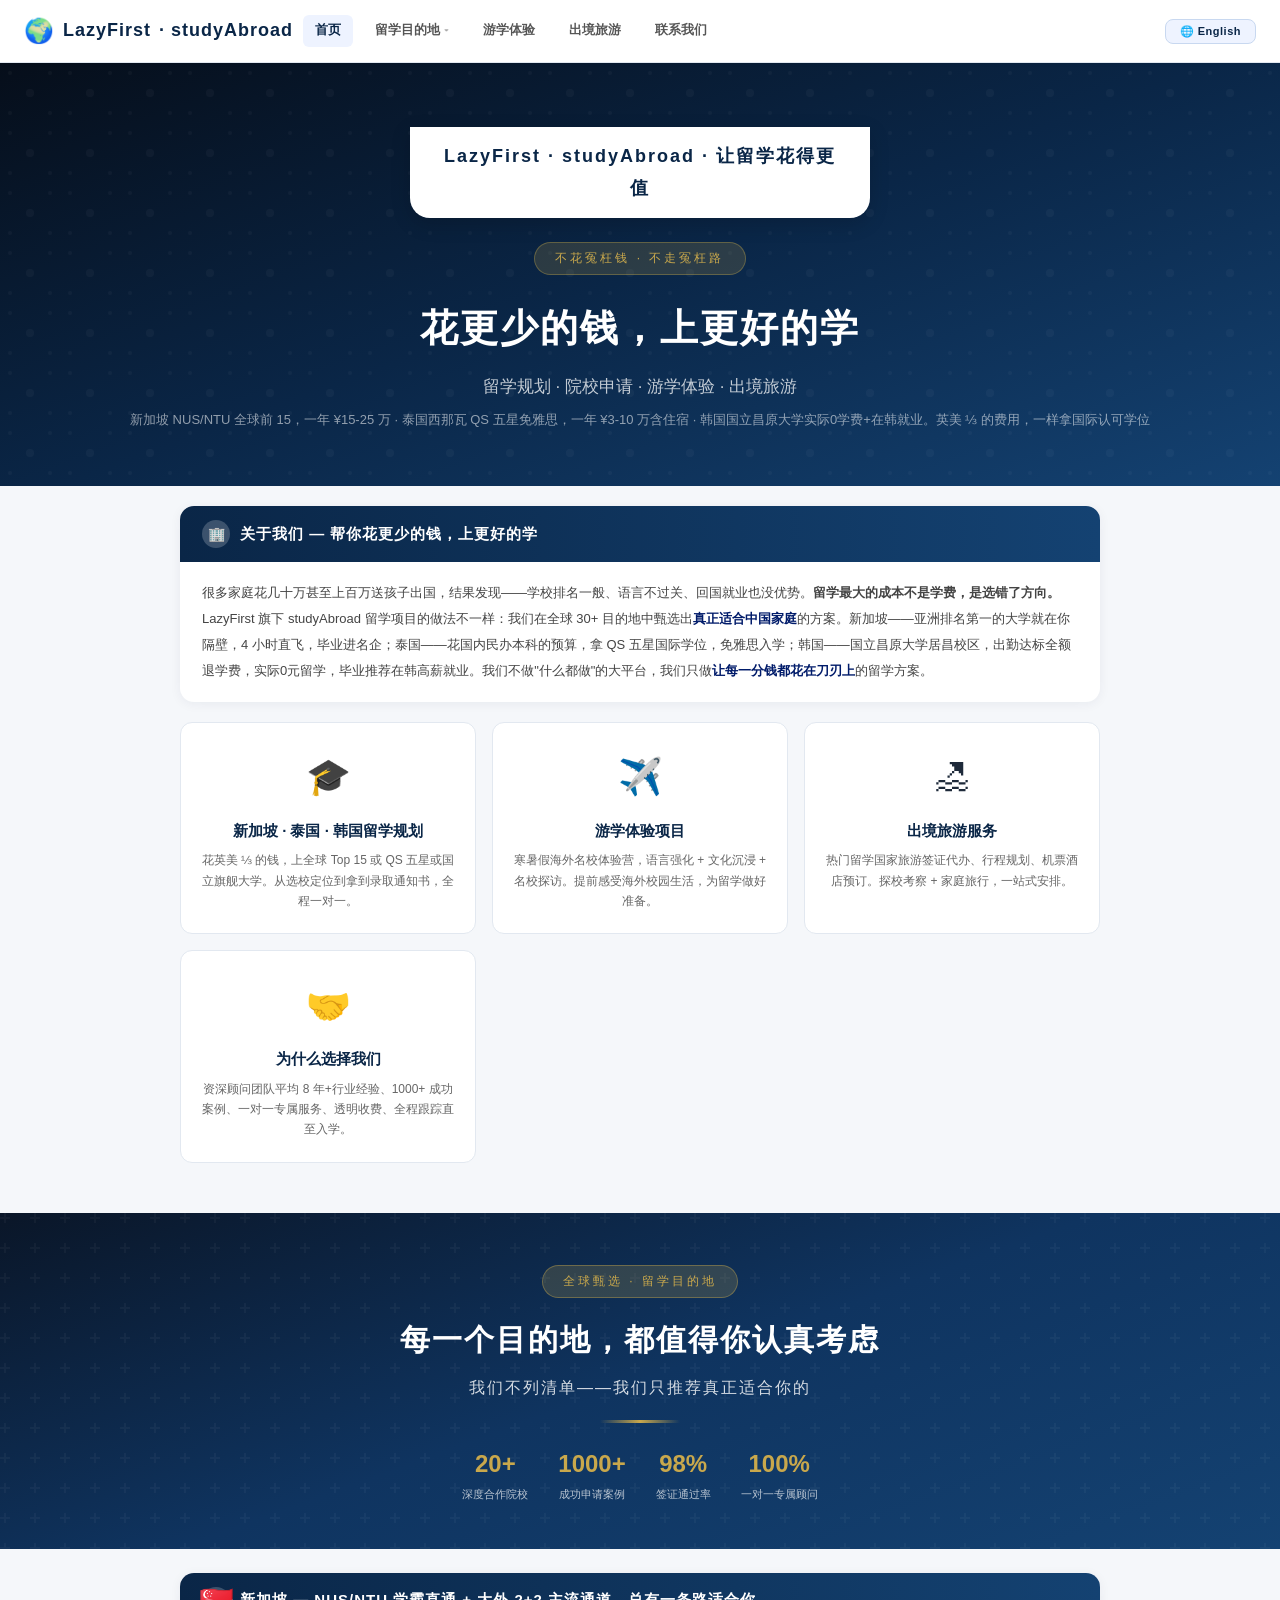
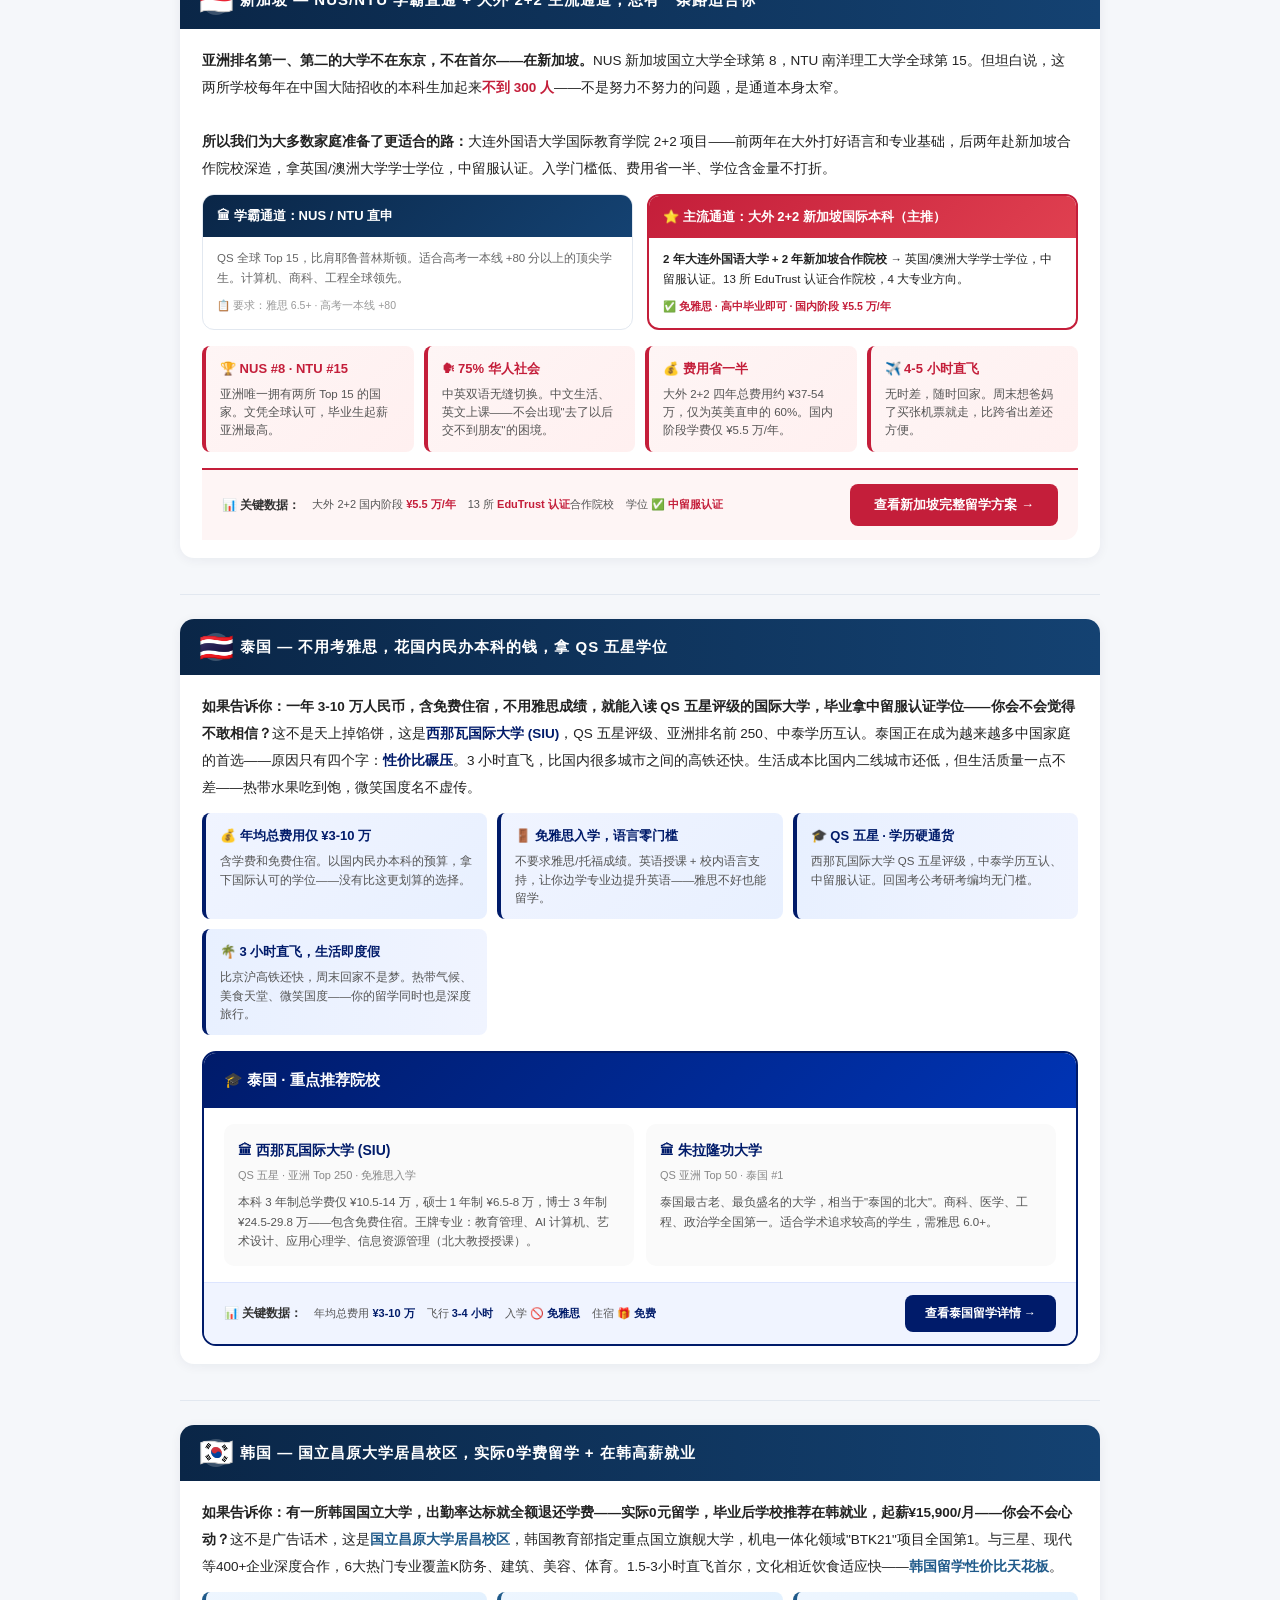
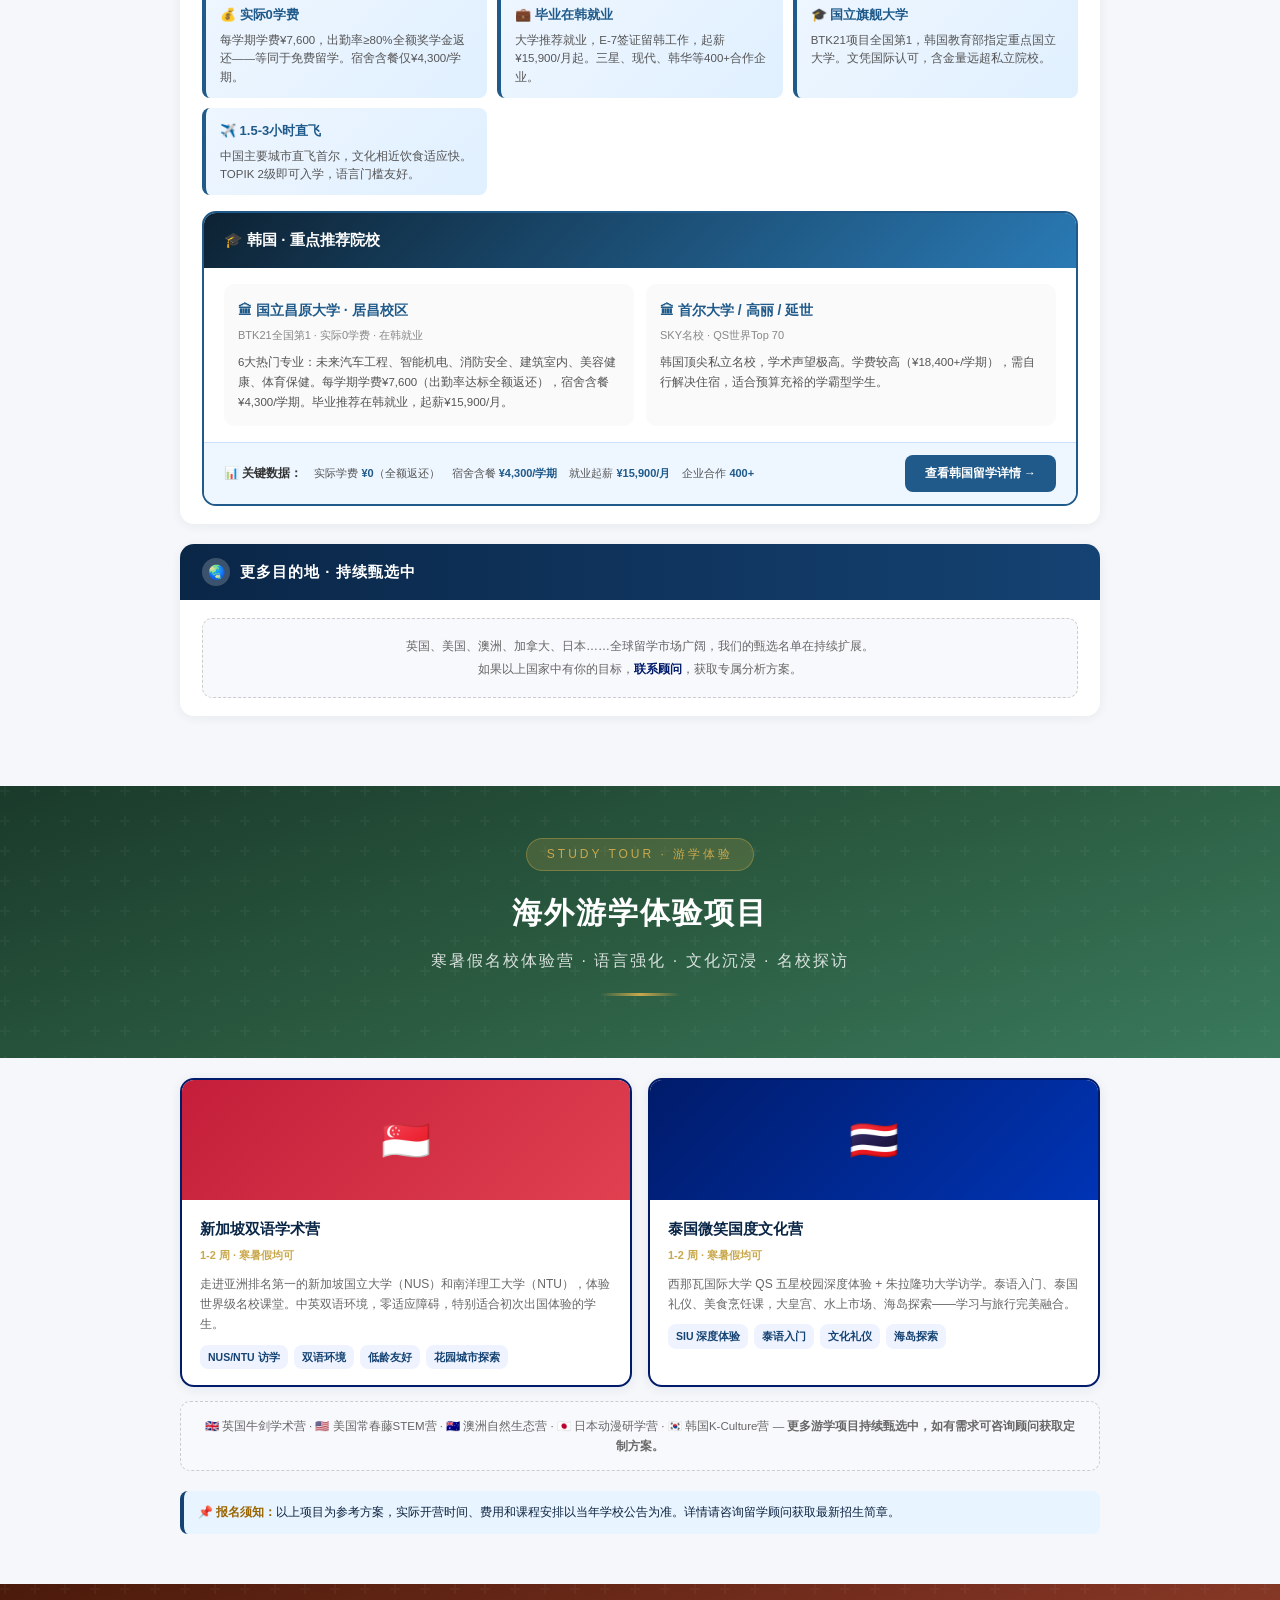
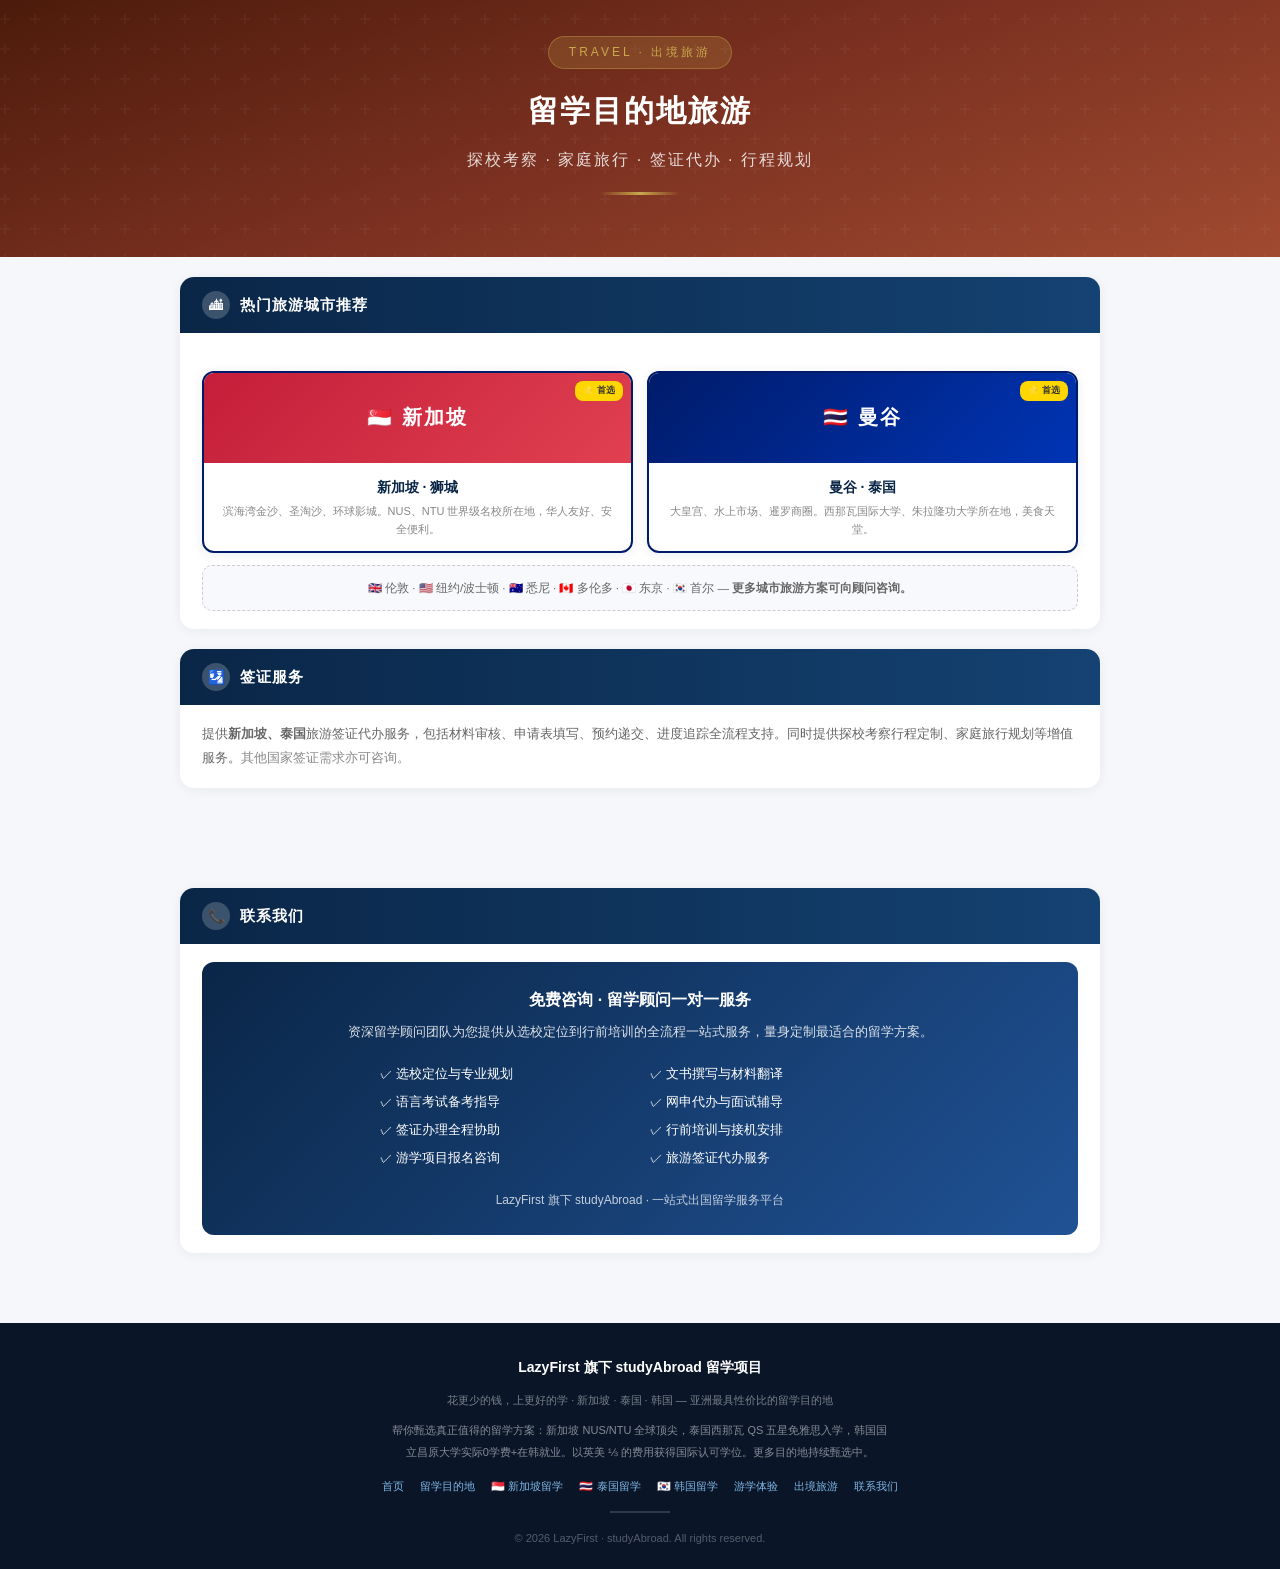
<file: index.html>
<!DOCTYPE html>
<html lang="zh-CN">
<head>
<meta charset="UTF-8">
<meta name="viewport" content="width=device-width,initial-scale=1.0">
<title>LazyFirst · studyAbroad — 花更少的钱，上更好的学 | 新加坡 · 泰国 · 韩国留学</title>
<meta name="description" content="LazyFirst 旗下 studyAbroad 留学项目，帮你花更少的钱上更好的学。新加坡 NUS/NTU 全球前 15，一年 ¥15-25 万；泰国西那瓦 QS 五星免雅思，一年 ¥3-10 万含住宿；韩国国立昌原大学实际0学费+在韩就业。留学规划、院校申请、游学体验一站式服务。">
<meta property="og:title" content="LazyFirst · studyAbroad — 花更少的钱，上更好的学">
<meta property="og:description" content="新加坡 NUS/NTU 全球顶尖，泰国西那瓦 QS 五星免雅思，韩国国立昌原大学0学费+就业。用英美 ⅓ 的费用，拿国际认可的学位。">
<meta property="og:type" content="website">
<link rel="stylesheet" href="css/style.css">
<style>
/* Inline styles specific to portal homepage */
.country-card{position:relative;}
.country-card.partner{border-color:#144272;border-width:2px;}
.country-card.partner .cc-tag{display:block;}
.school-card.disabled{opacity:.7;pointer-events:none;position:relative;}
.school-card.disabled .sc-img::after{content:"即将上线";position:absolute;top:50%;left:50%;transform:translate(-50%,-50%);background:rgba(0,0,0,.5);color:#fff;font-size:12px;padding:4px 14px;border-radius:10px;}
</style>
<script type="application/ld+json">
{
  "@context": "https://schema.org",
  "@type": "EducationalOrganization",
  "name": "LazyFirst 旗下 studyAbroad 一站式出国留学服务平台",
  "description": "帮你花更少的钱上更好的学。新加坡 NUS/NTU 全球顶尖，泰国西那瓦 QS 五星免雅思入学，韩国国立昌原大学实际0学费+在韩就业，留学规划院校申请游学体验一站式服务",
  "address": {"@type": "PostalAddress","addressCountry": "CN"}
}
</script>
</head>
<body>

<!-- ══ Brand Bar ══ -->
<div class="brand-bar">
  <a href="#home" class="brand-logo">
    <span class="logo-icon">🌍</span> <strong>LazyFirst</strong> · studyAbroad
  </a>
  <div class="brand-nav">
    <a href="#home" class="active"><span class="zh-text">首页</span><span class="en-text">Home</span></a>
    <div class="nav-dropdown">
      <a href="#destinations"><span class="zh-text">留学目的地</span><span class="en-text">Destinations</span></a>
      <div class="dropdown-menu">
        <a href="schools/sg.html">🇸🇬 <span class="zh-text">新加坡留学</span><span class="en-text">Singapore</span> <span style="font-size:10px;color:#e6a817;">⭐ 甄选</span></a>
        <a href="schools/th.html">🇹🇭 <span class="zh-text">泰国留学</span><span class="en-text">Thailand</span> <span style="font-size:10px;color:#e6a817;">⭐ 甄选</span></a>
        <a href="schools/kr.html">🇰🇷 <span class="zh-text">韩国留学</span><span class="en-text">Korea</span> <span style="font-size:10px;color:#e6a817;">⭐ 甄选</span></a>
      </div>
    </div>
    <a href="#tours"><span class="zh-text">游学体验</span><span class="en-text">Study Tours</span></a>
    <a href="#travel"><span class="zh-text">出境旅游</span><span class="en-text">Travel</span></a>
    <a href="#contact"><span class="zh-text">联系我们</span><span class="en-text">Contact</span></a>
  </div>
  <button class="brand-lang-btn" id="lang-toggle">🌐 English</button>
</div>

<!-- ═══ Chinese Panel (default) ═══ -->
<div class="panel" id="panel-zh" lang="zh-CN">

<!-- ══ #home — 首页 ══ -->
<div id="home-zh">
  <div class="hero-portal">
    <div class="hero-brand-bar">LazyFirst · studyAbroad · 让留学花得更值</div>
    <div class="hp-badge">不花冤枉钱 · 不走冤枉路</div>
    <h1>花更少的钱，上更好的学</h1>
    <div class="hp-sub">留学规划 · 院校申请 · 游学体验 · 出境旅游</div>
    <div class="hp-tagline">新加坡 NUS/NTU 全球前 15，一年 ¥15-25 万 · 泰国西那瓦 QS 五星免雅思，一年 ¥3-10 万含住宿 · 韩国国立昌原大学实际0学费+在韩就业。英美 ⅓ 的费用，一样拿国际认可学位</div>
  </div>

  <div class="container">
    <div class="section" style="margin-top:20px;">
      <div class="section-header"><div class="ic">🏢</div><h3>关于我们 — 帮你花更少的钱，上更好的学</h3></div>
      <div class="section-body">
        <p style="font-size:13px;color:#444;line-height:2;">很多家庭花几十万甚至上百万送孩子出国，结果发现——学校排名一般、语言不过关、回国就业也没优势。<strong>留学最大的成本不是学费，是选错了方向。</strong>LazyFirst 旗下 studyAbroad 留学项目的做法不一样：我们在全球 30+ 目的地中甄选出<strong style="color:#001b6a;">真正适合中国家庭</strong>的方案。新加坡——亚洲排名第一的大学就在你隔壁，4 小时直飞，毕业进名企；泰国——花国内民办本科的预算，拿 QS 五星国际学位，免雅思入学；韩国——国立昌原大学居昌校区，出勤达标全额退学费，实际0元留学，毕业推荐在韩高薪就业。我们不做"什么都做"的大平台，我们只做<strong style="color:#001b6a;">让每一分钱都花在刀刃上</strong>的留学方案。</p>
      </div>
    </div>

    <div class="co-grid">
      <div class="co-card">
        <div class="co-icon">🎓</div>
        <h4>新加坡 · 泰国 · 韩国留学规划</h4>
        <p>花英美 ⅓ 的钱，上全球 Top 15 或 QS 五星或国立旗舰大学。从选校定位到拿到录取通知书，全程一对一。</p>
      </div>
      <div class="co-card">
        <div class="co-icon">✈️</div>
        <h4>游学体验项目</h4>
        <p>寒暑假海外名校体验营，语言强化 + 文化沉浸 + 名校探访。提前感受海外校园生活，为留学做好准备。</p>
      </div>
      <div class="co-card">
        <div class="co-icon">🏖</div>
        <h4>出境旅游服务</h4>
        <p>热门留学国家旅游签证代办、行程规划、机票酒店预订。探校考察 + 家庭旅行，一站式安排。</p>
      </div>
      <div class="co-card">
        <div class="co-icon">🤝</div>
        <h4>为什么选择我们</h4>
        <p>资深顾问团队平均 8 年+行业经验、1000+ 成功案例、一对一专属服务、透明收费、全程跟踪直至入学。</p>
      </div>
    </div>
  </div>
</div>

<!-- ══ #destinations — 留学目的地 ══ -->
<div id="destinations-zh">
  <div class="cover" style="background:linear-gradient(160deg,#0a1628 0%,#0f3460 50%,#144272 100%);">
    <div class="cover-badge">全球甄选 · 留学目的地</div>
    <h1>每一个目的地，都值得你认真考虑</h1>
    <h2>我们不列清单——我们只推荐真正适合你的</h2>
    <div class="cover-divider"></div>
    <div class="cover-stats">
      <div class="s"><div class="n">20+</div><div class="l">深度合作院校</div></div>
      <div class="s"><div class="n">1000+</div><div class="l">成功申请案例</div></div>
      <div class="s"><div class="n">98%</div><div class="l">签证通过率</div></div>
      <div class="s"><div class="n">100%</div><div class="l">一对一专属顾问</div></div>
    </div>
  </div>

  <div class="container">

    <!-- ═══════ 🇸🇬 新加坡 ═══════ -->
    <div class="section" style="margin-top:24px;">
      <div class="section-header">
        <div class="ic" style="font-size:28px;">🇸🇬</div>
        <h3>新加坡 — NUS/NTU 学霸直通 + 大外 2+2 主流通道，总有一条路适合你</h3>
      </div>
      <div class="section-body">
        <!-- 销售话术 -->
        <p style="font-size:13.5px;color:#222;line-height:2;margin-bottom:12px;">
          <strong>亚洲排名第一、第二的大学不在东京，不在首尔——在新加坡。</strong>NUS 新加坡国立大学全球第 8，NTU 南洋理工大学全球第 15。但坦白说，这两所学校每年在中国大陆招收的本科生加起来<strong style="color:#c41e3a;">不到 300 人</strong>——不是努力不努力的问题，是通道本身太窄。<br><br>
          <strong>所以我们为大多数家庭准备了更适合的路：</strong>大连外国语大学国际教育学院 2+2 项目——前两年在大外打好语言和专业基础，后两年赴新加坡合作院校深造，拿英国/澳洲大学学士学位，中留服认证。入学门槛低、费用省一半、学位含金量不打折。
        </p>

        <!-- 两条路 -->
        <div style="display:grid;grid-template-columns:1fr 1fr;gap:14px;margin-bottom:16px;">
          <!-- 学霸通道 -->
          <div style="background:#fff;border:1px solid #e2e8f0;border-radius:12px;overflow:hidden;">
            <div style="background:linear-gradient(135deg,#0a2647,#144272);padding:10px 14px;color:#fff;font-size:13px;font-weight:700;">🏛 学霸通道：NUS / NTU 直申</div>
            <div style="padding:12px 14px;">
              <p style="font-size:11.5px;color:#666;line-height:1.7;margin:0;">QS 全球 Top 15，比肩耶鲁普林斯顿。适合高考一本线 +80 分以上的顶尖学生。计算机、商科、工程全球领先。</p>
              <div style="font-size:10.5px;color:#999;margin-top:8px;">📋 要求：雅思 6.5+ · 高考一本线 +80</div>
            </div>
          </div>
          <!-- 主流通道 -->
          <div style="background:#fff;border:2px solid #c41e3a;border-radius:12px;overflow:hidden;">
            <div style="background:linear-gradient(135deg,#c41e3a,#e04050);padding:10px 14px;color:#fff;font-size:13px;font-weight:700;">⭐ 主流通道：大外 2+2 新加坡国际本科（主推）</div>
            <div style="padding:12px 14px;">
              <p style="font-size:11.5px;color:#222;line-height:1.7;margin:0;"><strong>2 年大连外国语大学 + 2 年新加坡合作院校</strong> → 英国/澳洲大学学士学位，中留服认证。13 所 EduTrust 认证合作院校，4 大专业方向。</p>
              <div style="font-size:10.5px;color:#c41e3a;font-weight:700;margin-top:8px;">✅ 免雅思 · 高中毕业即可 · 国内阶段 ¥5.5 万/年</div>
            </div>
          </div>
        </div>

        <!-- 为什么新加坡 — 核心卖点 -->
        <div style="display:grid;grid-template-columns:repeat(auto-fit,minmax(200px,1fr));gap:10px;margin-bottom:0;">
          <div style="background:linear-gradient(135deg,#fef5f5,#fff0f0);border-left:4px solid #c41e3a;padding:12px 14px;border-radius:8px;">
            <div style="font-weight:700;font-size:13px;color:#c41e3a;margin-bottom:4px;">🏆 NUS #8 · NTU #15</div>
            <div style="font-size:11.5px;color:#555;line-height:1.6;">亚洲唯一拥有两所 Top 15 的国家。文凭全球认可，毕业生起薪亚洲最高。</div>
          </div>
          <div style="background:linear-gradient(135deg,#fef5f5,#fff0f0);border-left:4px solid #c41e3a;padding:12px 14px;border-radius:8px;">
            <div style="font-weight:700;font-size:13px;color:#c41e3a;margin-bottom:4px;">🗣 75% 华人社会</div>
            <div style="font-size:11.5px;color:#555;line-height:1.6;">中英双语无缝切换。中文生活、英文上课——不会出现"去了以后交不到朋友"的困境。</div>
          </div>
          <div style="background:linear-gradient(135deg,#fef5f5,#fff0f0);border-left:4px solid #c41e3a;padding:12px 14px;border-radius:8px;">
            <div style="font-weight:700;font-size:13px;color:#c41e3a;margin-bottom:4px;">💰 费用省一半</div>
            <div style="font-size:11.5px;color:#555;line-height:1.6;">大外 2+2 四年总费用约 ¥37-54 万，仅为英美直申的 60%。国内阶段学费仅 ¥5.5 万/年。</div>
          </div>
          <div style="background:linear-gradient(135deg,#fef5f5,#fff0f0);border-left:4px solid #c41e3a;padding:12px 14px;border-radius:8px;">
            <div style="font-weight:700;font-size:13px;color:#c41e3a;margin-bottom:4px;">✈️ 4-5 小时直飞</div>
            <div style="font-size:11.5px;color:#555;line-height:1.6;">无时差，随时回家。周末想爸妈了买张机票就走，比跨省出差还方便。</div>
          </div>
        </div>

        <!-- CTA -->
        <div style="background:#fef5f5;padding:14px 20px;border-top:2px solid #c41e3a;display:flex;align-items:center;flex-wrap:wrap;gap:12px;margin-top:16px;border-radius:0 0 14px 0;">
          <div style="font-size:12px;color:#333;font-weight:700;">📊 关键数据：</div>
          <div style="font-size:11px;color:#555;">大外 2+2 国内阶段 <strong style="color:#c41e3a;">¥5.5 万/年</strong></div>
          <div style="font-size:11px;color:#555;">13 所 <strong style="color:#c41e3a;">EduTrust 认证</strong>合作院校</div>
          <div style="font-size:11px;color:#555;">学位 <strong style="color:#c41e3a;">✅ 中留服认证</strong></div>
          <a href="schools/sg.html" style="margin-left:auto;background:#c41e3a;color:#fff;padding:10px 24px;border-radius:8px;text-decoration:none;font-size:13px;font-weight:700;">查看新加坡完整留学方案 →</a>
        </div>
      </div>
    </div>

    <div class="section-divider"></div>

    <!-- ═══════ 🇹🇭 泰国 ═══════ -->
    <div class="section" style="margin-top:20px;">
      <div class="section-header">
        <div class="ic" style="font-size:28px;">🇹🇭</div>
        <h3>泰国 — 不用考雅思，花国内民办本科的钱，拿 QS 五星学位</h3>
      </div>
      <div class="section-body">
        <!-- 销售话术 -->
        <p style="font-size:13.5px;color:#222;line-height:2;margin-bottom:12px;">
          <strong>如果告诉你：一年 3-10 万人民币，含免费住宿，不用雅思成绩，就能入读 QS 五星评级的国际大学，毕业拿中留服认证学位——你会不会觉得不敢相信？</strong>这不是天上掉馅饼，这是<strong style="color:#001b6a;">西那瓦国际大学 (SIU)</strong>，QS 五星评级、亚洲排名前 250、中泰学历互认。泰国正在成为越来越多中国家庭的首选——原因只有四个字：<strong style="color:#001b6a;">性价比碾压</strong>。3 小时直飞，比国内很多城市之间的高铁还快。生活成本比国内二线城市还低，但生活质量一点不差——热带水果吃到饱，微笑国度名不虚传。
        </p>

        <!-- 为什么泰国 — 核心卖点 -->
        <div style="display:grid;grid-template-columns:repeat(auto-fit,minmax(240px,1fr));gap:10px;margin-bottom:16px;">
          <div style="background:linear-gradient(135deg,#f0f4ff,#e8f0ff);border-left:4px solid #001b6a;padding:12px 14px;border-radius:8px;">
            <div style="font-weight:700;font-size:13px;color:#001b6a;margin-bottom:4px;">💰 年均总费用仅 ¥3-10 万</div>
            <div style="font-size:11.5px;color:#555;line-height:1.6;">含学费和免费住宿。以国内民办本科的预算，拿下国际认可的学位——没有比这更划算的选择。</div>
          </div>
          <div style="background:linear-gradient(135deg,#f0f4ff,#e8f0ff);border-left:4px solid #001b6a;padding:12px 14px;border-radius:8px;">
            <div style="font-weight:700;font-size:13px;color:#001b6a;margin-bottom:4px;">🚪 免雅思入学，语言零门槛</div>
            <div style="font-size:11.5px;color:#555;line-height:1.6;">不要求雅思/托福成绩。英语授课 + 校内语言支持，让你边学专业边提升英语——雅思不好也能留学。</div>
          </div>
          <div style="background:linear-gradient(269deg,#f0f4ff,#e8f0ff);border-left:4px solid #001b6a;padding:12px 14px;border-radius:8px;">
            <div style="font-weight:700;font-size:13px;color:#001b6a;margin-bottom:4px;">🎓 QS 五星 · 学历硬通货</div>
            <div style="font-size:11.5px;color:#555;line-height:1.6;">西那瓦国际大学 QS 五星评级，中泰学历互认、中留服认证。回国考公考研考编均无门槛。</div>
          </div>
          <div style="background:linear-gradient(269deg,#f0f4ff,#e8f0ff);border-left:4px solid #001b6a;padding:12px 14px;border-radius:8px;">
            <div style="font-weight:700;font-size:13px;color:#001b6a;margin-bottom:4px;">🌴 3 小时直飞，生活即度假</div>
            <div style="font-size:11.5px;color:#555;line-height:1.6;">比京沪高铁还快，周末回家不是梦。热带气候、美食天堂、微笑国度——你的留学同时也是深度旅行。</div>
          </div>
        </div>

        <!-- 推荐项目 -->
        <div style="background:#fff;border:2px solid #001b6a;border-radius:14px;overflow:hidden;">
          <div style="background:linear-gradient(135deg,#001b6a,#0034b5);padding:14px 20px;color:#fff;font-size:15px;font-weight:700;">🎓 泰国 · 重点推荐院校</div>
          <div style="padding:16px 20px;display:grid;grid-template-columns:repeat(auto-fit,minmax(260px,1fr));gap:12px;">
            <div style="background:#fafafa;border-radius:10px;padding:14px;">
              <div style="font-weight:700;font-size:14px;color:#001b6a;">🏛 西那瓦国际大学 (SIU)</div>
              <div style="font-size:11px;color:#888;margin:4px 0;">QS 五星 · 亚洲 Top 250 · 免雅思入学</div>
              <p style="font-size:11.5px;color:#555;line-height:1.7;margin:8px 0 0;">本科 3 年制总学费仅 ¥10.5-14 万，硕士 1 年制 ¥6.5-8 万，博士 3 年制 ¥24.5-29.8 万——包含免费住宿。王牌专业：教育管理、AI 计算机、艺术设计、应用心理学、信息资源管理（北大教授授课）。</p>
            </div>
            <div style="background:#fafafa;border-radius:10px;padding:14px;">
              <div style="font-weight:700;font-size:14px;color:#001b6a;">🏛 朱拉隆功大学</div>
              <div style="font-size:11px;color:#888;margin:4px 0;">QS 亚洲 Top 50 · 泰国 #1</div>
              <p style="font-size:11.5px;color:#555;line-height:1.7;margin:8px 0 0;">泰国最古老、最负盛名的大学，相当于"泰国的北大"。商科、医学、工程、政治学全国第一。适合学术追求较高的学生，需雅思 6.0+。</p>
            </div>
          </div>
          <div style="background:#f0f4ff;padding:12px 20px;border-top:1px solid #dde5ff;display:flex;align-items:center;flex-wrap:wrap;gap:12px;">
            <div style="font-size:12px;color:#333;font-weight:700;">📊 关键数据：</div>
            <div style="font-size:11px;color:#555;">年均总费用 <strong style="color:#001b6a;">¥3-10 万</strong></div>
            <div style="font-size:11px;color:#555;">飞行 <strong style="color:#001b6a;">3-4 小时</strong></div>
            <div style="font-size:11px;color:#555;">入学 <strong style="color:#001b6a;">🚫 免雅思</strong></div>
            <div style="font-size:11px;color:#555;">住宿 <strong style="color:#001b6a;">🎁 免费</strong></div>
            <a href="schools/th.html" style="margin-left:auto;background:#001b6a;color:#fff;padding:8px 20px;border-radius:8px;text-decoration:none;font-size:12px;font-weight:700;">查看泰国留学详情 →</a>
          </div>
        </div>
      </div>
    </div>

    <div class="section-divider"></div>

    <!-- ═══════ 🇰🇷 韩国 ═══════ -->
    <div class="section" style="margin-top:20px;">
      <div class="section-header">
        <div class="ic" style="font-size:28px;">🇰🇷</div>
        <h3>韩国 — 国立昌原大学居昌校区，实际0学费留学 + 在韩高薪就业</h3>
      </div>
      <div class="section-body">
        <!-- 销售话术 -->
        <p style="font-size:13.5px;color:#222;line-height:2;margin-bottom:12px;">
          <strong>如果告诉你：有一所韩国国立大学，出勤率达标就全额退还学费——实际0元留学，毕业后学校推荐在韩就业，起薪¥15,900/月——你会不会心动？</strong>这不是广告话术，这是<strong style="color:#1f5a8a;">国立昌原大学居昌校区</strong>，韩国教育部指定重点国立旗舰大学，机电一体化领域"BTK21"项目全国第1。与三星、现代等400+企业深度合作，6大热门专业覆盖K防务、建筑、美容、体育。1.5-3小时直飞首尔，文化相近饮食适应快——<strong style="color:#1f5a8a;">韩国留学性价比天花板</strong>。
        </p>

        <!-- 为什么韩国 — 核心卖点 -->
        <div style="display:grid;grid-template-columns:repeat(auto-fit,minmax(240px,1fr));gap:10px;margin-bottom:16px;">
          <div style="background:linear-gradient(135deg,#eef6ff,#e0f0ff);border-left:4px solid #1f5a8a;padding:12px 14px;border-radius:8px;">
            <div style="font-weight:700;font-size:13px;color:#1f5a8a;margin-bottom:4px;">💰 实际0学费</div>
            <div style="font-size:11.5px;color:#555;line-height:1.6;">每学期学费¥7,600，出勤率≥80%全额奖学金返还——等同于免费留学。宿舍含餐仅¥4,300/学期。</div>
          </div>
          <div style="background:linear-gradient(135deg,#eef6ff,#e0f0ff);border-left:4px solid #1f5a8a;padding:12px 14px;border-radius:8px;">
            <div style="font-weight:700;font-size:13px;color:#1f5a8a;margin-bottom:4px;">💼 毕业在韩就业</div>
            <div style="font-size:11.5px;color:#555;line-height:1.6;">大学推荐就业，E-7签证留韩工作，起薪¥15,900/月起。三星、现代、韩华等400+合作企业。</div>
          </div>
          <div style="background:linear-gradient(135deg,#eef6ff,#e0f0ff);border-left:4px solid #1f5a8a;padding:12px 14px;border-radius:8px;">
            <div style="font-weight:700;font-size:13px;color:#1f5a8a;margin-bottom:4px;">🎓 国立旗舰大学</div>
            <div style="font-size:11.5px;color:#555;line-height:1.6;">BTK21项目全国第1，韩国教育部指定重点国立大学。文凭国际认可，含金量远超私立院校。</div>
          </div>
          <div style="background:linear-gradient(135deg,#eef6ff,#e0f0ff);border-left:4px solid #1f5a8a;padding:12px 14px;border-radius:8px;">
            <div style="font-weight:700;font-size:13px;color:#1f5a8a;margin-bottom:4px;">✈️ 1.5-3小时直飞</div>
            <div style="font-size:11.5px;color:#555;line-height:1.6;">中国主要城市直飞首尔，文化相近饮食适应快。TOPIK 2级即可入学，语言门槛友好。</div>
          </div>
        </div>

        <!-- 推荐项目 -->
        <div style="background:#fff;border:2px solid #1f5a8a;border-radius:14px;overflow:hidden;">
          <div style="background:linear-gradient(135deg,#0d2233,#2a7ab5);padding:14px 20px;color:#fff;font-size:15px;font-weight:700;">🎓 韩国 · 重点推荐院校</div>
          <div style="padding:16px 20px;display:grid;grid-template-columns:repeat(auto-fit,minmax(260px,1fr));gap:12px;">
            <div style="background:#fafafa;border-radius:10px;padding:14px;">
              <div style="font-weight:700;font-size:14px;color:#1f5a8a;">🏛 国立昌原大学 · 居昌校区</div>
              <div style="font-size:11px;color:#888;margin:4px 0;">BTK21全国第1 · 实际0学费 · 在韩就业</div>
              <p style="font-size:11.5px;color:#555;line-height:1.7;margin:8px 0 0;">6大热门专业：未来汽车工程、智能机电、消防安全、建筑室内、美容健康、体育保健。每学期学费¥7,600（出勤率达标全额返还），宿舍含餐¥4,300/学期。毕业推荐在韩就业，起薪¥15,900/月。</p>
            </div>
            <div style="background:#fafafa;border-radius:10px;padding:14px;">
              <div style="font-weight:700;font-size:14px;color:#1f5a8a;">🏛 首尔大学 / 高丽 / 延世</div>
              <div style="font-size:11px;color:#888;margin:4px 0;">SKY名校 · QS世界Top 70</div>
              <p style="font-size:11.5px;color:#555;line-height:1.7;margin:8px 0 0;">韩国顶尖私立名校，学术声望极高。学费较高（¥18,400+/学期），需自行解决住宿，适合预算充裕的学霸型学生。</p>
            </div>
          </div>
          <div style="background:#eef6ff;padding:12px 20px;border-top:1px solid #cce0ff;display:flex;align-items:center;flex-wrap:wrap;gap:12px;">
            <div style="font-size:12px;color:#333;font-weight:700;">📊 关键数据：</div>
            <div style="font-size:11px;color:#555;">实际学费 <strong style="color:#1f5a8a;">¥0</strong>（全额返还）</div>
            <div style="font-size:11px;color:#555;">宿舍含餐 <strong style="color:#1f5a8a;">¥4,300/学期</strong></div>
            <div style="font-size:11px;color:#555;">就业起薪 <strong style="color:#1f5a8a;">¥15,900/月</strong></div>
            <div style="font-size:11px;color:#555;">企业合作 <strong style="color:#1f5a8a;">400+</strong></div>
            <a href="schools/kr.html" style="margin-left:auto;background:#1f5a8a;color:#fff;padding:8px 20px;border-radius:8px;text-decoration:none;font-size:12px;font-weight:700;">查看韩国留学详情 →</a>
          </div>
        </div>
      </div>
    </div>

    <!-- ══ 更多目的地 ══ -->
    <div class="section" style="margin-top:16px;">
      <div class="section-header"><div class="ic">🌏</div><h3>更多目的地 · 持续甄选中</h3></div>
      <div class="section-body">
        <div style="background:#f8f9fc;border:1px dashed #ccc;border-radius:10px;padding:16px 20px;text-align:center;">
          <p style="font-size:12px;color:#666;line-height:1.9;margin:0;">
            英国、美国、澳洲、加拿大、日本……全球留学市场广阔，我们的甄选名单在持续扩展。<br>如果以上国家中有你的目标，<strong style="color:#001b6a;">联系顾问</strong>，获取专属分析方案。
          </p>
        </div>
      </div>
    </div>
  </div>
</div>

<!-- ══ #tours — 游学体验 ══ -->
<div id="tours-zh">
  <div class="cover" style="background:linear-gradient(160deg,#1a3a2a 0%,#2a5a40 50%,#3a7a5c 100%);">
    <div class="cover-badge">STUDY TOUR · 游学体验</div>
    <h1>海外游学体验项目</h1>
    <h2>寒暑假名校体验营 · 语言强化 · 文化沉浸 · 名校探访</h2>
    <div class="cover-divider"></div>
  </div>

  <div class="container">
    <div class="tour-grid">
      <div class="tour-card" style="border:2px solid #001b6a;position:relative;">
        <div style="position:absolute;top:10px;right:10px;background:#ffd700;color:#333;padding:2px 10px;border-radius:10px;font-size:10px;font-weight:700;">⭐ 热推</div>
        <div class="tc-img" style="background:linear-gradient(135deg,#c41e3a,#e04050);">🇸🇬</div>
        <div class="tc-body">
          <h4>新加坡双语学术营</h4>
          <div class="tc-dur">1-2 周 · 寒暑假均可</div>
          <p>走进亚洲排名第一的新加坡国立大学（NUS）和南洋理工大学（NTU），体验世界级名校课堂。中英双语环境，零适应障碍，特别适合初次出国体验的学生。</p>
          <div class="tc-tags"><span>NUS/NTU 访学</span><span>双语环境</span><span>低龄友好</span><span>花园城市探索</span></div>
        </div>
      </div>
      <div class="tour-card" style="border:2px solid #001b6a;position:relative;">
        <div style="position:absolute;top:10px;right:10px;background:#ffd700;color:#333;padding:2px 10px;border-radius:10px;font-size:10px;font-weight:700;">⭐ 热推</div>
        <div class="tc-img" style="background:linear-gradient(135deg,#001b6a,#0034b5);">🇹🇭</div>
        <div class="tc-body">
          <h4>泰国微笑国度文化营</h4>
          <div class="tc-dur">1-2 周 · 寒暑假均可</div>
          <p>西那瓦国际大学 QS 五星校园深度体验 + 朱拉隆功大学访学。泰语入门、泰国礼仪、美食烹饪课，大皇宫、水上市场、海岛探索——学习与旅行完美融合。</p>
          <div class="tc-tags"><span>SIU 深度体验</span><span>泰语入门</span><span>文化礼仪</span><span>海岛探索</span></div>
        </div>
      </div>
    </div>

    <div style="margin-top:14px;background:#f8f9fc;border:1px dashed #ccc;border-radius:10px;padding:14px 18px;font-size:11.5px;color:#666;text-align:center;">
      🇬🇧 英国牛剑学术营 · 🇺🇸 美国常春藤STEM营 · 🇦🇺 澳洲自然生态营 · 🇯🇵 日本动漫研学营 · 🇰🇷 韩国K-Culture营 — <strong>更多游学项目持续甄选中，如有需求可咨询顾问获取定制方案。</strong>
    </div>
    <div class="alert alert-info" style="margin-top:20px;">
      <strong>📌 报名须知：</strong>以上项目为参考方案，实际开营时间、费用和课程安排以当年学校公告为准。详情请咨询留学顾问获取最新招生简章。
    </div>
  </div>
</div>

<!-- ══ #travel — 出境旅游 ══ -->
<div id="travel-zh">
  <div class="cover" style="background:linear-gradient(160deg,#4a1a0a 0%,#7a3020 50%,#a04a30 100%);">
    <div class="cover-badge">TRAVEL · 出境旅游</div>
    <h1>留学目的地旅游</h1>
    <h2>探校考察 · 家庭旅行 · 签证代办 · 行程规划</h2>
    <div class="cover-divider"></div>
  </div>

  <div class="container">
    <div class="section" style="margin-top:20px;">
      <div class="section-header"><div class="ic">🏙</div><h3>热门旅游城市推荐</h3></div>
      <div class="section-body">
        <div class="city-grid" style="grid-template-columns:repeat(auto-fit,minmax(280px,1fr));">
          <div class="city-card" style="border:2px solid #001b6a;position:relative;">
            <div style="position:absolute;top:8px;right:8px;background:#ffd700;color:#333;padding:2px 8px;border-radius:8px;font-size:9px;font-weight:700;z-index:1;">⭐ 首选</div>
            <div class="cc-head" style="background:linear-gradient(135deg,#c41e3a,#e04050);">🇸🇬 新加坡</div>
            <div class="cc-body"><div class="cc-name">新加坡 · 狮城</div><div class="cc-desc">滨海湾金沙、圣淘沙、环球影城。NUS、NTU 世界级名校所在地，华人友好、安全便利。</div></div>
          </div>
          <div class="city-card" style="border:2px solid #001b6a;position:relative;">
            <div style="position:absolute;top:8px;right:8px;background:#ffd700;color:#333;padding:2px 8px;border-radius:8px;font-size:9px;font-weight:700;z-index:1;">⭐ 首选</div>
            <div class="cc-head" style="background:linear-gradient(135deg,#001b6a,#0034b5);">🇹🇭 曼谷</div>
            <div class="cc-body"><div class="cc-name">曼谷 · 泰国</div><div class="cc-desc">大皇宫、水上市场、暹罗商圈。西那瓦国际大学、朱拉隆功大学所在地，美食天堂。</div></div>
          </div>
        </div>
        <div style="margin-top:12px;background:#f8f9fc;border:1px dashed #ccc;border-radius:10px;padding:12px 16px;font-size:11.5px;color:#666;text-align:center;">
          🇬🇧 伦敦 · 🇺🇸 纽约/波士顿 · 🇦🇺 悉尼 · 🇨🇦 多伦多 · 🇯🇵 东京 · 🇰🇷 首尔 — <strong>更多城市旅游方案可向顾问咨询。</strong>
        </div>
      </div>
    </div>

    <div class="section" style="margin-top:20px;">
      <div class="section-header"><div class="ic">🛂</div><h3>签证服务</h3></div>
      <div class="section-body">
        <p style="font-size:12.5px;color:#666;line-height:1.9;">提供<strong>新加坡、泰国</strong>旅游签证代办服务，包括材料审核、申请表填写、预约递交、进度追踪全流程支持。同时提供探校考察行程定制、家庭旅行规划等增值服务。<span style="color:#888;">其他国家签证需求亦可咨询。</span></p>
      </div>
    </div>
  </div>
</div>

<!-- ══ #contact — 联系我们 ══ -->
<div id="contact-zh">
  <div class="container" style="margin-top:30px;">
    <div class="section">
      <div class="section-header"><div class="ic">📞</div><h3>联系我们</h3></div>
      <div class="section-body">
        <div class="agent-box">
          <h4>免费咨询 · 留学顾问一对一服务</h4>
          <p style="margin-bottom:20px;">资深留学顾问团队为您提供从选校定位到行前培训的全流程一站式服务，量身定制最适合的留学方案。</p>
          <div style="display:grid;grid-template-columns:1fr 1fr;gap:6px 20px;font-size:12.5px;margin-bottom:20px;text-align:left;max-width:520px;margin-left:auto;margin-right:auto;">
            <div>✓ 选校定位与专业规划</div><div>✓ 文书撰写与材料翻译</div>
            <div>✓ 语言考试备考指导</div><div>✓ 网申代办与面试辅导</div>
            <div>✓ 签证办理全程协助</div><div>✓ 行前培训与接机安排</div>
            <div>✓ 游学项目报名咨询</div><div>✓ 旅游签证代办服务</div>
          </div>
          <p style="font-size:12px;opacity:.75;">LazyFirst 旗下 studyAbroad · 一站式出国留学服务平台</p>
        </div>
      </div>
    </div>
  </div>
</div>

</div><!-- /panel-zh -->

<!-- ═══ English Panel ═══ -->
<div class="panel" id="panel-en" lang="en">

<!-- ══ #home-en — Home ══ -->
<div id="home-en">
  <div class="hero-portal">
    <div class="hero-brand-bar">LazyFirst · studyAbroad · Smarter Investment in Education</div>
    <div class="hp-badge">No Waste. No Detours.</div>
    <h1>Better Schools. Less Money.</h1>
    <div class="hp-sub">Study Planning · University Applications · Study Tours · Travel</div>
    <div class="hp-tagline">Singapore NUS/NTU Global Top 15, ¥150-250K/year · Thailand SIU QS 5-Star, No IELTS, ¥30-100K/year incl. housing · Korea GNU, ¥0 tuition + employment in Korea. Internationally recognized degrees at ⅓ the cost of UK/US</div>
  </div>

  <div class="container">
    <div class="section" style="margin-top:20px;">
      <div class="section-header"><div class="ic">🏢</div><h3>About Us — Better Schools, Less Money</h3></div>
      <div class="section-body">
        <p style="font-size:13px;color:#444;line-height:2;">Too many families spend hundreds of thousands on study abroad — only to end up at a mediocre school, struggling with language, with no career advantage back home. <strong>The biggest cost of studying abroad isn't tuition — it's picking the wrong path.</strong> LazyFirst's studyAbroad program does things differently. We've evaluated 30+ global destinations and hand-picked the ones that <strong style="color:#001b6a;">truly deliver for Chinese families</strong>. Singapore — Asia's #1 university is right next door, 4-hour flight, straight into top companies. Thailand — get a QS 5-Star international degree at the cost of a Chinese private college, zero language test required. Korea — Changwon National University, full tuition refund with 80% attendance, zero-cost study abroad with guaranteed employment in Korea. We're not a "do-everything" platform. We're the platform that makes <strong style="color:#001b6a;">every yuan count</strong>.</p>
      </div>
    </div>

    <div class="co-grid">
      <div class="co-card"><div class="co-icon">🎓</div><h4>Singapore · Thailand · Korea Planning</h4><p>Top 15 global, QS 5-Star, or national flagship universities at ⅓ the cost of UK/US. From school selection to offer letters — one-on-one, start to finish.</p></div>
      <div class="co-card"><div class="co-icon">✈️</div><h4>Study Tour Programs</h4><p>Summer/winter camps at world-class universities. Language immersion + cultural experience + campus tours to preview your future.</p></div>
      <div class="co-card"><div class="co-icon">🏖</div><h4>Travel Services</h4><p>Visa assistance, itinerary planning, flight & hotel booking for popular study destinations. Campus visits + family trips combined.</p></div>
      <div class="co-card"><div class="co-icon">🤝</div><h4>Why Choose Us</h4><p>8+ years average counselor experience, 1000+ successful cases, one-on-one dedicated service, transparent pricing, full tracking until enrollment.</p></div>
    </div>
  </div>
</div>

<!-- ══ #destinations-en ══ -->
<div id="destinations-en">
  <div class="cover" style="background:linear-gradient(160deg,#0a1628 0%,#0f3460 50%,#144272 100%);">
    <div class="cover-badge">Globally Curated · Destinations</div>
    <h1>Every Destination Deserves Your Attention</h1>
    <h2>We don't list — we recommend what truly fits you</h2>
    <div class="cover-divider"></div>
    <div class="cover-stats">
      <div class="s"><div class="n">20+</div><div class="l">Partner Schools</div></div>
      <div class="s"><div class="n">1000+</div><div class="l">Success Cases</div></div>
      <div class="s"><div class="n">98%</div><div class="l">Visa Approval</div></div>
      <div class="s"><div class="n">100%</div><div class="l">1-on-1 Counseling</div></div>
    </div>
  </div>

  <div class="container">

    <!-- ═══════ 🇸🇬 Singapore ═══════ -->
    <div class="section" style="margin-top:24px;">
      <div class="section-header">
        <div class="ic" style="font-size:28px;">🇸🇬</div>
        <h3>Singapore — NUS/NTU for Top Students + DLUFL 2+2 for Everyone Else</h3>
      </div>
      <div class="section-body">
        <p style="font-size:13.5px;color:#222;line-height:2;margin-bottom:12px;">
          <strong>Asia's #1 and #2 universities — both in Singapore.</strong> NUS ranks #8 globally, NTU #15. But here's the honest truth: these two schools admit fewer than <strong style="color:#c41e3a;">300 Chinese undergraduates combined</strong> each year. It's not about effort — the pathway is simply too narrow.<br><br>
          <strong>That's why we built a smarter route for the other 99%:</strong> Dalian University of Foreign Languages (DLUFL) 2+2 International Program. Two years at DLUFL building your language and academic foundation, then two years at an EduTrust-certified partner institution in Singapore. Graduate with a UK or Australian university degree, fully recognized by China's CSCSE. Lower entry barrier, half the cost, same degree recognition.
        </p>

        <!-- Two paths -->
        <div style="display:grid;grid-template-columns:1fr 1fr;gap:14px;margin-bottom:16px;">
          <div style="background:#fff;border:1px solid #e2e8f0;border-radius:12px;overflow:hidden;">
            <div style="background:linear-gradient(135deg,#0a2647,#144272);padding:10px 14px;color:#fff;font-size:13px;font-weight:700;">🏛 Elite Track: NUS / NTU Direct</div>
            <div style="padding:12px 14px;">
              <p style="font-size:11.5px;color:#666;line-height:1.7;margin:0;">QS Global Top 15, rivaling Yale and Princeton. For top-tier students scoring 80+ above the first-tier cutoff. Computing, business, engineering at the highest level.</p>
              <div style="font-size:10.5px;color:#999;margin-top:8px;">📋 Requires: IELTS 6.5+ · Gaokao 80+ above Tier 1</div>
            </div>
          </div>
          <div style="background:#fff;border:2px solid #c41e3a;border-radius:12px;overflow:hidden;">
            <div style="background:linear-gradient(135deg,#c41e3a,#e04050);padding:10px 14px;color:#fff;font-size:13px;font-weight:700;">⭐ Mainstream Track: DLUFL 2+2 Program (Featured)</div>
            <div style="padding:12px 14px;">
              <p style="font-size:11.5px;color:#222;line-height:1.7;margin:0;"><strong>2 yrs DLUFL + 2 yrs Singapore partner</strong> → UK/Australian bachelor's degree, CSCSE certified. 13 EduTrust partner schools, 4 major fields.</p>
              <div style="font-size:10.5px;color:#c41e3a;font-weight:700;margin-top:8px;">✅ No IELTS · High school diploma · ¥55K/yr in China</div>
            </div>
          </div>
        </div>

        <div style="display:grid;grid-template-columns:repeat(auto-fit,minmax(200px,1fr));gap:10px;margin-bottom:0;">
          <div style="background:linear-gradient(135deg,#fef5f5,#fff0f0);border-left:4px solid #c41e3a;padding:12px 14px;border-radius:8px;">
            <div style="font-weight:700;font-size:13px;color:#c41e3a;margin-bottom:4px;">🏆 NUS #8 · NTU #15</div>
            <div style="font-size:11.5px;color:#555;line-height:1.6;">The only Asian country with two Top 15 universities. Degrees recognized worldwide with Asia's highest starting salaries.</div>
          </div>
          <div style="background:linear-gradient(135deg,#fef5f5,#fff0f0);border-left:4px solid #c41e3a;padding:12px 14px;border-radius:8px;">
            <div style="font-weight:700;font-size:13px;color:#c41e3a;margin-bottom:4px;">🗣 75% Chinese society</div>
            <div style="font-size:11.5px;color:#555;line-height:1.6;">Bilingual lifestyle — Chinese for daily life, English for class. Zero language barrier, zero culture shock.</div>
          </div>
          <div style="background:linear-gradient(135deg,#fef5f5,#fff0f0);border-left:4px solid #c41e3a;padding:12px 14px;border-radius:8px;">
            <div style="font-weight:700;font-size:13px;color:#c41e3a;margin-bottom:4px;">💰 Half the cost</div>
            <div style="font-size:11.5px;color:#555;line-height:1.6;">DLUFL 2+2 total 4-year cost ~¥370-540K vs ¥600K-1M for direct UK/US. China phase: just ¥55K/yr tuition.</div>
          </div>
          <div style="background:linear-gradient(135deg,#fef5f5,#fff0f0);border-left:4px solid #c41e3a;padding:12px 14px;border-radius:8px;">
            <div style="font-weight:700;font-size:13px;color:#c41e3a;margin-bottom:4px;">✈️ 4-5 hrs direct flight</div>
            <div style="font-size:11.5px;color:#555;line-height:1.6;">No jet lag. Fly home for the weekend. Parents can visit anytime — closer than many domestic business trips.</div>
          </div>
        </div>

        <div style="background:#fef5f5;padding:14px 20px;border-top:2px solid #c41e3a;display:flex;align-items:center;flex-wrap:wrap;gap:12px;margin-top:16px;border-radius:0 0 14px 0;">
          <div style="font-size:12px;color:#333;font-weight:700;">📊 At a Glance:</div>
          <div style="font-size:11px;color:#555;">DLUFL Phase <strong style="color:#c41e3a;">¥55K/yr</strong></div>
          <div style="font-size:11px;color:#555;">13 <strong style="color:#c41e3a;">EduTrust Partner</strong> Schools</div>
          <div style="font-size:11px;color:#555;">Degree <strong style="color:#c41e3a;">✅ CSCSE Certified</strong></div>
          <a href="schools/sg.html" style="margin-left:auto;background:#c41e3a;color:#fff;padding:10px 24px;border-radius:8px;text-decoration:none;font-size:13px;font-weight:700;">Explore Singapore →</a>
        </div>
      </div>
    </div>

    <div class="section-divider"></div>

    <!-- ═══════ 🇹🇭 Thailand ═══════ -->
    <div class="section" style="margin-top:20px;">
      <div class="section-header">
        <div class="ic" style="font-size:28px;">🇹🇭</div>
        <h3>Thailand — A QS 5-Star Degree at the Cost of a Domestic Private University</h3>
      </div>
      <div class="section-body">
        <p style="font-size:13.5px;color:#222;line-height:2;margin-bottom:12px;">
          <strong>What if we told you: ¥30-100K per year — including free accommodation — no IELTS required — and you graduate with a QS 5-Star rated, CSCSE-certified international degree?</strong> This isn't wishful thinking. It's <strong style="color:#001b6a;">Shinawatra International University (SIU)</strong> — QS 5-Star rated, Top 250 in Asia, with mutual degree recognition between China and Thailand. Thailand is winning over more Chinese families every year, and the reason is four words: <strong style="color:#001b6a;">unbeatable value for money</strong>. 3-hour direct flight — faster than most high-speed train routes within China. Living costs lower than a Chinese second-tier city, but quality of life? Tropical fruit all year round, and the Land of Smiles lives up to its name.
        </p>

        <div style="display:grid;grid-template-columns:repeat(auto-fit,minmax(240px,1fr));gap:10px;margin-bottom:16px;">
          <div style="background:linear-gradient(135deg,#f0f4ff,#e8f0ff);border-left:4px solid #001b6a;padding:12px 14px;border-radius:8px;">
            <div style="font-weight:700;font-size:13px;color:#001b6a;margin-bottom:4px;">💰 ¥30-100K/year all-in</div>
            <div style="font-size:11.5px;color:#555;line-height:1.6;">Tuition + free housing included. An internationally recognized degree for the budget of a Chinese private college — no better deal exists.</div>
          </div>
          <div style="background:linear-gradient(135deg,#f0f4ff,#e8f0ff);border-left:4px solid #001b6a;padding:12px 14px;border-radius:8px;">
            <div style="font-weight:700;font-size:13px;color:#001b6a;margin-bottom:4px;">🚪 No IELTS. No TOEFL.</div>
            <div style="font-size:11.5px;color:#555;line-height:1.6;">Zero language test requirements. English-taught programs with on-campus language support — bad at exams? You can still study abroad.</div>
          </div>
          <div style="background:linear-gradient(269deg,#f0f4ff,#e8f0ff);border-left:4px solid #001b6a;padding:12px 14px;border-radius:8px;">
            <div style="font-weight:700;font-size:13px;color:#001b6a;margin-bottom:4px;">🎓 QS 5-Star · Fully recognized</div>
            <div style="font-size:11.5px;color:#555;line-height:1.6;">SIU holds QS 5-Star rating. CSCSE-certified degrees mean no barriers for civil service exams or postgraduate studies back home.</div>
          </div>
          <div style="background:linear-gradient(269deg,#f0f4ff,#e8f0ff);border-left:4px solid #001b6a;padding:12px 14px;border-radius:8px;">
            <div style="font-weight:700;font-size:13px;color:#001b6a;margin-bottom:4px;">🌴 3-hour flight, life in paradise</div>
            <div style="font-size:11.5px;color:#555;line-height:1.6;">Closer than a Beijing-Shanghai train. Tropical climate, food paradise, the Land of Smiles — your degree doubles as a life experience.</div>
          </div>
        </div>

        <div style="background:#fff;border:2px solid #001b6a;border-radius:14px;overflow:hidden;">
          <div style="background:linear-gradient(135deg,#001b6a,#0034b5);padding:14px 20px;color:#fff;font-size:15px;font-weight:700;">🎓 Thailand · Featured Schools</div>
          <div style="padding:16px 20px;display:grid;grid-template-columns:repeat(auto-fit,minmax(260px,1fr));gap:12px;">
            <div style="background:#fafafa;border-radius:10px;padding:14px;">
              <div style="font-weight:700;font-size:14px;color:#001b6a;">🏛 Shinawatra International University (SIU)</div>
              <div style="font-size:11px;color:#888;margin:4px 0;">QS 5-Star · Top 250 Asia · No IELTS Required</div>
              <p style="font-size:11.5px;color:#555;line-height:1.7;margin:8px 0 0;">3-year bachelor: ¥105-140K total. 1-year master: ¥65-80K total. 3-year PhD: ¥245-298K total — all with free accommodation. Signature programs: Education Management, AI & Computing, Art & Design, Applied Psychology, Information Resource Management (taught by Peking University professors).</p>
            </div>
            <div style="background:#fafafa;border-radius:10px;padding:14px;">
              <div style="font-weight:700;font-size:14px;color:#001b6a;">🏛 Chulalongkorn University</div>
              <div style="font-size:11px;color:#888;margin:4px 0;">QS Asia Top 50 · Thailand #1</div>
              <p style="font-size:11.5px;color:#555;line-height:1.7;margin:8px 0 0;">Thailand's oldest and most prestigious — the "Peking University of Thailand." Top-ranked in business, medicine, engineering, and political science. Best for academically driven students; IELTS 6.0+ required.</p>
            </div>
          </div>
          <div style="background:#f0f4ff;padding:12px 20px;border-top:1px solid #dde5ff;display:flex;align-items:center;flex-wrap:wrap;gap:12px;">
            <div style="font-size:12px;color:#333;font-weight:700;">📊 At a Glance:</div>
            <div style="font-size:11px;color:#555;">Annual Cost <strong style="color:#001b6a;">¥30-100K</strong></div>
            <div style="font-size:11px;color:#555;">Flight <strong style="color:#001b6a;">3-4 hrs</strong></div>
            <div style="font-size:11px;color:#555;">Entry <strong style="color:#001b6a;">🚫 No IELTS</strong></div>
            <div style="font-size:11px;color:#555;">Housing <strong style="color:#001b6a;">🎁 Free</strong></div>
            <a href="schools/th.html" style="margin-left:auto;background:#001b6a;color:#fff;padding:8px 20px;border-radius:8px;text-decoration:none;font-size:12px;font-weight:700;">Explore Thailand →</a>
          </div>
        </div>
      </div>
    </div>

    <div class="section-divider"></div>

    <!-- ═══════ 🇰🇷 Korea ═══════ -->
    <div class="section" style="margin-top:20px;">
      <div class="section-header">
        <div class="ic" style="font-size:28px;">🇰🇷</div>
        <h3>Korea — Changwon National University: Zero Tuition + Employment in Korea</h3>
      </div>
      <div class="section-body">
        <p style="font-size:13.5px;color:#222;line-height:2;margin-bottom:12px;">
          <strong>What if we told you: a Korean national university that refunds 100% of tuition when you hit 80% attendance — zero-cost study abroad — with guaranteed job placement in Korea starting at ¥15,900/month?</strong> This isn't a sales pitch. It's <strong style="color:#1f5a8a;">Changwon National University, Geochang Campus</strong> — a Korean Ministry of Education designated flagship national university, ranked #1 nationwide in mechatronics under the "BTK21" program. Deep partnerships with 400+ companies including Samsung and Hyundai. 6 high-demand majors spanning K-Defense, Architecture, Beauty, and Sports. 1.5-3 hour direct flight from China — <strong style="color:#1f5a8a;">the ultimate value-for-money in Korean study abroad</strong>.
        </p>

        <div style="display:grid;grid-template-columns:repeat(auto-fit,minmax(240px,1fr));gap:10px;margin-bottom:16px;">
          <div style="background:linear-gradient(135deg,#eef6ff,#e0f0ff);border-left:4px solid #1f5a8a;padding:12px 14px;border-radius:8px;">
            <div style="font-weight:700;font-size:13px;color:#1f5a8a;margin-bottom:4px;">💰 Zero Tuition</div>
            <div style="font-size:11.5px;color:#555;line-height:1.6;">Tuition ¥7,600/semester — 100% refunded as scholarship with ≥80% attendance. Dormitory with meals only ¥4,300/semester.</div>
          </div>
          <div style="background:linear-gradient(135deg,#eef6ff,#e0f0ff);border-left:4px solid #1f5a8a;padding:12px 14px;border-radius:8px;">
            <div style="font-weight:700;font-size:13px;color:#1f5a8a;margin-bottom:4px;">💼 Job in Korea</div>
            <div style="font-size:11.5px;color:#555;line-height:1.6;">University-recommended employment, E-7 visa to work in Korea, starting salary ¥15,900+/month. Samsung, Hyundai, Hanwha among 400+ partners.</div>
          </div>
          <div style="background:linear-gradient(135deg,#eef6ff,#e0f0ff);border-left:4px solid #1f5a8a;padding:12px 14px;border-radius:8px;">
            <div style="font-weight:700;font-size:13px;color:#1f5a8a;margin-bottom:4px;">🎓 National Flagship</div>
            <div style="font-size:11.5px;color:#555;line-height:1.6;">BTK21 #1 nationwide, Ministry of Education designated key national university. Internationally recognized degree, far exceeding private institutions.</div>
          </div>
          <div style="background:linear-gradient(135deg,#eef6ff,#e0f0ff);border-left:4px solid #1f5a8a;padding:12px 14px;border-radius:8px;">
            <div style="font-weight:700;font-size:13px;color:#1f5a8a;margin-bottom:4px;">✈️ 1.5-3 hr direct flight</div>
            <div style="font-size:11.5px;color:#555;line-height:1.6;">Direct flights from major Chinese cities to Seoul. Similar culture, easy food adaptation. TOPIK Level 2 entry — friendly language barrier.</div>
          </div>
        </div>

        <div style="background:#fff;border:2px solid #1f5a8a;border-radius:14px;overflow:hidden;">
          <div style="background:linear-gradient(135deg,#0d2233,#2a7ab5);padding:14px 20px;color:#fff;font-size:15px;font-weight:700;">🎓 Korea · Featured Schools</div>
          <div style="padding:16px 20px;display:grid;grid-template-columns:repeat(auto-fit,minmax(260px,1fr));gap:12px;">
            <div style="background:#fafafa;border-radius:10px;padding:14px;">
              <div style="font-weight:700;font-size:14px;color:#1f5a8a;">🏛 Changwon National University · Geochang</div>
              <div style="font-size:11px;color:#888;margin:4px 0;">BTK21 #1 · Zero Tuition · Employment in Korea</div>
              <p style="font-size:11.5px;color:#555;line-height:1.7;margin:8px 0 0;">6 high-demand majors: Future Automotive, Smart Mechatronics, Fire Safety, Architecture & Interior, Beauty & Health, Sports & Health. Tuition ¥7,600/semester (100% refunded with attendance), dormitory with meals ¥4,300/semester. Graduate employment in Korea from ¥15,900/month.</p>
            </div>
            <div style="background:#fafafa;border-radius:10px;padding:14px;">
              <div style="font-weight:700;font-size:14px;color:#1f5a8a;">🏛 SNU / Korea / Yonsei</div>
              <div style="font-size:11px;color:#888;margin:4px 0;">SKY Universities · QS World Top 70</div>
              <p style="font-size:11.5px;color:#555;line-height:1.7;margin:8px 0 0;">Korea's top private universities, highest academic prestige. Higher tuition (¥18,400+/semester), self-arranged housing — best for well-funded top students.</p>
            </div>
          </div>
          <div style="background:#eef6ff;padding:12px 20px;border-top:1px solid #cce0ff;display:flex;align-items:center;flex-wrap:wrap;gap:12px;">
            <div style="font-size:12px;color:#333;font-weight:700;">📊 At a Glance:</div>
            <div style="font-size:11px;color:#555;">Tuition <strong style="color:#1f5a8a;">¥0</strong> (full refund)</div>
            <div style="font-size:11px;color:#555;">Dorm+Meals <strong style="color:#1f5a8a;">¥4,300/sem</strong></div>
            <div style="font-size:11px;color:#555;">Starting Salary <strong style="color:#1f5a8a;">¥15,900/mo</strong></div>
            <div style="font-size:11px;color:#555;">Partners <strong style="color:#1f5a8a;">400+</strong></div>
            <a href="schools/kr.html" style="margin-left:auto;background:#1f5a8a;color:#fff;padding:8px 20px;border-radius:8px;text-decoration:none;font-size:12px;font-weight:700;">Explore Korea →</a>
          </div>
        </div>
      </div>
    </div>

    <div class="section" style="margin-top:16px;">
      <div class="section-header"><div class="ic">🌏</div><h3>More Destinations · Always Curating</h3></div>
      <div class="section-body">
        <div style="background:#f8f9fc;border:1px dashed #ccc;border-radius:10px;padding:16px 20px;text-align:center;">
          <p style="font-size:12px;color:#666;line-height:1.9;margin:0;">
            UK, US, Australia, Canada, Japan… the global landscape is vast, and our curated list keeps growing.<br>If one of these is your target, <strong style="color:#001b6a;">talk to a counselor</strong> for a personalized analysis.
          </p>
        </div>
      </div>
    </div>
  </div>
</div>

<!-- ══ #tours-en ══ -->
<div id="tours-en">
  <div class="cover" style="background:linear-gradient(160deg,#1a3a2a 0%,#2a5a40 50%,#3a7a5c 100%);">
    <div class="cover-badge">STUDY TOUR · Programs</div>
    <h1>Study Tour Programs</h1>
    <h2>Summer & Winter Camps · Language Immersion · Cultural Experience</h2>
    <div class="cover-divider"></div>
  </div>

  <div class="container">
    <div class="tour-grid">
      <div class="tour-card" style="border:2px solid #001b6a;position:relative;">
        <div style="position:absolute;top:10px;right:10px;background:#ffd700;color:#333;padding:2px 10px;border-radius:10px;font-size:10px;font-weight:700;">⭐ Featured</div>
        <div class="tc-img" style="background:linear-gradient(135deg,#c41e3a,#e04050);">🇸🇬</div>
        <div class="tc-body"><h4>Singapore Bilingual Academic Camp</h4><div class="tc-dur">1-2 Weeks · Summer & Winter</div><p>Step into Asia's #1 NUS and NTU. World-class campus experience with zero language barrier — perfect for first-time study-abroad explorers.</p><div class="tc-tags"><span>NUS/NTU Visit</span><span>Bilingual</span><span>Junior-Friendly</span><span>Garden City</span></div></div>
      </div>
      <div class="tour-card" style="border:2px solid #001b6a;position:relative;">
        <div style="position:absolute;top:10px;right:10px;background:#ffd700;color:#333;padding:2px 10px;border-radius:10px;font-size:10px;font-weight:700;">⭐ Featured</div>
        <div class="tc-img" style="background:linear-gradient(135deg,#001b6a,#0034b5);">🇹🇭</div>
        <div class="tc-body"><h4>Thailand Land of Smiles Camp</h4><div class="tc-dur">1-2 Weeks · Summer & Winter</div><p>SIU QS 5-Star campus immersion + Chulalongkorn University visit. Thai basics, cultural etiquette, cooking class, Grand Palace, floating market & island adventure.</p><div class="tc-tags"><span>SIU Immersion</span><span>Thai Basics</span><span>Culture</span><span>Island Tour</span></div></div>
      </div>
    </div>

    <div style="margin-top:14px;background:#f8f9fc;border:1px dashed #ccc;border-radius:10px;padding:14px 18px;font-size:11.5px;color:#666;text-align:center;">
      🇬🇧 Oxbridge Academic Camp · 🇺🇸 Ivy League STEM Explorer · 🇦🇺 Australia Nature Camp · 🇯🇵 Japan Anime Tour · 🇰🇷 K-Culture Camp — <strong>More programs being curated. Contact us for customized plans.</strong>
    </div>
    <div class="alert alert-info" style="margin-top:20px;">
      <strong>📌 Note:</strong> Programs above are for reference. Actual dates, fees, and curricula are subject to annual announcements. Contact our counselors for the latest brochures.
    </div>
  </div>
</div>

<!-- ══ #travel-en ══ -->
<div id="travel-en">
  <div class="cover" style="background:linear-gradient(160deg,#4a1a0a 0%,#7a3020 50%,#a04a30 100%);">
    <div class="cover-badge">TRAVEL · Destinations</div>
    <h1>Travel to Study Destinations</h1>
    <h2>Campus Visits · Family Trips · Visa Services · Itinerary Planning</h2>
    <div class="cover-divider"></div>
  </div>

  <div class="container">
    <div class="section" style="margin-top:20px;">
      <div class="section-header"><div class="ic">🏙</div><h3>Popular Cities</h3></div>
      <div class="section-body">
        <div class="city-grid" style="grid-template-columns:repeat(auto-fit,minmax(280px,1fr));">
          <div class="city-card" style="border:2px solid #001b6a;position:relative;">
            <div style="position:absolute;top:8px;right:8px;background:#ffd700;color:#333;padding:2px 8px;border-radius:8px;font-size:9px;font-weight:700;z-index:1;">⭐ Top Pick</div>
            <div class="cc-head" style="background:linear-gradient(135deg,#c41e3a,#e04050);">🇸🇬 Singapore</div>
            <div class="cc-body"><div class="cc-name">Singapore</div><div class="cc-desc">Marina Bay Sands, Sentosa, Universal Studios. Home to NUS & NTU — safe, Chinese-friendly.</div></div>
          </div>
          <div class="city-card" style="border:2px solid #001b6a;position:relative;">
            <div style="position:absolute;top:8px;right:8px;background:#ffd700;color:#333;padding:2px 8px;border-radius:8px;font-size:9px;font-weight:700;z-index:1;">⭐ Top Pick</div>
            <div class="cc-head" style="background:linear-gradient(135deg,#001b6a,#0034b5);">🇹🇭 Bangkok</div>
            <div class="cc-body"><div class="cc-name">Bangkok · Thailand</div><div class="cc-desc">Grand Palace, floating markets, Siam. Home to SIU & Chulalongkorn — food paradise.</div></div>
          </div>
        </div>
        <div style="margin-top:12px;background:#f8f9fc;border:1px dashed #ccc;border-radius:10px;padding:12px 16px;font-size:11.5px;color:#666;text-align:center;">
          🇬🇧 London · 🇺🇸 New York/Boston · 🇦🇺 Sydney · 🇨🇦 Toronto · 🇯🇵 Tokyo · 🇰🇷 Seoul — <strong>More city guides available upon request.</strong>
        </div>
      </div>
    </div>

    <div class="section" style="margin-top:20px;">
      <div class="section-header"><div class="ic">🛂</div><h3>Visa Services</h3></div>
      <div class="section-body">
        <p style="font-size:12.5px;color:#666;line-height:1.9;">Full travel visa assistance for <strong>Singapore and Thailand</strong> — document review, application form, appointment booking, status tracking. Plus customized campus visit itineraries and family travel planning. <span style="color:#888;">Other destination visas also available upon request.</span></p>
      </div>
    </div>
  </div>
</div>

<!-- ══ #contact-en ══ -->
<div id="contact-en">
  <div class="container" style="margin-top:30px;">
    <div class="section">
      <div class="section-header"><div class="ic">📞</div><h3>Contact Us</h3></div>
      <div class="section-body">
        <div class="agent-box">
          <h4>Free Consultation · One-on-One Counselor Service</h4>
          <p style="margin-bottom:20px;">Our experienced team provides end-to-end support from school selection to pre-departure training, with personalized study abroad plans.</p>
          <div style="display:grid;grid-template-columns:1fr 1fr;gap:6px 20px;font-size:12.5px;margin-bottom:20px;text-align:left;max-width:520px;margin-left:auto;margin-right:auto;">
            <div>✓ School & Major Planning</div><div>✓ Essay Writing & Translation</div>
            <div>✓ Language Test Prep</div><div>✓ Application & Interview Coaching</div>
            <div>✓ Visa Full Assistance</div><div>✓ Pre-departure & Airport Pickup</div>
            <div>✓ Study Tour Registration</div><div>✓ Travel Visa Service</div>
          </div>
          <p style="font-size:12px;opacity:.75;">LazyFirst · studyAbroad — Your One-Stop Study Abroad Platform</p>
        </div>
      </div>
    </div>
  </div>
</div>

</div><!-- /panel-en -->

<!-- ══ Footer ══ -->
<footer>
  <div class="ft-company">LazyFirst 旗下 studyAbroad 留学项目</div>
  <div class="ft-reg">花更少的钱，上更好的学 · 新加坡 · 泰国 · 韩国 — 亚洲最具性价比的留学目的地</div>
  <div class="ft-address">帮你甄选真正值得的留学方案：新加坡 NUS/NTU 全球顶尖，泰国西那瓦 QS 五星免雅思入学，韩国国立昌原大学实际0学费+在韩就业。以英美 ⅓ 的费用获得国际认可学位。更多目的地持续甄选中。</div>
  <div class="ft-links">
    <a href="#home">首页</a>
    <a href="#destinations">留学目的地</a>
    <a href="schools/sg.html">🇸🇬 新加坡留学</a>
    <a href="schools/th.html">🇹🇭 泰国留学</a>
    <a href="schools/kr.html">🇰🇷 韩国留学</a>
    <a href="#tours">游学体验</a>
    <a href="#travel">出境旅游</a>
    <a href="#contact">联系我们</a>
  </div>
  <div class="ft-divider"></div>
  <div class="ft-copy">&copy; 2026 LazyFirst · studyAbroad. All rights reserved.</div>
</footer>

<script src="js/main.js"></script>
</body>
</html>
</file>
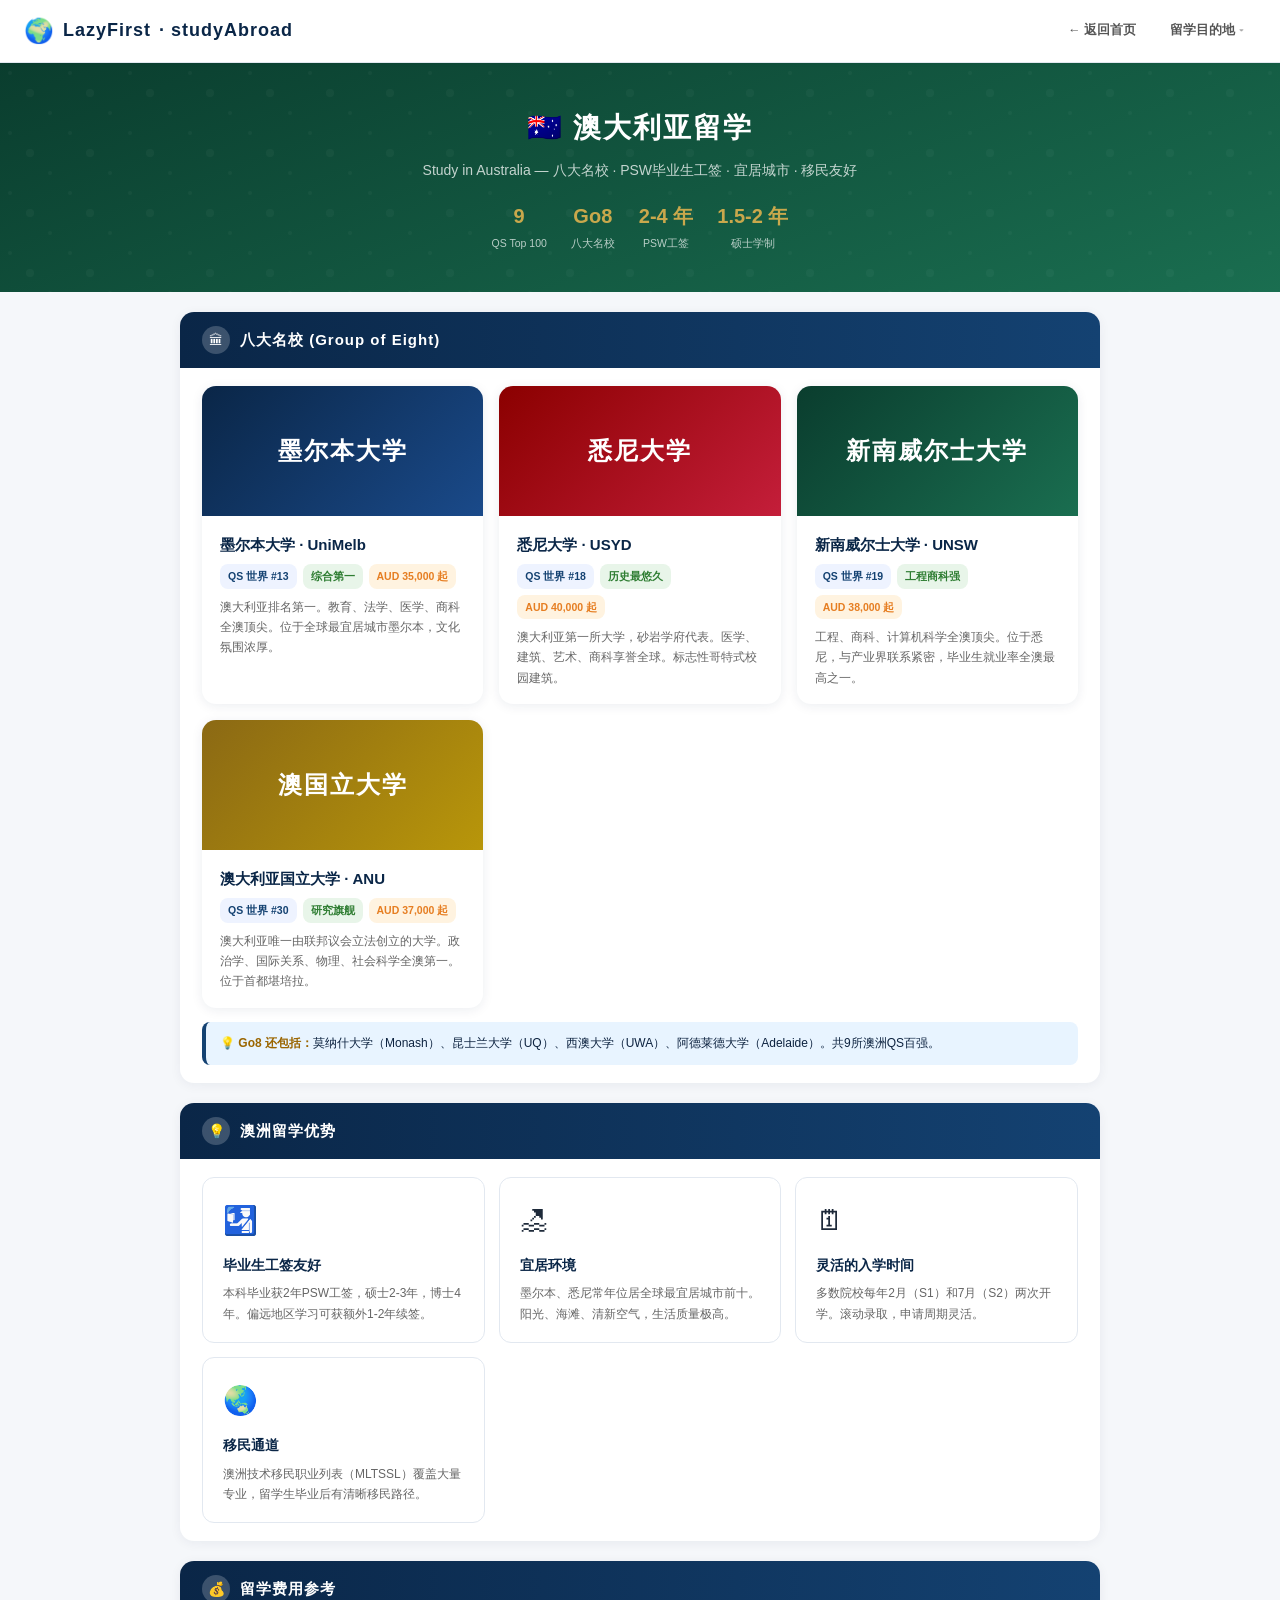
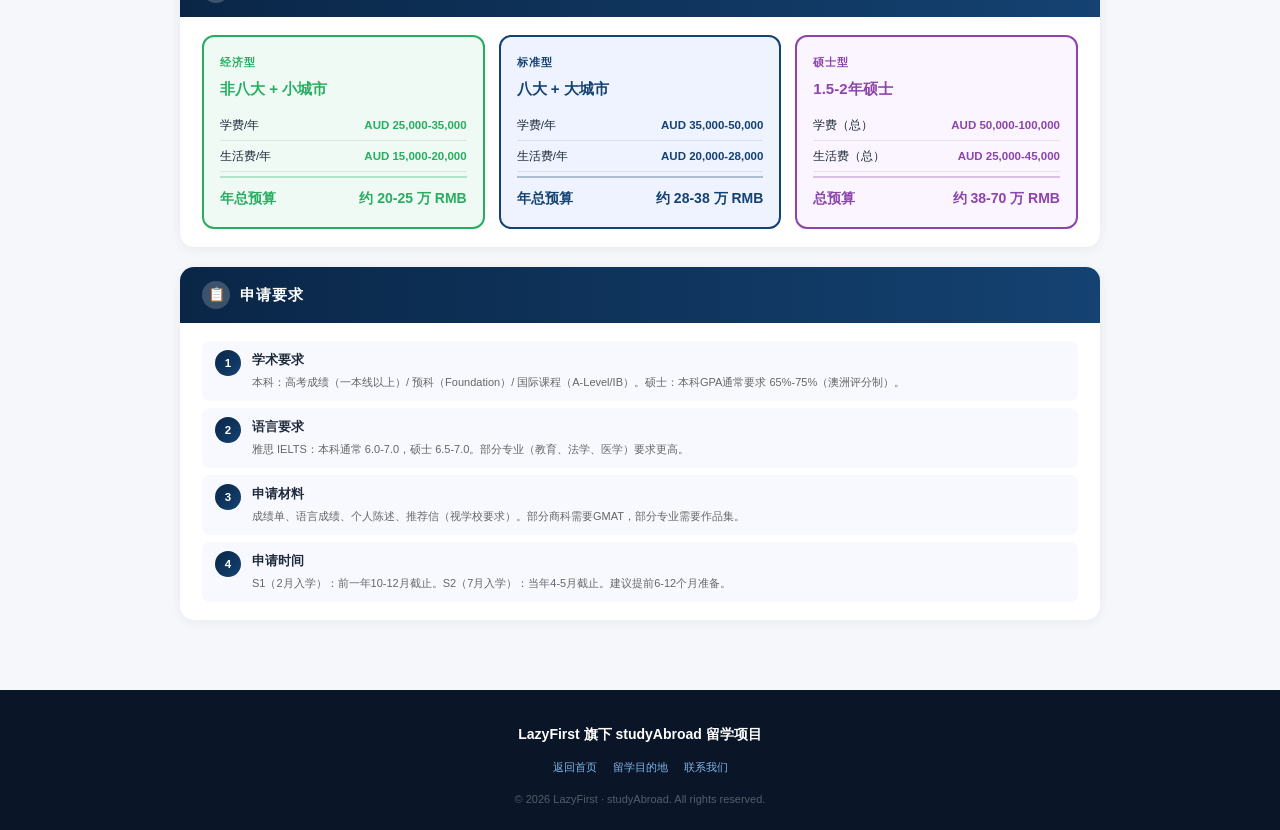
<file: schools/au.html>
<!DOCTYPE html>
<html lang="zh-CN">
<head>
<meta charset="UTF-8">
<meta name="viewport" content="width=device-width,initial-scale=1.0">
<title>澳大利亚留学 — LazyFirst · studyAbroad | 八大名校 · 工签友好 · 宜居环境</title>
<meta name="description" content="澳大利亚留学一站式申请：八大名校（Go8），PSW毕业生工签，宜居城市，宽松移民政策。本科、硕士全覆盖。">
<meta property="og:title" content="澳大利亚留学 — LazyFirst · studyAbroad">
<link rel="stylesheet" href="../css/style.css">
</head>
<body>

<div class="brand-bar">
  <a href="../index.html" class="brand-logo"><span class="logo-icon">🌍</span> <strong>LazyFirst</strong> · studyAbroad</a>
  <div class="brand-nav">
    <a href="../index.html">← 返回首页</a>
    <div class="nav-dropdown">
      <a href="#">留学目的地</a>
      <div class="dropdown-menu">
        <a href="sg.html">🇸🇬 新加坡留学</a>
        <a href="th.html">🇹🇭 泰国留学</a>
        <a href="kr.html">🇰🇷 韩国留学</a>
      </div>
    </div>
  </div>
</div>

<div class="school-banner" style="background:linear-gradient(160deg,#0a3d2e,#1a6e50);">
  <h1>🇦🇺 澳大利亚留学</h1>
  <div class="sb-sub">Study in Australia — 八大名校 · PSW毕业生工签 · 宜居城市 · 移民友好</div>
  <div class="sb-stats">
    <div class="st"><div class="st-num">9</div><div class="st-label">QS Top 100</div></div>
    <div class="st"><div class="st-num">Go8</div><div class="st-label">八大名校</div></div>
    <div class="st"><div class="st-num">2-4 年</div><div class="st-label">PSW工签</div></div>
    <div class="st"><div class="st-num">1.5-2 年</div><div class="st-label">硕士学制</div></div>
  </div>
</div>

<div class="container">
  <div class="section" style="margin-top:20px;">
    <div class="section-header"><div class="ic">🏛</div><h3>八大名校 (Group of Eight)</h3></div>
    <div class="section-body">
      <div class="school-grid">
        <div class="school-card"><div class="sc-img" style="background:linear-gradient(135deg,#0a2647,#1a4a8a);">墨尔本大学</div><div class="sc-body"><h4>墨尔本大学 · UniMelb</h4><div class="sc-tags"><span class="tag-rank">QS 世界 #13</span><span class="tag-major">综合第一</span><span class="tag-fee">AUD 35,000 起</span></div><div class="sc-info">澳大利亚排名第一。教育、法学、医学、商科全澳顶尖。位于全球最宜居城市墨尔本，文化氛围浓厚。</div></div></div>
        <div class="school-card"><div class="sc-img" style="background:linear-gradient(135deg,#8b0000,#c41e3a);">悉尼大学</div><div class="sc-body"><h4>悉尼大学 · USYD</h4><div class="sc-tags"><span class="tag-rank">QS 世界 #18</span><span class="tag-major">历史最悠久</span><span class="tag-fee">AUD 40,000 起</span></div><div class="sc-info">澳大利亚第一所大学，砂岩学府代表。医学、建筑、艺术、商科享誉全球。标志性哥特式校园建筑。</div></div></div>
        <div class="school-card"><div class="sc-img" style="background:linear-gradient(135deg,#0a3d2e,#1a6e50);">新南威尔士大学</div><div class="sc-body"><h4>新南威尔士大学 · UNSW</h4><div class="sc-tags"><span class="tag-rank">QS 世界 #19</span><span class="tag-major">工程商科强</span><span class="tag-fee">AUD 38,000 起</span></div><div class="sc-info">工程、商科、计算机科学全澳顶尖。位于悉尼，与产业界联系紧密，毕业生就业率全澳最高之一。</div></div></div>
        <div class="school-card"><div class="sc-img" style="background:linear-gradient(135deg,#8b6914,#b8960a);">澳国立大学</div><div class="sc-body"><h4>澳大利亚国立大学 · ANU</h4><div class="sc-tags"><span class="tag-rank">QS 世界 #30</span><span class="tag-major">研究旗舰</span><span class="tag-fee">AUD 37,000 起</span></div><div class="sc-info">澳大利亚唯一由联邦议会立法创立的大学。政治学、国际关系、物理、社会科学全澳第一。位于首都堪培拉。</div></div></div>
      </div>
      <div class="alert alert-info" style="margin-top:14px;"><strong>💡 Go8 还包括：</strong>莫纳什大学（Monash）、昆士兰大学（UQ）、西澳大学（UWA）、阿德莱德大学（Adelaide）。共9所澳洲QS百强。</div>
    </div>
  </div>

  <div class="section">
    <div class="section-header"><div class="ic">💡</div><h3>澳洲留学优势</h3></div>
    <div class="section-body">
      <div class="benefit-grid">
        <div class="benefit-card"><div class="bf-icon">🛂</div><div class="bf-title">毕业生工签友好</div><div class="bf-desc">本科毕业获2年PSW工签，硕士2-3年，博士4年。偏远地区学习可获额外1-2年续签。</div></div>
        <div class="benefit-card"><div class="bf-icon">🏖</div><div class="bf-title">宜居环境</div><div class="bf-desc">墨尔本、悉尼常年位居全球最宜居城市前十。阳光、海滩、清新空气，生活质量极高。</div></div>
        <div class="benefit-card"><div class="bf-icon">🗓</div><div class="bf-title">灵活的入学时间</div><div class="bf-desc">多数院校每年2月（S1）和7月（S2）两次开学。滚动录取，申请周期灵活。</div></div>
        <div class="benefit-card"><div class="bf-icon">🌏</div><div class="bf-title">移民通道</div><div class="bf-desc">澳洲技术移民职业列表（MLTSSL）覆盖大量专业，留学生毕业后有清晰移民路径。</div></div>
      </div>
    </div>
  </div>

  <div class="section">
    <div class="section-header"><div class="ic">💰</div><h3>留学费用参考</h3></div>
    <div class="section-body">
      <div class="cost-grid">
        <div class="cost-card eco"><div class="tier">经济型</div><h4>非八大 + 小城市</h4><div class="cost-row"><span>学费/年</span><span class="cv">AUD 25,000-35,000</span></div><div class="cost-row"><span>生活费/年</span><span class="cv">AUD 15,000-20,000</span></div><div class="cost-total"><span>年总预算</span><span>约 20-25 万 RMB</span></div></div>
        <div class="cost-card std"><div class="tier">标准型</div><h4>八大 + 大城市</h4><div class="cost-row"><span>学费/年</span><span class="cv">AUD 35,000-50,000</span></div><div class="cost-row"><span>生活费/年</span><span class="cv">AUD 20,000-28,000</span></div><div class="cost-total"><span>年总预算</span><span>约 28-38 万 RMB</span></div></div>
        <div class="cost-card prem"><div class="tier">硕士型</div><h4>1.5-2年硕士</h4><div class="cost-row"><span>学费（总）</span><span class="cv">AUD 50,000-100,000</span></div><div class="cost-row"><span>生活费（总）</span><span class="cv">AUD 25,000-45,000</span></div><div class="cost-total"><span>总预算</span><span>约 38-70 万 RMB</span></div></div>
      </div>
    </div>
  </div>

  <div class="section">
    <div class="section-header"><div class="ic">📋</div><h3>申请要求</h3></div>
    <div class="section-body">
      <div class="steps">
        <div class="step"><div class="step-n">1</div><div class="step-c"><h5>学术要求</h5><p>本科：高考成绩（一本线以上）/ 预科（Foundation）/ 国际课程（A-Level/IB）。硕士：本科GPA通常要求 65%-75%（澳洲评分制）。</p></div></div>
        <div class="step"><div class="step-n">2</div><div class="step-c"><h5>语言要求</h5><p>雅思 IELTS：本科通常 6.0-7.0，硕士 6.5-7.0。部分专业（教育、法学、医学）要求更高。</p></div></div>
        <div class="step"><div class="step-n">3</div><div class="step-c"><h5>申请材料</h5><p>成绩单、语言成绩、个人陈述、推荐信（视学校要求）。部分商科需要GMAT，部分专业需要作品集。</p></div></div>
        <div class="step"><div class="step-n">4</div><div class="step-c"><h5>申请时间</h5><p>S1（2月入学）：前一年10-12月截止。S2（7月入学）：当年4-5月截止。建议提前6-12个月准备。</p></div></div>
      </div>
    </div>
  </div>
</div>

<footer>
  <div class="ft-company">LazyFirst 旗下 studyAbroad 留学项目</div>
  <div class="ft-links"><a href="../index.html">返回首页</a><a href="../index.html#destinations">留学目的地</a><a href="../index.html#contact">联系我们</a></div>
  <div class="ft-copy">&copy; 2026 LazyFirst · studyAbroad. All rights reserved.</div>
</footer>
</body>
</html>
</file>
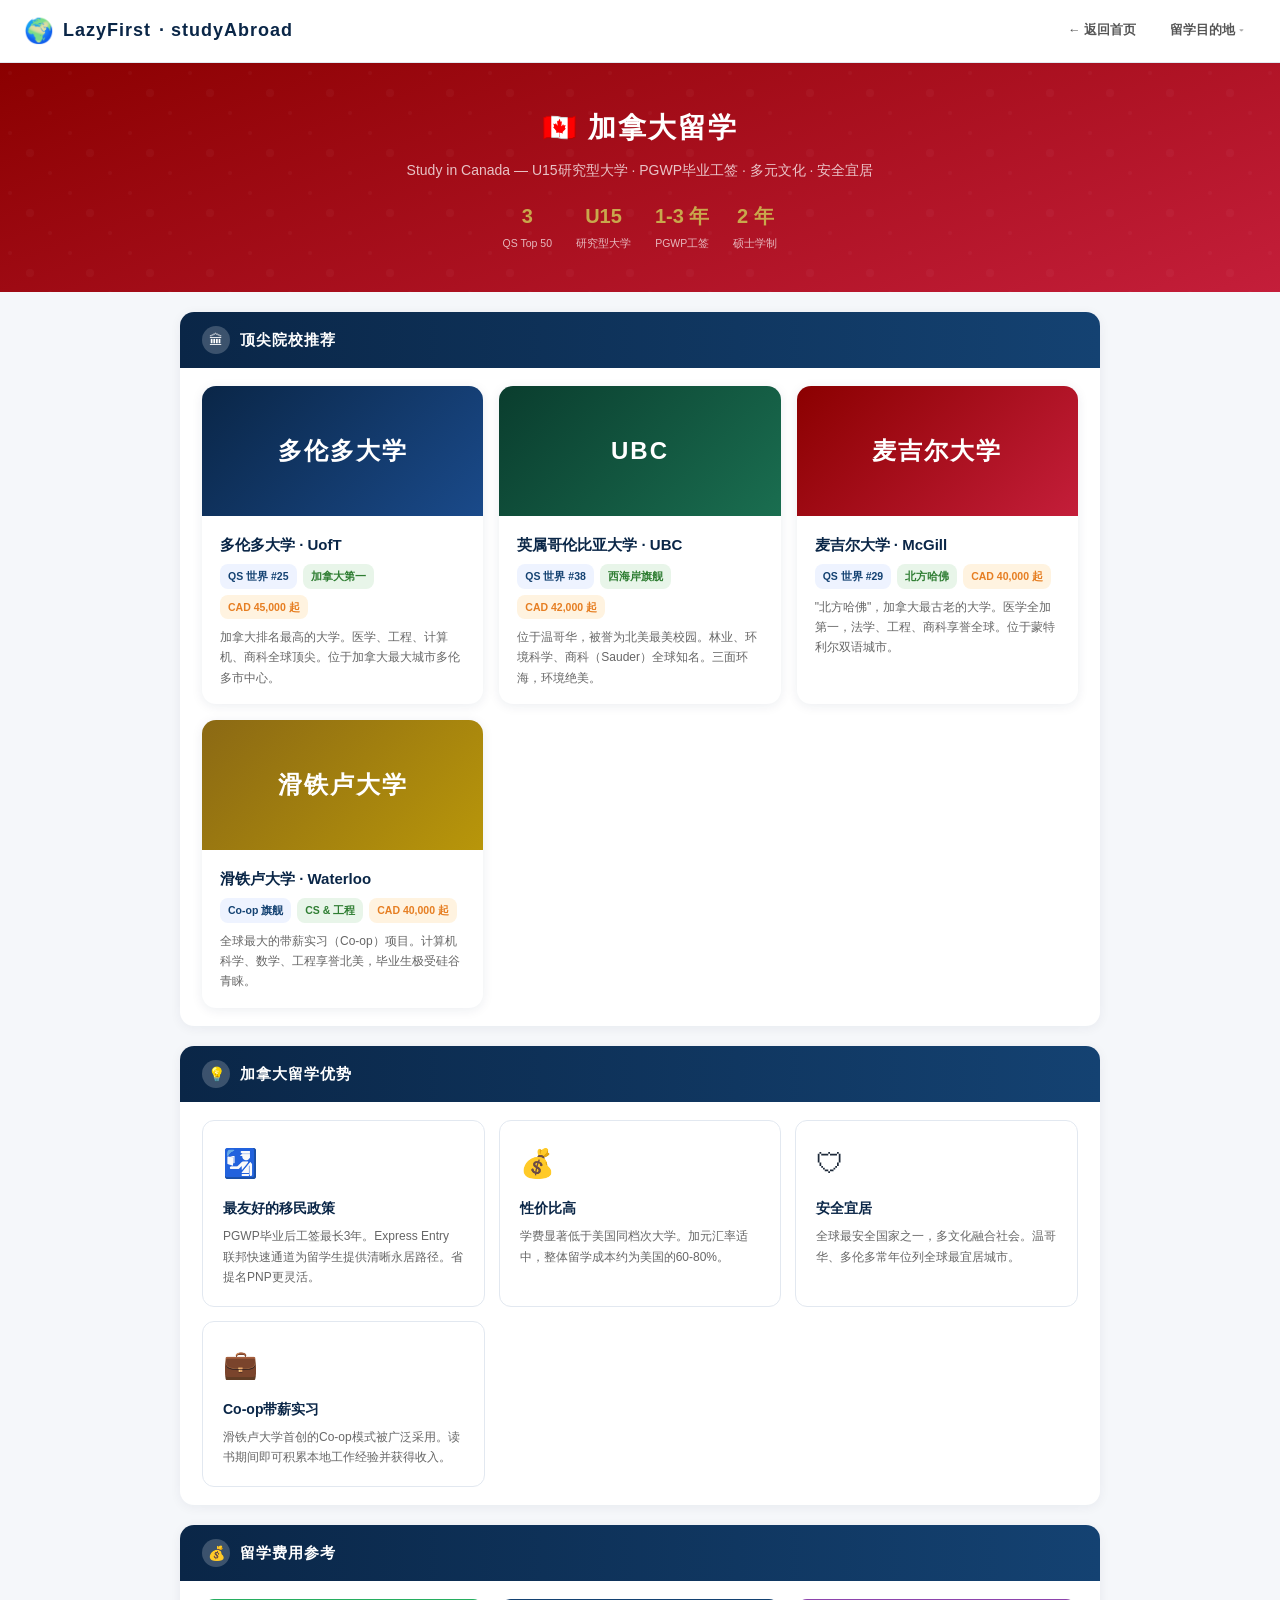
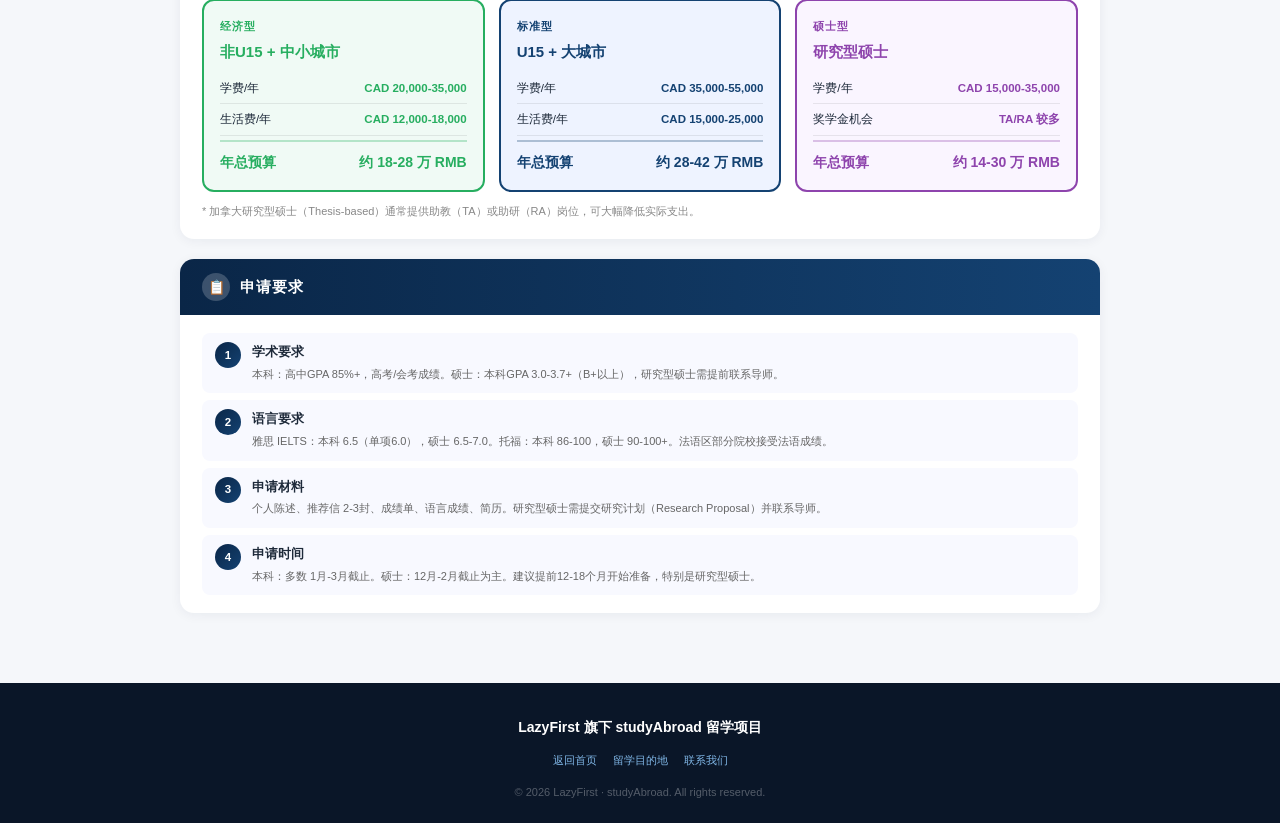
<file: schools/ca.html>
<!DOCTYPE html>
<html lang="zh-CN">
<head>
<meta charset="UTF-8">
<meta name="viewport" content="width=device-width,initial-scale=1.0">
<title>加拿大留学 — LazyFirst · studyAbroad | 移民友好 · 多元文化 · 安全宜居</title>
<meta name="description" content="加拿大留学一站式申请：多伦多大学、UBC、麦吉尔大学，PGWP毕业工签，友好移民政策。本科、硕士、学院全覆盖。">
<meta property="og:title" content="加拿大留学 — LazyFirst · studyAbroad">
<link rel="stylesheet" href="../css/style.css">
</head>
<body>

<div class="brand-bar">
  <a href="../index.html" class="brand-logo"><span class="logo-icon">🌍</span> <strong>LazyFirst</strong> · studyAbroad</a>
  <div class="brand-nav">
    <a href="../index.html">← 返回首页</a>
    <div class="nav-dropdown">
      <a href="#">留学目的地</a>
      <div class="dropdown-menu">
        <a href="sg.html">🇸🇬 新加坡留学</a>
        <a href="th.html">🇹🇭 泰国留学</a>
        <a href="kr.html">🇰🇷 韩国留学</a>
      </div>
    </div>
  </div>
</div>

<div class="school-banner" style="background:linear-gradient(160deg,#8b0000,#c41e3a);">
  <h1>🇨🇦 加拿大留学</h1>
  <div class="sb-sub">Study in Canada — U15研究型大学 · PGWP毕业工签 · 多元文化 · 安全宜居</div>
  <div class="sb-stats">
    <div class="st"><div class="st-num">3</div><div class="st-label">QS Top 50</div></div>
    <div class="st"><div class="st-num">U15</div><div class="st-label">研究型大学</div></div>
    <div class="st"><div class="st-num">1-3 年</div><div class="st-label">PGWP工签</div></div>
    <div class="st"><div class="st-num">2 年</div><div class="st-label">硕士学制</div></div>
  </div>
</div>

<div class="container">
  <div class="section" style="margin-top:20px;">
    <div class="section-header"><div class="ic">🏛</div><h3>顶尖院校推荐</h3></div>
    <div class="section-body">
      <div class="school-grid">
        <div class="school-card"><div class="sc-img" style="background:linear-gradient(135deg,#0a2647,#1a4a8a);">多伦多大学</div><div class="sc-body"><h4>多伦多大学 · UofT</h4><div class="sc-tags"><span class="tag-rank">QS 世界 #25</span><span class="tag-major">加拿大第一</span><span class="tag-fee">CAD 45,000 起</span></div><div class="sc-info">加拿大排名最高的大学。医学、工程、计算机、商科全球顶尖。位于加拿大最大城市多伦多市中心。</div></div></div>
        <div class="school-card"><div class="sc-img" style="background:linear-gradient(135deg,#0a3d2e,#1a6e50);">UBC</div><div class="sc-body"><h4>英属哥伦比亚大学 · UBC</h4><div class="sc-tags"><span class="tag-rank">QS 世界 #38</span><span class="tag-major">西海岸旗舰</span><span class="tag-fee">CAD 42,000 起</span></div><div class="sc-info">位于温哥华，被誉为北美最美校园。林业、环境科学、商科（Sauder）全球知名。三面环海，环境绝美。</div></div></div>
        <div class="school-card"><div class="sc-img" style="background:linear-gradient(135deg,#8b0000,#c41e3a);">麦吉尔大学</div><div class="sc-body"><h4>麦吉尔大学 · McGill</h4><div class="sc-tags"><span class="tag-rank">QS 世界 #29</span><span class="tag-major">北方哈佛</span><span class="tag-fee">CAD 40,000 起</span></div><div class="sc-info">"北方哈佛"，加拿大最古老的大学。医学全加第一，法学、工程、商科享誉全球。位于蒙特利尔双语城市。</div></div></div>
        <div class="school-card"><div class="sc-img" style="background:linear-gradient(135deg,#8b6914,#b8960a);">滑铁卢大学</div><div class="sc-body"><h4>滑铁卢大学 · Waterloo</h4><div class="sc-tags"><span class="tag-rank">Co-op 旗舰</span><span class="tag-major">CS & 工程</span><span class="tag-fee">CAD 40,000 起</span></div><div class="sc-info">全球最大的带薪实习（Co-op）项目。计算机科学、数学、工程享誉北美，毕业生极受硅谷青睐。</div></div></div>
      </div>
    </div>
  </div>

  <div class="section">
    <div class="section-header"><div class="ic">💡</div><h3>加拿大留学优势</h3></div>
    <div class="section-body">
      <div class="benefit-grid">
        <div class="benefit-card"><div class="bf-icon">🛂</div><div class="bf-title">最友好的移民政策</div><div class="bf-desc">PGWP毕业后工签最长3年。Express Entry 联邦快速通道为留学生提供清晰永居路径。省提名PNP更灵活。</div></div>
        <div class="benefit-card"><div class="bf-icon">💰</div><div class="bf-title">性价比高</div><div class="bf-desc">学费显著低于美国同档次大学。加元汇率适中，整体留学成本约为美国的60-80%。</div></div>
        <div class="benefit-card"><div class="bf-icon">🛡</div><div class="bf-title">安全宜居</div><div class="bf-desc">全球最安全国家之一，多文化融合社会。温哥华、多伦多常年位列全球最宜居城市。</div></div>
        <div class="benefit-card"><div class="bf-icon">💼</div><div class="bf-title">Co-op带薪实习</div><div class="bf-desc">滑铁卢大学首创的Co-op模式被广泛采用。读书期间即可积累本地工作经验并获得收入。</div></div>
      </div>
    </div>
  </div>

  <div class="section">
    <div class="section-header"><div class="ic">💰</div><h3>留学费用参考</h3></div>
    <div class="section-body">
      <div class="cost-grid">
        <div class="cost-card eco"><div class="tier">经济型</div><h4>非U15 + 中小城市</h4><div class="cost-row"><span>学费/年</span><span class="cv">CAD 20,000-35,000</span></div><div class="cost-row"><span>生活费/年</span><span class="cv">CAD 12,000-18,000</span></div><div class="cost-total"><span>年总预算</span><span>约 18-28 万 RMB</span></div></div>
        <div class="cost-card std"><div class="tier">标准型</div><h4>U15 + 大城市</h4><div class="cost-row"><span>学费/年</span><span class="cv">CAD 35,000-55,000</span></div><div class="cost-row"><span>生活费/年</span><span class="cv">CAD 15,000-25,000</span></div><div class="cost-total"><span>年总预算</span><span>约 28-42 万 RMB</span></div></div>
        <div class="cost-card prem"><div class="tier">硕士型</div><h4>研究型硕士</h4><div class="cost-row"><span>学费/年</span><span class="cv">CAD 15,000-35,000</span></div><div class="cost-row"><span>奖学金机会</span><span class="cv">TA/RA 较多</span></div><div class="cost-total"><span>年总预算</span><span>约 14-30 万 RMB</span></div></div>
      </div>
      <p style="font-size:11px;color:#888;margin-top:10px;">* 加拿大研究型硕士（Thesis-based）通常提供助教（TA）或助研（RA）岗位，可大幅降低实际支出。</p>
    </div>
  </div>

  <div class="section">
    <div class="section-header"><div class="ic">📋</div><h3>申请要求</h3></div>
    <div class="section-body">
      <div class="steps">
        <div class="step"><div class="step-n">1</div><div class="step-c"><h5>学术要求</h5><p>本科：高中GPA 85%+，高考/会考成绩。硕士：本科GPA 3.0-3.7+（B+以上），研究型硕士需提前联系导师。</p></div></div>
        <div class="step"><div class="step-n">2</div><div class="step-c"><h5>语言要求</h5><p>雅思 IELTS：本科 6.5（单项6.0），硕士 6.5-7.0。托福：本科 86-100，硕士 90-100+。法语区部分院校接受法语成绩。</p></div></div>
        <div class="step"><div class="step-n">3</div><div class="step-c"><h5>申请材料</h5><p>个人陈述、推荐信 2-3封、成绩单、语言成绩、简历。研究型硕士需提交研究计划（Research Proposal）并联系导师。</p></div></div>
        <div class="step"><div class="step-n">4</div><div class="step-c"><h5>申请时间</h5><p>本科：多数 1月-3月截止。硕士：12月-2月截止为主。建议提前12-18个月开始准备，特别是研究型硕士。</p></div></div>
      </div>
    </div>
  </div>
</div>

<footer>
  <div class="ft-company">LazyFirst 旗下 studyAbroad 留学项目</div>
  <div class="ft-links"><a href="../index.html">返回首页</a><a href="../index.html#destinations">留学目的地</a><a href="../index.html#contact">联系我们</a></div>
  <div class="ft-copy">&copy; 2026 LazyFirst · studyAbroad. All rights reserved.</div>
</footer>
</body>
</html>
</file>
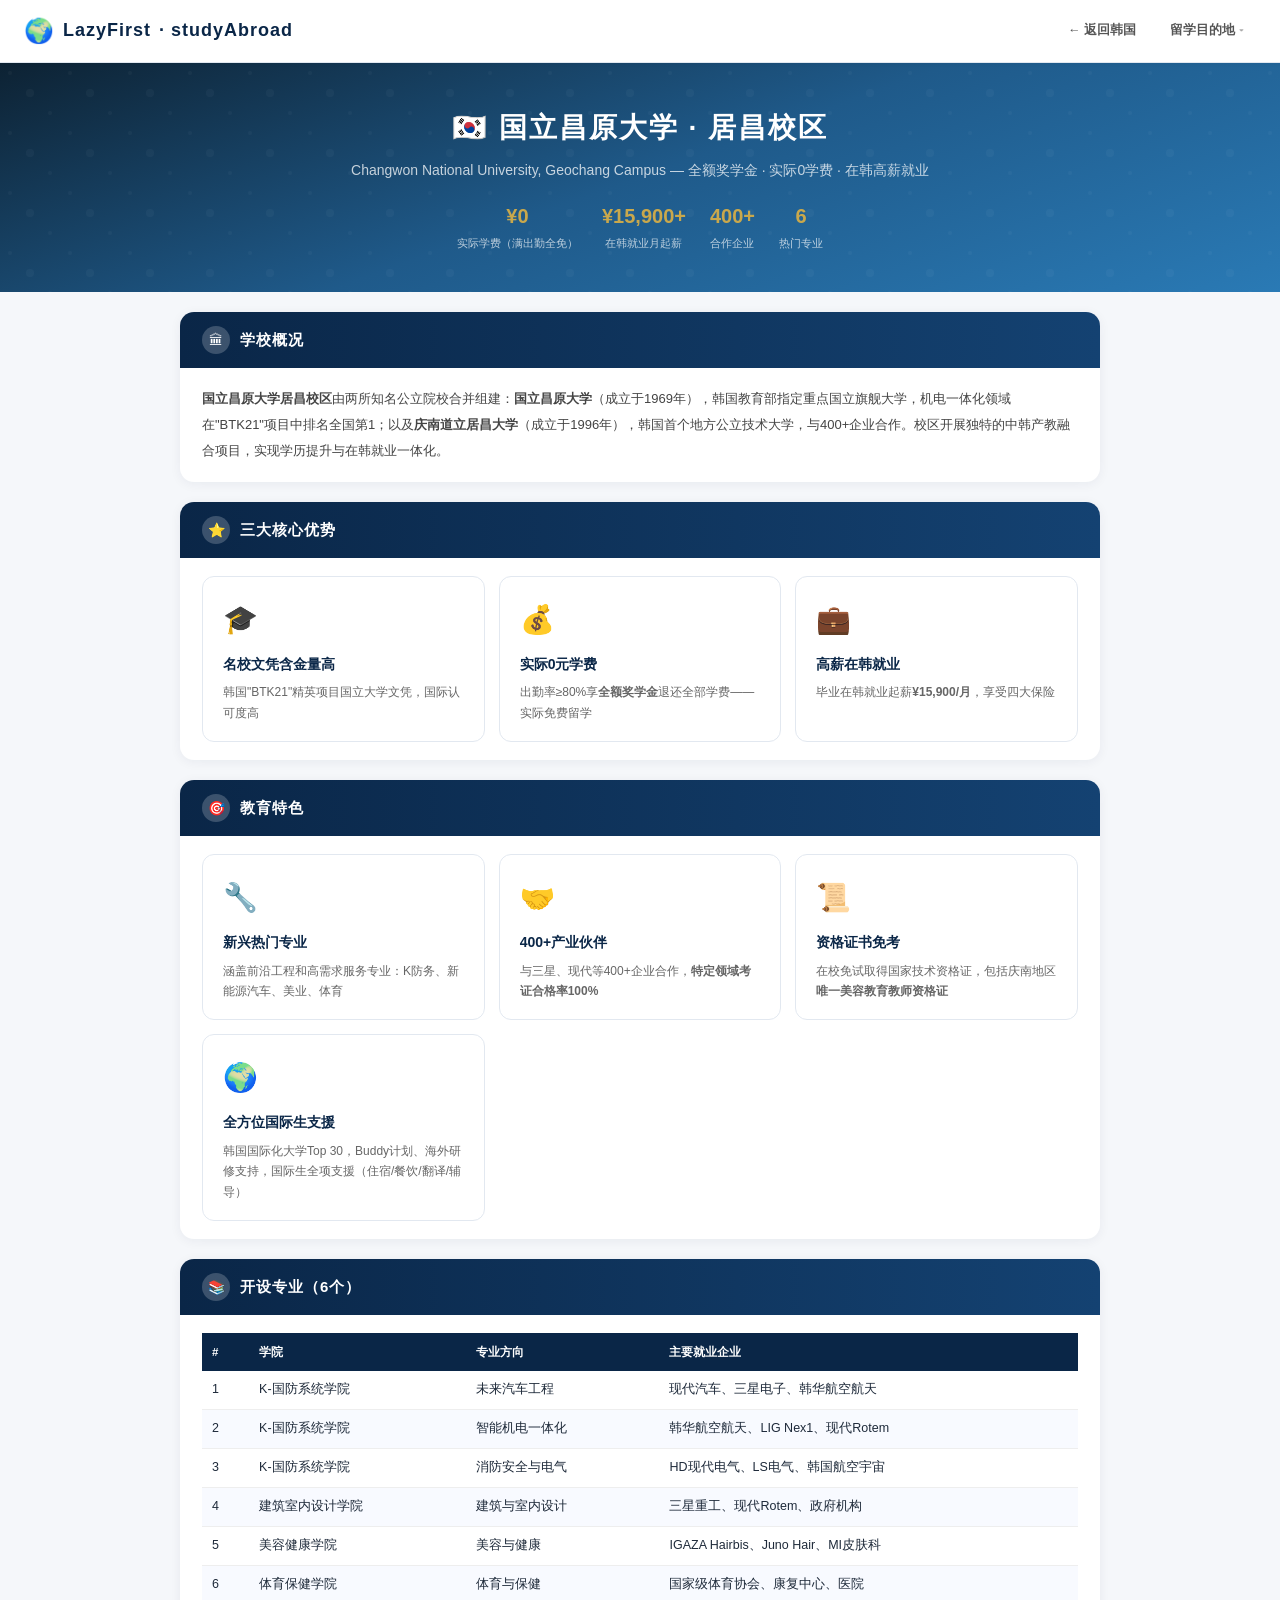
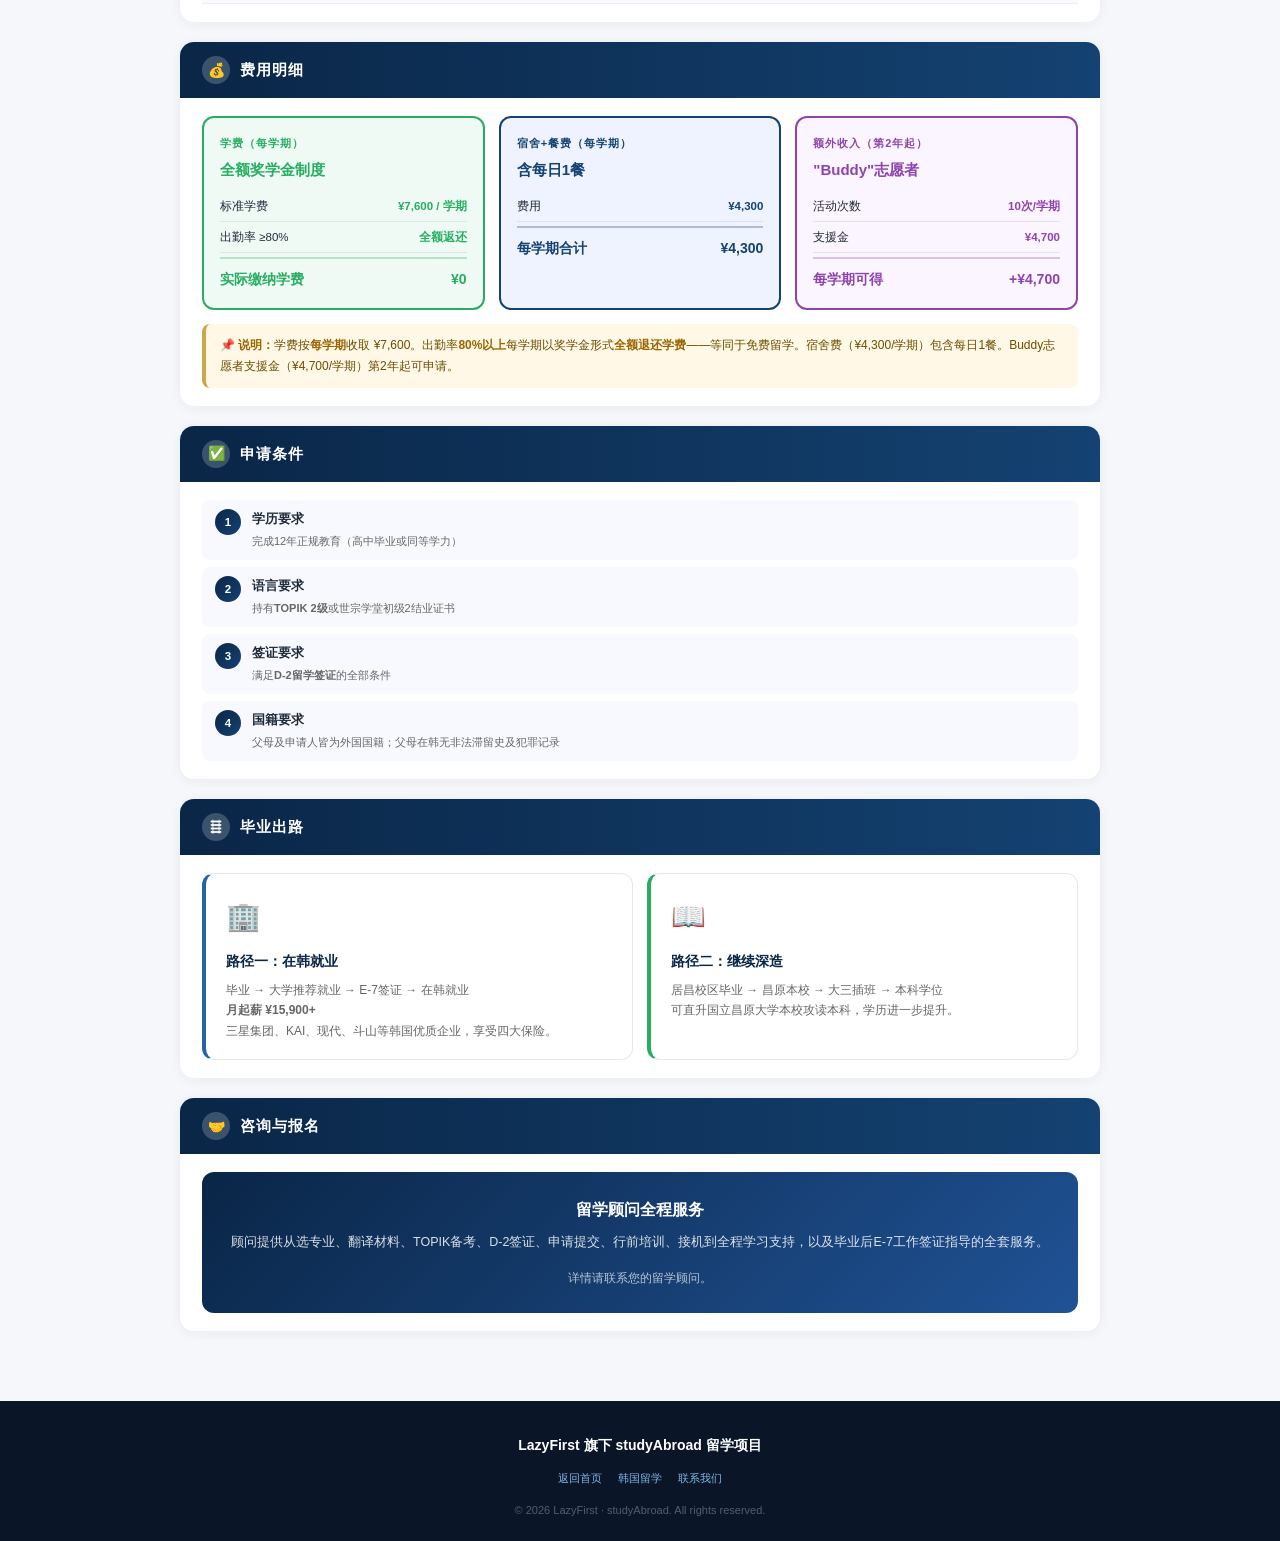
<file: schools/gnu.html>
<!DOCTYPE html>
<html lang="zh-CN">
<head>
<meta charset="UTF-8">
<meta name="viewport" content="width=device-width,initial-scale=1.0">
<title>国立昌原大学居昌校区 — LazyFirst · studyAbroad | 全额奖学金 · 0学费 · 在韩就业</title>
<meta name="description" content="韩国国立昌原大学居昌校区2026年招生 — 出勤率80%全额退还学费，实际0元留学。K防务、建筑、美容、体育6大专业。毕业后在韩就业月薪约¥15,900起。">
<meta property="og:title" content="国立昌原大学居昌校区 — 全额奖学金·0学费留学 | LazyFirst · studyAbroad">
<meta property="og:description" content="韩国重点国立大学，全额奖学金，毕业后在韩就业月薪约¥15,900起。K防务、建筑、美容、体育6大专业。">
<link rel="stylesheet" href="../css/style.css">
</head>
<body>

<div class="brand-bar">
  <a href="../index.html" class="brand-logo"><span class="logo-icon">🌍</span> <strong>LazyFirst</strong> · studyAbroad</a>
  <div class="brand-nav">
    <a href="kr.html">← 返回韩国</a>
    <div class="nav-dropdown">
      <a href="#">留学目的地</a>
      <div class="dropdown-menu">
        <a href="sg.html">🇸🇬 新加坡留学</a>
        <a href="th.html">🇹🇭 泰国留学</a>
        <a href="kr.html">🇰🇷 韩国留学</a>
      </div>
    </div>
  </div>
</div>

<div class="school-banner" style="background:linear-gradient(160deg,#0d2233,#1f5a8a,#2a7ab5);">
  <h1>🇰🇷 国立昌原大学 · 居昌校区</h1>
  <div class="sb-sub">Changwon National University, Geochang Campus — 全额奖学金 · 实际0学费 · 在韩高薪就业</div>
  <div class="sb-stats">
    <div class="st"><div class="st-num">¥0</div><div class="st-label">实际学费（满出勤全免）</div></div>
    <div class="st"><div class="st-num">¥15,900+</div><div class="st-label">在韩就业月起薪</div></div>
    <div class="st"><div class="st-num">400+</div><div class="st-label">合作企业</div></div>
    <div class="st"><div class="st-num">6</div><div class="st-label">热门专业</div></div>
  </div>
</div>

<div class="container">

  <!-- 学校概况 -->
  <div class="section" style="margin-top:20px;">
    <div class="section-header"><div class="ic">🏛</div><h3>学校概况</h3></div>
    <div class="section-body">
      <p style="font-size:13px;color:#444;line-height:2;"><strong>国立昌原大学居昌校区</strong>由两所知名公立院校合并组建：<strong>国立昌原大学</strong>（成立于1969年），韩国教育部指定重点国立旗舰大学，机电一体化领域在"BTK21"项目中排名全国第1；以及<strong>庆南道立居昌大学</strong>（成立于1996年），韩国首个地方公立技术大学，与400+企业合作。校区开展独特的中韩产教融合项目，实现学历提升与在韩就业一体化。</p>
    </div>
  </div>

  <!-- 三大核心优势 -->
  <div class="section">
    <div class="section-header"><div class="ic">⭐</div><h3>三大核心优势</h3></div>
    <div class="section-body">
      <div class="benefit-grid">
        <div class="benefit-card"><div class="bf-icon">🎓</div><div class="bf-title">名校文凭含金量高</div><div class="bf-desc">韩国"BTK21"精英项目国立大学文凭，国际认可度高</div></div>
        <div class="benefit-card"><div class="bf-icon">💰</div><div class="bf-title">实际0元学费</div><div class="bf-desc">出勤率≥80%享<strong>全额奖学金</strong>退还全部学费——实际免费留学</div></div>
        <div class="benefit-card"><div class="bf-icon">💼</div><div class="bf-title">高薪在韩就业</div><div class="bf-desc">毕业在韩就业起薪<strong>¥15,900/月</strong>，享受四大保险</div></div>
      </div>
    </div>
  </div>

  <!-- 韩国教育优势 -->
  <div class="section">
    <div class="section-header"><div class="ic">🎯</div><h3>教育特色</h3></div>
    <div class="section-body">
      <div class="benefit-grid">
        <div class="benefit-card"><div class="bf-icon">🔧</div><div class="bf-title">新兴热门专业</div><div class="bf-desc">涵盖前沿工程和高需求服务专业：K防务、新能源汽车、美业、体育</div></div>
        <div class="benefit-card"><div class="bf-icon">🤝</div><div class="bf-title">400+产业伙伴</div><div class="bf-desc">与三星、现代等400+企业合作，<strong>特定领域考证合格率100%</strong></div></div>
        <div class="benefit-card"><div class="bf-icon">📜</div><div class="bf-title">资格证书免考</div><div class="bf-desc">在校免试取得国家技术资格证，包括庆南地区<strong>唯一美容教育教师资格证</strong></div></div>
        <div class="benefit-card"><div class="bf-icon">🌍</div><div class="bf-title">全方位国际生支援</div><div class="bf-desc">韩国国际化大学Top 30，Buddy计划、海外研修支持，国际生全项支援（住宿/餐饮/翻译/辅导）</div></div>
      </div>
    </div>
  </div>

  <!-- 开设专业 -->
  <div class="section">
    <div class="section-header"><div class="ic">📚</div><h3>开设专业（6个）</h3></div>
    <div class="section-body">
      <table>
        <thead><tr><th>#</th><th>学院</th><th>专业方向</th><th>主要就业企业</th></tr></thead>
        <tbody>
          <tr><td>1</td><td>K-国防系统学院</td><td>未来汽车工程</td><td>现代汽车、三星电子、韩华航空航天</td></tr>
          <tr><td>2</td><td>K-国防系统学院</td><td>智能机电一体化</td><td>韩华航空航天、LIG Nex1、现代Rotem</td></tr>
          <tr><td>3</td><td>K-国防系统学院</td><td>消防安全与电气</td><td>HD现代电气、LS电气、韩国航空宇宙</td></tr>
          <tr><td>4</td><td>建筑室内设计学院</td><td>建筑与室内设计</td><td>三星重工、现代Rotem、政府机构</td></tr>
          <tr><td>5</td><td>美容健康学院</td><td>美容与健康</td><td>IGAZA Hairbis、Juno Hair、MI皮肤科</td></tr>
          <tr><td>6</td><td>体育保健学院</td><td>体育与保健</td><td>国家级体育协会、康复中心、医院</td></tr>
        </tbody>
      </table>
    </div>
  </div>

  <!-- 费用明细 -->
  <div class="section">
    <div class="section-header"><div class="ic">💰</div><h3>费用明细</h3></div>
    <div class="section-body">
      <div class="cost-grid">
        <div class="cost-card eco"><div class="tier">学费（每学期）</div><h4>全额奖学金制度</h4><div class="cost-row"><span>标准学费</span><span class="cv">¥7,600 / 学期</span></div><div class="cost-row"><span>出勤率 ≥80%</span><span class="cv">全额返还</span></div><div class="cost-total"><span>实际缴纳学费</span><span>¥0</span></div></div>
        <div class="cost-card std"><div class="tier">宿舍+餐费（每学期）</div><h4>含每日1餐</h4><div class="cost-row"><span>费用</span><span class="cv">¥4,300</span></div><div class="cost-total"><span>每学期合计</span><span>¥4,300</span></div></div>
        <div class="cost-card prem"><div class="tier">额外收入（第2年起）</div><h4>"Buddy"志愿者</h4><div class="cost-row"><span>活动次数</span><span class="cv">10次/学期</span></div><div class="cost-row"><span>支援金</span><span class="cv">¥4,700</span></div><div class="cost-total"><span>每学期可得</span><span>+¥4,700</span></div></div>
      </div>
      <div class="alert" style="margin-top:14px;">
        <strong>📌 说明：</strong>学费按<strong>每学期</strong>收取 ¥7,600。出勤率<strong>80%以上</strong>每学期以奖学金形式<strong>全额退还学费</strong>——等同于免费留学。宿舍费（¥4,300/学期）包含每日1餐。Buddy志愿者支援金（¥4,700/学期）第2年起可申请。
      </div>
    </div>
  </div>

  <!-- 申请条件 -->
  <div class="section">
    <div class="section-header"><div class="ic">✅</div><h3>申请条件</h3></div>
    <div class="section-body">
      <div class="steps">
        <div class="step"><div class="step-n">1</div><div class="step-c"><h5>学历要求</h5><p>完成12年正规教育（高中毕业或同等学力）</p></div></div>
        <div class="step"><div class="step-n">2</div><div class="step-c"><h5>语言要求</h5><p>持有<strong>TOPIK 2级</strong>或世宗学堂初级2结业证书</p></div></div>
        <div class="step"><div class="step-n">3</div><div class="step-c"><h5>签证要求</h5><p>满足<strong>D-2留学签证</strong>的全部条件</p></div></div>
        <div class="step"><div class="step-n">4</div><div class="step-c"><h5>国籍要求</h5><p>父母及申请人皆为外国国籍；父母在韩无非法滞留史及犯罪记录</p></div></div>
      </div>
    </div>
  </div>

  <!-- 毕业出路 -->
  <div class="section">
    <div class="section-header"><div class="ic">🛤</div><h3>毕业出路</h3></div>
    <div class="section-body">
      <div class="benefit-grid">
        <div class="benefit-card" style="border-left:4px solid #2563a8;">
          <div class="bf-icon">🏢</div>
          <div class="bf-title">路径一：在韩就业</div>
          <div class="bf-desc">
            毕业 → 大学推荐就业 → E-7签证 → 在韩就业<br>
            <strong>月起薪 ¥15,900+</strong><br>
            三星集团、KAI、现代、斗山等韩国优质企业，享受四大保险。
          </div>
        </div>
        <div class="benefit-card" style="border-left:4px solid #27ae60;">
          <div class="bf-icon">📖</div>
          <div class="bf-title">路径二：继续深造</div>
          <div class="bf-desc">
            居昌校区毕业 → 昌原本校 → 大三插班 → 本科学位<br>
            可直升国立昌原大学本校攻读本科，学历进一步提升。
          </div>
        </div>
      </div>
    </div>
  </div>

  <!-- 咨询报名 -->
  <div class="section">
    <div class="section-header"><div class="ic">🤝</div><h3>咨询与报名</h3></div>
    <div class="section-body">
      <div class="agent-box">
        <h4>留学顾问全程服务</h4>
        <p style="margin-bottom:14px;">顾问提供从选专业、翻译材料、TOPIK备考、D-2签证、申请提交、行前培训、接机到全程学习支持，以及毕业后E-7工作签证指导的全套服务。</p>
        <p style="font-size:12px;opacity:.7;">详情请联系您的留学顾问。</p>
      </div>
    </div>
  </div>

</div>

<footer>
  <div class="ft-company">LazyFirst 旗下 studyAbroad 留学项目</div>
  <div class="ft-links"><a href="../index.html">返回首页</a><a href="kr.html">韩国留学</a><a href="../index.html#contact">联系我们</a></div>
  <div class="ft-copy">&copy; 2026 LazyFirst · studyAbroad. All rights reserved.</div>
</footer>
</body>
</html>
</file>
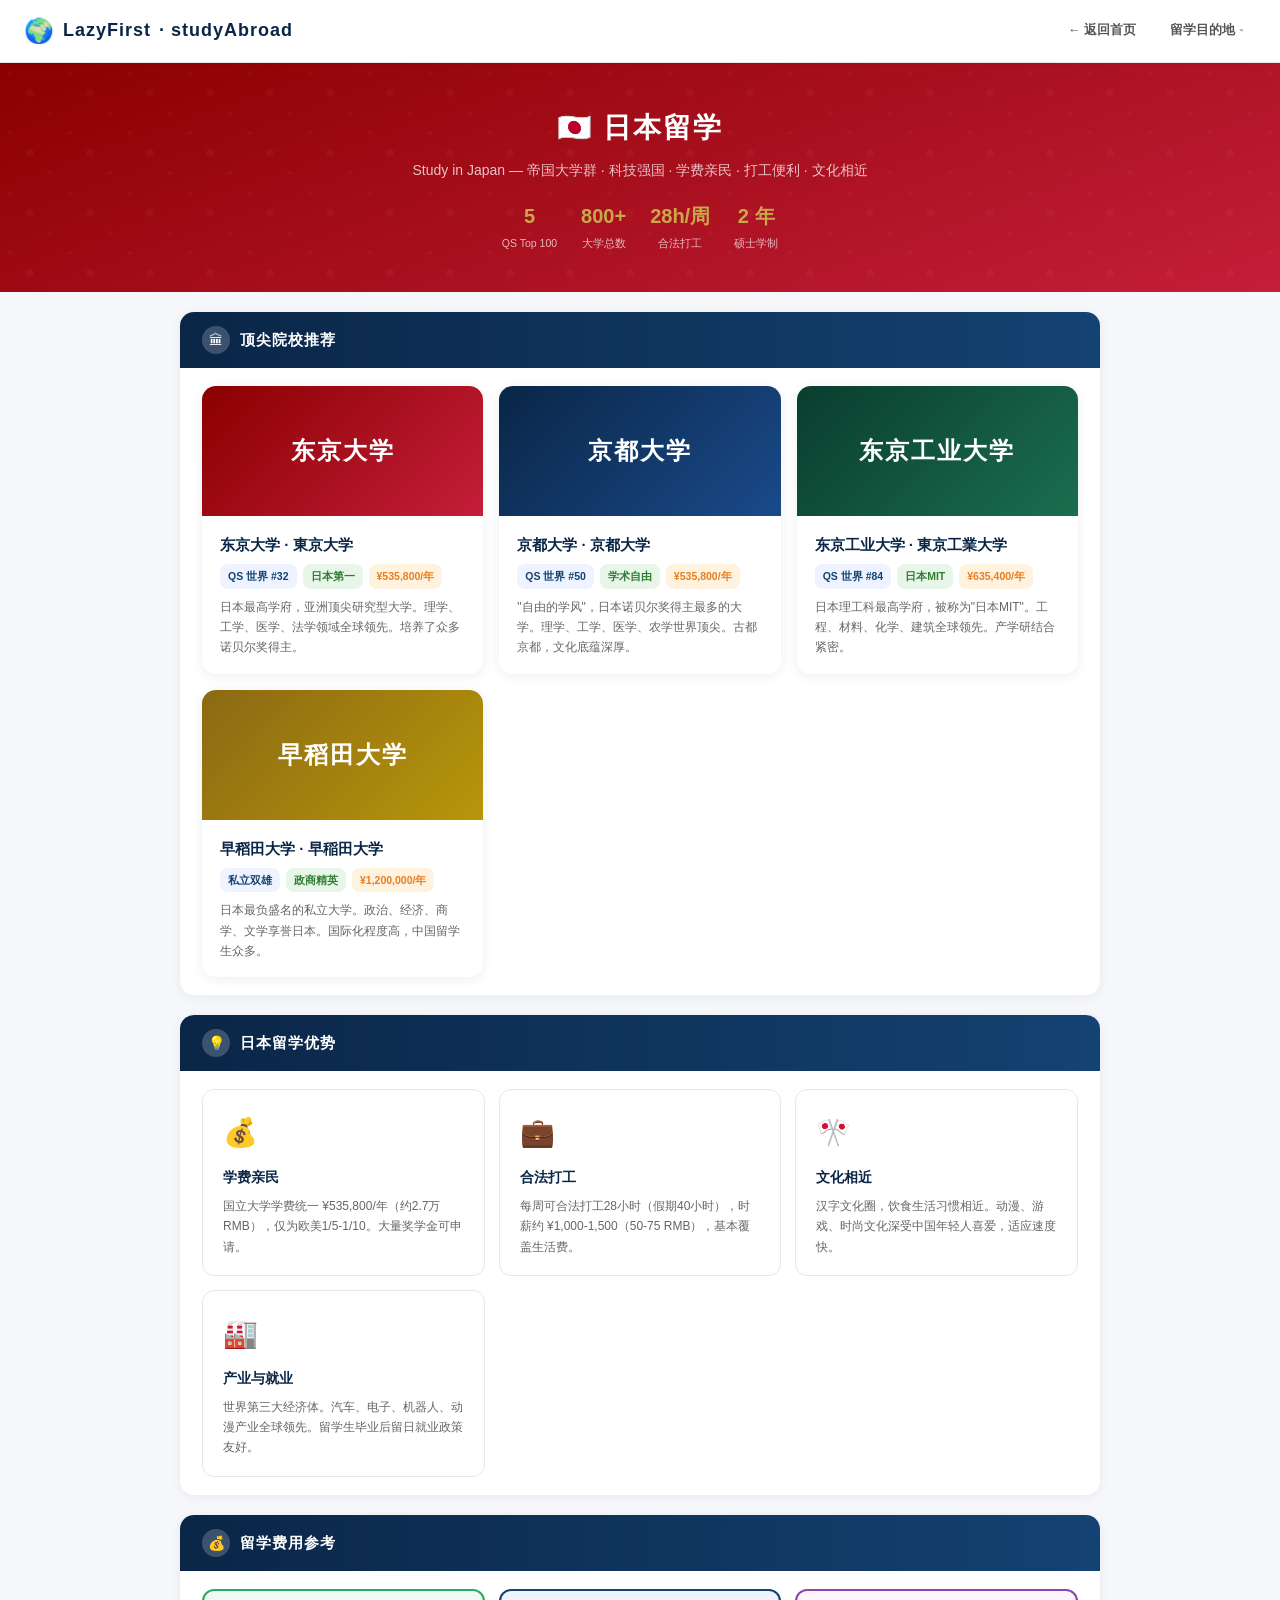
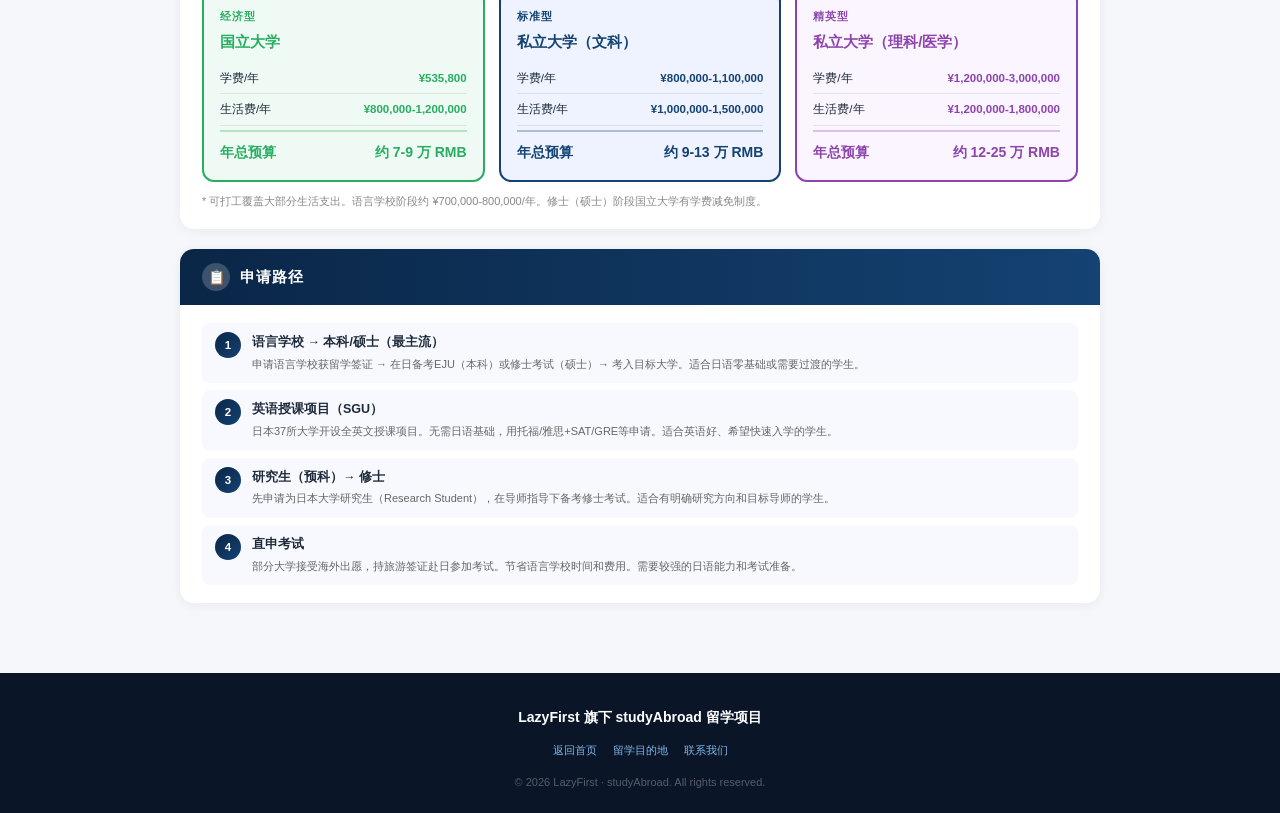
<file: schools/jp.html>
<!DOCTYPE html>
<html lang="zh-CN">
<head>
<meta charset="UTF-8">
<meta name="viewport" content="width=device-width,initial-scale=1.0">
<title>日本留学 — LazyFirst · studyAbroad | 科技强国 · 文化相近 · 学费亲民</title>
<meta name="description" content="日本留学一站式申请：东京大学、京都大学等帝国大学群，学费亲民，打工便利，文化适应快。语言学校、本科、硕士全覆盖。">
<meta property="og:title" content="日本留学 — LazyFirst · studyAbroad">
<link rel="stylesheet" href="../css/style.css">
</head>
<body>

<div class="brand-bar">
  <a href="../index.html" class="brand-logo"><span class="logo-icon">🌍</span> <strong>LazyFirst</strong> · studyAbroad</a>
  <div class="brand-nav">
    <a href="../index.html">← 返回首页</a>
    <div class="nav-dropdown">
      <a href="#">留学目的地</a>
      <div class="dropdown-menu">
        <a href="sg.html">🇸🇬 新加坡留学</a>
        <a href="th.html">🇹🇭 泰国留学</a>
        <a href="kr.html">🇰🇷 韩国留学</a>
      </div>
    </div>
  </div>
</div>

<div class="school-banner" style="background:linear-gradient(160deg,#8b0000,#c41e3a);">
  <h1>🇯🇵 日本留学</h1>
  <div class="sb-sub">Study in Japan — 帝国大学群 · 科技强国 · 学费亲民 · 打工便利 · 文化相近</div>
  <div class="sb-stats">
    <div class="st"><div class="st-num">5</div><div class="st-label">QS Top 100</div></div>
    <div class="st"><div class="st-num">800+</div><div class="st-label">大学总数</div></div>
    <div class="st"><div class="st-num">28h/周</div><div class="st-label">合法打工</div></div>
    <div class="st"><div class="st-num">2 年</div><div class="st-label">硕士学制</div></div>
  </div>
</div>

<div class="container">
  <div class="section" style="margin-top:20px;">
    <div class="section-header"><div class="ic">🏛</div><h3>顶尖院校推荐</h3></div>
    <div class="section-body">
      <div class="school-grid">
        <div class="school-card"><div class="sc-img" style="background:linear-gradient(135deg,#8b0000,#c41e3a);">东京大学</div><div class="sc-body"><h4>东京大学 · 東京大学</h4><div class="sc-tags"><span class="tag-rank">QS 世界 #32</span><span class="tag-major">日本第一</span><span class="tag-fee">¥535,800/年</span></div><div class="sc-info">日本最高学府，亚洲顶尖研究型大学。理学、工学、医学、法学领域全球领先。培养了众多诺贝尔奖得主。</div></div></div>
        <div class="school-card"><div class="sc-img" style="background:linear-gradient(135deg,#0a2647,#1a4a8a);">京都大学</div><div class="sc-body"><h4>京都大学 · 京都大学</h4><div class="sc-tags"><span class="tag-rank">QS 世界 #50</span><span class="tag-major">学术自由</span><span class="tag-fee">¥535,800/年</span></div><div class="sc-info">"自由的学风"，日本诺贝尔奖得主最多的大学。理学、工学、医学、农学世界顶尖。古都京都，文化底蕴深厚。</div></div></div>
        <div class="school-card"><div class="sc-img" style="background:linear-gradient(135deg,#0a3d2e,#1a6e50);">东京工业大学</div><div class="sc-body"><h4>东京工业大学 · 東京工業大学</h4><div class="sc-tags"><span class="tag-rank">QS 世界 #84</span><span class="tag-major">日本MIT</span><span class="tag-fee">¥635,400/年</span></div><div class="sc-info">日本理工科最高学府，被称为"日本MIT"。工程、材料、化学、建筑全球领先。产学研结合紧密。</div></div></div>
        <div class="school-card"><div class="sc-img" style="background:linear-gradient(135deg,#8b6914,#b8960a);">早稻田大学</div><div class="sc-body"><h4>早稻田大学 · 早稲田大学</h4><div class="sc-tags"><span class="tag-rank">私立双雄</span><span class="tag-major">政商精英</span><span class="tag-fee">¥1,200,000/年</span></div><div class="sc-info">日本最负盛名的私立大学。政治、经济、商学、文学享誉日本。国际化程度高，中国留学生众多。</div></div></div>
      </div>
    </div>
  </div>

  <div class="section">
    <div class="section-header"><div class="ic">💡</div><h3>日本留学优势</h3></div>
    <div class="section-body">
      <div class="benefit-grid">
        <div class="benefit-card"><div class="bf-icon">💰</div><div class="bf-title">学费亲民</div><div class="bf-desc">国立大学学费统一 ¥535,800/年（约2.7万RMB），仅为欧美1/5-1/10。大量奖学金可申请。</div></div>
        <div class="benefit-card"><div class="bf-icon">💼</div><div class="bf-title">合法打工</div><div class="bf-desc">每周可合法打工28小时（假期40小时），时薪约 ¥1,000-1,500（50-75 RMB），基本覆盖生活费。</div></div>
        <div class="benefit-card"><div class="bf-icon">🎌</div><div class="bf-title">文化相近</div><div class="bf-desc">汉字文化圈，饮食生活习惯相近。动漫、游戏、时尚文化深受中国年轻人喜爱，适应速度快。</div></div>
        <div class="benefit-card"><div class="bf-icon">🏭</div><div class="bf-title">产业与就业</div><div class="bf-desc">世界第三大经济体。汽车、电子、机器人、动漫产业全球领先。留学生毕业后留日就业政策友好。</div></div>
      </div>
    </div>
  </div>

  <div class="section">
    <div class="section-header"><div class="ic">💰</div><h3>留学费用参考</h3></div>
    <div class="section-body">
      <div class="cost-grid">
        <div class="cost-card eco"><div class="tier">经济型</div><h4>国立大学</h4><div class="cost-row"><span>学费/年</span><span class="cv">¥535,800</span></div><div class="cost-row"><span>生活费/年</span><span class="cv">¥800,000-1,200,000</span></div><div class="cost-total"><span>年总预算</span><span>约 7-9 万 RMB</span></div></div>
        <div class="cost-card std"><div class="tier">标准型</div><h4>私立大学（文科）</h4><div class="cost-row"><span>学费/年</span><span class="cv">¥800,000-1,100,000</span></div><div class="cost-row"><span>生活费/年</span><span class="cv">¥1,000,000-1,500,000</span></div><div class="cost-total"><span>年总预算</span><span>约 9-13 万 RMB</span></div></div>
        <div class="cost-card prem"><div class="tier">精英型</div><h4>私立大学（理科/医学）</h4><div class="cost-row"><span>学费/年</span><span class="cv">¥1,200,000-3,000,000</span></div><div class="cost-row"><span>生活费/年</span><span class="cv">¥1,200,000-1,800,000</span></div><div class="cost-total"><span>年总预算</span><span>约 12-25 万 RMB</span></div></div>
      </div>
      <p style="font-size:11px;color:#888;margin-top:10px;">* 可打工覆盖大部分生活支出。语言学校阶段约 ¥700,000-800,000/年。修士（硕士）阶段国立大学有学费减免制度。</p>
    </div>
  </div>

  <div class="section">
    <div class="section-header"><div class="ic">📋</div><h3>申请路径</h3></div>
    <div class="section-body">
      <div class="steps">
        <div class="step"><div class="step-n">1</div><div class="step-c"><h5>语言学校 → 本科/硕士（最主流）</h5><p>申请语言学校获留学签证 → 在日备考EJU（本科）或修士考试（硕士）→ 考入目标大学。适合日语零基础或需要过渡的学生。</p></div></div>
        <div class="step"><div class="step-n">2</div><div class="step-c"><h5>英语授课项目（SGU）</h5><p>日本37所大学开设全英文授课项目。无需日语基础，用托福/雅思+SAT/GRE等申请。适合英语好、希望快速入学的学生。</p></div></div>
        <div class="step"><div class="step-n">3</div><div class="step-c"><h5>研究生（预科）→ 修士</h5><p>先申请为日本大学研究生（Research Student），在导师指导下备考修士考试。适合有明确研究方向和目标导师的学生。</p></div></div>
        <div class="step"><div class="step-n">4</div><div class="step-c"><h5>直申考试</h5><p>部分大学接受海外出愿，持旅游签证赴日参加考试。节省语言学校时间和费用。需要较强的日语能力和考试准备。</p></div></div>
      </div>
    </div>
  </div>
</div>

<footer>
  <div class="ft-company">LazyFirst 旗下 studyAbroad 留学项目</div>
  <div class="ft-links"><a href="../index.html">返回首页</a><a href="../index.html#destinations">留学目的地</a><a href="../index.html#contact">联系我们</a></div>
  <div class="ft-copy">&copy; 2026 LazyFirst · studyAbroad. All rights reserved.</div>
</footer>
</body>
</html>
</file>
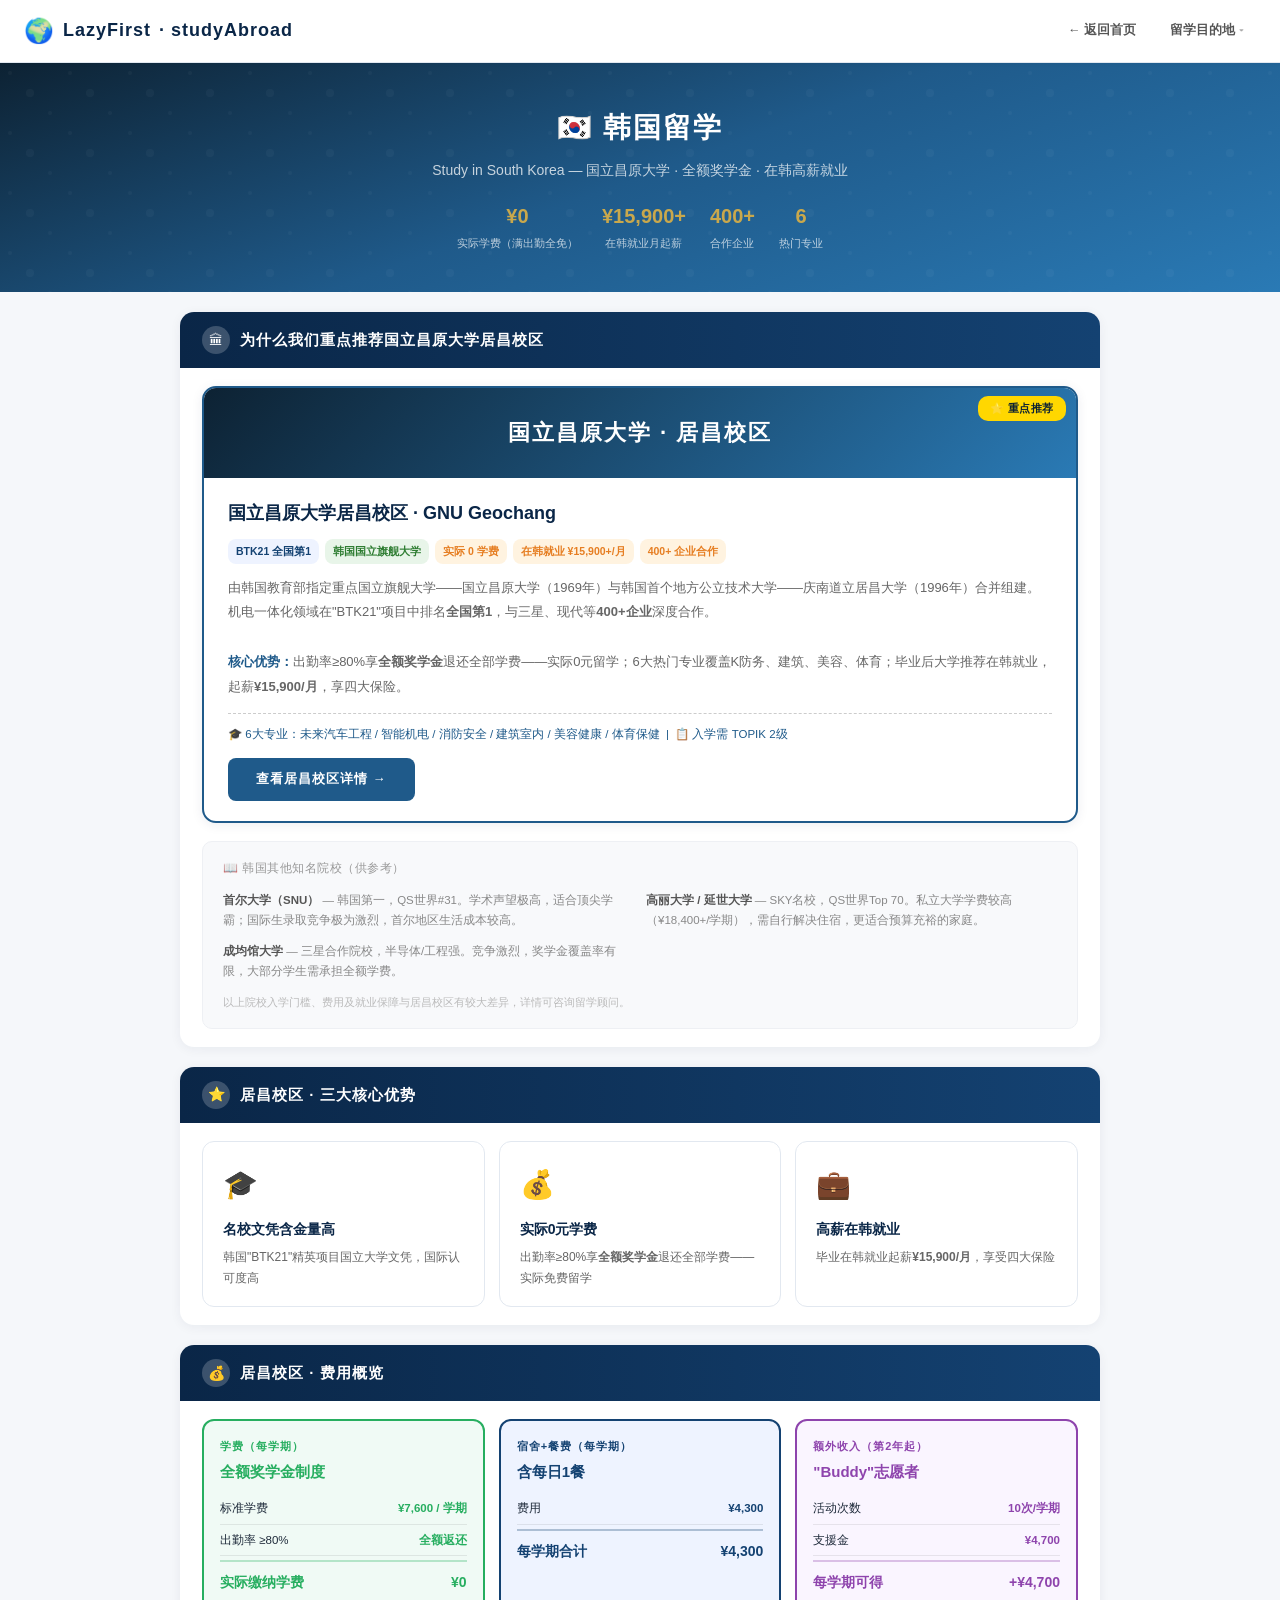
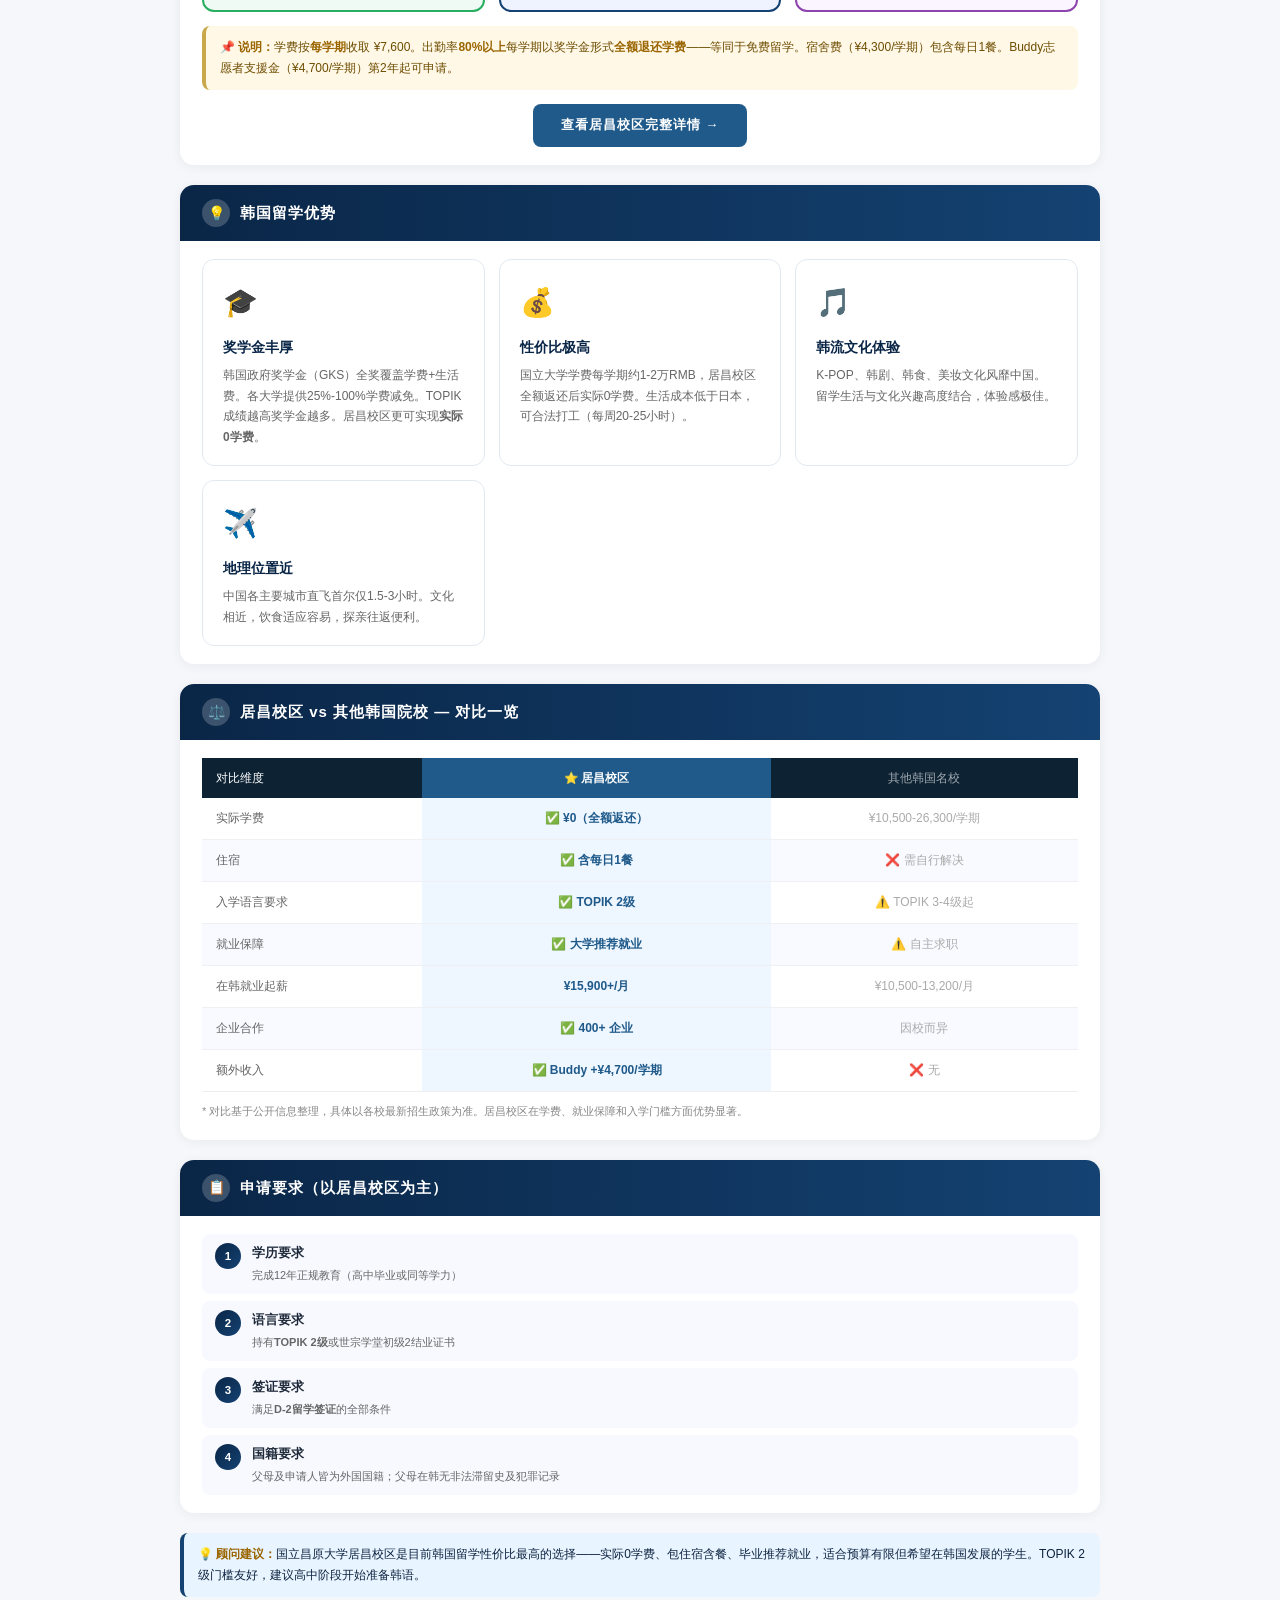
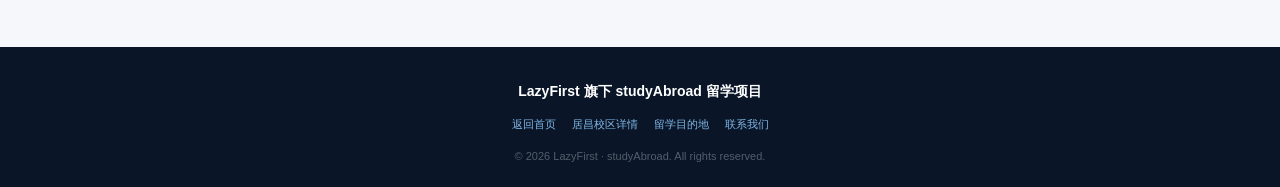
<file: schools/kr.html>
<!DOCTYPE html>
<html lang="zh-CN">
<head>
<meta charset="UTF-8">
<meta name="viewport" content="width=device-width,initial-scale=1.0">
<title>韩国留学 — LazyFirst · studyAbroad | 国立昌原大学 · 0学费 · 在韩就业</title>
<meta name="description" content="韩国留学一站式申请：重点推荐国立昌原大学居昌校区 — 全额奖学金、实际0学费、毕业后在韩就业月薪约¥15,900起。K防务、建筑、美容、体育6大专业。">
<meta property="og:title" content="韩国留学 — LazyFirst · studyAbroad">
<link rel="stylesheet" href="../css/style.css">
</head>
<body>

<div class="brand-bar">
  <a href="../index.html" class="brand-logo"><span class="logo-icon">🌍</span> <strong>LazyFirst</strong> · studyAbroad</a>
  <div class="brand-nav">
    <a href="../index.html">← 返回首页</a>
    <div class="nav-dropdown">
      <a href="#">留学目的地</a>
      <div class="dropdown-menu">
        <a href="sg.html">🇸🇬 新加坡留学</a>
        <a href="th.html">🇹🇭 泰国留学</a>
        <a href="kr.html">🇰🇷 韩国留学</a>
      </div>
    </div>
  </div>
</div>

<div class="school-banner" style="background:linear-gradient(160deg,#0d2233,#1f5a8a,#2a7ab5);">
  <h1>🇰🇷 韩国留学</h1>
  <div class="sb-sub">Study in South Korea — 国立昌原大学 · 全额奖学金 · 在韩高薪就业</div>
  <div class="sb-stats">
    <div class="st"><div class="st-num">¥0</div><div class="st-label">实际学费（满出勤全免）</div></div>
    <div class="st"><div class="st-num">¥15,900+</div><div class="st-label">在韩就业月起薪</div></div>
    <div class="st"><div class="st-num">400+</div><div class="st-label">合作企业</div></div>
    <div class="st"><div class="st-num">6</div><div class="st-label">热门专业</div></div>
  </div>
</div>

<div class="container">

  <!-- 重点推荐：国立昌原大学居昌校区 -->
  <div class="section" style="margin-top:20px;">
    <div class="section-header"><div class="ic">🏛</div><h3>为什么我们重点推荐国立昌原大学居昌校区</h3></div>
    <div class="section-body">

      <!-- GNU — 大卡重点展示 -->
      <div class="school-card" style="border:2px solid #1f5a8a;display:flex;flex-direction:column;margin-bottom:18px;">
        <div class="sc-img" style="background:linear-gradient(135deg,#0d2233,#2a7ab5);position:relative;height:90px;font-size:22px;">
          国立昌原大学 · 居昌校区
          <span style="position:absolute;top:8px;right:10px;background:#ffd700;color:#0d2233;font-size:11px;font-weight:bold;padding:3px 12px;border-radius:10px;letter-spacing:.5px;">⭐ 重点推荐</span>
        </div>
        <div class="sc-body" style="padding:20px 24px;">
          <h4 style="font-size:18px;margin-bottom:10px;">国立昌原大学居昌校区 · GNU Geochang</h4>
          <div class="sc-tags" style="margin-bottom:12px;">
            <span class="tag-rank">BTK21 全国第1</span>
            <span class="tag-major">韩国国立旗舰大学</span>
            <span class="tag-fee">实际 0 学费</span>
            <span class="tag-fee">在韩就业 ¥15,900+/月</span>
            <span class="tag-fee">400+ 企业合作</span>
          </div>
          <div class="sc-info" style="font-size:13px;line-height:1.9;">
            由韩国教育部指定重点国立旗舰大学——国立昌原大学（1969年）与韩国首个地方公立技术大学——庆南道立居昌大学（1996年）合并组建。机电一体化领域在"BTK21"项目中排名<strong>全国第1</strong>，与三星、现代等<strong>400+企业</strong>深度合作。
            <br><br>
            <strong style="color:#1f5a8a;">核心优势：</strong>出勤率≥80%享<strong>全额奖学金</strong>退还全部学费——实际0元留学；6大热门专业覆盖K防务、建筑、美容、体育；毕业后大学推荐在韩就业，起薪<strong>¥15,900/月</strong>，享四大保险。
          </div>
          <div style="margin-top:14px;font-size:11.5px;color:#1f5a8a;border-top:1px dashed #ccc;padding-top:10px;">
            🎓 6大专业：未来汽车工程 / 智能机电 / 消防安全 / 建筑室内 / 美容健康 / 体育保健 &nbsp;|&nbsp; 📋 入学需 TOPIK 2级
          </div>
          <div style="margin-top:14px;">
            <a href="gnu.html" style="display:inline-block;background:#1f5a8a;color:#fff;text-decoration:none;font-size:13px;font-weight:700;padding:10px 28px;border-radius:8px;letter-spacing:1px;">查看居昌校区详情 →</a>
          </div>
        </div>
      </div>

      <!-- 其他院校 — 压缩为一行式简介 -->
      <div style="background:#f8f9fb;border-radius:10px;padding:16px 20px;border:1px solid #eef0f4;">
        <div style="font-size:12px;color:#999;margin-bottom:12px;letter-spacing:.5px;">📖 韩国其他知名院校（供参考）</div>
        <div style="display:grid;grid-template-columns:repeat(auto-fill,minmax(280px,1fr));gap:12px;">
          <div style="font-size:11.5px;color:#888;line-height:1.7;">
            <strong style="color:#555;">首尔大学（SNU）</strong> — 韩国第一，QS世界#31。学术声望极高，适合顶尖学霸；国际生录取竞争极为激烈，首尔地区生活成本较高。
          </div>
          <div style="font-size:11.5px;color:#888;line-height:1.7;">
            <strong style="color:#555;">高丽大学 / 延世大学</strong> — SKY名校，QS世界Top 70。私立大学学费较高（¥18,400+/学期），需自行解决住宿，更适合预算充裕的家庭。
          </div>
          <div style="font-size:11.5px;color:#888;line-height:1.7;">
            <strong style="color:#555;">成均馆大学</strong> — 三星合作院校，半导体/工程强。竞争激烈，奖学金覆盖率有限，大部分学生需承担全额学费。
          </div>
        </div>
        <div style="margin-top:12px;font-size:10.5px;color:#bbb;">以上院校入学门槛、费用及就业保障与居昌校区有较大差异，详情可咨询留学顾问。</div>
      </div>

    </div>
  </div>

  <!-- GNU 三大核心优势 -->
  <div class="section">
    <div class="section-header"><div class="ic">⭐</div><h3>居昌校区 · 三大核心优势</h3></div>
    <div class="section-body">
      <div class="benefit-grid">
        <div class="benefit-card"><div class="bf-icon">🎓</div><div class="bf-title">名校文凭含金量高</div><div class="bf-desc">韩国"BTK21"精英项目国立大学文凭，国际认可度高</div></div>
        <div class="benefit-card"><div class="bf-icon">💰</div><div class="bf-title">实际0元学费</div><div class="bf-desc">出勤率≥80%享<strong>全额奖学金</strong>退还全部学费——实际免费留学</div></div>
        <div class="benefit-card"><div class="bf-icon">💼</div><div class="bf-title">高薪在韩就业</div><div class="bf-desc">毕业在韩就业起薪<strong>¥15,900/月</strong>，享受四大保险</div></div>
      </div>
    </div>
  </div>

  <!-- GNU 费用概览 -->
  <div class="section">
    <div class="section-header"><div class="ic">💰</div><h3>居昌校区 · 费用概览</h3></div>
    <div class="section-body">
      <div class="cost-grid">
        <div class="cost-card eco"><div class="tier">学费（每学期）</div><h4>全额奖学金制度</h4><div class="cost-row"><span>标准学费</span><span class="cv">¥7,600 / 学期</span></div><div class="cost-row"><span>出勤率 ≥80%</span><span class="cv">全额返还</span></div><div class="cost-total"><span>实际缴纳学费</span><span>¥0</span></div></div>
        <div class="cost-card std"><div class="tier">宿舍+餐费（每学期）</div><h4>含每日1餐</h4><div class="cost-row"><span>费用</span><span class="cv">¥4,300</span></div><div class="cost-total"><span>每学期合计</span><span>¥4,300</span></div></div>
        <div class="cost-card prem"><div class="tier">额外收入（第2年起）</div><h4>"Buddy"志愿者</h4><div class="cost-row"><span>活动次数</span><span class="cv">10次/学期</span></div><div class="cost-row"><span>支援金</span><span class="cv">¥4,700</span></div><div class="cost-total"><span>每学期可得</span><span>+¥4,700</span></div></div>
      </div>
      <div class="alert" style="margin-top:14px;">
        <strong>📌 说明：</strong>学费按<strong>每学期</strong>收取 ¥7,600。出勤率<strong>80%以上</strong>每学期以奖学金形式<strong>全额退还学费</strong>——等同于免费留学。宿舍费（¥4,300/学期）包含每日1餐。Buddy志愿者支援金（¥4,700/学期）第2年起可申请。
      </div>
      <div style="margin-top:14px;text-align:center;">
        <a href="gnu.html" style="display:inline-block;background:#1f5a8a;color:#fff;text-decoration:none;font-size:13px;font-weight:700;padding:10px 28px;border-radius:8px;letter-spacing:1px;">查看居昌校区完整详情 →</a>
      </div>
    </div>
  </div>

  <!-- 韩国留学优势 -->
  <div class="section">
    <div class="section-header"><div class="ic">💡</div><h3>韩国留学优势</h3></div>
    <div class="section-body">
      <div class="benefit-grid">
        <div class="benefit-card"><div class="bf-icon">🎓</div><div class="bf-title">奖学金丰厚</div><div class="bf-desc">韩国政府奖学金（GKS）全奖覆盖学费+生活费。各大学提供25%-100%学费减免。TOPIK成绩越高奖学金越多。居昌校区更可实现<strong>实际0学费</strong>。</div></div>
        <div class="benefit-card"><div class="bf-icon">💰</div><div class="bf-title">性价比极高</div><div class="bf-desc">国立大学学费每学期约1-2万RMB，居昌校区全额返还后实际0学费。生活成本低于日本，可合法打工（每周20-25小时）。</div></div>
        <div class="benefit-card"><div class="bf-icon">🎵</div><div class="bf-title">韩流文化体验</div><div class="bf-desc">K-POP、韩剧、韩食、美妆文化风靡中国。留学生活与文化兴趣高度结合，体验感极佳。</div></div>
        <div class="benefit-card"><div class="bf-icon">✈️</div><div class="bf-title">地理位置近</div><div class="bf-desc">中国各主要城市直飞首尔仅1.5-3小时。文化相近，饮食适应容易，探亲往返便利。</div></div>
      </div>
    </div>
  </div>

  <!-- GNU vs 其他院校对比 -->
  <div class="section">
    <div class="section-header"><div class="ic">⚖️</div><h3>居昌校区 vs 其他韩国院校 — 对比一览</h3></div>
    <div class="section-body">
      <div style="overflow-x:auto;">
      <table style="width:100%;border-collapse:collapse;font-size:12px;min-width:520px;">
        <thead>
          <tr style="background:#0d2233;color:#fff;">
            <th style="padding:10px 14px;text-align:left;font-weight:500;">对比维度</th>
            <th style="padding:10px 14px;text-align:center;background:#1f5a8a;">⭐ 居昌校区</th>
            <th style="padding:10px 14px;text-align:center;font-weight:400;color:rgba(255,255,255,.6);">其他韩国名校</th>
          </tr>
        </thead>
        <tbody>
          <tr style="border-bottom:1px solid #eef0f4;">
            <td style="padding:10px 14px;color:#666;">实际学费</td>
            <td style="padding:10px 14px;text-align:center;font-weight:bold;color:#1f5a8a;background:#eef6ff;">✅ ¥0（全额返还）</td>
            <td style="padding:10px 14px;text-align:center;color:#aaa;">¥10,500-26,300/学期</td>
          </tr>
          <tr style="border-bottom:1px solid #eef0f4;">
            <td style="padding:10px 14px;color:#666;">住宿</td>
            <td style="padding:10px 14px;text-align:center;font-weight:bold;color:#1f5a8a;background:#eef6ff;">✅ 含每日1餐</td>
            <td style="padding:10px 14px;text-align:center;color:#aaa;">❌ 需自行解决</td>
          </tr>
          <tr style="border-bottom:1px solid #eef0f4;">
            <td style="padding:10px 14px;color:#666;">入学语言要求</td>
            <td style="padding:10px 14px;text-align:center;font-weight:bold;color:#1f5a8a;background:#eef6ff;">✅ TOPIK 2级</td>
            <td style="padding:10px 14px;text-align:center;color:#aaa;">⚠️ TOPIK 3-4级起</td>
          </tr>
          <tr style="border-bottom:1px solid #eef0f4;">
            <td style="padding:10px 14px;color:#666;">就业保障</td>
            <td style="padding:10px 14px;text-align:center;font-weight:bold;color:#1f5a8a;background:#eef6ff;">✅ 大学推荐就业</td>
            <td style="padding:10px 14px;text-align:center;color:#aaa;">⚠️ 自主求职</td>
          </tr>
          <tr style="border-bottom:1px solid #eef0f4;">
            <td style="padding:10px 14px;color:#666;">在韩就业起薪</td>
            <td style="padding:10px 14px;text-align:center;font-weight:bold;color:#1f5a8a;background:#eef6ff;">¥15,900+/月</td>
            <td style="padding:10px 14px;text-align:center;color:#aaa;">¥10,500-13,200/月</td>
          </tr>
          <tr style="border-bottom:1px solid #eef0f4;">
            <td style="padding:10px 14px;color:#666;">企业合作</td>
            <td style="padding:10px 14px;text-align:center;font-weight:bold;color:#1f5a8a;background:#eef6ff;">✅ 400+ 企业</td>
            <td style="padding:10px 14px;text-align:center;color:#aaa;">因校而异</td>
          </tr>
          <tr>
            <td style="padding:10px 14px;color:#666;">额外收入</td>
            <td style="padding:10px 14px;text-align:center;font-weight:bold;color:#1f5a8a;background:#eef6ff;">✅ Buddy +¥4,700/学期</td>
            <td style="padding:10px 14px;text-align:center;color:#aaa;">❌ 无</td>
          </tr>
        </tbody>
      </table>
      </div>
      <p style="font-size:11px;color:#888;margin-top:10px;">* 对比基于公开信息整理，具体以各校最新招生政策为准。居昌校区在学费、就业保障和入学门槛方面优势显著。</p>
    </div>
  </div>

  <!-- 申请要求 -->
  <div class="section">
    <div class="section-header"><div class="ic">📋</div><h3>申请要求（以居昌校区为主）</h3></div>
    <div class="section-body">
      <div class="steps">
        <div class="step"><div class="step-n">1</div><div class="step-c"><h5>学历要求</h5><p>完成12年正规教育（高中毕业或同等学力）</p></div></div>
        <div class="step"><div class="step-n">2</div><div class="step-c"><h5>语言要求</h5><p>持有<strong>TOPIK 2级</strong>或世宗学堂初级2结业证书</p></div></div>
        <div class="step"><div class="step-n">3</div><div class="step-c"><h5>签证要求</h5><p>满足<strong>D-2留学签证</strong>的全部条件</p></div></div>
        <div class="step"><div class="step-n">4</div><div class="step-c"><h5>国籍要求</h5><p>父母及申请人皆为外国国籍；父母在韩无非法滞留史及犯罪记录</p></div></div>
      </div>
    </div>
  </div>

  <div class="alert alert-info">
    <strong>💡 顾问建议：</strong>国立昌原大学居昌校区是目前韩国留学性价比最高的选择——实际0学费、包住宿含餐、毕业推荐就业，适合预算有限但希望在韩国发展的学生。TOPIK 2级门槛友好，建议高中阶段开始准备韩语。
  </div>
</div>

<footer>
  <div class="ft-company">LazyFirst 旗下 studyAbroad 留学项目</div>
  <div class="ft-links"><a href="../index.html">返回首页</a><a href="gnu.html">居昌校区详情</a><a href="../index.html#destinations">留学目的地</a><a href="../index.html#contact">联系我们</a></div>
  <div class="ft-copy">&copy; 2026 LazyFirst · studyAbroad. All rights reserved.</div>
</footer>
</body>
</html>
</file>
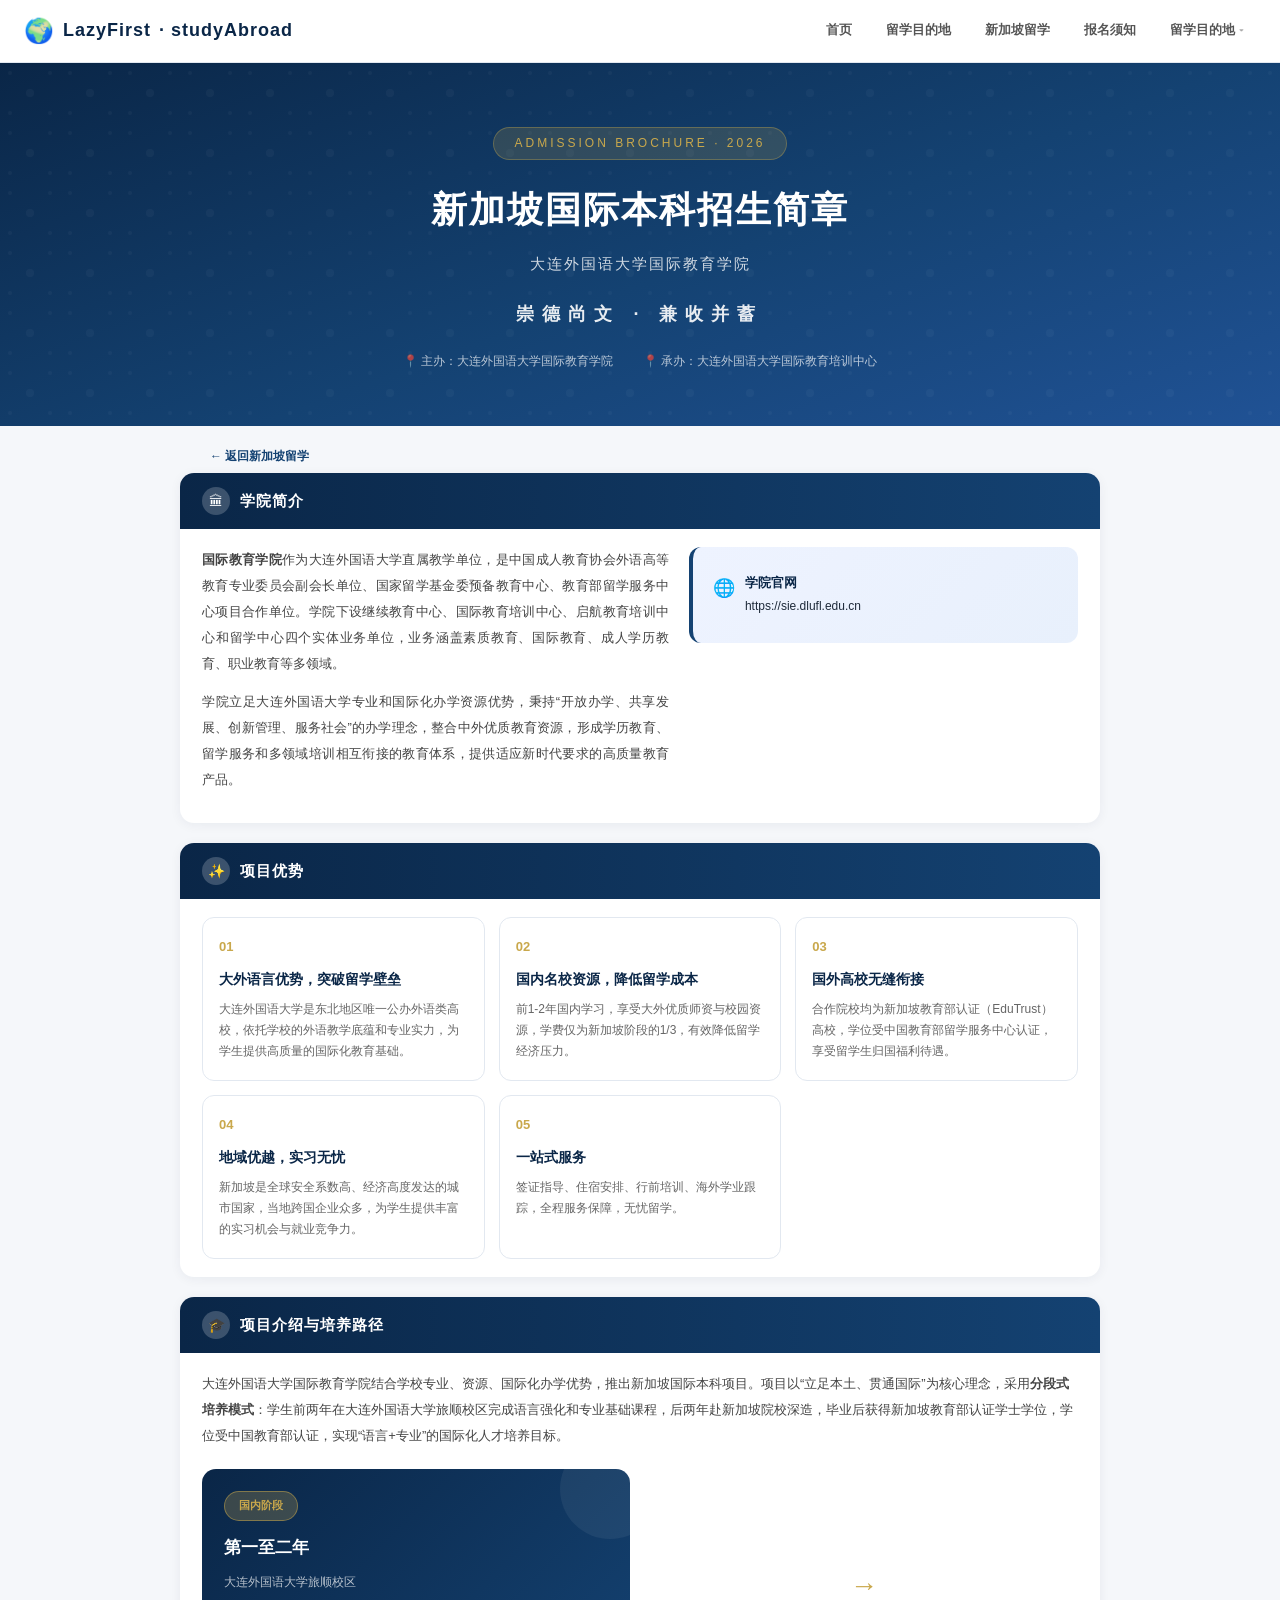
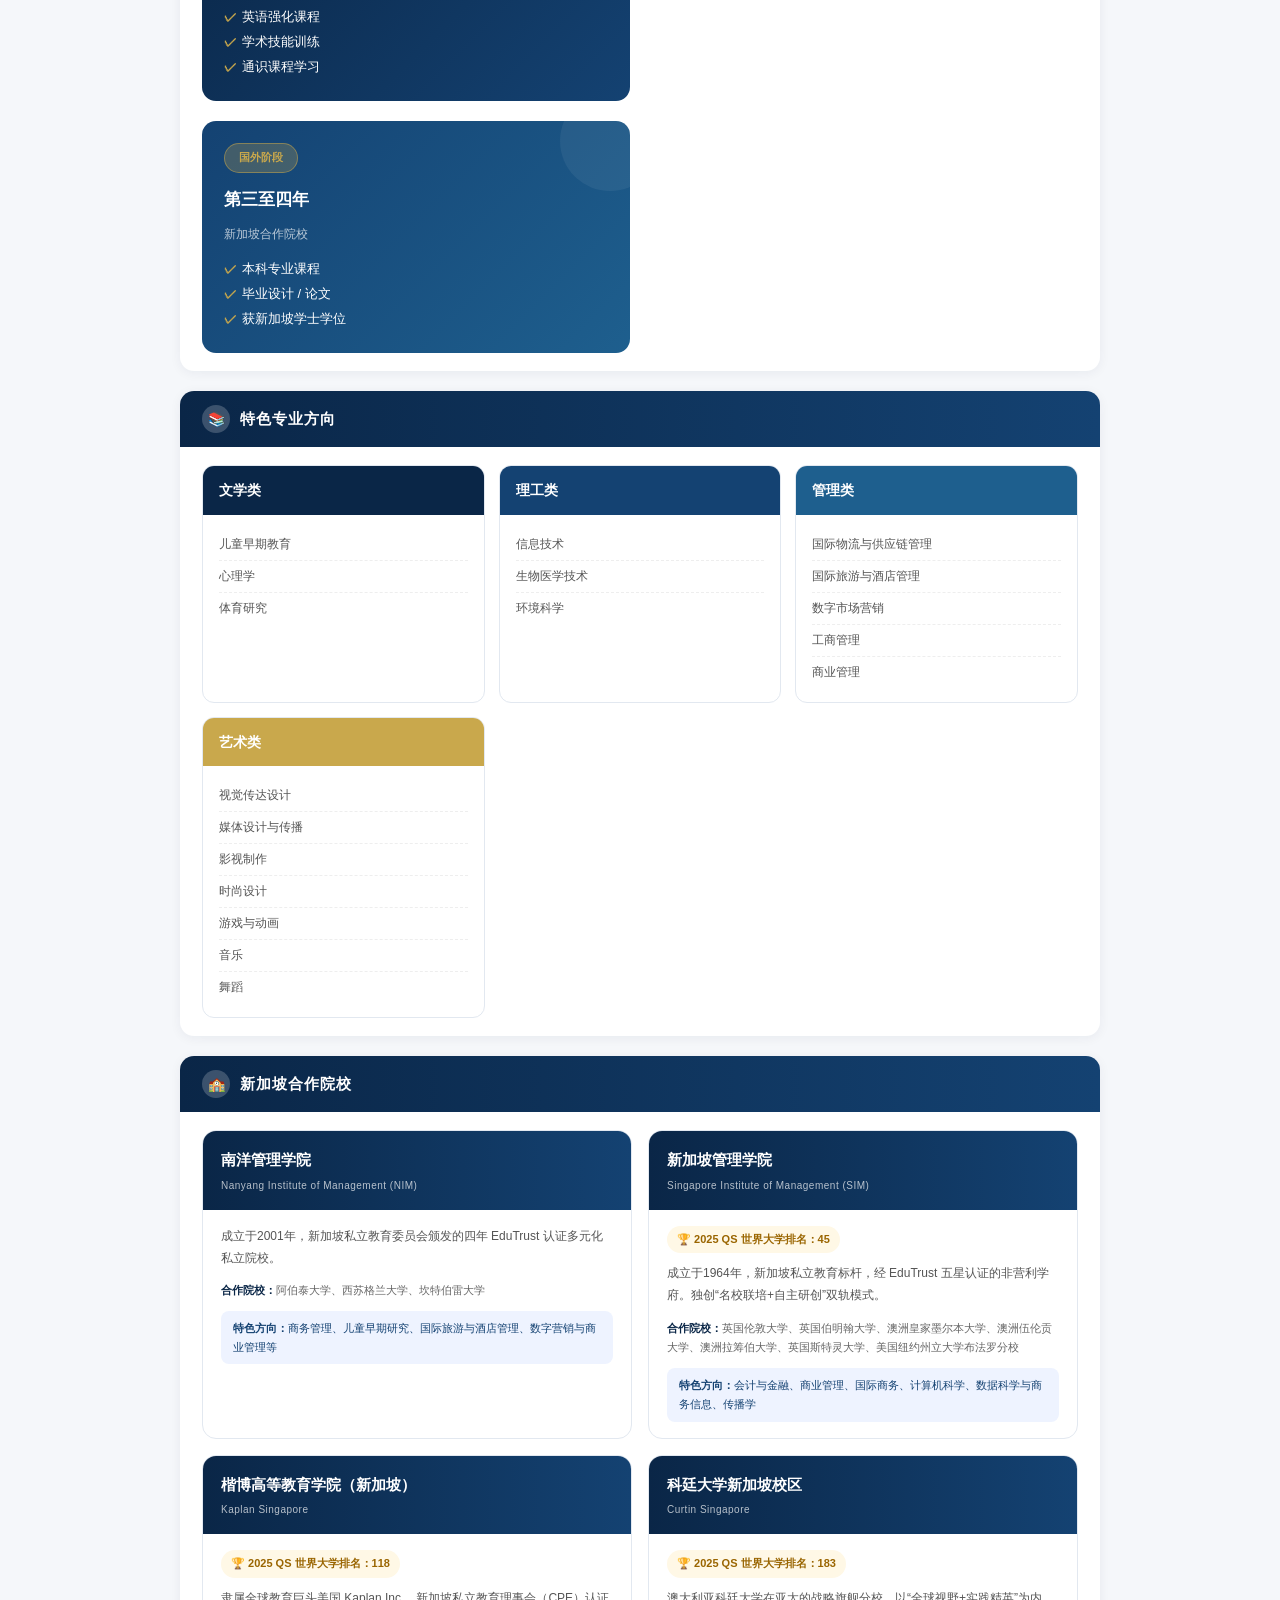
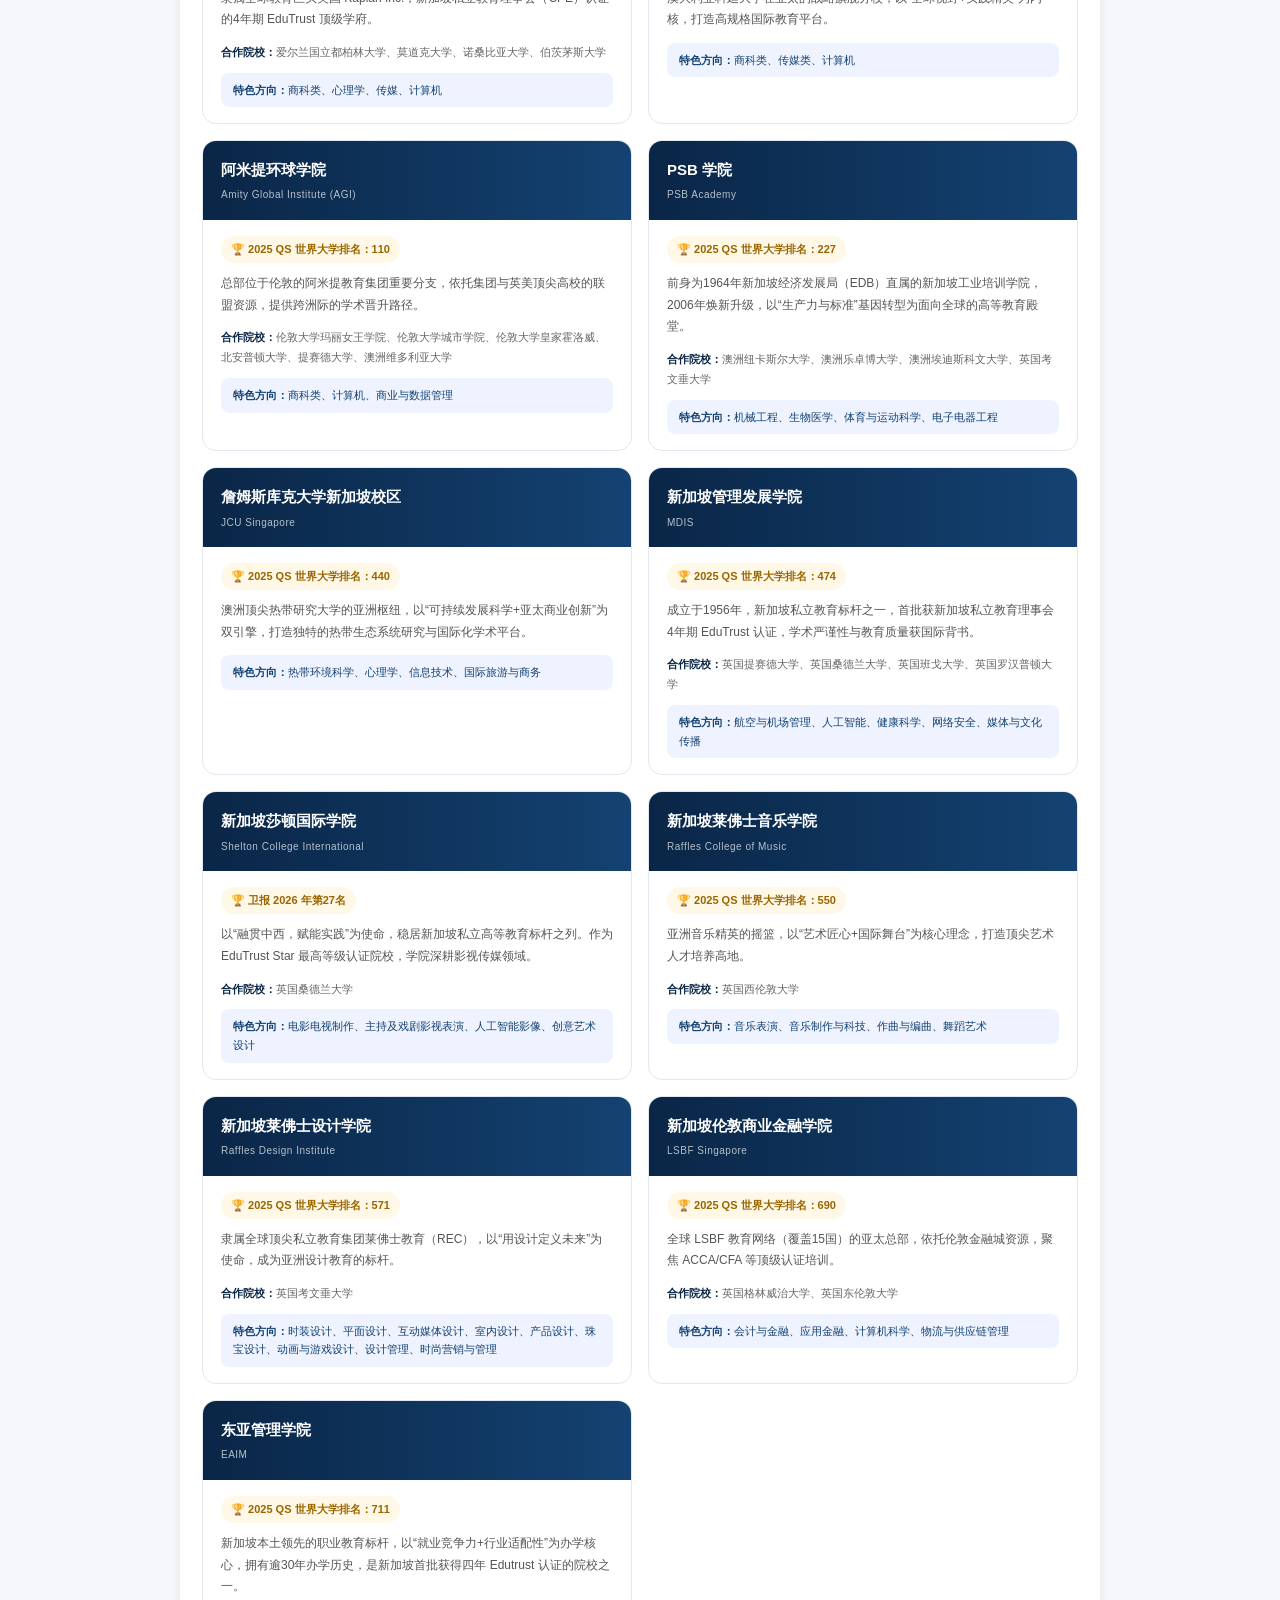
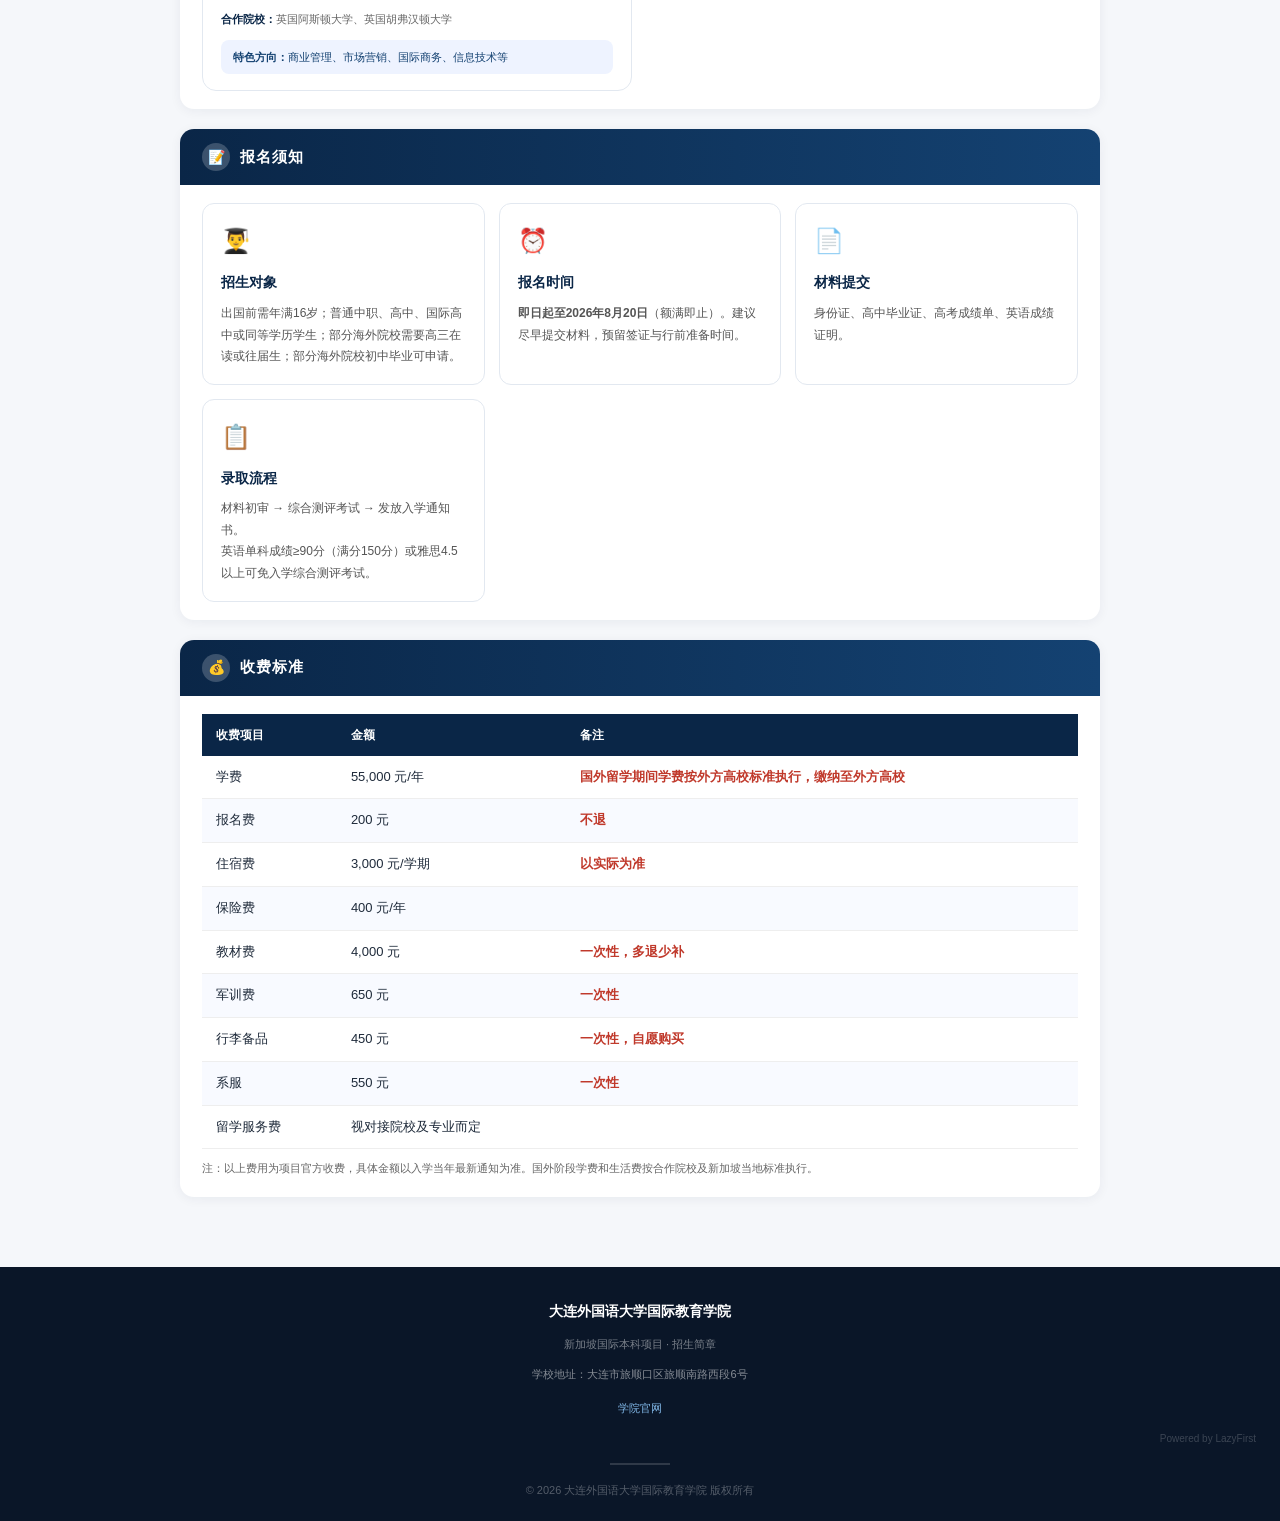
<file: schools/sg-undergraduate.html>
<!DOCTYPE html>
<html lang="zh-CN">
<head>
<meta charset="UTF-8">
<meta name="viewport" content="width=device-width,initial-scale=1.0">
<title>新加坡国际本科招生简章 | 大连外国语大学国际教育学院</title>
<meta name="description" content="大连外国语大学国际教育学院新加坡国际本科项目，2+2分段式培养，对接新加坡十余所 EduTrust 认证高校，覆盖文学、理工、管理、艺术四大类专业方向。">
<meta property="og:title" content="新加坡国际本科招生简章 | 大连外国语大学国际教育学院">
<meta property="og:description" content="2+2分段式培养，对接新加坡十余所 EduTrust 认证高校，语言强化+通识课程+本科专业课程，学位受中国教育部认证。">
<meta property="og:type" content="article">
<link rel="stylesheet" href="../css/style.css">
<style>
/* Page-specific styles */
.page-hero{background:linear-gradient(160deg,#0a2647 0%,#144272 55%,#205295 100%);color:#fff;padding:64px 36px 54px;text-align:center;position:relative;overflow:hidden;}
.page-hero::after{content:"";position:absolute;inset:0;background:url("data:image/svg+xml,%3Csvg width='60' height='60' viewBox='0 0 60 60' xmlns='http://www.w3.org/2000/svg'%3E%3Cg fill='none'%3E%3Cg fill='%23ffffff' fill-opacity='0.03'%3E%3Ccircle cx='30' cy='30' r='4'/%3E%3Ccircle cx='10' cy='10' r='2'/%3E%3Ccircle cx='50' cy='50' r='2'/%3E%3Ccircle cx='10' cy='50' r='2'/%3E%3Ccircle cx='50' cy='10' r='2'/%3E%3C/g%3E%3C/g%3E%3C/svg%3E");}
.page-hero .ph-badge{display:inline-block;background:rgba(201,168,76,.18);border:1px solid rgba(201,168,76,.35);border-radius:20px;padding:5px 20px;font-size:12px;letter-spacing:3px;margin-bottom:18px;position:relative;z-index:1;color:#c9a84c;}
.page-hero h1{font-size:36px;font-weight:900;letter-spacing:2px;margin-bottom:10px;position:relative;z-index:1;}
.page-hero .ph-sub{font-size:15px;opacity:.8;position:relative;z-index:1;letter-spacing:2px;}
.page-hero .ph-motto{font-size:18px;font-weight:700;letter-spacing:8px;margin-top:22px;position:relative;z-index:1;opacity:.9;}
.page-hero .ph-info{display:flex;justify-content:center;gap:30px;flex-wrap:wrap;margin-top:20px;position:relative;z-index:1;font-size:12px;opacity:.7;}

.intro-grid{display:grid;grid-template-columns:1.2fr 1fr;gap:20px;align-items:start;}
.intro-text p{font-size:13px;color:#444;line-height:2;margin-bottom:12px;text-align:justify;}
.intro-meta{background:linear-gradient(135deg,#eef3ff,#e8f0fc);border-radius:12px;padding:18px 20px;border-left:4px solid #144272;}
.intro-meta .im-item{display:flex;gap:10px;padding:8px 0;border-bottom:1px dashed rgba(20,66,114,.2);}
.intro-meta .im-item:last-child{border-bottom:none;}
.intro-meta .im-icon{font-size:18px;flex-shrink:0;}
.intro-meta .im-c{font-size:12px;}
.intro-meta .im-c strong{display:block;color:#0a2647;font-size:12.5px;margin-bottom:1px;}

.advantage-grid{display:grid;grid-template-columns:repeat(auto-fit,minmax(240px,1fr));gap:14px;}
.advantage-card{background:#fff;border:1px solid #e2e8f0;border-radius:12px;padding:18px 18px 18px 16px;transition:all .2s;}
.advantage-card:hover{transform:translateY(-3px);box-shadow:0 6px 24px rgba(10,38,71,.12);border-color:#144272;}
.advantage-card .adv-num{font-size:13px;font-weight:800;color:#c9a84c;margin-bottom:8px;}
.advantage-card h4{font-size:14px;font-weight:800;color:#0a2647;margin-bottom:8px;}
.advantage-card p{font-size:12px;color:#666;line-height:1.75;}

.path-wrap{display:grid;grid-template-columns:1fr 1fr;gap:20px;}
.path-card{background:linear-gradient(135deg,#0a2647,#144272);color:#fff;border-radius:14px;padding:22px;position:relative;overflow:hidden;}
.path-card::before{content:"";position:absolute;top:-30px;right:-30px;width:100px;height:100px;background:rgba(255,255,255,.06);border-radius:50%;}
.path-card .pc-phase{display:inline-block;background:rgba(201,168,76,.25);border:1px solid rgba(201,168,76,.5);color:#c9a84c;font-size:11px;font-weight:700;padding:4px 14px;border-radius:20px;margin-bottom:12px;}
.path-card h4{font-size:17px;font-weight:800;margin-bottom:10px;position:relative;}
.path-card .pc-years{font-size:12px;opacity:.7;margin-bottom:12px;position:relative;}
.path-card .pc-content{font-size:13px;line-height:1.9;position:relative;}
.path-card .pc-content li{list-style:none;padding-left:18px;position:relative;}
.path-card .pc-content li::before{content:"✓";position:absolute;left:0;color:#c9a84c;font-weight:700;}
.path-arrow{display:flex;align-items:center;justify-content:center;font-size:28px;color:#c9a84c;}

.major-categories{display:grid;grid-template-columns:repeat(auto-fit,minmax(220px,1fr));gap:14px;}
.major-category{background:#fff;border:1px solid #e2e8f0;border-radius:12px;overflow:hidden;transition:all .2s;}
.major-category:hover{box-shadow:0 6px 24px rgba(10,38,71,.1);border-color:#144272;}
.major-category .mc-head{padding:12px 16px;color:#fff;font-weight:800;font-size:14px;}
.major-category .mc-body{padding:14px 16px;}
.major-category .mc-body li{font-size:12px;color:#555;padding:5px 0;border-bottom:1px dashed #eee;list-style:none;}
.major-category .mc-body li:last-child{border-bottom:none;}
.mc-lit{background:#0a2647;}
.mc-sci{background:#144272;}
.mgmt{background:#1e5f8e;}
.art{background:#c9a84c;}

.university-grid{display:grid;grid-template-columns:repeat(auto-fit,minmax(300px,1fr));gap:16px;}
.university-card{background:#fff;border:1px solid #e2e8f0;border-radius:14px;overflow:hidden;transition:all .2s;}
.university-card:hover{box-shadow:0 8px 28px rgba(10,38,71,.12);border-color:#144272;}
.university-card .uc-head{background:linear-gradient(90deg,#0a2647,#144272);color:#fff;padding:16px 18px;}
.university-card .uc-head h4{font-size:15px;font-weight:800;margin-bottom:3px;}
.university-card .uc-head .uc-en{font-size:10px;opacity:.7;letter-spacing:.5px;}
.university-card .uc-body{padding:16px 18px;}
.university-card .uc-rank{display:inline-flex;align-items:center;gap:6px;background:#fff8e6;color:#9a6500;font-size:11px;font-weight:700;padding:4px 10px;border-radius:20px;margin-bottom:10px;}
.university-card .uc-desc{font-size:12px;color:#555;line-height:1.8;margin-bottom:12px;}
.university-card .uc-partners{font-size:11px;color:#666;line-height:1.8;}
.university-card .uc-partners strong{color:#0a2647;}
.university-card .uc-majors{font-size:11px;color:#144272;background:#eef3ff;padding:8px 12px;border-radius:8px;margin-top:10px;line-height:1.7;}

.reg-grid{display:grid;grid-template-columns:repeat(auto-fit,minmax(240px,1fr));gap:14px;}
.reg-card{background:#fff;border:1px solid #e2e8f0;border-radius:12px;padding:16px 18px;}
.reg-card .reg-icon{font-size:24px;margin-bottom:8px;}
.reg-card h4{font-size:14px;font-weight:800;color:#0a2647;margin-bottom:8px;}
.reg-card p{font-size:12px;color:#555;line-height:1.8;}

.fee-table{width:100%;border-collapse:collapse;font-size:13px;}
.fee-table th{background:#0a2647;color:#fff;padding:11px 14px;text-align:left;font-weight:700;}
.fee-table td{padding:10px 14px;border-bottom:1px solid #eee;}
.fee-table tr:nth-child(even){background:#f8faff;}
.fee-table td:last-child{font-weight:700;color:#c0392b;}
.fee-note{font-size:11px;color:#666;margin-top:10px;line-height:1.8;}

.back-link{display:inline-flex;align-items:center;gap:6px;color:#144272;text-decoration:none;font-size:12px;font-weight:600;padding:6px 12px;border-radius:6px;transition:all .2s;margin:14px 0 0 18px;}
.back-link:hover{background:#eef3ff;}

footer .ft-powered{text-align:right;margin-top:6px;font-size:10px;}
footer .ft-powered a{color:rgba(255,255,255,.2);text-decoration:none;}
footer .ft-powered a:hover{color:rgba(255,255,255,.45);}

@media(max-width:768px){
  .page-hero h1{font-size:26px;}
  .page-hero .ph-motto{font-size:14px;letter-spacing:4px;}
  .intro-grid,.path-wrap{grid-template-columns:1fr;}
  .path-arrow{transform:rotate(90deg);}
  .university-grid{grid-template-columns:1fr;}
}
</style>
</head>
<body>

<!-- ══ Brand Bar ══ -->
<div class="brand-bar">
  <a href="../index.html" class="brand-logo">
    <span class="logo-icon">🌍</span> <strong>LazyFirst</strong> · studyAbroad
  </a>
  <div class="brand-nav">
    <a href="../index.html">首页</a>
    <a href="../index.html#destinations">留学目的地</a>
    <a href="sg.html">新加坡留学</a>
    <a href="#register">报名须知</a>
    <div class="nav-dropdown">
      <a href="#">留学目的地</a>
      <div class="dropdown-menu">
        <a href="sg.html">🇸🇬 新加坡留学</a>
        <a href="th.html">🇹🇭 泰国留学</a>
        <a href="kr.html">🇰🇷 韩国留学</a>
      </div>
    </div>
  </div>
</div>

<!-- ══ Hero ══ -->
<section class="page-hero">
  <div class="ph-badge">ADMISSION BROCHURE · 2026</div>
  <h1>新加坡国际本科招生简章</h1>
  <div class="ph-sub">大连外国语大学国际教育学院</div>
  <div class="ph-motto">崇德尚文 · 兼收并蓄</div>
  <div class="ph-info">
    <span>📍 主办：大连外国语大学国际教育学院</span>
    <span>📍 承办：大连外国语大学国际教育培训中心</span>
  </div>
</section>

<div class="container">

<a href="sg.html" class="back-link">← 返回新加坡留学</a>

<!-- 学院简介 -->
<section class="section" id="intro">
  <div class="section-header"><div class="ic">🏛</div><h3>学院简介</h3></div>
  <div class="section-body">
    <div class="intro-grid">
      <div class="intro-text">
        <p><strong>国际教育学院</strong>作为大连外国语大学直属教学单位，是中国成人教育协会外语高等教育专业委员会副会长单位、国家留学基金委预备教育中心、教育部留学服务中心项目合作单位。学院下设继续教育中心、国际教育培训中心、启航教育培训中心和留学中心四个实体业务单位，业务涵盖素质教育、国际教育、成人学历教育、职业教育等多领域。</p>
        <p>学院立足大连外国语大学专业和国际化办学资源优势，秉持“开放办学、共享发展、创新管理、服务社会”的办学理念，整合中外优质教育资源，形成学历教育、留学服务和多领域培训相互衔接的教育体系，提供适应新时代要求的高质量教育产品。</p>
      </div>
      <div class="intro-meta">
        <div class="im-item">
          <div class="im-icon">🌐</div>
          <div class="im-c"><strong>学院官网</strong>https://sie.dlufl.edu.cn</div>
        </div>
      </div>
    </div>
  </div>
</section>

<!-- 项目优势 -->
<section class="section" id="advantages">
  <div class="section-header"><div class="ic">✨</div><h3>项目优势</h3></div>
  <div class="section-body">
    <div class="advantage-grid">
      <div class="advantage-card">
        <div class="adv-num">01</div>
        <h4>大外语言优势，突破留学壁垒</h4>
        <p>大连外国语大学是东北地区唯一公办外语类高校，依托学校的外语教学底蕴和专业实力，为学生提供高质量的国际化教育基础。</p>
      </div>
      <div class="advantage-card">
        <div class="adv-num">02</div>
        <h4>国内名校资源，降低留学成本</h4>
        <p>前1-2年国内学习，享受大外优质师资与校园资源，学费仅为新加坡阶段的1/3，有效降低留学经济压力。</p>
      </div>
      <div class="advantage-card">
        <div class="adv-num">03</div>
        <h4>国外高校无缝衔接</h4>
        <p>合作院校均为新加坡教育部认证（EduTrust）高校，学位受中国教育部留学服务中心认证，享受留学生归国福利待遇。</p>
      </div>
      <div class="advantage-card">
        <div class="adv-num">04</div>
        <h4>地域优越，实习无忧</h4>
        <p>新加坡是全球安全系数高、经济高度发达的城市国家，当地跨国企业众多，为学生提供丰富的实习机会与就业竞争力。</p>
      </div>
      <div class="advantage-card">
        <div class="adv-num">05</div>
        <h4>一站式服务</h4>
        <p>签证指导、住宿安排、行前培训、海外学业跟踪，全程服务保障，无忧留学。</p>
      </div>
    </div>
  </div>
</section>

<!-- 项目介绍与培养路径 -->
<section class="section" id="project">
  <div class="section-header"><div class="ic">🎓</div><h3>项目介绍与培养路径</h3></div>
  <div class="section-body">
    <p style="font-size:13px;color:#444;line-height:2;margin-bottom:20px;">大连外国语大学国际教育学院结合学校专业、资源、国际化办学优势，推出新加坡国际本科项目。项目以“立足本土、贯通国际”为核心理念，采用<strong>分段式培养模式</strong>：学生前两年在大连外国语大学旅顺校区完成语言强化和专业基础课程，后两年赴新加坡院校深造，毕业后获得新加坡教育部认证学士学位，学位受中国教育部认证，实现“语言+专业”的国际化人才培养目标。</p>

    <div class="path-wrap">
      <div class="path-card">
        <div class="pc-phase">国内阶段</div>
        <h4>第一至二年</h4>
        <div class="pc-years">大连外国语大学旅顺校区</div>
        <ul class="pc-content">
          <li>英语强化课程</li>
          <li>学术技能训练</li>
          <li>通识课程学习</li>
        </ul>
      </div>
      <div class="path-arrow">→</div>
      <div class="path-card" style="background:linear-gradient(135deg,#144272,#1e5f8e);">
        <div class="pc-phase">国外阶段</div>
        <h4>第三至四年</h4>
        <div class="pc-years">新加坡合作院校</div>
        <ul class="pc-content">
          <li>本科专业课程</li>
          <li>毕业设计 / 论文</li>
          <li>获新加坡学士学位</li>
        </ul>
      </div>
    </div>
  </div>
</section>

<!-- 特色专业方向 -->
<section class="section" id="majors">
  <div class="section-header"><div class="ic">📚</div><h3>特色专业方向</h3></div>
  <div class="section-body">
    <div class="major-categories">
      <div class="major-category">
        <div class="mc-head mc-lit">文学类</div>
        <ul class="mc-body">
          <li>儿童早期教育</li>
          <li>心理学</li>
          <li>体育研究</li>
        </ul>
      </div>
      <div class="major-category">
        <div class="mc-head mc-sci">理工类</div>
        <ul class="mc-body">
          <li>信息技术</li>
          <li>生物医学技术</li>
          <li>环境科学</li>
        </ul>
      </div>
      <div class="major-category">
        <div class="mc-head mgmt">管理类</div>
        <ul class="mc-body">
          <li>国际物流与供应链管理</li>
          <li>国际旅游与酒店管理</li>
          <li>数字市场营销</li>
          <li>工商管理</li>
          <li>商业管理</li>
        </ul>
      </div>
      <div class="major-category">
        <div class="mc-head art">艺术类</div>
        <ul class="mc-body">
          <li>视觉传达设计</li>
          <li>媒体设计与传播</li>
          <li>影视制作</li>
          <li>时尚设计</li>
          <li>游戏与动画</li>
          <li>音乐</li>
          <li>舞蹈</li>
        </ul>
      </div>
    </div>
  </div>
</section>

<!-- 合作院校 -->
<section class="section" id="universities">
  <div class="section-header"><div class="ic">🏫</div><h3>新加坡合作院校</h3></div>
  <div class="section-body">
    <div class="university-grid">
      <div class="university-card">
        <div class="uc-head">
          <h4>南洋管理学院</h4>
          <div class="uc-en">Nanyang Institute of Management (NIM)</div>
        </div>
        <div class="uc-body">
          <div class="uc-desc">成立于2001年，新加坡私立教育委员会颁发的四年 EduTrust 认证多元化私立院校。</div>
          <div class="uc-partners"><strong>合作院校：</strong>阿伯泰大学、西苏格兰大学、坎特伯雷大学</div>
          <div class="uc-majors"><strong>特色方向：</strong>商务管理、儿童早期研究、国际旅游与酒店管理、数字营销与商业管理等</div>
        </div>
      </div>
      <div class="university-card">
        <div class="uc-head">
          <h4>新加坡管理学院</h4>
          <div class="uc-en">Singapore Institute of Management (SIM)</div>
        </div>
        <div class="uc-body">
          <div class="uc-rank">🏆 2025 QS 世界大学排名：45</div>
          <div class="uc-desc">成立于1964年，新加坡私立教育标杆，经 EduTrust 五星认证的非营利学府。独创“名校联培+自主研创”双轨模式。</div>
          <div class="uc-partners"><strong>合作院校：</strong>英国伦敦大学、英国伯明翰大学、澳洲皇家墨尔本大学、澳洲伍伦贡大学、澳洲拉筹伯大学、英国斯特灵大学、美国纽约州立大学布法罗分校</div>
          <div class="uc-majors"><strong>特色方向：</strong>会计与金融、商业管理、国际商务、计算机科学、数据科学与商务信息、传播学</div>
        </div>
      </div>
      <div class="university-card">
        <div class="uc-head">
          <h4>楷博高等教育学院（新加坡）</h4>
          <div class="uc-en">Kaplan Singapore</div>
        </div>
        <div class="uc-body">
          <div class="uc-rank">🏆 2025 QS 世界大学排名：118</div>
          <div class="uc-desc">隶属全球教育巨头美国 Kaplan Inc.，新加坡私立教育理事会（CPE）认证的4年期 EduTrust 顶级学府。</div>
          <div class="uc-partners"><strong>合作院校：</strong>爱尔兰国立都柏林大学、莫道克大学、诺桑比亚大学、伯茨茅斯大学</div>
          <div class="uc-majors"><strong>特色方向：</strong>商科类、心理学、传媒、计算机</div>
        </div>
      </div>
      <div class="university-card">
        <div class="uc-head">
          <h4>科廷大学新加坡校区</h4>
          <div class="uc-en">Curtin Singapore</div>
        </div>
        <div class="uc-body">
          <div class="uc-rank">🏆 2025 QS 世界大学排名：183</div>
          <div class="uc-desc">澳大利亚科廷大学在亚太的战略旗舰分校，以“全球视野+实践精英”为内核，打造高规格国际教育平台。</div>
          <div class="uc-majors"><strong>特色方向：</strong>商科类、传媒类、计算机</div>
        </div>
      </div>
      <div class="university-card">
        <div class="uc-head">
          <h4>阿米提环球学院</h4>
          <div class="uc-en">Amity Global Institute (AGI)</div>
        </div>
        <div class="uc-body">
          <div class="uc-rank">🏆 2025 QS 世界大学排名：110</div>
          <div class="uc-desc">总部位于伦敦的阿米提教育集团重要分支，依托集团与英美顶尖高校的联盟资源，提供跨洲际的学术晋升路径。</div>
          <div class="uc-partners"><strong>合作院校：</strong>伦敦大学玛丽女王学院、伦敦大学城市学院、伦敦大学皇家霍洛威、北安普顿大学、提赛德大学、澳洲维多利亚大学</div>
          <div class="uc-majors"><strong>特色方向：</strong>商科类、计算机、商业与数据管理</div>
        </div>
      </div>
      <div class="university-card">
        <div class="uc-head">
          <h4>PSB 学院</h4>
          <div class="uc-en">PSB Academy</div>
        </div>
        <div class="uc-body">
          <div class="uc-rank">🏆 2025 QS 世界大学排名：227</div>
          <div class="uc-desc">前身为1964年新加坡经济发展局（EDB）直属的新加坡工业培训学院，2006年焕新升级，以“生产力与标准”基因转型为面向全球的高等教育殿堂。</div>
          <div class="uc-partners"><strong>合作院校：</strong>澳洲纽卡斯尔大学、澳洲乐卓博大学、澳洲埃迪斯科文大学、英国考文垂大学</div>
          <div class="uc-majors"><strong>特色方向：</strong>机械工程、生物医学、体育与运动科学、电子电器工程</div>
        </div>
      </div>
      <div class="university-card">
        <div class="uc-head">
          <h4>詹姆斯库克大学新加坡校区</h4>
          <div class="uc-en">JCU Singapore</div>
        </div>
        <div class="uc-body">
          <div class="uc-rank">🏆 2025 QS 世界大学排名：440</div>
          <div class="uc-desc">澳洲顶尖热带研究大学的亚洲枢纽，以“可持续发展科学+亚太商业创新”为双引擎，打造独特的热带生态系统研究与国际化学术平台。</div>
          <div class="uc-majors"><strong>特色方向：</strong>热带环境科学、心理学、信息技术、国际旅游与商务</div>
        </div>
      </div>
      <div class="university-card">
        <div class="uc-head">
          <h4>新加坡管理发展学院</h4>
          <div class="uc-en">MDIS</div>
        </div>
        <div class="uc-body">
          <div class="uc-rank">🏆 2025 QS 世界大学排名：474</div>
          <div class="uc-desc">成立于1956年，新加坡私立教育标杆之一，首批获新加坡私立教育理事会4年期 EduTrust 认证，学术严谨性与教育质量获国际背书。</div>
          <div class="uc-partners"><strong>合作院校：</strong>英国提赛德大学、英国桑德兰大学、英国班戈大学、英国罗汉普顿大学</div>
          <div class="uc-majors"><strong>特色方向：</strong>航空与机场管理、人工智能、健康科学、网络安全、媒体与文化传播</div>
        </div>
      </div>
      <div class="university-card">
        <div class="uc-head">
          <h4>新加坡莎顿国际学院</h4>
          <div class="uc-en">Shelton College International</div>
        </div>
        <div class="uc-body">
          <div class="uc-rank">🏆 卫报 2026 年第27名</div>
          <div class="uc-desc">以“融贯中西，赋能实践”为使命，稳居新加坡私立高等教育标杆之列。作为 EduTrust Star 最高等级认证院校，学院深耕影视传媒领域。</div>
          <div class="uc-partners"><strong>合作院校：</strong>英国桑德兰大学</div>
          <div class="uc-majors"><strong>特色方向：</strong>电影电视制作、主持及戏剧影视表演、人工智能影像、创意艺术设计</div>
        </div>
      </div>
      <div class="university-card">
        <div class="uc-head">
          <h4>新加坡莱佛士音乐学院</h4>
          <div class="uc-en">Raffles College of Music</div>
        </div>
        <div class="uc-body">
          <div class="uc-rank">🏆 2025 QS 世界大学排名：550</div>
          <div class="uc-desc">亚洲音乐精英的摇篮，以“艺术匠心+国际舞台”为核心理念，打造顶尖艺术人才培养高地。</div>
          <div class="uc-partners"><strong>合作院校：</strong>英国西伦敦大学</div>
          <div class="uc-majors"><strong>特色方向：</strong>音乐表演、音乐制作与科技、作曲与编曲、舞蹈艺术</div>
        </div>
      </div>
      <div class="university-card">
        <div class="uc-head">
          <h4>新加坡莱佛士设计学院</h4>
          <div class="uc-en">Raffles Design Institute</div>
        </div>
        <div class="uc-body">
          <div class="uc-rank">🏆 2025 QS 世界大学排名：571</div>
          <div class="uc-desc">隶属全球顶尖私立教育集团莱佛士教育（REC），以“用设计定义未来”为使命，成为亚洲设计教育的标杆。</div>
          <div class="uc-partners"><strong>合作院校：</strong>英国考文垂大学</div>
          <div class="uc-majors"><strong>特色方向：</strong>时装设计、平面设计、互动媒体设计、室内设计、产品设计、珠宝设计、动画与游戏设计、设计管理、时尚营销与管理</div>
        </div>
      </div>
      <div class="university-card">
        <div class="uc-head">
          <h4>新加坡伦敦商业金融学院</h4>
          <div class="uc-en">LSBF Singapore</div>
        </div>
        <div class="uc-body">
          <div class="uc-rank">🏆 2025 QS 世界大学排名：690</div>
          <div class="uc-desc">全球 LSBF 教育网络（覆盖15国）的亚太总部，依托伦敦金融城资源，聚焦 ACCA/CFA 等顶级认证培训。</div>
          <div class="uc-partners"><strong>合作院校：</strong>英国格林威治大学、英国东伦敦大学</div>
          <div class="uc-majors"><strong>特色方向：</strong>会计与金融、应用金融、计算机科学、物流与供应链管理</div>
        </div>
      </div>
      <div class="university-card">
        <div class="uc-head">
          <h4>东亚管理学院</h4>
          <div class="uc-en">EAIM</div>
        </div>
        <div class="uc-body">
          <div class="uc-rank">🏆 2025 QS 世界大学排名：711</div>
          <div class="uc-desc">新加坡本土领先的职业教育标杆，以“就业竞争力+行业适配性”为办学核心，拥有逾30年办学历史，是新加坡首批获得四年 Edutrust 认证的院校之一。</div>
          <div class="uc-partners"><strong>合作院校：</strong>英国阿斯顿大学、英国胡弗汉顿大学</div>
          <div class="uc-majors"><strong>特色方向：</strong>商业管理、市场营销、国际商务、信息技术等</div>
        </div>
      </div>
    </div>
  </div>
</section>

<!-- 报名须知 -->
<section class="section" id="register">
  <div class="section-header"><div class="ic">📝</div><h3>报名须知</h3></div>
  <div class="section-body">
    <div class="reg-grid">
      <div class="reg-card">
        <div class="reg-icon">👨‍🎓</div>
        <h4>招生对象</h4>
        <p>出国前需年满16岁；普通中职、高中、国际高中或同等学历学生；部分海外院校需要高三在读或往届生；部分海外院校初中毕业可申请。</p>
      </div>
      <div class="reg-card">
        <div class="reg-icon">⏰</div>
        <h4>报名时间</h4>
        <p><strong>即日起至2026年8月20日</strong>（额满即止）。建议尽早提交材料，预留签证与行前准备时间。</p>
      </div>
      <div class="reg-card">
        <div class="reg-icon">📄</div>
        <h4>材料提交</h4>
        <p>身份证、高中毕业证、高考成绩单、英语成绩证明。</p>
      </div>
      <div class="reg-card">
        <div class="reg-icon">📋</div>
        <h4>录取流程</h4>
        <p>材料初审 → 综合测评考试 → 发放入学通知书。<br>英语单科成绩≥90分（满分150分）或雅思4.5以上可免入学综合测评考试。</p>
      </div>
    </div>
  </div>
</section>

<!-- 收费标准 -->
<section class="section" id="fees">
  <div class="section-header"><div class="ic">💰</div><h3>收费标准</h3></div>
  <div class="section-body">
    <table class="fee-table">
      <thead>
        <tr><th>收费项目</th><th>金额</th><th>备注</th></tr>
      </thead>
      <tbody>
        <tr><td>学费</td><td>55,000 元/年</td><td>国外留学期间学费按外方高校标准执行，缴纳至外方高校</td></tr>
        <tr><td>报名费</td><td>200 元</td><td>不退</td></tr>
        <tr><td>住宿费</td><td>3,000 元/学期</td><td>以实际为准</td></tr>
        <tr><td>保险费</td><td>400 元/年</td><td></td></tr>
        <tr><td>教材费</td><td>4,000 元</td><td>一次性，多退少补</td></tr>
        <tr><td>军训费</td><td>650 元</td><td>一次性</td></tr>
        <tr><td>行李备品</td><td>450 元</td><td>一次性，自愿购买</td></tr>
        <tr><td>系服</td><td>550 元</td><td>一次性</td></tr>
        <tr><td>留学服务费</td><td>视对接院校及专业而定</td><td></td></tr>
      </tbody>
    </table>
    <p class="fee-note">注：以上费用为项目官方收费，具体金额以入学当年最新通知为准。国外阶段学费和生活费按合作院校及新加坡当地标准执行。</p>
  </div>
</section>

</div>

<!-- ══ Footer ══ -->
<footer>
  <div class="ft-company">大连外国语大学国际教育学院</div>
  <div class="ft-reg">新加坡国际本科项目 · 招生简章</div>
  <div class="ft-address">学校地址：大连市旅顺口区旅顺南路西段6号</div>
  <div class="ft-links">
    <a href="https://sie.dlufl.edu.cn" target="_blank">学院官网</a>
  </div>
  <div class="ft-powered"><a href="../staff/sg-undergraduate-internal.html">Powered by LazyFirst</a></div>
  <div class="ft-divider"></div>
  <div class="ft-copy">© 2026 大连外国语大学国际教育学院 版权所有</div>
</footer>

</body>
</html>
</file>
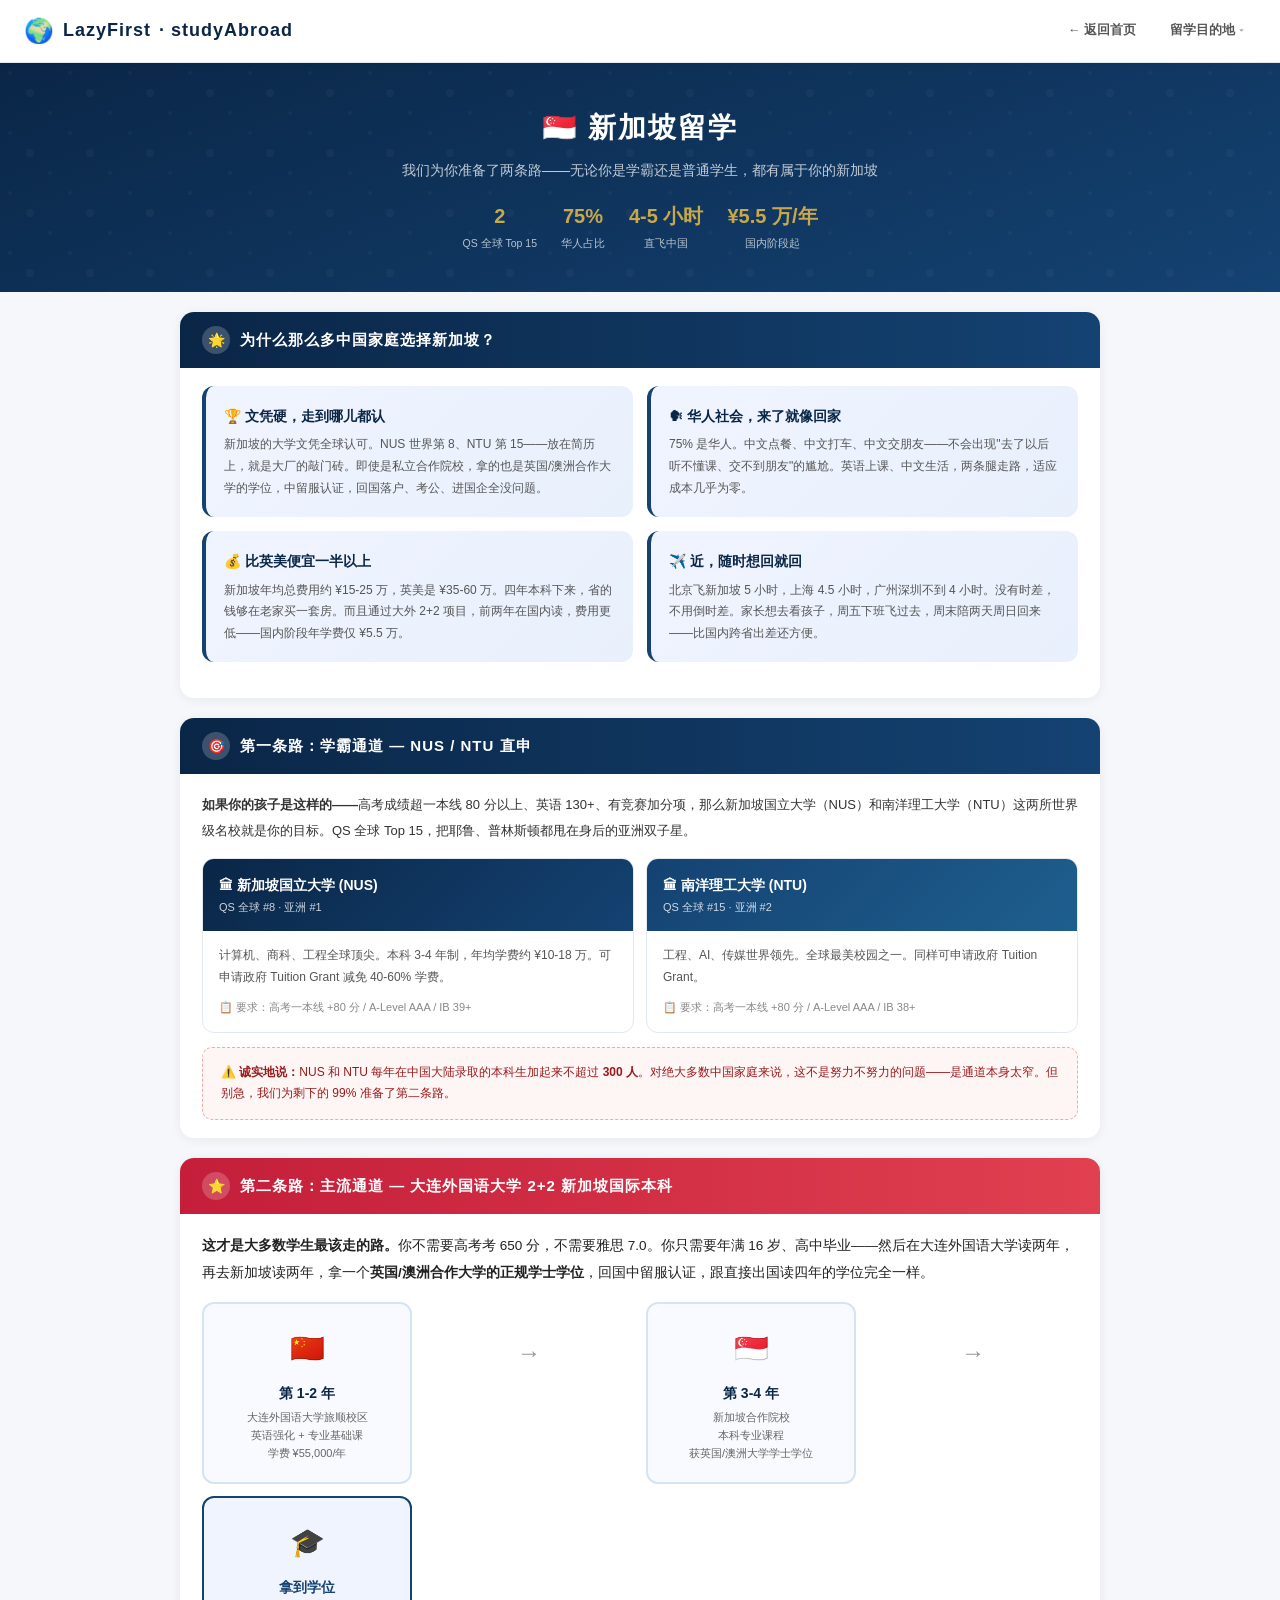
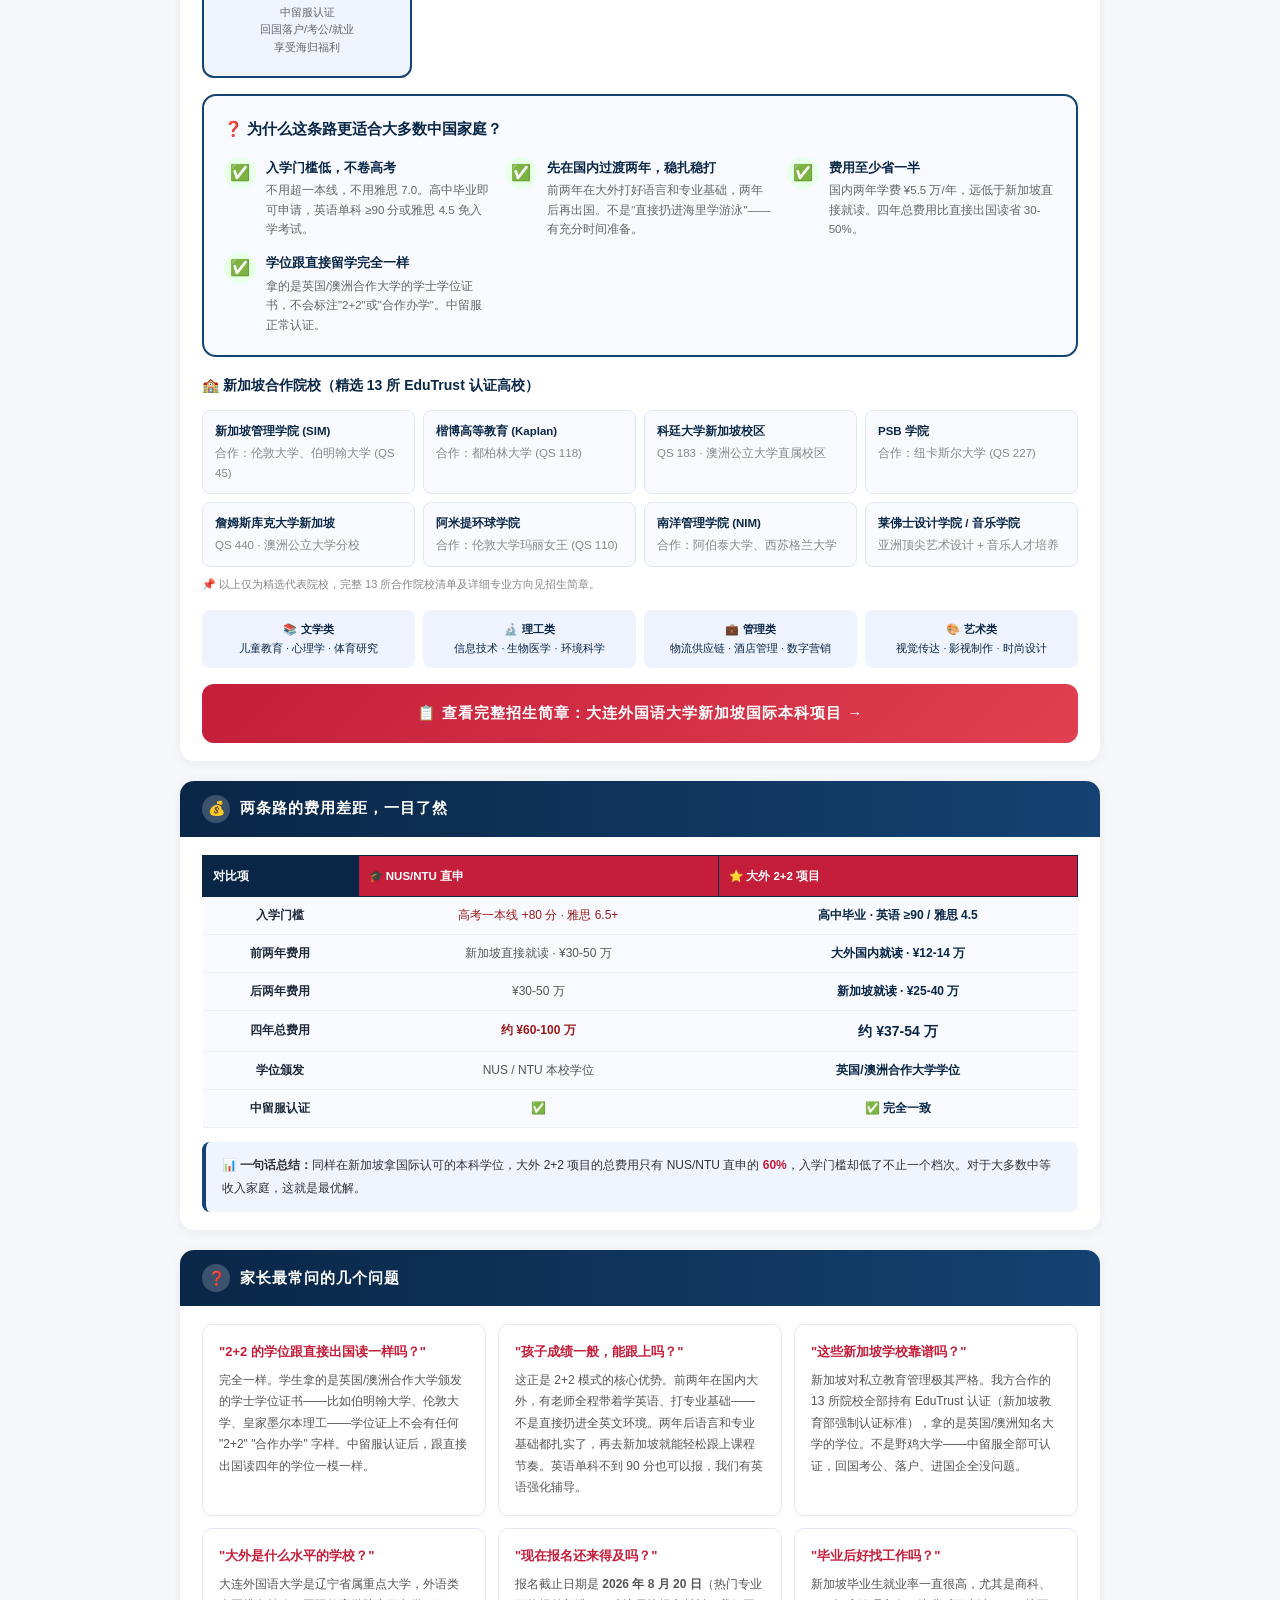
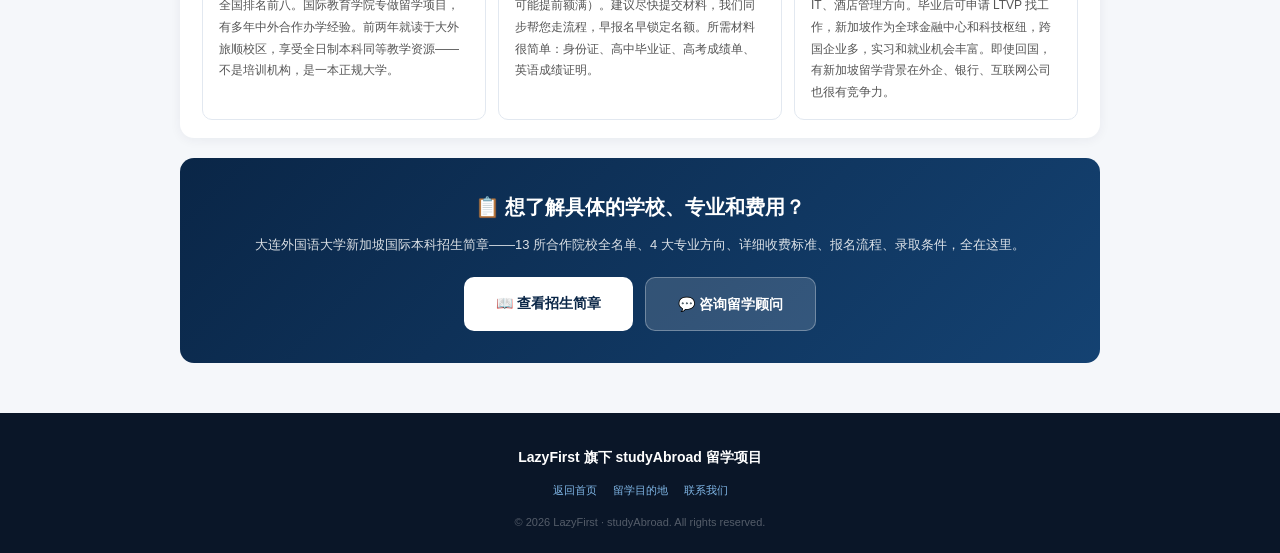
<file: schools/sg.html>
<!DOCTYPE html>
<html lang="zh-CN">
<head>
<meta charset="UTF-8">
<meta name="viewport" content="width=device-width,initial-scale=1.0">
<title>新加坡留学 — LazyFirst · studyAbroad | NUS/NTU 学霸通道 + 大外2+2 主流通道</title>
<meta name="description" content="LazyFirst 旗下 studyAbroad 新加坡留学：两条路——学霸直通 NUS/NTU 全球 Top 15，主流学生通过大连外国语大学 2+2 项目进入新加坡 EduTrust 认证高校。">
<meta property="og:title" content="新加坡留学 — LazyFirst · studyAbroad">
<meta property="og:description" content="两条路到新加坡——NUS/NTU 学霸通道 + 大外2+2 主流通道，无论什么分数段都能匹配。">
<link rel="stylesheet" href="../css/style.css">
</head>
<body>

<div class="brand-bar">
  <a href="../index.html" class="brand-logo"><span class="logo-icon">🌍</span> <strong>LazyFirst</strong> · studyAbroad</a>
  <div class="brand-nav">
    <a href="../index.html">← 返回首页</a>
    <div class="nav-dropdown">
      <a href="#">留学目的地</a>
      <div class="dropdown-menu">
        <a href="sg.html">🇸🇬 新加坡留学</a>
        <a href="th.html">🇹🇭 泰国留学</a>
        <a href="kr.html">🇰🇷 韩国留学</a>
      </div>
    </div>
  </div>
</div>

<!-- ══ Banner ══ -->
<div class="school-banner" style="background:linear-gradient(160deg,#0a2647,#144272);">
  <h1>🇸🇬 新加坡留学</h1>
  <div class="sb-sub">我们为你准备了两条路——无论你是学霸还是普通学生，都有属于你的新加坡</div>
  <div class="sb-stats">
    <div class="st"><div class="st-num">2</div><div class="st-label">QS 全球 Top 15</div></div>
    <div class="st"><div class="st-num">75%</div><div class="st-label">华人占比</div></div>
    <div class="st"><div class="st-num">4-5 小时</div><div class="st-label">直飞中国</div></div>
    <div class="st"><div class="st-num">¥5.5 万/年</div><div class="st-label">国内阶段起</div></div>
  </div>
</div>

<div class="container">

  <!-- ══ 为什么是新加坡 ══ -->
  <div class="section" style="margin-top:20px;">
    <div class="section-header"><div class="ic">🌟</div><h3>为什么那么多中国家庭选择新加坡？</h3></div>
    <div class="section-body">

      <div style="display:grid;grid-template-columns:1fr 1fr;gap:14px;margin-bottom:18px;">
        <div style="background:linear-gradient(135deg,#f0f4ff,#e8f0fc);padding:18px;border-radius:12px;border-left:4px solid #144272;">
          <div style="font-weight:800;font-size:14px;color:#0a2647;margin-bottom:6px;">🏆 文凭硬，走到哪儿都认</div>
          <p style="font-size:12px;color:#555;line-height:1.8;margin:0;">新加坡的大学文凭全球认可。NUS 世界第 8、NTU 第 15——放在简历上，就是大厂的敲门砖。即使是私立合作院校，拿的也是英国/澳洲合作大学的学位，中留服认证，回国落户、考公、进国企全没问题。</p>
        </div>
        <div style="background:linear-gradient(135deg,#f0f4ff,#e8f0fc);padding:18px;border-radius:12px;border-left:4px solid #144272;">
          <div style="font-weight:800;font-size:14px;color:#0a2647;margin-bottom:6px;">🗣 华人社会，来了就像回家</div>
          <p style="font-size:12px;color:#555;line-height:1.8;margin:0;">75% 是华人。中文点餐、中文打车、中文交朋友——不会出现"去了以后听不懂课、交不到朋友"的尴尬。英语上课、中文生活，两条腿走路，适应成本几乎为零。</p>
        </div>
        <div style="background:linear-gradient(135deg,#f0f4ff,#e8f0fc);padding:18px;border-radius:12px;border-left:4px solid #144272;">
          <div style="font-weight:800;font-size:14px;color:#0a2647;margin-bottom:6px;">💰 比英美便宜一半以上</div>
          <p style="font-size:12px;color:#555;line-height:1.8;margin:0;">新加坡年均总费用约 ¥15-25 万，英美是 ¥35-60 万。四年本科下来，省的钱够在老家买一套房。而且通过大外 2+2 项目，前两年在国内读，费用更低——国内阶段年学费仅 ¥5.5 万。</p>
        </div>
        <div style="background:linear-gradient(135deg,#f0f4ff,#e8f0fc);padding:18px;border-radius:12px;border-left:4px solid #144272;">
          <div style="font-weight:800;font-size:14px;color:#0a2647;margin-bottom:6px;">✈️ 近，随时想回就回</div>
          <p style="font-size:12px;color:#555;line-height:1.8;margin:0;">北京飞新加坡 5 小时，上海 4.5 小时，广州深圳不到 4 小时。没有时差，不用倒时差。家长想去看孩子，周五下班飞过去，周末陪两天周日回来——比国内跨省出差还方便。</p>
        </div>
      </div>

    </div>
  </div>

  <!-- ══ NUS/NTU 学霸通道 ══ -->
  <div class="section" style="margin-top:16px;">
    <div class="section-header"><div class="ic">🎯</div><h3>第一条路：学霸通道 — NUS / NTU 直申</h3></div>
    <div class="section-body">

      <p style="font-size:13px;color:#333;line-height:2;margin-bottom:14px;">
        <strong>如果你的孩子是这样的——</strong>高考成绩超一本线 80 分以上、英语 130+、有竞赛加分项，那么新加坡国立大学（NUS）和南洋理工大学（NTU）这两所世界级名校就是你的目标。QS 全球 Top 15，把耶鲁、普林斯顿都甩在身后的亚洲双子星。
      </p>

      <div style="display:grid;grid-template-columns:repeat(auto-fit,minmax(260px,1fr));gap:12px;margin-bottom:14px;">
        <div style="background:#fff;border:1px solid #e2e8f0;border-radius:12px;overflow:hidden;">
          <div style="background:linear-gradient(135deg,#0a2647,#144272);padding:14px 16px;color:#fff;">
            <h4 style="margin:0;font-size:14px;">🏛 新加坡国立大学 (NUS)</h4>
            <div style="font-size:11px;opacity:.8;">QS 全球 #8 · 亚洲 #1</div>
          </div>
          <div style="padding:14px 16px;">
            <div style="font-size:12px;color:#555;line-height:1.8;">计算机、商科、工程全球顶尖。本科 3-4 年制，年均学费约 ¥10-18 万。可申请政府 Tuition Grant 减免 40-60% 学费。</div>
            <div style="margin-top:10px;font-size:11px;color:#888;">📋 要求：高考一本线 +80 分 / A-Level AAA / IB 39+</div>
          </div>
        </div>
        <div style="background:#fff;border:1px solid #e2e8f0;border-radius:12px;overflow:hidden;">
          <div style="background:linear-gradient(135deg,#144272,#1e5f8e);padding:14px 16px;color:#fff;">
            <h4 style="margin:0;font-size:14px;">🏛 南洋理工大学 (NTU)</h4>
            <div style="font-size:11px;opacity:.8;">QS 全球 #15 · 亚洲 #2</div>
          </div>
          <div style="padding:14px 16px;">
            <div style="font-size:12px;color:#555;line-height:1.8;">工程、AI、传媒世界领先。全球最美校园之一。同样可申请政府 Tuition Grant。</div>
            <div style="margin-top:10px;font-size:11px;color:#888;">📋 要求：高考一本线 +80 分 / A-Level AAA / IB 38+</div>
          </div>
        </div>
      </div>

      <div style="background:#fef5f5;border:1px dashed #fca5a5;border-radius:10px;padding:14px 18px;font-size:12px;color:#991b1b;line-height:1.8;">
        <strong>⚠️ 诚实地说：</strong>NUS 和 NTU 每年在中国大陆录取的本科生加起来不超过 <strong>300 人</strong>。对绝大多数中国家庭来说，这不是努力不努力的问题——是通道本身太窄。但别急，我们为剩下的 99% 准备了第二条路。
      </div>
    </div>
  </div>

  <!-- ══ 大外2+2 主流通道 ══ -->
  <div class="section" style="margin-top:16px;">
    <div class="section-header" style="background:linear-gradient(90deg,#c41e3a,#e04050);">
      <div class="ic">⭐</div>
      <h3>第二条路：主流通道 — 大连外国语大学 2+2 新加坡国际本科</h3>
    </div>
    <div class="section-body">

      <p style="font-size:13.5px;color:#222;line-height:2;margin-bottom:16px;">
        <strong>这才是大多数学生最该走的路。</strong>你不需要高考考 650 分，不需要雅思 7.0。你只需要年满 16 岁、高中毕业——然后在大连外国语大学读两年，再去新加坡读两年，拿一个<strong>英国/澳洲合作大学的正规学士学位</strong>，回国中留服认证，跟直接出国读四年的学位完全一样。
      </p>

      <!-- 三步走 -->
      <div style="display:grid;grid-template-columns:repeat(auto-fit,minmax(200px,1fr));gap:12px;margin-bottom:16px;">
        <div style="text-align:center;background:#f8faff;border:2px solid #d6e3f5;border-radius:12px;padding:20px 14px;">
          <div style="font-size:28px;margin-bottom:8px;">🇨🇳</div>
          <div style="font-weight:800;font-size:14px;color:#0a2647;margin-bottom:4px;">第 1-2 年</div>
          <div style="font-size:11px;color:#666;line-height:1.6;">大连外国语大学旅顺校区<br>英语强化 + 专业基础课<br>学费 ¥55,000/年</div>
        </div>
        <div style="text-align:center;color:#999;font-size:24px;padding-top:30px;">→</div>
        <div style="text-align:center;background:#f8faff;border:2px solid #d6e3f5;border-radius:12px;padding:20px 14px;">
          <div style="font-size:28px;margin-bottom:8px;">🇸🇬</div>
          <div style="font-weight:800;font-size:14px;color:#0a2647;margin-bottom:4px;">第 3-4 年</div>
          <div style="font-size:11px;color:#666;line-height:1.6;">新加坡合作院校<br>本科专业课程<br>获英国/澳洲大学学士学位</div>
        </div>
        <div style="text-align:center;color:#999;font-size:24px;padding-top:30px;">→</div>
        <div style="text-align:center;background:#f0f4ff;border:2px solid #144272;border-radius:12px;padding:20px 14px;">
          <div style="font-size:28px;margin-bottom:8px;">🎓</div>
          <div style="font-weight:800;font-size:14px;color:#144272;margin-bottom:4px;">拿到学位</div>
          <div style="font-size:11px;color:#666;line-height:1.6;">中留服认证<br>回国落户/考公/就业<br>享受海归福利</div>
        </div>
      </div>

      <!-- 为什么这条路人更适合 -->
      <div style="background:#f8faff;border:2px solid #144272;border-radius:14px;padding:20px;margin-bottom:16px;">
        <div style="font-weight:800;font-size:15px;color:#0a2647;margin-bottom:14px;">❓ 为什么这条路更适合大多数中国家庭？</div>
        <div style="display:grid;grid-template-columns:repeat(auto-fit,minmax(240px,1fr));gap:12px;">
          <div style="display:flex;gap:10px;align-items:flex-start;">
            <div style="flex-shrink:0;width:32px;height:32px;background:#e8ffe8;border-radius:50%;display:flex;align-items:center;justify-content:center;font-size:16px;">✅</div>
            <div>
              <div style="font-weight:700;font-size:13px;color:#0a2647;margin-bottom:2px;">入学门槛低，不卷高考</div>
              <div style="font-size:11.5px;color:#666;line-height:1.7;">不用超一本线，不用雅思 7.0。高中毕业即可申请，英语单科 ≥90 分或雅思 4.5 免入学考试。</div>
            </div>
          </div>
          <div style="display:flex;gap:10px;align-items:flex-start;">
            <div style="flex-shrink:0;width:32px;height:32px;background:#e8ffe8;border-radius:50%;display:flex;align-items:center;justify-content:center;font-size:16px;">✅</div>
            <div>
              <div style="font-weight:700;font-size:13px;color:#0a2647;margin-bottom:2px;">先在国内过渡两年，稳扎稳打</div>
              <div style="font-size:11.5px;color:#666;line-height:1.7;">前两年在大外打好语言和专业基础，两年后再出国。不是"直接扔进海里学游泳"——有充分时间准备。</div>
            </div>
          </div>
          <div style="display:flex;gap:10px;align-items:flex-start;">
            <div style="flex-shrink:0;width:32px;height:32px;background:#e8ffe8;border-radius:50%;display:flex;align-items:center;justify-content:center;font-size:16px;">✅</div>
            <div>
              <div style="font-weight:700;font-size:13px;color:#0a2647;margin-bottom:2px;">费用至少省一半</div>
              <div style="font-size:11.5px;color:#666;line-height:1.7;">国内两年学费 ¥5.5 万/年，远低于新加坡直接就读。四年总费用比直接出国读省 30-50%。</div>
            </div>
          </div>
          <div style="display:flex;gap:10px;align-items:flex-start;">
            <div style="flex-shrink:0;width:32px;height:32px;background:#e8ffe8;border-radius:50%;display:flex;align-items:center;justify-content:center;font-size:16px;">✅</div>
            <div>
              <div style="font-weight:700;font-size:13px;color:#0a2647;margin-bottom:2px;">学位跟直接留学完全一样</div>
              <div style="font-size:11.5px;color:#666;line-height:1.7;">拿的是英国/澳洲合作大学的学士学位证书，不会标注"2+2"或"合作办学"。中留服正常认证。</div>
            </div>
          </div>
        </div>
      </div>

      <!-- 合作院校精选 -->
      <div style="margin-bottom:16px;">
        <div style="font-weight:800;font-size:14px;color:#0a2647;margin-bottom:12px;">🏫 新加坡合作院校（精选 13 所 EduTrust 认证高校）</div>
        <div style="display:grid;grid-template-columns:repeat(auto-fit,minmax(200px,1fr));gap:8px;">
          <div style="background:#f8faff;border:1px solid #e2e8f0;border-radius:8px;padding:10px 12px;font-size:11.5px;">
            <strong style="color:#0a2647;">新加坡管理学院 (SIM)</strong>
            <div style="color:#888;margin-top:2px;">合作：伦敦大学、伯明翰大学 (QS 45)</div>
          </div>
          <div style="background:#f8faff;border:1px solid #e2e8f0;border-radius:8px;padding:10px 12px;font-size:11.5px;">
            <strong style="color:#0a2647;">楷博高等教育 (Kaplan)</strong>
            <div style="color:#888;margin-top:2px;">合作：都柏林大学 (QS 118)</div>
          </div>
          <div style="background:#f8faff;border:1px solid #e2e8f0;border-radius:8px;padding:10px 12px;font-size:11.5px;">
            <strong style="color:#0a2647;">科廷大学新加坡校区</strong>
            <div style="color:#888;margin-top:2px;">QS 183 · 澳洲公立大学直属校区</div>
          </div>
          <div style="background:#f8faff;border:1px solid #e2e8f0;border-radius:8px;padding:10px 12px;font-size:11.5px;">
            <strong style="color:#0a2647;">PSB 学院</strong>
            <div style="color:#888;margin-top:2px;">合作：纽卡斯尔大学 (QS 227)</div>
          </div>
          <div style="background:#f8faff;border:1px solid #e2e8f0;border-radius:8px;padding:10px 12px;font-size:11.5px;">
            <strong style="color:#0a2647;">詹姆斯库克大学新加坡</strong>
            <div style="color:#888;margin-top:2px;">QS 440 · 澳洲公立大学分校</div>
          </div>
          <div style="background:#f8faff;border:1px solid #e2e8f0;border-radius:8px;padding:10px 12px;font-size:11.5px;">
            <strong style="color:#0a2647;">阿米提环球学院</strong>
            <div style="color:#888;margin-top:2px;">合作：伦敦大学玛丽女王 (QS 110)</div>
          </div>
          <div style="background:#f8faff;border:1px solid #e2e8f0;border-radius:8px;padding:10px 12px;font-size:11.5px;">
            <strong style="color:#0a2647;">南洋管理学院 (NIM)</strong>
            <div style="color:#888;margin-top:2px;">合作：阿伯泰大学、西苏格兰大学</div>
          </div>
          <div style="background:#f8faff;border:1px solid #e2e8f0;border-radius:8px;padding:10px 12px;font-size:11.5px;">
            <strong style="color:#0a2647;">莱佛士设计学院 / 音乐学院</strong>
            <div style="color:#888;margin-top:2px;">亚洲顶尖艺术设计 + 音乐人才培养</div>
          </div>
        </div>
        <p style="font-size:11px;color:#888;margin-top:8px;">📌 以上仅为精选代表院校，完整 13 所合作院校清单及详细专业方向见招生简章。</p>
      </div>

      <!-- 专业方向一览 -->
      <div style="display:grid;grid-template-columns:repeat(auto-fit,minmax(140px,1fr));gap:8px;margin-bottom:16px;">
        <div style="background:#eef3ff;padding:10px 12px;border-radius:8px;text-align:center;font-size:11px;color:#0a2647;"><strong>📚 文学类</strong><br>儿童教育 · 心理学 · 体育研究</div>
        <div style="background:#eef3ff;padding:10px 12px;border-radius:8px;text-align:center;font-size:11px;color:#0a2647;"><strong>🔬 理工类</strong><br>信息技术 · 生物医学 · 环境科学</div>
        <div style="background:#eef3ff;padding:10px 12px;border-radius:8px;text-align:center;font-size:11px;color:#0a2647;"><strong>💼 管理类</strong><br>物流供应链 · 酒店管理 · 数字营销</div>
        <div style="background:#eef3ff;padding:10px 12px;border-radius:8px;text-align:center;font-size:11px;color:#0a2647;"><strong>🎨 艺术类</strong><br>视觉传达 · 影视制作 · 时尚设计</div>
      </div>

      <!-- CTA -->
      <a href="sg-undergraduate.html" style="display:block;text-align:center;background:linear-gradient(135deg,#c41e3a,#e04050);color:#fff;padding:16px 24px;border-radius:12px;text-decoration:none;font-size:15px;font-weight:800;letter-spacing:1px;transition:transform .2s,box-shadow .2s;" onmouseover="this.style.transform='translateY(-2px)';this.style.boxShadow='0 6px 24px rgba(196,30,58,.3)';" onmouseout="this.style.transform='';this.style.boxShadow='';">
        📋 查看完整招生简章：大连外国语大学新加坡国际本科项目 →
      </a>
    </div>
  </div>

  <!-- ══ 费用对比 ══ -->
  <div class="section" style="margin-top:16px;">
    <div class="section-header"><div class="ic">💰</div><h3>两条路的费用差距，一目了然</h3></div>
    <div class="section-body">

      <div style="overflow-x:auto;">
        <table style="width:100%;border-collapse:collapse;font-size:12px;text-align:center;">
          <thead>
            <tr style="background:#0a2647;color:#fff;">
              <th style="padding:10px;border:1px solid #0a2647;">对比项</th>
              <th style="padding:10px;border:1px solid #0a2647;background:#c41e3a;">🎓 NUS/NTU 直申</th>
              <th style="padding:10px;border:1px solid #0a2647;background:#c41e3a;">⭐ 大外 2+2 项目</th>
            </tr>
          </thead>
          <tbody>
            <tr style="background:#f8faff;">
              <td style="padding:8px;font-weight:700;">入学门槛</td>
              <td style="padding:8px;color:#991b1b;">高考一本线 +80 分 · 雅思 6.5+</td>
              <td style="padding:8px;color:#0a2647;font-weight:700;">高中毕业 · 英语 ≥90 / 雅思 4.5</td>
            </tr>
            <tr>
              <td style="padding:8px;font-weight:700;">前两年费用</td>
              <td style="padding:8px;color:#555;">新加坡直接就读 · ¥30-50 万</td>
              <td style="padding:8px;color:#0a2647;font-weight:700;">大外国内就读 · ¥12-14 万</td>
            </tr>
            <tr style="background:#f8faff;">
              <td style="padding:8px;font-weight:700;">后两年费用</td>
              <td style="padding:8px;color:#555;">¥30-50 万</td>
              <td style="padding:8px;color:#0a2647;font-weight:700;">新加坡就读 · ¥25-40 万</td>
            </tr>
            <tr>
              <td style="padding:8px;font-weight:700;">四年总费用</td>
              <td style="padding:8px;color:#991b1b;font-weight:700;">约 ¥60-100 万</td>
              <td style="padding:8px;color:#0a2647;font-weight:700;font-size:14px;">约 ¥37-54 万</td>
            </tr>
            <tr style="background:#f8faff;">
              <td style="padding:8px;font-weight:700;">学位颁发</td>
              <td style="padding:8px;color:#555;">NUS / NTU 本校学位</td>
              <td style="padding:8px;color:#0a2647;font-weight:700;">英国/澳洲合作大学学位</td>
            </tr>
            <tr>
              <td style="padding:8px;font-weight:700;">中留服认证</td>
              <td style="padding:8px;color:#555;">✅</td>
              <td style="padding:8px;color:#0a2647;font-weight:700;">✅ 完全一致</td>
            </tr>
          </tbody>
        </table>
      </div>

      <div style="background:#f0f4ff;border-left:4px solid #144272;padding:12px 16px;border-radius:8px;margin-top:14px;font-size:12px;color:#333;line-height:1.9;">
        <strong>📊 一句话总结：</strong>同样在新加坡拿国际认可的本科学位，大外 2+2 项目的总费用只有 NUS/NTU 直申的 <strong style="color:#c41e3a;">60%</strong>，入学门槛却低了不止一个档次。对于大多数中等收入家庭，这就是最优解。
      </div>
    </div>
  </div>

  <!-- ══ 常见问题 ══ -->
  <div class="section" style="margin-top:16px;">
    <div class="section-header"><div class="ic">❓</div><h3>家长最常问的几个问题</h3></div>
    <div class="section-body">

      <div style="display:grid;grid-template-columns:repeat(auto-fit,minmax(280px,1fr));gap:12px;">
        <div style="background:#fff;border:1px solid #e2e8f0;border-radius:10px;padding:16px;">
          <div style="font-weight:700;font-size:13px;color:#c41e3a;margin-bottom:6px;">"2+2 的学位跟直接出国读一样吗？"</div>
          <div style="font-size:12px;color:#555;line-height:1.8;">完全一样。学生拿的是英国/澳洲合作大学颁发的学士学位证书——比如伯明翰大学、伦敦大学、皇家墨尔本理工——学位证上不会有任何 "2+2" "合作办学" 字样。中留服认证后，跟直接出国读四年的学位一模一样。</div>
        </div>
        <div style="background:#fff;border:1px solid #e2e8f0;border-radius:10px;padding:16px;">
          <div style="font-weight:700;font-size:13px;color:#c41e3a;margin-bottom:6px;">"孩子成绩一般，能跟上吗？"</div>
          <div style="font-size:12px;color:#555;line-height:1.8;">这正是 2+2 模式的核心优势。前两年在国内大外，有老师全程带着学英语、打专业基础——不是直接扔进全英文环境。两年后语言和专业基础都扎实了，再去新加坡就能轻松跟上课程节奏。英语单科不到 90 分也可以报，我们有英语强化辅导。</div>
        </div>
        <div style="background:#fff;border:1px solid #e2e8f0;border-radius:10px;padding:16px;">
          <div style="font-weight:700;font-size:13px;color:#c41e3a;margin-bottom:6px;">"这些新加坡学校靠谱吗？"</div>
          <div style="font-size:12px;color:#555;line-height:1.8;">新加坡对私立教育管理极其严格。我方合作的 13 所院校全部持有 EduTrust 认证（新加坡教育部强制认证标准），拿的是英国/澳洲知名大学的学位。不是野鸡大学——中留服全部可认证，回国考公、落户、进国企全没问题。</div>
        </div>
        <div style="background:#fff;border:1px solid #e2e8f0;border-radius:10px;padding:16px;">
          <div style="font-weight:700;font-size:13px;color:#c41e3a;margin-bottom:6px;">"大外是什么水平的学校？"</div>
          <div style="font-size:12px;color:#555;line-height:1.8;">大连外国语大学是辽宁省属重点大学，外语类全国排名前八。国际教育学院专做留学项目，有多年中外合作办学经验。前两年就读于大外旅顺校区，享受全日制本科同等教学资源——不是培训机构，是一本正规大学。</div>
        </div>
        <div style="background:#fff;border:1px solid #e2e8f0;border-radius:10px;padding:16px;">
          <div style="font-weight:700;font-size:13px;color:#c41e3a;margin-bottom:6px;">"现在报名还来得及吗？"</div>
          <div style="font-size:12px;color:#555;line-height:1.8;">报名截止日期是 <strong>2026 年 8 月 20 日</strong>（热门专业可能提前额满）。建议尽快提交材料，我们同步帮您走流程，早报名早锁定名额。所需材料很简单：身份证、高中毕业证、高考成绩单、英语成绩证明。</div>
        </div>
        <div style="background:#fff;border:1px solid #e2e8f0;border-radius:10px;padding:16px;">
          <div style="font-weight:700;font-size:13px;color:#c41e3a;margin-bottom:6px;">"毕业后好找工作吗？"</div>
          <div style="font-size:12px;color:#555;line-height:1.8;">新加坡毕业生就业率一直很高，尤其是商科、IT、酒店管理方向。毕业后可申请 LTVP 找工作，新加坡作为全球金融中心和科技枢纽，跨国企业多，实习和就业机会丰富。即使回国，有新加坡留学背景在外企、银行、互联网公司也很有竞争力。</div>
        </div>
      </div>

    </div>
  </div>

  <!-- ══ 最后 CTA ══ -->
  <div style="margin-top:20px;background:linear-gradient(135deg,#0a2647,#144272);color:#fff;padding:32px 24px;border-radius:14px;text-align:center;">
    <div style="font-size:20px;font-weight:800;margin-bottom:8px;">📋 想了解具体的学校、专业和费用？</div>
    <p style="font-size:13px;opacity:.85;line-height:1.8;margin-bottom:20px;">大连外国语大学新加坡国际本科招生简章——13 所合作院校全名单、4 大专业方向、详细收费标准、报名流程、录取条件，全在这里。</p>
    <div style="display:flex;gap:12px;justify-content:center;flex-wrap:wrap;">
      <a href="sg-undergraduate.html" style="display:inline-block;background:#fff;color:#0a2647;padding:14px 32px;border-radius:10px;text-decoration:none;font-size:14px;font-weight:700;transition:transform .2s;" onmouseover="this.style.transform='scale(1.03)';" onmouseout="this.style.transform='';">📖 查看招生简章</a>
      <a href="../index.html#contact" style="display:inline-block;background:rgba(255,255,255,.15);color:#fff;padding:14px 32px;border-radius:10px;text-decoration:none;font-size:14px;font-weight:700;border:1px solid rgba(255,255,255,.3);">💬 咨询留学顾问</a>
    </div>
  </div>

</div>

<footer>
  <div class="ft-company">LazyFirst 旗下 studyAbroad 留学项目</div>
  <div class="ft-links"><a href="../index.html">返回首页</a><a href="../index.html#destinations">留学目的地</a><a href="../index.html#contact">联系我们</a></div>
  <div class="ft-copy">&copy; 2026 LazyFirst · studyAbroad. All rights reserved.</div>
</footer>

</body>
</html>
</file>
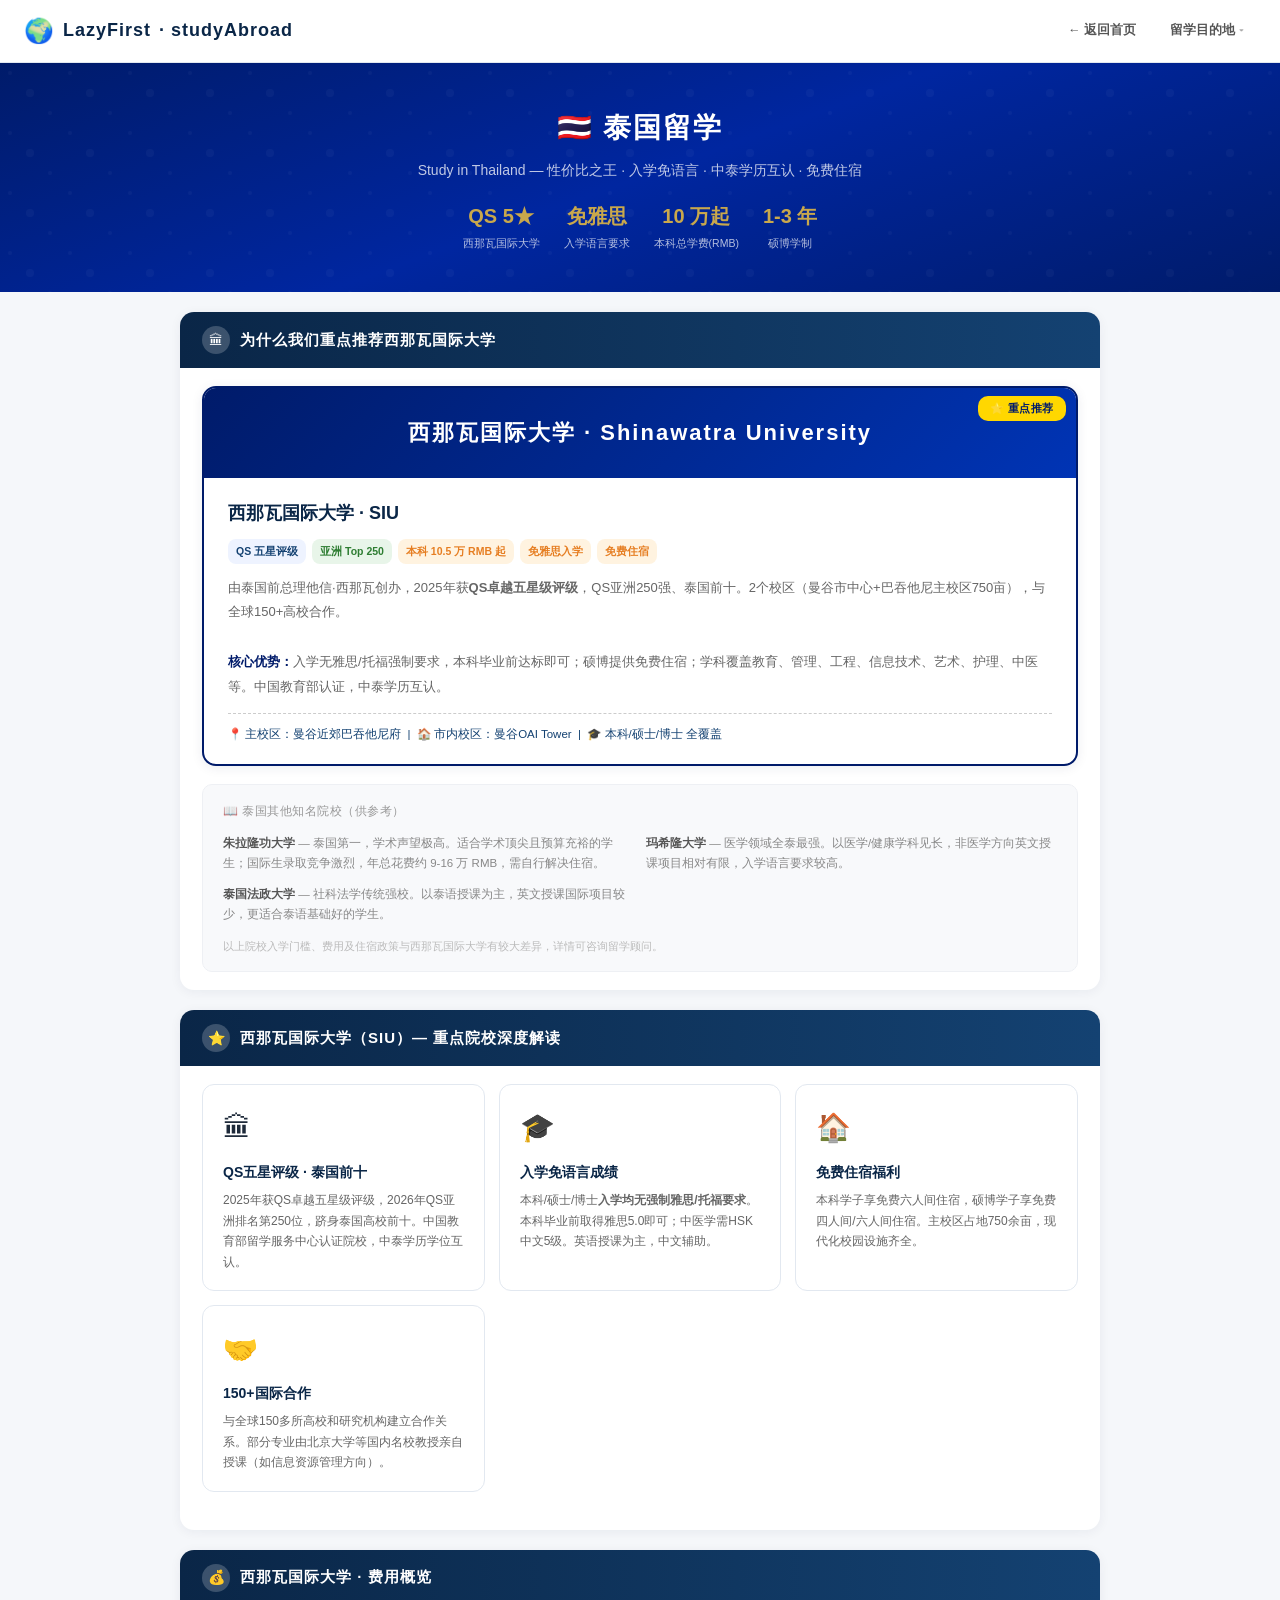
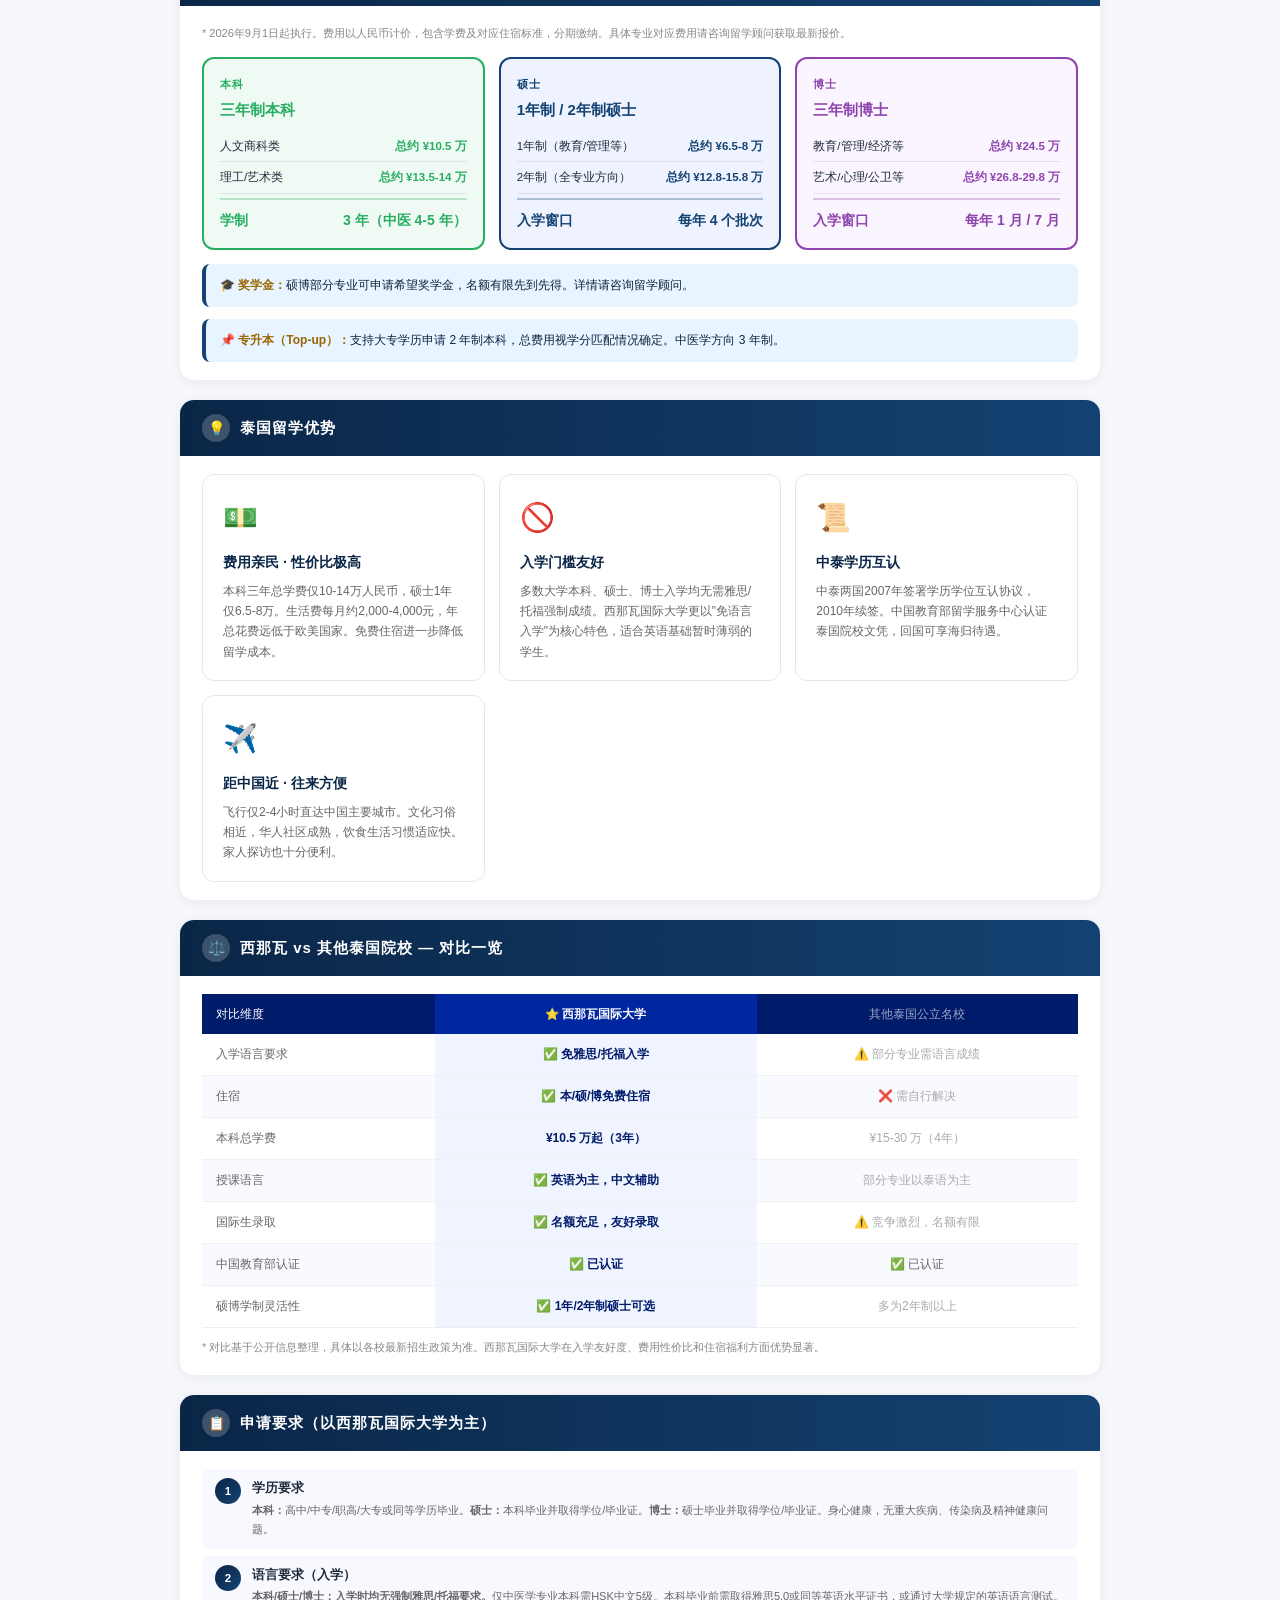
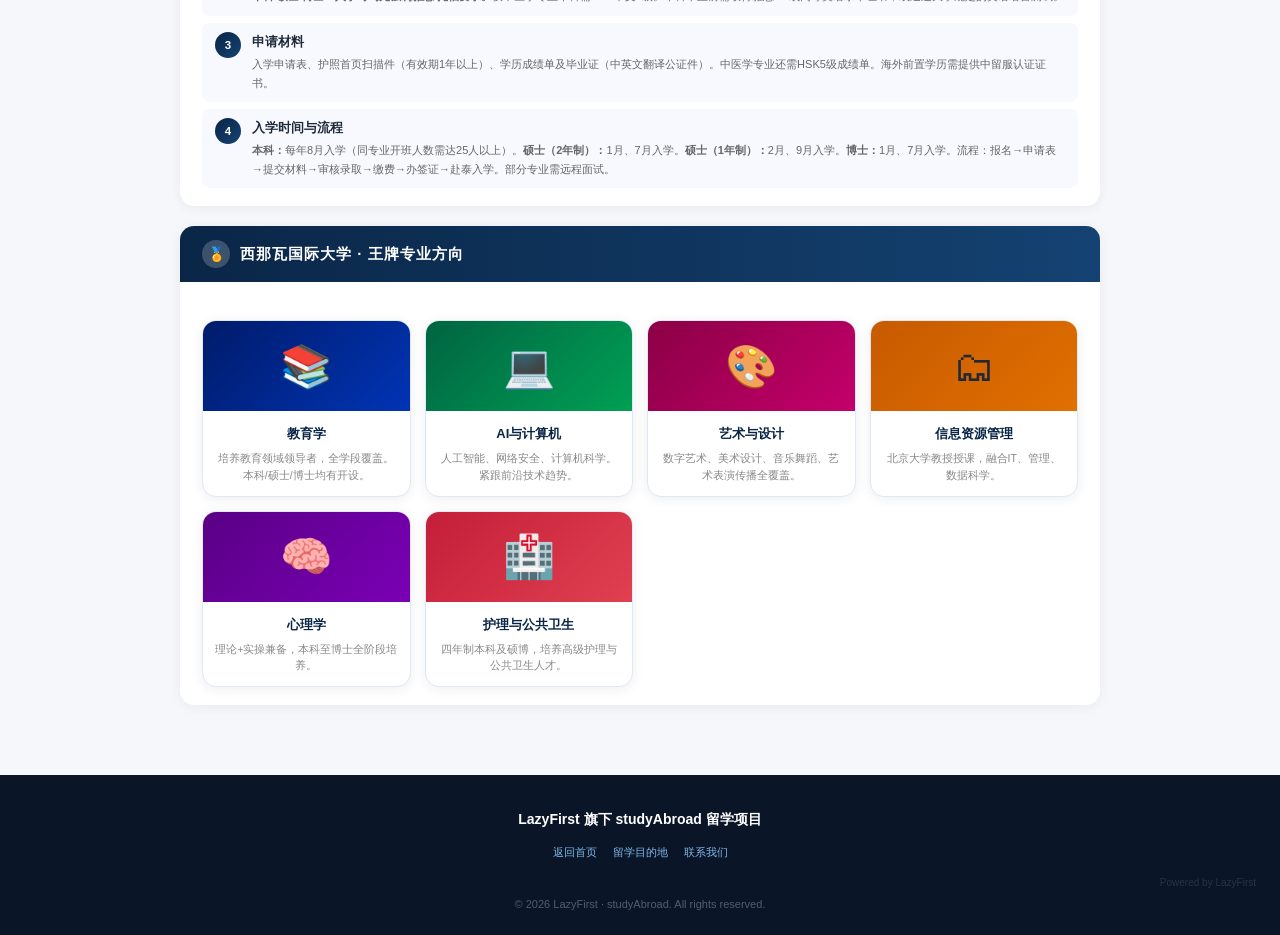
<file: schools/th.html>
<!DOCTYPE html>
<html lang="zh-CN">
<head>
<meta charset="UTF-8">
<meta name="viewport" content="width=device-width,initial-scale=1.0">
<title>泰国留学 — LazyFirst · studyAbroad | 性价比之王 · 中泰学历互认 · 西那瓦国际大学</title>
<meta name="description" content="LazyFirst 旗下 studyAbroad 泰国留学一站式申请：重点推荐西那瓦国际大学 — QS五星评级、免雅思入学、免费住宿、本科10.5万起。中泰学历互认，本科/硕士/博士全覆盖。">
<meta property="og:title" content="泰国留学 — LazyFirst · studyAbroad">
<link rel="stylesheet" href="../css/style.css">
</head>
<body>

<div class="brand-bar">
  <a href="../index.html" class="brand-logo"><span class="logo-icon">🌍</span> <strong>LazyFirst</strong> · studyAbroad</a>
  <div class="brand-nav">
    <a href="../index.html">← 返回首页</a>
    <div class="nav-dropdown">
      <a href="#">留学目的地</a>
      <div class="dropdown-menu">
        <a href="sg.html">🇸🇬 新加坡留学</a>
        <a href="th.html">🇹🇭 泰国留学</a>
        <a href="kr.html">🇰🇷 韩国留学</a>
      </div>
    </div>
  </div>
</div>

<div class="school-banner" style="background:linear-gradient(160deg,#001b6a,#0026a0,#001b6a);">
  <h1>🇹🇭 泰国留学</h1>
  <div class="sb-sub">Study in Thailand — 性价比之王 · 入学免语言 · 中泰学历互认 · 免费住宿</div>
  <div class="sb-stats">
    <div class="st"><div class="st-num">QS 5★</div><div class="st-label">西那瓦国际大学</div></div>
    <div class="st"><div class="st-num">免雅思</div><div class="st-label">入学语言要求</div></div>
    <div class="st"><div class="st-num">10 万起</div><div class="st-label">本科总学费(RMB)</div></div>
    <div class="st"><div class="st-num">1-3 年</div><div class="st-label">硕博学制</div></div>
  </div>
</div>

<div class="container">
  <div class="section" style="margin-top:20px;">
    <div class="section-header"><div class="ic">🏛</div><h3>为什么我们重点推荐西那瓦国际大学</h3></div>
    <div class="section-body">

      <!-- 西那瓦 — 大卡重点展示 -->
      <div class="school-card" style="border:2px solid #001b6a;display:flex;flex-direction:column;margin-bottom:18px;">
        <div class="sc-img" style="background:linear-gradient(135deg,#001b6a,#0034b5);position:relative;height:90px;font-size:22px;">
          西那瓦国际大学 · Shinawatra University
          <span style="position:absolute;top:8px;right:10px;background:#ffd700;color:#001b6a;font-size:11px;font-weight:bold;padding:3px 12px;border-radius:10px;letter-spacing:.5px;">⭐ 重点推荐</span>
        </div>
        <div class="sc-body" style="padding:20px 24px;">
          <h4 style="font-size:18px;margin-bottom:10px;">西那瓦国际大学 · SIU</h4>
          <div class="sc-tags" style="margin-bottom:12px;">
            <span class="tag-rank">QS 五星评级</span>
            <span class="tag-major">亚洲 Top 250</span>
            <span class="tag-fee">本科 10.5 万 RMB 起</span>
            <span class="tag-fee">免雅思入学</span>
            <span class="tag-fee">免费住宿</span>
          </div>
          <div class="sc-info" style="font-size:13px;line-height:1.9;">
            由泰国前总理他信·西那瓦创办，2025年获<strong>QS卓越五星级评级</strong>，QS亚洲250强、泰国前十。2个校区（曼谷市中心+巴吞他尼主校区750亩），与全球150+高校合作。
            <br><br>
            <strong style="color:#001b6a;">核心优势：</strong>入学无雅思/托福强制要求，本科毕业前达标即可；硕博提供免费住宿；学科覆盖教育、管理、工程、信息技术、艺术、护理、中医等。中国教育部认证，中泰学历互认。
          </div>
          <div style="margin-top:14px;font-size:11.5px;color:#144272;border-top:1px dashed #ccc;padding-top:10px;">
            📍 主校区：曼谷近郊巴吞他尼府 &nbsp;|&nbsp; 🏠 市内校区：曼谷OAI Tower &nbsp;|&nbsp; 🎓 本科/硕士/博士 全覆盖
          </div>
        </div>
      </div>

      <!-- 其他院校 — 压缩为一行式简介，含蓄说明局限 -->
      <div style="background:#f8f9fb;border-radius:10px;padding:16px 20px;border:1px solid #eef0f4;">
        <div style="font-size:12px;color:#999;margin-bottom:12px;letter-spacing:.5px;">📖 泰国其他知名院校（供参考）</div>
        <div style="display:grid;grid-template-columns:repeat(auto-fill,minmax(280px,1fr));gap:12px;">
          <div style="font-size:11.5px;color:#888;line-height:1.7;">
            <strong style="color:#555;">朱拉隆功大学</strong> — 泰国第一，学术声望极高。适合学术顶尖且预算充裕的学生；国际生录取竞争激烈，年总花费约 9-16 万 RMB，需自行解决住宿。
          </div>
          <div style="font-size:11.5px;color:#888;line-height:1.7;">
            <strong style="color:#555;">玛希隆大学</strong> — 医学领域全泰最强。以医学/健康学科见长，非医学方向英文授课项目相对有限，入学语言要求较高。
          </div>
          <div style="font-size:11.5px;color:#888;line-height:1.7;">
            <strong style="color:#555;">泰国法政大学</strong> — 社科法学传统强校。以泰语授课为主，英文授课国际项目较少，更适合泰语基础好的学生。
          </div>
        </div>
        <div style="margin-top:12px;font-size:10.5px;color:#bbb;">以上院校入学门槛、费用及住宿政策与西那瓦国际大学有较大差异，详情可咨询留学顾问。</div>
      </div>

    </div>
  </div>

  <!-- 西那瓦国际大学 详情板块 -->
  <div class="section">
    <div class="section-header"><div class="ic">⭐</div><h3>西那瓦国际大学（SIU）— 重点院校深度解读</h3></div>
    <div class="section-body">

      <div class="benefit-grid" style="margin-bottom:20px;">
        <div class="benefit-card"><div class="bf-icon">🏛</div><div class="bf-title">QS五星评级 · 泰国前十</div><div class="bf-desc">2025年获QS卓越五星级评级，2026年QS亚洲排名第250位，跻身泰国高校前十。中国教育部留学服务中心认证院校，中泰学历学位互认。</div></div>
        <div class="benefit-card"><div class="bf-icon">🎓</div><div class="bf-title">入学免语言成绩</div><div class="bf-desc">本科/硕士/博士<strong>入学均无强制雅思/托福要求</strong>。本科毕业前取得雅思5.0即可；中医学需HSK中文5级。英语授课为主，中文辅助。</div></div>
        <div class="benefit-card"><div class="bf-icon">🏠</div><div class="bf-title">免费住宿福利</div><div class="bf-desc">本科学子享免费六人间住宿，硕博学子享免费四人间/六人间住宿。主校区占地750余亩，现代化校园设施齐全。</div></div>
        <div class="benefit-card"><div class="bf-icon">🤝</div><div class="bf-title">150+国际合作</div><div class="bf-desc">与全球150多所高校和研究机构建立合作关系。部分专业由北京大学等国内名校教授亲自授课（如信息资源管理方向）。</div></div>
      </div>
    </div>
  </div>

  <!-- 西那瓦费用概览 -->
  <div class="section">
    <div class="section-header"><div class="ic">💰</div><h3>西那瓦国际大学 · 费用概览</h3></div>
    <div class="section-body">
      <p style="font-size:11px;color:#888;margin-bottom:14px;">* 2026年9月1日起执行。费用以人民币计价，包含学费及对应住宿标准，分期缴纳。具体专业对应费用请咨询留学顾问获取最新报价。</p>

      <div class="cost-grid">
        <div class="cost-card eco"><div class="tier">本科</div><h4>三年制本科</h4><div class="cost-row"><span>人文商科类</span><span class="cv">总约 ¥10.5 万</span></div><div class="cost-row"><span>理工/艺术类</span><span class="cv">总约 ¥13.5-14 万</span></div><div class="cost-total"><span>学制</span><span>3 年（中医 4-5 年）</span></div></div>
        <div class="cost-card std"><div class="tier">硕士</div><h4>1年制 / 2年制硕士</h4><div class="cost-row"><span>1年制（教育/管理等）</span><span class="cv">总约 ¥6.5-8 万</span></div><div class="cost-row"><span>2年制（全专业方向）</span><span class="cv">总约 ¥12.8-15.8 万</span></div><div class="cost-total"><span>入学窗口</span><span>每年 4 个批次</span></div></div>
        <div class="cost-card prem"><div class="tier">博士</div><h4>三年制博士</h4><div class="cost-row"><span>教育/管理/经济等</span><span class="cv">总约 ¥24.5 万</span></div><div class="cost-row"><span>艺术/心理/公卫等</span><span class="cv">总约 ¥26.8-29.8 万</span></div><div class="cost-total"><span>入学窗口</span><span>每年 1 月 / 7 月</span></div></div>
      </div>

      <div class="alert alert-info" style="margin-top:14px;">
        <strong>🎓 奖学金：</strong>硕博部分专业可申请希望奖学金，名额有限先到先得。详情请咨询留学顾问。
      </div>
      <div class="alert alert-info">
        <strong>📌 专升本（Top-up）：</strong>支持大专学历申请 2 年制本科，总费用视学分匹配情况确定。中医学方向 3 年制。
      </div>
    </div>
  </div>

  <!-- 留学优势 -->
  <div class="section">
    <div class="section-header"><div class="ic">💡</div><h3>泰国留学优势</h3></div>
    <div class="section-body">
      <div class="benefit-grid">
        <div class="benefit-card"><div class="bf-icon">💵</div><div class="bf-title">费用亲民 · 性价比极高</div><div class="bf-desc">本科三年总学费仅10-14万人民币，硕士1年仅6.5-8万。生活费每月约2,000-4,000元，年总花费远低于欧美国家。免费住宿进一步降低留学成本。</div></div>
        <div class="benefit-card"><div class="bf-icon">🚫</div><div class="bf-title">入学门槛友好</div><div class="bf-desc">多数大学本科、硕士、博士入学均无需雅思/托福强制成绩。西那瓦国际大学更以"免语言入学"为核心特色，适合英语基础暂时薄弱的学生。</div></div>
        <div class="benefit-card"><div class="bf-icon">📜</div><div class="bf-title">中泰学历互认</div><div class="bf-desc">中泰两国2007年签署学历学位互认协议，2010年续签。中国教育部留学服务中心认证泰国院校文凭，回国可享海归待遇。</div></div>
        <div class="benefit-card"><div class="bf-icon">✈️</div><div class="bf-title">距中国近 · 往来方便</div><div class="bf-desc">飞行仅2-4小时直达中国主要城市。文化习俗相近，华人社区成熟，饮食生活习惯适应快。家人探访也十分便利。</div></div>
      </div>
    </div>
  </div>

  <!-- SIU vs 其他院校 对比表 -->
  <div class="section">
    <div class="section-header"><div class="ic">⚖️</div><h3>西那瓦 vs 其他泰国院校 — 对比一览</h3></div>
    <div class="section-body">
      <div style="overflow-x:auto;">
      <table style="width:100%;border-collapse:collapse;font-size:12px;min-width:520px;">
        <thead>
          <tr style="background:#001b6a;color:#fff;">
            <th style="padding:10px 14px;text-align:left;font-weight:500;">对比维度</th>
            <th style="padding:10px 14px;text-align:center;background:#0026a0;">⭐ 西那瓦国际大学</th>
            <th style="padding:10px 14px;text-align:center;font-weight:400;color:rgba(255,255,255,.6);">其他泰国公立名校</th>
          </tr>
        </thead>
        <tbody>
          <tr style="border-bottom:1px solid #eef0f4;">
            <td style="padding:10px 14px;color:#666;">入学语言要求</td>
            <td style="padding:10px 14px;text-align:center;font-weight:bold;color:#001b6a;background:#f0f4ff;">✅ 免雅思/托福入学</td>
            <td style="padding:10px 14px;text-align:center;color:#aaa;">⚠️ 部分专业需语言成绩</td>
          </tr>
          <tr style="border-bottom:1px solid #eef0f4;">
            <td style="padding:10px 14px;color:#666;">住宿</td>
            <td style="padding:10px 14px;text-align:center;font-weight:bold;color:#001b6a;background:#f0f4ff;">✅ 本/硕/博免费住宿</td>
            <td style="padding:10px 14px;text-align:center;color:#aaa;">❌ 需自行解决</td>
          </tr>
          <tr style="border-bottom:1px solid #eef0f4;">
            <td style="padding:10px 14px;color:#666;">本科总学费</td>
            <td style="padding:10px 14px;text-align:center;font-weight:bold;color:#001b6a;background:#f0f4ff;">¥10.5 万起（3年）</td>
            <td style="padding:10px 14px;text-align:center;color:#aaa;">¥15-30 万（4年）</td>
          </tr>
          <tr style="border-bottom:1px solid #eef0f4;">
            <td style="padding:10px 14px;color:#666;">授课语言</td>
            <td style="padding:10px 14px;text-align:center;font-weight:bold;color:#001b6a;background:#f0f4ff;">✅ 英语为主，中文辅助</td>
            <td style="padding:10px 14px;text-align:center;color:#aaa;">部分专业以泰语为主</td>
          </tr>
          <tr style="border-bottom:1px solid #eef0f4;">
            <td style="padding:10px 14px;color:#666;">国际生录取</td>
            <td style="padding:10px 14px;text-align:center;font-weight:bold;color:#001b6a;background:#f0f4ff;">✅ 名额充足，友好录取</td>
            <td style="padding:10px 14px;text-align:center;color:#aaa;">⚠️ 竞争激烈，名额有限</td>
          </tr>
          <tr style="border-bottom:1px solid #eef0f4;">
            <td style="padding:10px 14px;color:#666;">中国教育部认证</td>
            <td style="padding:10px 14px;text-align:center;font-weight:bold;color:#001b6a;background:#f0f4ff;">✅ 已认证</td>
            <td style="padding:10px 14px;text-align:center;color:#666;">✅ 已认证</td>
          </tr>
          <tr>
            <td style="padding:10px 14px;color:#666;">硕博学制灵活性</td>
            <td style="padding:10px 14px;text-align:center;font-weight:bold;color:#001b6a;background:#f0f4ff;">✅ 1年/2年制硕士可选</td>
            <td style="padding:10px 14px;text-align:center;color:#aaa;">多为2年制以上</td>
          </tr>
        </tbody>
      </table>
      </div>
      <p style="font-size:11px;color:#888;margin-top:10px;">* 对比基于公开信息整理，具体以各校最新招生政策为准。西那瓦国际大学在入学友好度、费用性价比和住宿福利方面优势显著。</p>
    </div>
  </div>

  <!-- 申请要求 -->
  <div class="section">
    <div class="section-header"><div class="ic">📋</div><h3>申请要求（以西那瓦国际大学为主）</h3></div>
    <div class="section-body">
      <div class="steps">
        <div class="step"><div class="step-n">1</div><div class="step-c"><h5>学历要求</h5><p><strong>本科：</strong>高中/中专/职高/大专或同等学历毕业。<strong>硕士：</strong>本科毕业并取得学位/毕业证。<strong>博士：</strong>硕士毕业并取得学位/毕业证。身心健康，无重大疾病、传染病及精神健康问题。</p></div></div>
        <div class="step"><div class="step-n">2</div><div class="step-c"><h5>语言要求（入学）</h5><p><strong>本科/硕士/博士：入学时均无强制雅思/托福要求。</strong>仅中医学专业本科需HSK中文5级。本科毕业前需取得雅思5.0或同等英语水平证书，或通过大学规定的英语语言测试。</p></div></div>
        <div class="step"><div class="step-n">3</div><div class="step-c"><h5>申请材料</h5><p>入学申请表、护照首页扫描件（有效期1年以上）、学历成绩单及毕业证（中英文翻译公证件）。中医学专业还需HSK5级成绩单。海外前置学历需提供中留服认证证书。</p></div></div>
        <div class="step"><div class="step-n">4</div><div class="step-c"><h5>入学时间与流程</h5><p><strong>本科：</strong>每年8月入学（同专业开班人数需达25人以上）。<strong>硕士（2年制）：</strong>1月、7月入学。<strong>硕士（1年制）：</strong>2月、9月入学。<strong>博士：</strong>1月、7月入学。流程：报名→申请表→提交材料→审核录取→缴费→办签证→赴泰入学。部分专业需远程面试。</p></div></div>
      </div>
    </div>
  </div>

  <!-- 王牌专业 -->
  <div class="section">
    <div class="section-header"><div class="ic">🏅</div><h3>西那瓦国际大学 · 王牌专业方向</h3></div>
    <div class="section-body">
      <div class="country-grid" style="grid-template-columns:repeat(auto-fill,minmax(180px,1fr));">
        <div class="country-card" style="cursor:default;text-decoration:none;">
          <div class="cc-flag" style="background:linear-gradient(135deg,#001b6a,#0034b5);">📚</div>
          <div class="cc-body" style="padding:12px;"><div class="cc-name" style="font-size:13px;">教育学</div><div class="cc-desc" style="font-size:10.5px;">培养教育领域领导者，全学段覆盖。本科/硕士/博士均有开设。</div></div>
        </div>
        <div class="country-card" style="cursor:default;text-decoration:none;">
          <div class="cc-flag" style="background:linear-gradient(135deg,#006442,#00a054);">💻</div>
          <div class="cc-body" style="padding:12px;"><div class="cc-name" style="font-size:13px;">AI与计算机</div><div class="cc-desc" style="font-size:10.5px;">人工智能、网络安全、计算机科学。紧跟前沿技术趋势。</div></div>
        </div>
        <div class="country-card" style="cursor:default;text-decoration:none;">
          <div class="cc-flag" style="background:linear-gradient(135deg,#8b0045,#c4006b);">🎨</div>
          <div class="cc-body" style="padding:12px;"><div class="cc-name" style="font-size:13px;">艺术与设计</div><div class="cc-desc" style="font-size:10.5px;">数字艺术、美术设计、音乐舞蹈、艺术表演传播全覆盖。</div></div>
        </div>
        <div class="country-card" style="cursor:default;text-decoration:none;">
          <div class="cc-flag" style="background:linear-gradient(135deg,#c85a00,#e07000);">🗂</div>
          <div class="cc-body" style="padding:12px;"><div class="cc-name" style="font-size:13px;">信息资源管理</div><div class="cc-desc" style="font-size:10.5px;">北京大学教授授课，融合IT、管理、数据科学。</div></div>
        </div>
        <div class="country-card" style="cursor:default;text-decoration:none;">
          <div class="cc-flag" style="background:linear-gradient(135deg,#5a0085,#7a00b5);">🧠</div>
          <div class="cc-body" style="padding:12px;"><div class="cc-name" style="font-size:13px;">心理学</div><div class="cc-desc" style="font-size:10.5px;">理论+实操兼备，本科至博士全阶段培养。</div></div>
        </div>
        <div class="country-card" style="cursor:default;text-decoration:none;">
          <div class="cc-flag" style="background:linear-gradient(135deg,#c41e3a,#e04050);">🏥</div>
          <div class="cc-body" style="padding:12px;"><div class="cc-name" style="font-size:13px;">护理与公共卫生</div><div class="cc-desc" style="font-size:10.5px;">四年制本科及硕博，培养高级护理与公共卫生人才。</div></div>
        </div>
      </div>
    </div>
  </div>

</div>

<footer>
  <div class="ft-company">LazyFirst 旗下 studyAbroad 留学项目</div>
  <div class="ft-links"><a href="../index.html">返回首页</a><a href="../index.html#destinations">留学目的地</a><a href="../index.html#contact">联系我们</a></div>
  <div class="ft-powered" style="text-align:right;margin-top:6px;font-size:10px;color:rgba(255,255,255,.2);"><a href="../staff/th-internal.html" style="color:rgba(255,255,255,.12);text-decoration:none;">Powered by LazyFirst</a></div>
  <div class="ft-copy">&copy; 2026 LazyFirst · studyAbroad. All rights reserved.</div>
</footer>
</body>
</html>
</file>
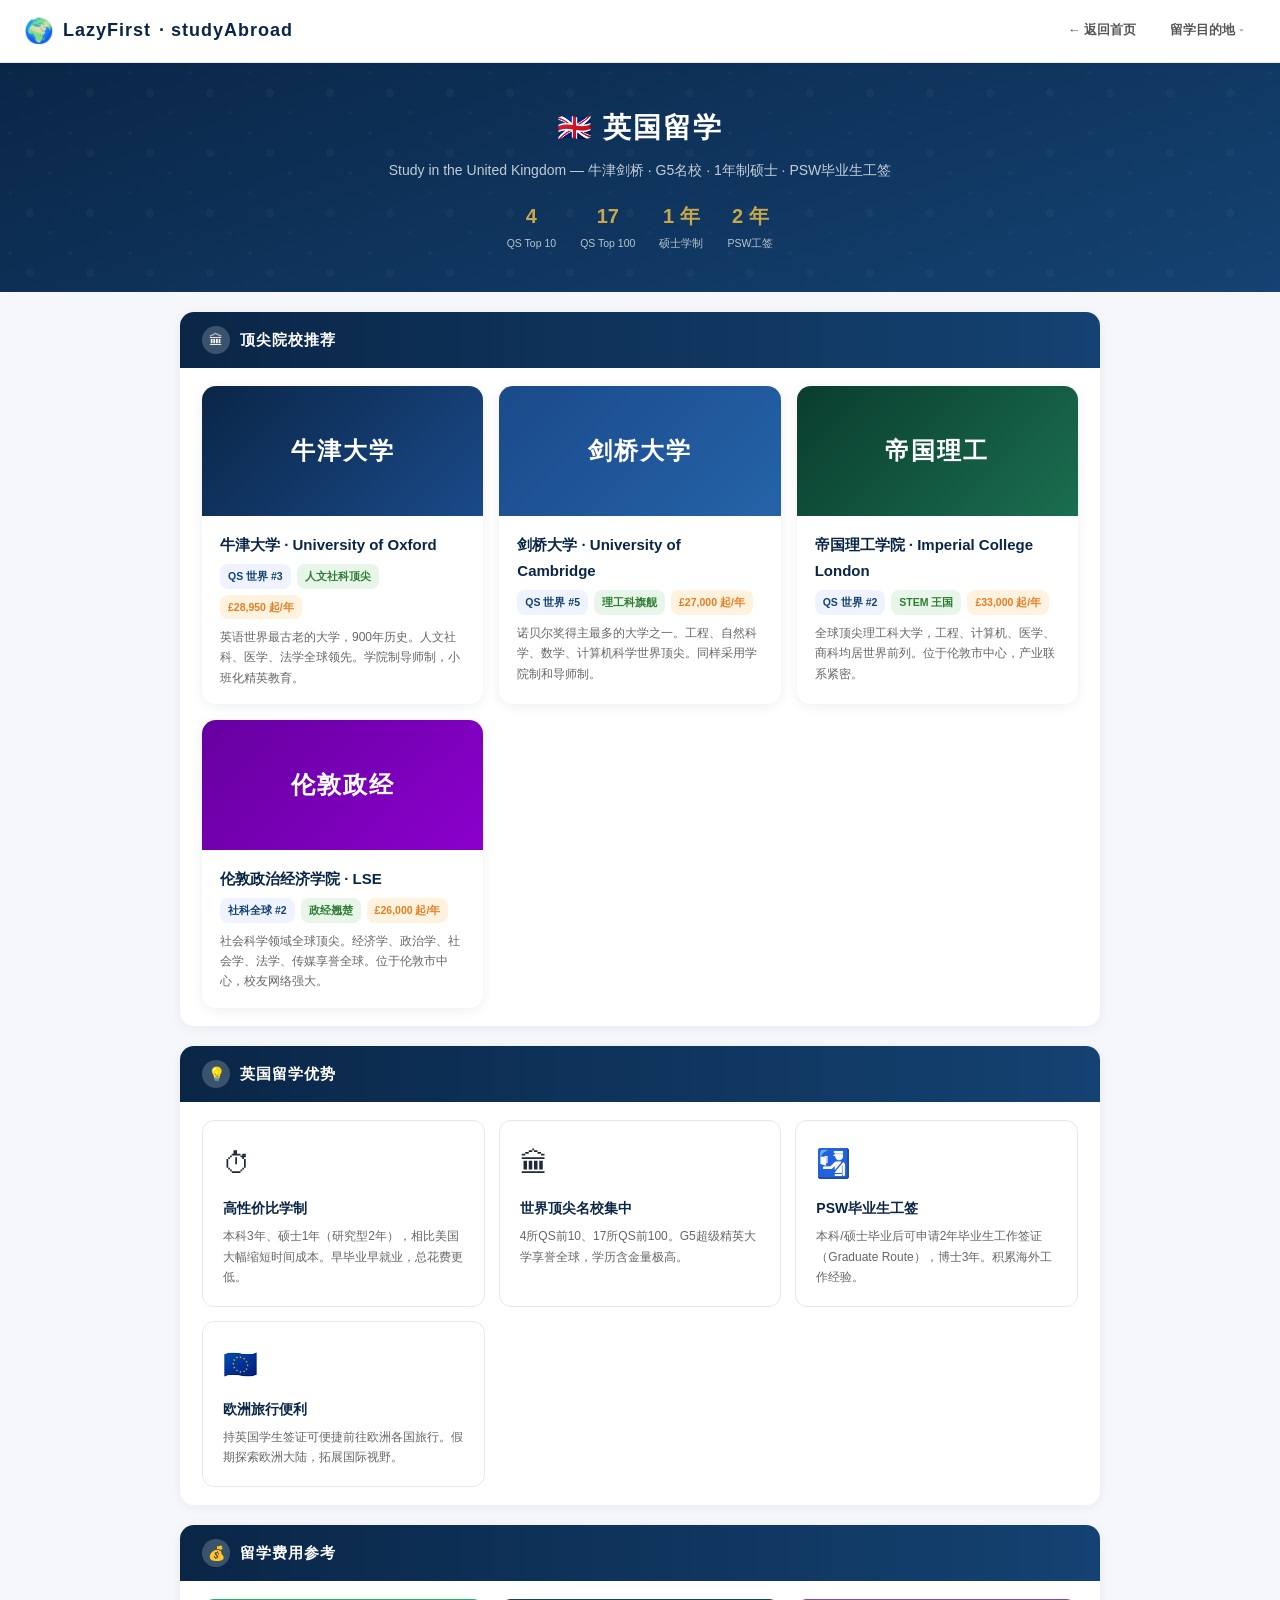
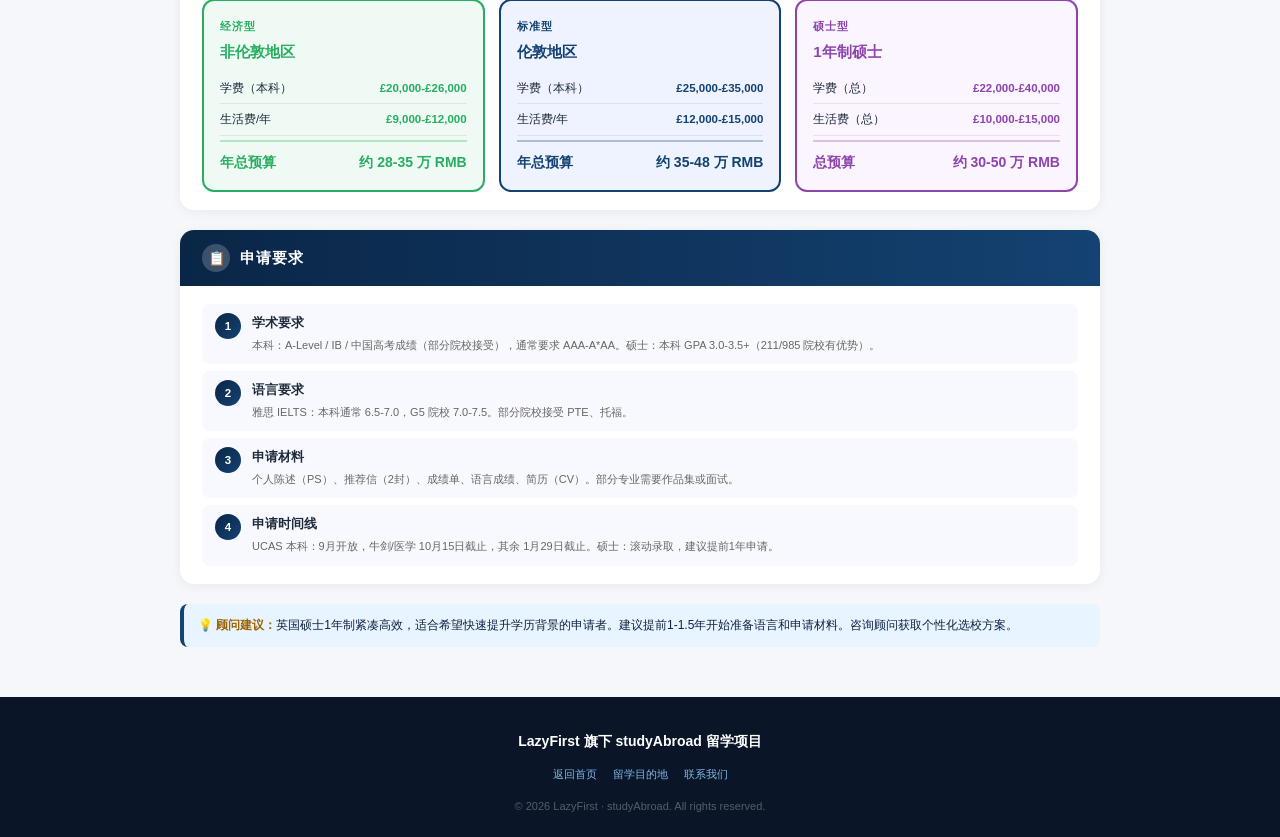
<file: schools/uk.html>
<!DOCTYPE html>
<html lang="zh-CN">
<head>
<meta charset="UTF-8">
<meta name="viewport" content="width=device-width,initial-scale=1.0">
<title>英国留学 — LazyFirst · studyAbroad | G5名校 · 百年学术传统</title>
<meta name="description" content="英国留学一站式申请服务：牛津剑桥G5名校，1年制硕士，百年学术传统，PSW工签。覆盖本科、硕士、博士全阶段申请。">
<meta property="og:title" content="英国留学 — LazyFirst · studyAbroad">
<meta property="og:description" content="牛津剑桥G5名校申请，1年制硕士，PSW毕业生工签。LazyFirst 旗下 studyAbroad 一站式留学服务。">
<link rel="stylesheet" href="../css/style.css">
</head>
<body>

<div class="brand-bar">
  <a href="../index.html" class="brand-logo"><span class="logo-icon">🌍</span> <strong>LazyFirst</strong> · studyAbroad</a>
  <div class="brand-nav">
    <a href="../index.html">← 返回首页</a>
    <div class="nav-dropdown">
      <a href="#">留学目的地</a>
      <div class="dropdown-menu">
        <a href="sg.html">🇸🇬 新加坡留学</a>
        <a href="th.html">🇹🇭 泰国留学</a>
        <a href="kr.html">🇰🇷 韩国留学</a>
      </div>
    </div>
  </div>
</div>

<div class="school-banner">
  <h1>🇬🇧 英国留学</h1>
  <div class="sb-sub">Study in the United Kingdom — 牛津剑桥 · G5名校 · 1年制硕士 · PSW毕业生工签</div>
  <div class="sb-stats">
    <div class="st"><div class="st-num">4</div><div class="st-label">QS Top 10</div></div>
    <div class="st"><div class="st-num">17</div><div class="st-label">QS Top 100</div></div>
    <div class="st"><div class="st-num">1 年</div><div class="st-label">硕士学制</div></div>
    <div class="st"><div class="st-num">2 年</div><div class="st-label">PSW工签</div></div>
  </div>
</div>

<div class="container">
  <div class="section" style="margin-top:20px;">
    <div class="section-header"><div class="ic">🏛</div><h3>顶尖院校推荐</h3></div>
    <div class="section-body">
      <div class="school-grid">
        <div class="school-card">
          <div class="sc-img" style="background:linear-gradient(135deg,#0a2647,#1a4a8a);">牛津大学</div>
          <div class="sc-body"><h4>牛津大学 · University of Oxford</h4><div class="sc-tags"><span class="tag-rank">QS 世界 #3</span><span class="tag-major">人文社科顶尖</span><span class="tag-fee">£28,950 起/年</span></div><div class="sc-info">英语世界最古老的大学，900年历史。人文社科、医学、法学全球领先。学院制导师制，小班化精英教育。</div></div>
        </div>
        <div class="school-card">
          <div class="sc-img" style="background:linear-gradient(135deg,#1a4a8a,#2563a8);">剑桥大学</div>
          <div class="sc-body"><h4>剑桥大学 · University of Cambridge</h4><div class="sc-tags"><span class="tag-rank">QS 世界 #5</span><span class="tag-major">理工科旗舰</span><span class="tag-fee">£27,000 起/年</span></div><div class="sc-info">诺贝尔奖得主最多的大学之一。工程、自然科学、数学、计算机科学世界顶尖。同样采用学院制和导师制。</div></div>
        </div>
        <div class="school-card">
          <div class="sc-img" style="background:linear-gradient(135deg,#0a3d2e,#1a6e50);">帝国理工</div>
          <div class="sc-body"><h4>帝国理工学院 · Imperial College London</h4><div class="sc-tags"><span class="tag-rank">QS 世界 #2</span><span class="tag-major">STEM 王国</span><span class="tag-fee">£33,000 起/年</span></div><div class="sc-info">全球顶尖理工科大学，工程、计算机、医学、商科均居世界前列。位于伦敦市中心，产业联系紧密。</div></div>
        </div>
        <div class="school-card">
          <div class="sc-img" style="background:linear-gradient(135deg,#6600a0,#8b00cc);">伦敦政经</div>
          <div class="sc-body"><h4>伦敦政治经济学院 · LSE</h4><div class="sc-tags"><span class="tag-rank">社科全球 #2</span><span class="tag-major">政经翘楚</span><span class="tag-fee">£26,000 起/年</span></div><div class="sc-info">社会科学领域全球顶尖。经济学、政治学、社会学、法学、传媒享誉全球。位于伦敦市中心，校友网络强大。</div></div>
        </div>
      </div>
    </div>
  </div>

  <div class="section">
    <div class="section-header"><div class="ic">💡</div><h3>英国留学优势</h3></div>
    <div class="section-body">
      <div class="benefit-grid">
        <div class="benefit-card"><div class="bf-icon">⏱</div><div class="bf-title">高性价比学制</div><div class="bf-desc">本科3年、硕士1年（研究型2年），相比美国大幅缩短时间成本。早毕业早就业，总花费更低。</div></div>
        <div class="benefit-card"><div class="bf-icon">🏛</div><div class="bf-title">世界顶尖名校集中</div><div class="bf-desc">4所QS前10、17所QS前100。G5超级精英大学享誉全球，学历含金量极高。</div></div>
        <div class="benefit-card"><div class="bf-icon">🛂</div><div class="bf-title">PSW毕业生工签</div><div class="bf-desc">本科/硕士毕业后可申请2年毕业生工作签证（Graduate Route），博士3年。积累海外工作经验。</div></div>
        <div class="benefit-card"><div class="bf-icon">🇪🇺</div><div class="bf-title">欧洲旅行便利</div><div class="bf-desc">持英国学生签证可便捷前往欧洲各国旅行。假期探索欧洲大陆，拓展国际视野。</div></div>
      </div>
    </div>
  </div>

  <div class="section">
    <div class="section-header"><div class="ic">💰</div><h3>留学费用参考</h3></div>
    <div class="section-body">
      <div class="cost-grid">
        <div class="cost-card eco">
          <div class="tier">经济型</div><h4>非伦敦地区</h4>
          <div class="cost-row"><span>学费（本科）</span><span class="cv">£20,000-£26,000</span></div>
          <div class="cost-row"><span>生活费/年</span><span class="cv">£9,000-£12,000</span></div>
          <div class="cost-total"><span>年总预算</span><span>约 28-35 万 RMB</span></div>
        </div>
        <div class="cost-card std">
          <div class="tier">标准型</div><h4>伦敦地区</h4>
          <div class="cost-row"><span>学费（本科）</span><span class="cv">£25,000-£35,000</span></div>
          <div class="cost-row"><span>生活费/年</span><span class="cv">£12,000-£15,000</span></div>
          <div class="cost-total"><span>年总预算</span><span>约 35-48 万 RMB</span></div>
        </div>
        <div class="cost-card prem">
          <div class="tier">硕士型</div><h4>1年制硕士</h4>
          <div class="cost-row"><span>学费（总）</span><span class="cv">£22,000-£40,000</span></div>
          <div class="cost-row"><span>生活费（总）</span><span class="cv">£10,000-£15,000</span></div>
          <div class="cost-total"><span>总预算</span><span>约 30-50 万 RMB</span></div>
        </div>
      </div>
    </div>
  </div>

  <div class="section">
    <div class="section-header"><div class="ic">📋</div><h3>申请要求</h3></div>
    <div class="section-body">
      <div class="steps">
        <div class="step"><div class="step-n">1</div><div class="step-c"><h5>学术要求</h5><p>本科：A-Level / IB / 中国高考成绩（部分院校接受），通常要求 AAA-A*AA。硕士：本科 GPA 3.0-3.5+（211/985 院校有优势）。</p></div></div>
        <div class="step"><div class="step-n">2</div><div class="step-c"><h5>语言要求</h5><p>雅思 IELTS：本科通常 6.5-7.0，G5 院校 7.0-7.5。部分院校接受 PTE、托福。</p></div></div>
        <div class="step"><div class="step-n">3</div><div class="step-c"><h5>申请材料</h5><p>个人陈述（PS）、推荐信（2封）、成绩单、语言成绩、简历（CV）。部分专业需要作品集或面试。</p></div></div>
        <div class="step"><div class="step-n">4</div><div class="step-c"><h5>申请时间线</h5><p>UCAS 本科：9月开放，牛剑/医学 10月15日截止，其余 1月29日截止。硕士：滚动录取，建议提前1年申请。</p></div></div>
      </div>
    </div>
  </div>

  <div class="alert alert-info">
    <strong>💡 顾问建议：</strong>英国硕士1年制紧凑高效，适合希望快速提升学历背景的申请者。建议提前1-1.5年开始准备语言和申请材料。咨询顾问获取个性化选校方案。
  </div>
</div>

<footer>
  <div class="ft-company">LazyFirst 旗下 studyAbroad 留学项目</div>
  <div class="ft-links"><a href="../index.html">返回首页</a><a href="../index.html#destinations">留学目的地</a><a href="../index.html#contact">联系我们</a></div>
  <div class="ft-copy">&copy; 2026 LazyFirst · studyAbroad. All rights reserved.</div>
</footer>
</body>
</html>
</file>
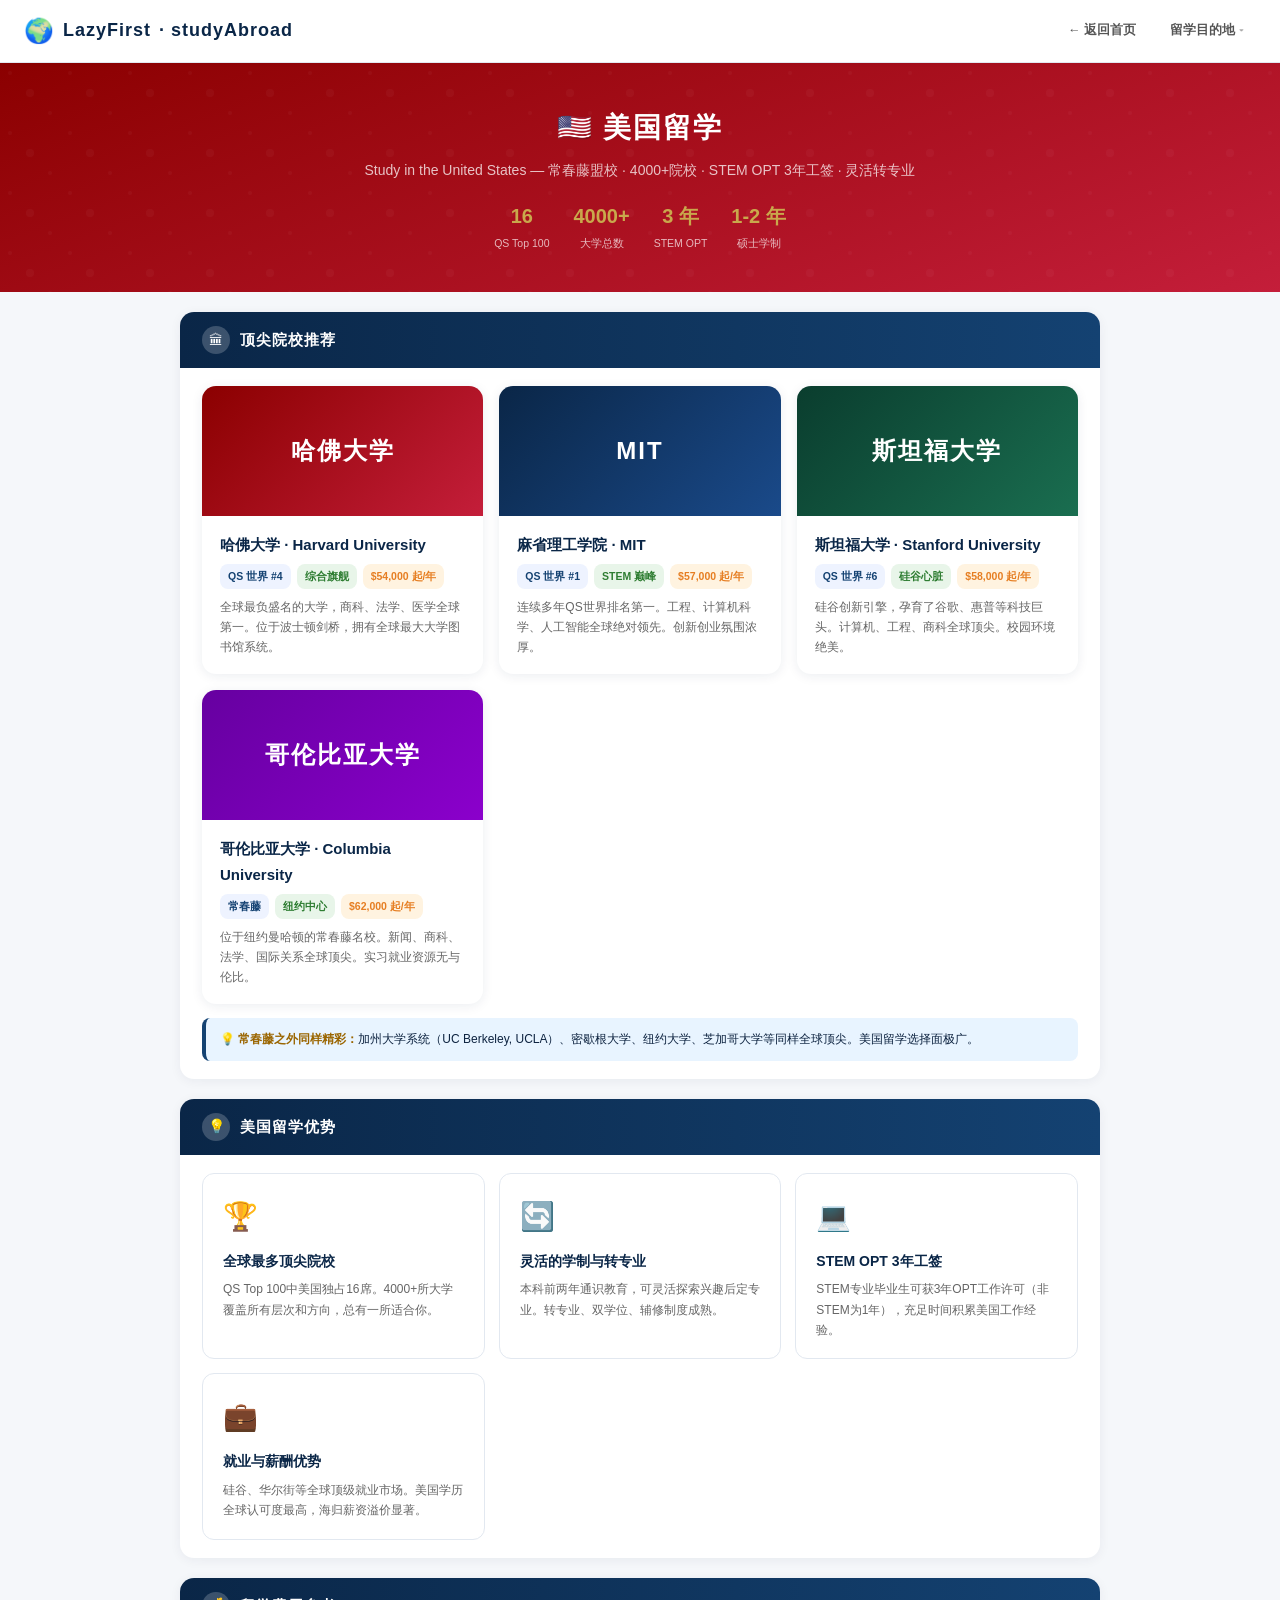
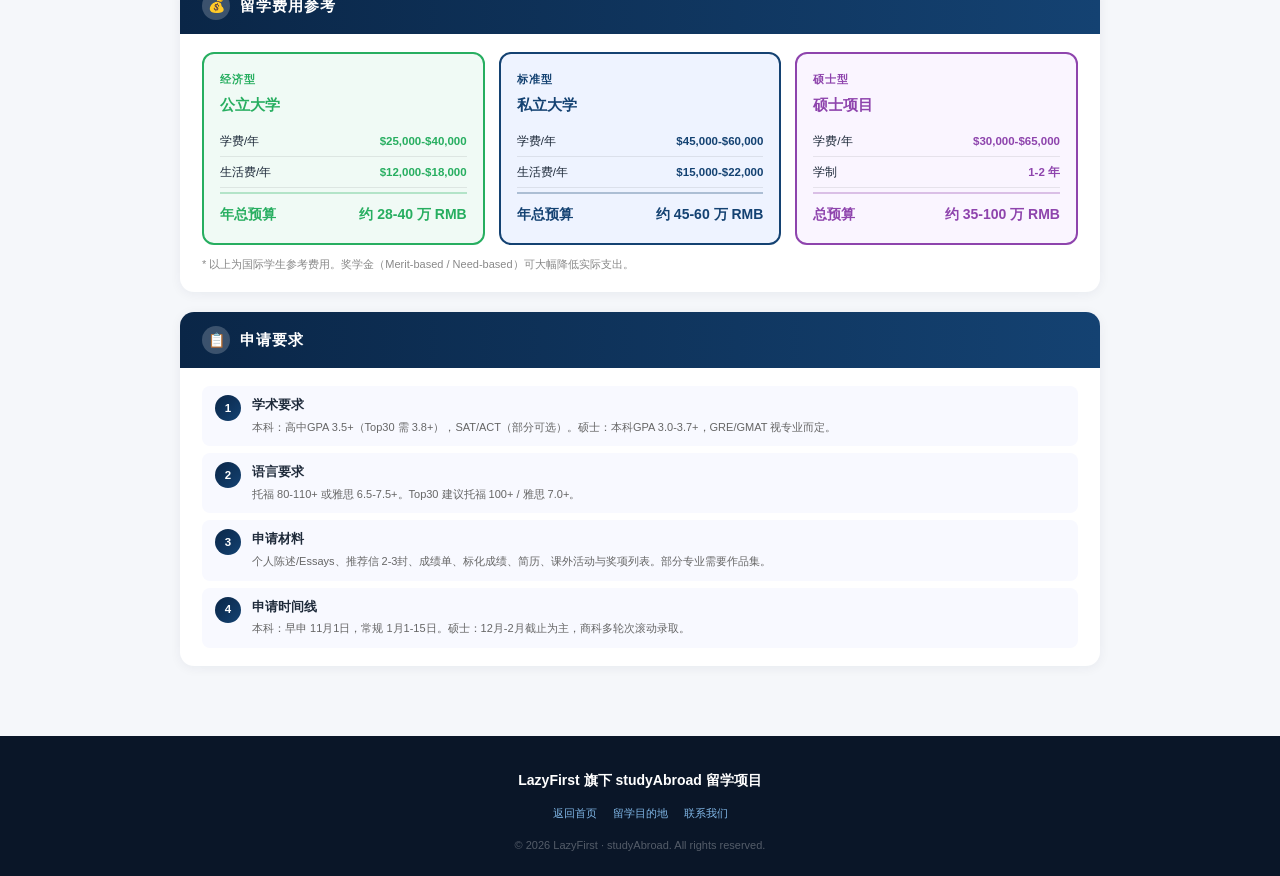
<file: schools/us.html>
<!DOCTYPE html>
<html lang="zh-CN">
<head>
<meta charset="UTF-8">
<meta name="viewport" content="width=device-width,initial-scale=1.0">
<title>美国留学 — LazyFirst · studyAbroad | 常春藤盟校 · STEM OPT · 全球最多Top100院校</title>
<meta name="description" content="美国留学一站式申请服务：常春藤盟校，STEM OPT 3年工签，4000+大学选择。本科、硕士、博士全覆盖。">
<meta property="og:title" content="美国留学 — LazyFirst · studyAbroad">
<link rel="stylesheet" href="../css/style.css">
</head>
<body>

<div class="brand-bar">
  <a href="../index.html" class="brand-logo"><span class="logo-icon">🌍</span> <strong>LazyFirst</strong> · studyAbroad</a>
  <div class="brand-nav">
    <a href="../index.html">← 返回首页</a>
    <div class="nav-dropdown">
      <a href="#">留学目的地</a>
      <div class="dropdown-menu">
        <a href="sg.html">🇸🇬 新加坡留学</a>
        <a href="th.html">🇹🇭 泰国留学</a>
        <a href="kr.html">🇰🇷 韩国留学</a>
      </div>
    </div>
  </div>
</div>

<div class="school-banner" style="background:linear-gradient(160deg,#8b0000,#c41e3a);">
  <h1>🇺🇸 美国留学</h1>
  <div class="sb-sub">Study in the United States — 常春藤盟校 · 4000+院校 · STEM OPT 3年工签 · 灵活转专业</div>
  <div class="sb-stats">
    <div class="st"><div class="st-num">16</div><div class="st-label">QS Top 100</div></div>
    <div class="st"><div class="st-num">4000+</div><div class="st-label">大学总数</div></div>
    <div class="st"><div class="st-num">3 年</div><div class="st-label">STEM OPT</div></div>
    <div class="st"><div class="st-num">1-2 年</div><div class="st-label">硕士学制</div></div>
  </div>
</div>

<div class="container">
  <div class="section" style="margin-top:20px;">
    <div class="section-header"><div class="ic">🏛</div><h3>顶尖院校推荐</h3></div>
    <div class="section-body">
      <div class="school-grid">
        <div class="school-card"><div class="sc-img" style="background:linear-gradient(135deg,#8b0000,#c41e3a);">哈佛大学</div><div class="sc-body"><h4>哈佛大学 · Harvard University</h4><div class="sc-tags"><span class="tag-rank">QS 世界 #4</span><span class="tag-major">综合旗舰</span><span class="tag-fee">$54,000 起/年</span></div><div class="sc-info">全球最负盛名的大学，商科、法学、医学全球第一。位于波士顿剑桥，拥有全球最大大学图书馆系统。</div></div></div>
        <div class="school-card"><div class="sc-img" style="background:linear-gradient(135deg,#0a2647,#1a4a8a);">MIT</div><div class="sc-body"><h4>麻省理工学院 · MIT</h4><div class="sc-tags"><span class="tag-rank">QS 世界 #1</span><span class="tag-major">STEM 巅峰</span><span class="tag-fee">$57,000 起/年</span></div><div class="sc-info">连续多年QS世界排名第一。工程、计算机科学、人工智能全球绝对领先。创新创业氛围浓厚。</div></div></div>
        <div class="school-card"><div class="sc-img" style="background:linear-gradient(135deg,#0a3d2e,#1a6e50);">斯坦福大学</div><div class="sc-body"><h4>斯坦福大学 · Stanford University</h4><div class="sc-tags"><span class="tag-rank">QS 世界 #6</span><span class="tag-major">硅谷心脏</span><span class="tag-fee">$58,000 起/年</span></div><div class="sc-info">硅谷创新引擎，孕育了谷歌、惠普等科技巨头。计算机、工程、商科全球顶尖。校园环境绝美。</div></div></div>
        <div class="school-card"><div class="sc-img" style="background:linear-gradient(135deg,#6600a0,#8b00cc);">哥伦比亚大学</div><div class="sc-body"><h4>哥伦比亚大学 · Columbia University</h4><div class="sc-tags"><span class="tag-rank">常春藤</span><span class="tag-major">纽约中心</span><span class="tag-fee">$62,000 起/年</span></div><div class="sc-info">位于纽约曼哈顿的常春藤名校。新闻、商科、法学、国际关系全球顶尖。实习就业资源无与伦比。</div></div></div>
      </div>
      <div class="alert alert-info" style="margin-top:14px;"><strong>💡 常春藤之外同样精彩：</strong>加州大学系统（UC Berkeley, UCLA）、密歇根大学、纽约大学、芝加哥大学等同样全球顶尖。美国留学选择面极广。</div>
    </div>
  </div>

  <div class="section">
    <div class="section-header"><div class="ic">💡</div><h3>美国留学优势</h3></div>
    <div class="section-body">
      <div class="benefit-grid">
        <div class="benefit-card"><div class="bf-icon">🏆</div><div class="bf-title">全球最多顶尖院校</div><div class="bf-desc">QS Top 100中美国独占16席。4000+所大学覆盖所有层次和方向，总有一所适合你。</div></div>
        <div class="benefit-card"><div class="bf-icon">🔄</div><div class="bf-title">灵活的学制与转专业</div><div class="bf-desc">本科前两年通识教育，可灵活探索兴趣后定专业。转专业、双学位、辅修制度成熟。</div></div>
        <div class="benefit-card"><div class="bf-icon">💻</div><div class="bf-title">STEM OPT 3年工签</div><div class="bf-desc">STEM专业毕业生可获3年OPT工作许可（非STEM为1年），充足时间积累美国工作经验。</div></div>
        <div class="benefit-card"><div class="bf-icon">💼</div><div class="bf-title">就业与薪酬优势</div><div class="bf-desc">硅谷、华尔街等全球顶级就业市场。美国学历全球认可度最高，海归薪资溢价显著。</div></div>
      </div>
    </div>
  </div>

  <div class="section">
    <div class="section-header"><div class="ic">💰</div><h3>留学费用参考</h3></div>
    <div class="section-body">
      <div class="cost-grid">
        <div class="cost-card eco"><div class="tier">经济型</div><h4>公立大学</h4><div class="cost-row"><span>学费/年</span><span class="cv">$25,000-$40,000</span></div><div class="cost-row"><span>生活费/年</span><span class="cv">$12,000-$18,000</span></div><div class="cost-total"><span>年总预算</span><span>约 28-40 万 RMB</span></div></div>
        <div class="cost-card std"><div class="tier">标准型</div><h4>私立大学</h4><div class="cost-row"><span>学费/年</span><span class="cv">$45,000-$60,000</span></div><div class="cost-row"><span>生活费/年</span><span class="cv">$15,000-$22,000</span></div><div class="cost-total"><span>年总预算</span><span>约 45-60 万 RMB</span></div></div>
        <div class="cost-card prem"><div class="tier">硕士型</div><h4>硕士项目</h4><div class="cost-row"><span>学费/年</span><span class="cv">$30,000-$65,000</span></div><div class="cost-row"><span>学制</span><span class="cv">1-2 年</span></div><div class="cost-total"><span>总预算</span><span>约 35-100 万 RMB</span></div></div>
      </div>
      <p style="font-size:11px;color:#888;margin-top:10px;">* 以上为国际学生参考费用。奖学金（Merit-based / Need-based）可大幅降低实际支出。</p>
    </div>
  </div>

  <div class="section">
    <div class="section-header"><div class="ic">📋</div><h3>申请要求</h3></div>
    <div class="section-body">
      <div class="steps">
        <div class="step"><div class="step-n">1</div><div class="step-c"><h5>学术要求</h5><p>本科：高中GPA 3.5+（Top30 需 3.8+），SAT/ACT（部分可选）。硕士：本科GPA 3.0-3.7+，GRE/GMAT 视专业而定。</p></div></div>
        <div class="step"><div class="step-n">2</div><div class="step-c"><h5>语言要求</h5><p>托福 80-110+ 或雅思 6.5-7.5+。Top30 建议托福 100+ / 雅思 7.0+。</p></div></div>
        <div class="step"><div class="step-n">3</div><div class="step-c"><h5>申请材料</h5><p>个人陈述/Essays、推荐信 2-3封、成绩单、标化成绩、简历、课外活动与奖项列表。部分专业需要作品集。</p></div></div>
        <div class="step"><div class="step-n">4</div><div class="step-c"><h5>申请时间线</h5><p>本科：早申 11月1日，常规 1月1-15日。硕士：12月-2月截止为主，商科多轮次滚动录取。</p></div></div>
      </div>
    </div>
  </div>
</div>

<footer>
  <div class="ft-company">LazyFirst 旗下 studyAbroad 留学项目</div>
  <div class="ft-links"><a href="../index.html">返回首页</a><a href="../index.html#destinations">留学目的地</a><a href="../index.html#contact">联系我们</a></div>
  <div class="ft-copy">&copy; 2026 LazyFirst · studyAbroad. All rights reserved.</div>
</footer>
</body>
</html>
</file>
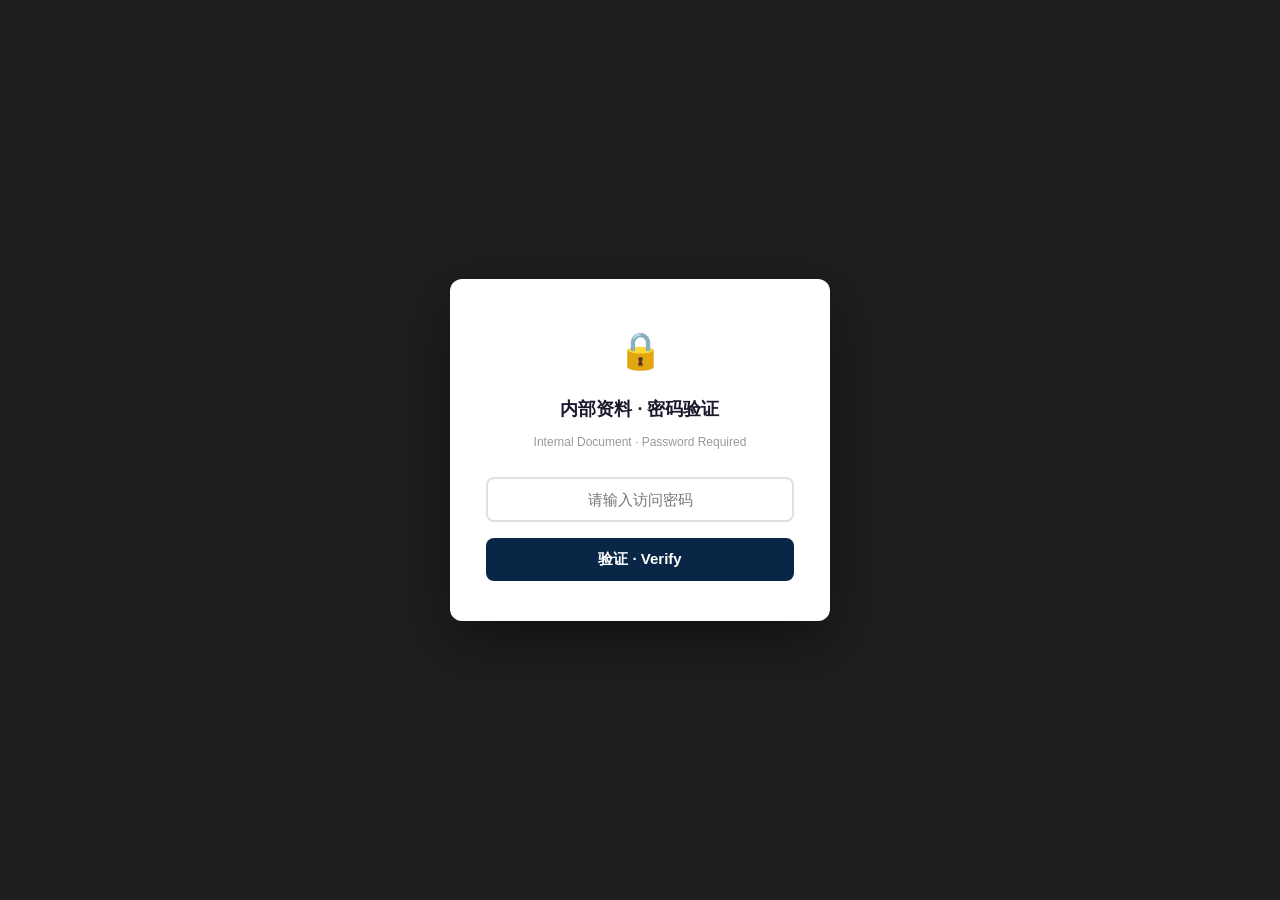
<file: staff/sg-undergraduate-internal.html>
<!DOCTYPE html>
<html lang="zh-CN">
<head>
<meta charset="UTF-8">
<meta name="viewport" content="width=device-width,initial-scale=1.0">
<meta name="auth-hash" content="275c74259807003b2b53eefc7b11854d387dd62c14179edc9a031ec9b671a2f6">
<meta name="robots" content="noindex,nofollow">
<title>内部资料 · 新加坡国际本科 | LazyFirst · studyAbroad</title>
<style>
*{margin:0;padding:0;box-sizing:border-box;}
body{font-family:"Noto Sans SC","PingFang SC","Microsoft YaHei","Helvetica Neue",sans-serif;background:#f5f7fa;color:#1e2a3a;line-height:1.75;font-size:14px;}
#auth-overlay{position:fixed;top:0;left:0;width:100%;height:100%;background:rgba(0,0,0,0.88);display:none;justify-content:center;align-items:center;z-index:99999;font-family:"Noto Sans SC","PingFang SC","Microsoft YaHei",sans-serif;}
.auth-box{background:#fff;border-radius:12px;padding:40px 36px;max-width:380px;width:90%;text-align:center;box-shadow:0 20px 60px rgba(0,0,0,0.5);}
.auth-box .ai{font-size:36px;margin-bottom:12px;}
.auth-box h2{font-size:18px;color:#1a1a2e;margin:0 0 6px;}
.auth-box .as{font-size:12px;color:#999;margin:0 0 24px;}
.auth-box input{width:100%;padding:12px 16px;border:2px solid #e0e0e0;border-radius:8px;font-size:15px;text-align:center;outline:none;box-sizing:border-box;font-family:inherit;}
.auth-box input:focus{border-color:#0a2647;}
.auth-box .ae{display:none;color:#e74c3c;font-size:12px;margin:8px 0 0;}
.auth-box button{width:100%;margin-top:16px;padding:12px;background:#0a2647;color:#fff;border:none;border-radius:8px;font-size:15px;font-weight:700;cursor:pointer;font-family:inherit;}
.auth-box button:hover{background:#144272;}

#protected-content{display:none;}
.container{max-width:960px;margin:0 auto;padding:0 20px 40px;}

/* Warn banner */
.warn-banner{background:linear-gradient(90deg,#c0392b,#e74c3c);color:#fff;padding:10px 20px;text-align:center;font-size:12px;font-weight:700;letter-spacing:2px;position:sticky;top:0;z-index:100;}
/* Sections */
.section{background:#fff;border-radius:14px;margin-bottom:20px;box-shadow:0 2px 12px rgba(10,38,71,.06);overflow:hidden;}
.section-header{background:linear-gradient(90deg,#0a2647,#144272);color:#fff;padding:14px 22px;display:flex;align-items:center;gap:10px;}
.section-header .ic{width:28px;height:28px;background:rgba(255,255,255,.2);border-radius:50%;display:flex;align-items:center;justify-content:center;font-size:14px;flex-shrink:0;}
.section-header h3{font-size:15px;font-weight:800;letter-spacing:1px;}
.section-body{padding:18px 22px;}
.section-body p{font-size:13px;color:#444;line-height:2;margin-bottom:10px;}
.section-body p:last-child{margin-bottom:0;}

/* Alert box */
.alert-red{background:#fff5f5;border:1px solid #fecaca;border-left:4px solid #dc2626;border-radius:8px;padding:12px 16px;margin-bottom:16px;}
.alert-red strong{color:#dc2626;}
.alert-red p{font-size:12px;color:#991b1b;line-height:1.8;}

/* Contact info grid */
.contact-grid{display:grid;grid-template-columns:repeat(auto-fit,minmax(260px,1fr));gap:14px;}
.contact-card{background:#f8faff;border:1px solid #d6e3f5;border-radius:10px;padding:14px 16px;}
.contact-card .cc-label{font-size:11px;color:#666;margin-bottom:4px;}
.contact-card .cc-value{font-size:13px;font-weight:700;color:#0a2647;word-break:break-all;}
.contact-card .cc-value a{color:#144272;text-decoration:none;}

/* Account info */
.account-box{background:#f8faff;border:1px solid #d6e3f5;border-radius:10px;padding:16px 18px;}
.account-box .ab-row{display:flex;gap:12px;padding:8px 0;border-bottom:1px dashed #d6e3f5;font-size:13px;}
.account-box .ab-row:last-child{border-bottom:none;}
.account-box .ab-label{flex-shrink:0;min-width:110px;color:#666;}
.account-box .ab-value{flex:1;color:#0a2647;font-weight:700;word-break:break-all;}

/* Strategy rules */
.strategy-rules{display:grid;grid-template-columns:repeat(auto-fit,minmax(280px,1fr));gap:14px;}
.strategy-rule{background:linear-gradient(135deg,#fef2f2,#fff5f5);border:1px solid #fecaca;border-radius:10px;padding:16px;border-left:4px solid #dc2626;}
.strategy-rule .sr-num{font-size:12px;font-weight:800;color:#dc2626;margin-bottom:6px;}
.strategy-rule h4{font-size:14px;font-weight:800;color:#991b1b;margin-bottom:6px;}
.strategy-rule p{font-size:12px;color:#555;line-height:1.8;}

/* Service chain */
.service-chain{display:flex;flex-direction:column;gap:10px;}
.service-item{display:flex;gap:14px;align-items:flex-start;background:#f8faff;border:1px solid #e2e8f0;border-radius:10px;padding:12px 16px;transition:all .2s;}
.service-item:hover{border-color:#144272;}
.service-item .si-num{min-width:30px;height:30px;background:linear-gradient(135deg,#0a2647,#144272);color:#fff;border-radius:50%;display:flex;align-items:center;justify-content:center;font-weight:700;font-size:12px;flex-shrink:0;}
.service-item .si-body{flex:1;}
.service-item .si-body h5{font-size:13px;font-weight:800;color:#0a2647;margin-bottom:3px;}
.service-item .si-body .si-price{font-size:12px;color:#c9a84c;font-weight:700;margin-bottom:4px;}
.service-item .si-body .si-script{font-size:11.5px;color:#666;line-height:1.7;font-style:italic;}

/* Package cards */
.package-grid{display:grid;grid-template-columns:repeat(auto-fit,minmax(240px,1fr));gap:14px;}
.package-card{border-radius:14px;overflow:hidden;border:2px solid #e2e8f0;transition:all .2s;}
.package-card:hover{transform:translateY(-2px);}
.package-card .pk-head{padding:16px 18px;color:#fff;text-align:center;}
.package-card .pk-body{padding:16px 18px;background:#fff;}
.package-card .pk-body li{font-size:12px;color:#555;padding:5px 0;border-bottom:1px dashed #eee;list-style:none;}
.package-card .pk-body li:last-child{border-bottom:none;}
.package-card .pk-footer{text-align:center;padding:12px;font-size:12px;font-weight:700;}

.pk-a .pk-head{background:linear-gradient(135deg,#27ae60,#2ecc71);}
.pk-a .pk-footer{color:#27ae60;}
.pk-b .pk-head{background:linear-gradient(135deg,#0a2647,#144272);}
.pk-b .pk-footer{color:#144272;}
.pk-c .pk-head{background:linear-gradient(135deg,#8e44ad,#9b59b6);}
.pk-c .pk-footer{color:#8e44ad;}

/* Script box */
.script-grid{display:grid;grid-template-columns:repeat(auto-fit,minmax(280px,1fr));gap:14px;}
.script-card{background:#fff;border:1px solid #e2e8f0;border-radius:10px;padding:14px;transition:all .2s;}
.script-card:hover{border-color:#c9a84c;}
.script-card .sc-scene{font-size:11px;font-weight:800;color:#c9a84c;margin-bottom:6px;text-transform:uppercase;letter-spacing:1px;}
.script-card .sc-customer{font-size:12px;color:#999;margin-bottom:6px;}
.script-card .sc-say{font-size:12.5px;color:#444;line-height:1.8;}

/* Fee analysis */
.fee-compare{width:100%;border-collapse:collapse;font-size:13px;}
.fee-compare th{background:#0a2647;color:#fff;padding:10px 14px;text-align:left;font-weight:700;}
.fee-compare td{padding:9px 14px;border-bottom:1px solid #eee;}
.fee-compare tr:nth-child(even){background:#f8faff;}
.fee-compare .fc-highlight td{background:#fff8e6;font-weight:700;}

/* Back link */
.back-link{display:inline-flex;align-items:center;gap:6px;color:#144272;text-decoration:none;font-size:12px;font-weight:600;padding:6px 12px;border-radius:6px;transition:all .2s;margin:14px 0 0 18px;}
.back-link:hover{background:#eef3ff;}

/* Footer */
footer{background:#0a1628;color:rgba(255,255,255,.65);padding:30px 24px 20px;text-align:center;font-size:11px;line-height:2;}
footer .ft-company{font-size:14px;font-weight:800;color:#fff;margin-bottom:8px;}
footer .ft-powered{text-align:right;margin-top:6px;font-size:10px;color:rgba(255,255,255,.2);}
footer .ft-divider{width:60px;height:2px;background:rgba(255,255,255,.15);margin:14px auto;}
footer .ft-copy{color:rgba(255,255,255,.3);}

@media(max-width:768px){
  .contact-grid,.strategy-rules,.package-grid,.script-grid{grid-template-columns:1fr;}
  .account-box .ab-row{flex-direction:column;gap:2px;}
}
</style>
</head>
<body>

<!-- Auth Overlay -->
<div id="auth-overlay">
  <div class="auth-box">
    <div class="ai">🔒</div>
    <h2>内部资料 · 密码验证</h2>
    <p class="as">Internal Document · Password Required</p>
    <form id="auth-form">
      <input id="auth-input" type="password" placeholder="请输入访问密码" autocomplete="off" autofocus>
      <p class="ae" id="auth-error">密码错误，请重试</p>
      <button type="submit">验证 · Verify</button>
    </form>
  </div>
</div>

<!-- Protected Content -->
<div id="protected-content">

<div class="warn-banner">⚠️ 内部资料 · 仅限中介顾问使用 · 严禁外传 ⚠️</div>

<div class="container">

<a href="../schools/sg-undergraduate.html" class="back-link">← 返回招生简章</a>

<!-- 业务策略 -->
<section class="section">
  <div class="section-header"><div class="ic">🛡</div><h3>核心业务策略（不对外透露）</h3></div>
  <div class="section-body">
    <div class="alert-red">
      <strong>⚠️ 以下内容仅供内部顾问使用，不得出现在任何对外材料中。</strong>
      <p>所有敏感联系方式、定价策略、利润结构仅中介方内部掌握，客户咨询时应通过中介渠道对接，不得直接提供校方直连方式。</p>
    </div>
    <div class="strategy-rules">
      <div class="strategy-rule">
        <div class="sr-num">策略 01</div>
        <h4>控制校方直连通道</h4>
        <p>对外页面仅展示学院官网（sie.dlufl.edu.cn），隐藏所有电子邮箱、电话、对公账户。客户必须通过中介渠道完成咨询→报名→缴费全链路。</p>
      </div>
      <div class="strategy-rule">
        <div class="sr-num">策略 02</div>
        <h4>主推新加坡低成本路径</h4>
        <p>新加坡 2+2 项目年学费仅 ¥55,000（国内阶段），远低于英美澳直接留学。利用"离家近+双语+认证学位"三要素说服家长，重点面向二三线城市高考边缘生。</p>
      </div>
      <div class="strategy-rule">
        <div class="sr-num">策略 03</div>
        <h4>分阶服务费，锁定长期价值</h4>
        <p>服务费分国内阶段 + 留学阶段两段收取，4年服务周期确保客户粘性。前端签约价控制在 ¥8,000-18,000，后端年度服务 + 签证续签持续产生收入。</p>
      </div>
      <div class="strategy-rule">
        <div class="sr-num">策略 04</div>
        <h4>不制造虚假信息</h4>
        <p>所有院校QS排名、学费标准、认证信息均来自官方渠道，不做夸大承诺。不虚构"保录取""奖学金折扣"等噱头，用透明建立信任，降低客诉风险。</p>
      </div>
    </div>
  </div>
</section>

<!-- 官方联系方式 -->
<section class="section">
  <div class="section-header"><div class="ic">📞</div><h3>校方联系方式（中介内部掌握）</h3></div>
  <div class="section-body">
    <div class="alert-red">
      <strong>⛔ 此板块内容严禁出现在任何对外材料中</strong>
      <p>以下信息仅限中介顾问内部使用。客户如需联系校方，应通过中介渠道统一对接，避免客户直联校方导致业务流失。</p>
    </div>
    <div class="contact-grid">
      <div class="contact-card">
        <div class="cc-label">咨询热线</div>
        <div class="cc-value"><a href="tel:15998651079">15998651079</a></div>
      </div>
      <div class="contact-card">
        <div class="cc-label">院长邮箱</div>
        <div class="cc-value"><a href="mailto:gjpzxy@dlufl.edu.cn">gjpzxy@dlufl.edu.cn</a></div>
      </div>
      <div class="contact-card">
        <div class="cc-label">项目邮箱</div>
        <div class="cc-value"><a href="mailto:18940880301@163.com">18940880301@163.com</a></div>
      </div>
      <div class="contact-card">
        <div class="cc-label">学院官网</div>
        <div class="cc-value"><a href="https://sie.dlufl.edu.cn" target="_blank">sie.dlufl.edu.cn</a></div>
      </div>
      <div class="contact-card">
        <div class="cc-label">学校地址</div>
        <div class="cc-value">大连市旅顺口区旅顺南路西段6号</div>
      </div>
    </div>
  </div>
</section>

<!-- 对公账户 -->
<section class="section">
  <div class="section-header"><div class="ic">🏦</div><h3>缴费账户（对公）</h3></div>
  <div class="section-body">
    <div class="account-box">
      <div class="ab-row">
        <div class="ab-label">账户名称</div>
        <div class="ab-value">大连外国语大学国际教育培训中心</div>
      </div>
      <div class="ab-row">
        <div class="ab-label">纳税人识别号</div>
        <div class="ab-value">52210200E57619404G</div>
      </div>
      <div class="ab-row">
        <div class="ab-label">地址</div>
        <div class="ab-value">大连市旅顺口区旅顺南路西段6号</div>
      </div>
      <div class="ab-row">
        <div class="ab-label">开户行</div>
        <div class="ab-value">中国建设银行大连旅顺支行</div>
      </div>
      <div class="ab-row">
        <div class="ab-label">账号</div>
        <div class="ab-value">21201500510053017805</div>
      </div>
    </div>
    <p class="fee-note" style="font-size:11px;color:#666;margin-top:10px;line-height:1.8;">注：学费统一由客户通过对公账户直接缴纳至校方，中介不代收学费。留学服务费由中介另行收取。</p>
  </div>
</section>

<!-- 收费明细 -->
<section class="section">
  <div class="section-header"><div class="ic">💰</div><h3>校方收费标准</h3></div>
  <div class="section-body">
    <table class="fee-compare">
      <thead>
        <tr><th>收费项目</th><th>金额</th><th>备注</th></tr>
      </thead>
      <tbody>
        <tr><td>学费</td><td>55,000 元/年</td><td>国外阶段按外方高校标准另行缴纳</td></tr>
        <tr><td>报名费</td><td>200 元</td><td>不退还</td></tr>
        <tr><td>住宿费</td><td>3,000 元/学期</td><td>以实际为准</td></tr>
        <tr><td>保险费</td><td>400 元/年</td><td></td></tr>
        <tr><td>教材费</td><td>4,000 元</td><td>一次性，多退少补</td></tr>
        <tr><td>军训费</td><td>650 元</td><td>一次性</td></tr>
        <tr><td>行李备品</td><td>450 元</td><td>一次性，自愿</td></tr>
        <tr><td>系服</td><td>550 元</td><td>一次性</td></tr>
        <tr class="fc-highlight"><td>留学服务费</td><td>视院校专业而定</td><td>中介谈判空间</td></tr>
      </tbody>
    </table>
    <p style="font-size:11px;color:#666;margin-top:10px;line-height:1.8;">第一年一次性费用约 ¥9,250（不含学费），学费一年 ¥55,000。国内两年总投入约 ¥120,000-130,000。</p>
  </div>
</section>

<!-- 中介服务费设计 -->
<section class="section">
  <div class="section-header"><div class="ic">📊</div><h3>中介服务费与利润设计</h3></div>
  <div class="section-body">
    <div class="service-chain">
      <div class="service-item">
        <div class="si-num">1</div>
        <div class="si-body">
          <h5>选校选专业规划</h5>
          <div class="si-price">建议报价：¥2,000-5,000</div>
          <div class="si-script">"我们有13所新加坡合作院校，从QS前50到后700都有覆盖。根据孩子的成绩和兴趣，我们一对一帮您匹配最合适的院校和专业方向。"</div>
        </div>
      </div>
      <div class="service-item">
        <div class="si-num">2</div>
        <div class="si-body">
          <h5>材料翻译 + 公证</h5>
          <div class="si-price">建议报价：¥500-1,500</div>
          <div class="si-script">"我们有合作的翻译公证渠道，省去您自己跑公证处的时间和精力，全套材料打包处理。"</div>
        </div>
      </div>
      <div class="service-item">
        <div class="si-num">3</div>
        <div class="si-body">
          <h5>英语强化辅导（可选）</h5>
          <div class="si-price">建议报价：¥2,000-5,000</div>
          <div class="si-script">"英语单科不到90分的话，入学前需要参加综合测评考试。我们有专门的英语强化课程，帮孩子顺利通过。"</div>
        </div>
      </div>
      <div class="service-item">
        <div class="si-num">4</div>
        <div class="si-body">
          <h5>网上申请全程代办</h5>
          <div class="si-price">建议报价：¥2,000-4,000</div>
          <div class="si-script">"大外的报名系统、新加坡院校的申请表、材料上传，全部由我们一手操办，您只需要提供基础材料。"</div>
        </div>
      </div>
      <div class="service-item">
        <div class="si-num">5</div>
        <div class="si-body">
          <h5>个人陈述 / 文书润色</h5>
          <div class="si-price">建议报价：¥800-2,000</div>
          <div class="si-script">"少数院校需要提交动机信或个人陈述，我们有专业文书老师帮您润色，突出孩子的亮点。"</div>
        </div>
      </div>
      <div class="service-item">
        <div class="si-num">6</div>
        <div class="si-body">
          <h5>签证办理</h5>
          <div class="si-price">建议报价：¥1,500-3,000</div>
          <div class="si-script">"新加坡学生签证（Student Pass）由我们全程代办，包括ICA预约、材料准备、担保人安排等。"</div>
        </div>
      </div>
      <div class="service-item">
        <div class="si-num">7</div>
        <div class="si-body">
          <h5>行前培训 + 住宿安排</h5>
          <div class="si-price">建议报价：¥1,000-2,500</div>
          <div class="si-script">"出发前我们安排行前培训，包括新加坡入境指南、银行开户、手机卡办理，宿舍和租房也提前对接好。"</div>
        </div>
      </div>
      <div class="service-item">
        <div class="si-num">8</div>
        <div class="si-body">
          <h5>海外年度服务（第3年起）</h5>
          <div class="si-price">建议报价：¥1,500-3,000/年</div>
          <div class="si-script">"孩子到新加坡后我们不是就不管了。签证续签、成绩跟踪、转学或升学指导，每年持续服务。"</div>
        </div>
      </div>
    </div>
  </div>
</section>

<!-- 三档套餐 -->
<section class="section">
  <div class="section-header"><div class="ic">📦</div><h3>服务套餐设计（内部报价）</h3></div>
  <div class="section-body">
    <div class="package-grid">
      <div class="package-card pk-a">
        <div class="pk-head">
          <div style="font-size:12px;opacity:.8;letter-spacing:1px;">套餐 A</div>
          <h4 style="font-size:18px;margin-top:4px;">基础服务</h4>
        </div>
        <ul class="pk-body">
          <li>选校规划 + 院校推荐</li>
          <li>网上申请全程代办</li>
          <li>材料上传 + 跟进</li>
          <li>行前基础指导</li>
        </ul>
        <div class="pk-footer">报价：¥6,000-10,000</div>
      </div>
      <div class="package-card pk-b">
        <div class="pk-head">
          <div style="font-size:12px;opacity:.8;letter-spacing:1px;">⭐ 主力推荐</div>
          <h4 style="font-size:18px;margin-top:4px;">套餐 B · 标准</h4>
        </div>
        <ul class="pk-body">
          <li>套餐A全部服务</li>
          <li>英语强化辅导</li>
          <li>材料翻译公证</li>
          <li>签证全程代办</li>
          <li>住宿安排对接</li>
          <li>行前全流程培训</li>
        </ul>
        <div class="pk-footer">报价：¥12,000-20,000</div>
      </div>
      <div class="package-card pk-c">
        <div class="pk-head">
          <div style="font-size:12px;opacity:.8;letter-spacing:1px;">VIP</div>
          <h4 style="font-size:18px;margin-top:4px;">套餐 C · 管家</h4>
        </div>
        <ul class="pk-body">
          <li>套餐B全部服务</li>
          <li>文书润色 + 个人陈述</li>
          <li>1年海外跟踪服务</li>
          <li>签证续签代办</li>
          <li>转学/升学指导</li>
          <li>24h 紧急联系通道</li>
        </ul>
        <div class="pk-footer">报价：¥18,000-28,000</div>
      </div>
    </div>
    <p style="font-size:11px;color:#666;margin-top:16px;line-height:1.8;"><strong>利润测算（按年签约20人）：</strong>套餐B为主力，假设平均签约价 ¥15,000，成本（翻译公证外包、系统维护、咨询时间成本）约 ¥3,000/人，单客毛利约 ¥12,000，年毛利约 ¥240,000。</p>
  </div>
</section>

<!-- 销售话术 -->
<section class="section">
  <div class="section-header"><div class="ic">💬</div><h3>常见客户问题 · 应对话术</h3></div>
  <div class="section-body">
    <div class="script-grid">
      <div class="script-card">
        <div class="sc-scene">💰 关于价格</div>
        <div class="sc-customer">"你们收费为什么比别的机构贵/便宜？"</div>
        <div class="sc-say">"我们的价格是根据服务内容来定的。有些机构报价低，但不包含签证、不跟进海外——到后面各种加钱，性价比反而不高。我们是全流程一口价，服务到孩子入学为止，没有隐藏收费。"</div>
      </div>
      <div class="script-card">
        <div class="sc-scene">🏫 关于学校</div>
        <div class="sc-customer">"新加坡这些私立学校靠谱吗？文凭回国认不认？"</div>
        <div class="sc-say">"新加坡对私立教育管理非常严格，我们合作的13所院校全部持有EduTrust认证。学生拿的是英国/澳洲合作大学的学位，比如伯明翰大学、伦敦大学——这些都是中国教育部认可、留服认证的。孩子回国后可以享受留学生落户、购车免税等政策。"</div>
      </div>
      <div class="script-card">
        <div class="sc-scene">📊 关于排名</div>
        <div class="sc-customer">"这个学校QS排名太低了，我想要排名高的。"</div>
        <div class="sc-say">"理解您的想法。不过QS排名只是一个维度。像SIM合作的是伦敦大学和伯明翰大学（QS45），Kaplan合作的都柏林大学（QS118），科廷大学（QS183）——这些文凭都很有含金量。关键是看孩子的兴趣方向和实际成绩，我们一对一帮您匹配。"</div>
      </div>
      <div class="script-card">
        <div class="sc-scene">🔒 关于安全</div>
        <div class="sc-customer">"新加坡安全吗？孩子一个人去我不放心。"</div>
        <div class="sc-say">"新加坡是全球治安最好的国家之一，法律非常严格，犯罪率极低。华人占比75%，语言、饮食、文化都跟国内接近，孩子适应起来很快。而且我们每年的年度服务有紧急联系通道，有任何情况第一时间协助处理。"</div>
      </div>
      <div class="script-card">
        <div class="sc-scene">🏠 关于住宿</div>
        <div class="sc-customer">"孩子住哪里？住宿条件怎么样？"</div>
        <div class="sc-say">"新加坡院校多数有校内宿舍或合作的学生公寓，也有寄宿家庭选项。我们会在孩子出发前就对接好住宿，标准间一般是双人间、空调和独立卫生间。住宿费约每月 400-800 新币（约 ¥2,000-4,000），在新加坡属于正常水平。"</div>
      </div>
      <div class="script-card">
        <div class="sc-scene">📉 关于成绩</div>
        <div class="sc-customer">"孩子成绩一般，英语也不好，能行吗？"</div>
        <div class="sc-say">"这正是这个项目的优势所在。前两年在国内大外读，全程有老师带着学英语、打基础。英语单科90分以上（或雅思4.5）可以免入学考，即使不够也有我们专门的英语强化辅导。两年后孩子的英语和专业基础都打好了，再出国就轻松很多。"</div>
      </div>
      <div class="script-card">
        <div class="sc-scene">⏰ 关于时间</div>
        <div class="sc-customer">"现在报名还来得及吗？"</div>
        <div class="sc-say">"报名截止日期是8月20日，但热门专业有可能会提前额满。建议尽快提交材料，我们这边同步帮您走流程，早报名早锁定名额。"</div>
      </div>
      <div class="script-card">
        <div class="sc-scene">🆚 关于对比</div>
        <div class="sc-customer">"我同时也在看其他留学国家，新加坡有什么优势？"</div>
        <div class="sc-say">"相比英美澳，新加坡的优势很明显：距离近（5小时直飞）、双语环境（不需要额外学第二外语）、性价比高（整体费用约为英美的50%-60%）。而且这个2+2项目前两年在国内读，省了至少一半生活费，毕业拿的学位跟直接去新加坡读四年是完全一样的。"</div>
      </div>
      <div class="script-card">
        <div class="sc-scene">💼 关于就业</div>
        <div class="sc-customer">"毕业以后好找工作吗？新加坡好留下来吗？"</div>
        <div class="sc-say">"新加坡毕业生就业率一直很高，尤其是商科、IT、酒店管理方向。毕业后可以申请LTVP（长期访问准证）找工作，找到工作后雇主帮你办EP/S Pass。而且新加坡是全球金融中心和科技枢纽，跨国企业多，实习和就业机会很多。即使回国发展，有新加坡留学背景也很有竞争力。"</div>
      </div>
      <div class="script-card">
        <div class="sc-scene">💳 关于学位含金量</div>
        <div class="sc-customer">"这个学位回国找工作别人认可吗？"</div>
        <div class="sc-say">"非常认可。我们合作的文凭来自英国/澳洲知名大学，比如伯明翰大学、伦敦大学、皇家墨尔本理工——这些在中国教育部留服中心全部可认证。认证后享受海归福利：一线城市落户、购车免税、创业补贴等。而且新加坡学历在国内的外企、银行、互联网公司认可度很高。"</div>
      </div>
      <div class="script-card">
        <div class="sc-scene">🍜 关于生活开销</div>
        <div class="sc-customer">"在新加坡一个月要花多少钱？"</div>
        <div class="sc-say">"住宿看类型——校内宿舍约400-600新币/月（¥2,000-3,000），校外合租约500-800新币（¥2,500-4,000）。日常吃饭如果在学校食堂或食阁，一顿3-6新币就够了，一个月伙食约300-400新币（¥1,500-2,000）。交通、通讯、日用品加起来，正常消费每月约1,000-1,500新币（¥5,000-8,000）。比英美便宜太多了。"</div>
      </div>
      <div class="script-card">
        <div class="sc-scene">🛠️ 关于打工</div>
        <div class="sc-customer">"孩子在新加坡能打工吗？"</div>
        <div class="sc-say">"持学生准证的外国学生，在公立大学或部分被批准的高等教育机构读书，每周可合法打工不超过16小时，假期不限。不过我们一般建议第一年先不打工——先把语言和专业基础打牢，学有余力再找实习。实习经历对未来在新加坡找工作帮助很大。"</div>
      </div>
      <div class="script-card">
        <div class="sc-scene">📜 关于留学+移民</div>
        <div class="sc-customer">"孩子毕业后能留在新加坡移民吗？"</div>
        <div class="sc-say">"新加坡的路径很清晰：毕业→找雇主→申请EP/S Pass→工作满6个月可申请永久居民（PR）→满2年可申请公民。我们有毕业的学生工作两年就拿PR了。当然移民政策会变，但新加坡持续需要人才，尤其是金融、IT、工程方向。这条路走通的不在少数。"</div>
      </div>
      <div class="script-card">
        <div class="sc-scene">🎓 关于毕业难度</div>
        <div class="sc-customer">"国外好毕业吗？会不会读不下来？"</div>
        <div class="sc-say">"这个是很多家长担心的问题。我们的2+2项目优势就在这里——前两年在国内大外打好语言和专业基础，老师全程辅导，两年后再去新加坡就能跟上课程节奏。新加坡的课程设计非常贴合就业市场，不像某些国家纯写论文，只要按时上课、完成作业、考试合格，正常都能毕业。"</div>
      </div>
      <div class="script-card">
        <div class="sc-scene">🔄 关于转专业</div>
        <div class="sc-customer">"选了专业以后想换怎么办？"</div>
        <div class="sc-say">"一般情况下，同学院内转专业相对容易，需要在第一年内提出申请、GPA达标。跨学院转专业会难一些，需要满足目标专业的先修课要求。所以我们前期选校规划时会跟孩子深入沟通，尽量一步到位选对方向，减少后期调整的成本。"</div>
      </div>
      <div class="script-card">
        <div class="sc-scene">⬅️ 关于退费</div>
        <div class="sc-customer">"如果交了钱后不想去了，能退吗？"</div>
        <div class="sc-say">"校方收费部分——学费、住宿费等，按照学校规定流程可以办理退费，一般扣除已发生的课程费用和固定的手续费。我们的中介服务费也按照合同约定的退费条款执行：服务未启动全额退，已启动按已完成服务的比例结算。所有条款在签约时都会写清楚，明明白白。"</div>
      </div>
      <div class="script-card">
        <div class="sc-scene">🚫 关于签证拒签</div>
        <div class="sc-customer">"万一签证被拒了怎么办？钱不是白花了吗？"</div>
        <div class="sc-say">"新加坡学生签证（Student Pass）通过率非常高，只要材料真实、没有犯罪记录、没有签证黑历史，基本没问题。我们办理这些年还没遇到无故被拒的情况。即使出现特殊情况，签证服务费我们是承诺拒签全额退的，学费部分学校也会按照退费政策办理。这个风险非常非常低。"</div>
      </div>
      <div class="script-card">
        <div class="sc-scene">🎁 关于奖学金</div>
        <div class="sc-customer">"有没有奖学金可以申请？"</div>
        <div class="sc-say">"新加坡院校有针对国际学生的奖学金，但竞争激烈，通常要求成绩优异（高考成绩/高中平均分高）、语言成绩突出（雅思6.0+）、有竞赛获奖或志愿者经历等。我们建议先以录取为目标，入学后在第一、第二学期表现优异，再申请校内奖学金，那个成功率更高。"</div>
      </div>
      <div class="script-card">
        <div class="sc-scene">👨‍👩‍👧 关于陪读</div>
        <div class="sc-customer">"家长能去新加坡陪读吗？"</div>
        <div class="sc-say">"新加坡的陪读准证主要针对16岁以下低龄留学生，大学生家长陪读没有专门的政策通道。不过家长可以办理旅游签证（免签/电子签）来新加坡短期探望，一次可以待30天。真不放心的话，第一个月陪孩子过去安顿好再回来也很方便，5小时飞机随时可以飞。"</div>
      </div>
      <div class="script-card">
        <div class="sc-scene">📚 关于国内阶段</div>
        <div class="sc-customer">"前两年在国内学什么？跟直接去新加坡读有什么区别？"</div>
        <div class="sc-say">"前两年在国内学的跟新加坡院校前两年的课程体系是衔接的——核心是英语强化加专业基础课。比如商科方向学经济学原理、管理学基础、商务英语；理工方向学高等数学、程序设计。好处是：第一，省了一半生活费；第二，有个适应过渡期；第三，毕业学位跟直接去读四年完全一样，不会有任何标注区别。"</div>
      </div>
      <div class="script-card">
        <div class="sc-scene">✈️ 关于假期回国</div>
        <div class="sc-customer">"孩子寒暑假能回来吗？机票贵不贵？"</div>
        <div class="sc-say">"当然可以，新加坡每年两长一短三个假期：寒假在12月（约1个月），暑假在5-8月（约3个月），还有个2周左右的短假。北京、上海、广州、深圳、成都、厦门都有直飞新加坡的航班，提前订经济舱往返一般在¥2,000-4,000。逢年过节想家了随时飞，坐5个小时就到了，比欧美留学方便太多。"</div>
      </div>
      <div class="script-card">
        <div class="sc-scene">🧑‍🎓 关于大外</div>
        <div class="sc-customer">"大连外国语大学是什么水平的学校？"</div>
        <div class="sc-say">"大连外国语大学是辽宁省属重点大学，外语类全国排名前八，尤其日语和英语方向实力很强。国际教育学院专门做留学项目，有多年中外合作办学经验。孩子在国内两年就在大外旅顺校区就读，享受全日制本科同等的教学资源、图书馆、食堂——不是野鸡培训机构，是一本正规大学。"</div>
      </div>
      <div class="script-card">
        <div class="sc-scene">🤝 关于同行对比</div>
        <div class="sc-customer">"别家中介说他们跟新加坡学校是'独家合作'，你们呢？"</div>
        <div class="sc-say">"留学行业里'独家合作'这个词用得很泛滥，很多只是签了个招生代理协议就叫独家。我们是实实在在通过大连外国语大学国际教育学院的官方通道推荐的，校方正规项目，不是什么第三方代招。您可以跟任何一家对比——我们的13所院校清单、服务流程写得清清楚楚，不怕比。"</div>
      </div>
      <div class="script-card">
        <div class="sc-scene">🧠 关于心理适应</div>
        <div class="sc-customer">"孩子性格内向，从来没离开过家，会不会不适应？"</div>
        <div class="sc-say">"这恰恰说明2+2项目是最适合的路径。前两年在国内大外住校，有个'半独立'的过渡期——离家但不离国，慢慢学会自理。两年后去新加坡，华人文化占比75%，语言、饮食、节日都跟国内很接近，不像去欧美有巨大文化冲击。我们也会帮孩子提前对接在新加坡的学长学姐圈子，一去就有社交圈，不孤单。"</div>
      </div>
    </div>
  </div>
</section>

<!-- 录取条件 -->
<section class="section">
  <div class="section-header"><div class="ic">📋</div><h3>录取条件与操作指南</h3></div>
  <div class="section-body">
    <div style="display:grid;grid-template-columns:1fr 1fr;gap:16px;">
      <div>
        <h4 style="font-size:14px;font-weight:800;color:#0a2647;margin-bottom:10px;">招生对象</h4>
        <ul style="font-size:12.5px;color:#444;line-height:2.2;list-style:none;padding:0;">
          <li>✓ 出国前需年满16岁</li>
          <li>✓ 普通中职 / 高中 / 国际高中或同等学历</li>
          <li>✓ 部分海外院校需高三在读或往届生</li>
          <li>✓ 部分海外院校初中毕业可申请</li>
        </ul>
      </div>
      <div>
        <h4 style="font-size:14px;font-weight:800;color:#0a2647;margin-bottom:10px;">免考条件</h4>
        <ul style="font-size:12.5px;color:#444;line-height:2.2;list-style:none;padding:0;">
          <li>✓ 英语单科 ≥ 90分（满分150）</li>
          <li>✓ 或 雅思 ≥ 4.5</li>
          <li>✓ 满足任一项免综合测评考试</li>
        </ul>
      </div>
      <div>
        <h4 style="font-size:14px;font-weight:800;color:#0a2647;margin-bottom:10px;">报名时间</h4>
        <p style="font-size:12.5px;color:#444;line-height:2;"><strong>即日起至2026年8月20日</strong>（额满即止）</p>
      </div>
      <div>
        <h4 style="font-size:14px;font-weight:800;color:#0a2647;margin-bottom:10px;">所需材料</h4>
        <p style="font-size:12.5px;color:#444;line-height:2;">身份证、高中毕业证、高考成绩单、英语成绩证明</p>
      </div>
    </div>
  </div>
</section>

</div>

<!-- Footer -->
<footer>
  <div class="ft-company">LazyFirst · studyAbroad 内部资料</div>
  <div class="ft-powered">Powered by LazyFirst</div>
  <div class="ft-divider"></div>
  <div class="ft-copy">内部资料 · 仅限授权人员查阅 · 严禁外传</div>
</footer>

</div><!-- /protected-content -->

<script src="../js/auth.js"></script>
</body>
</html>
</file>
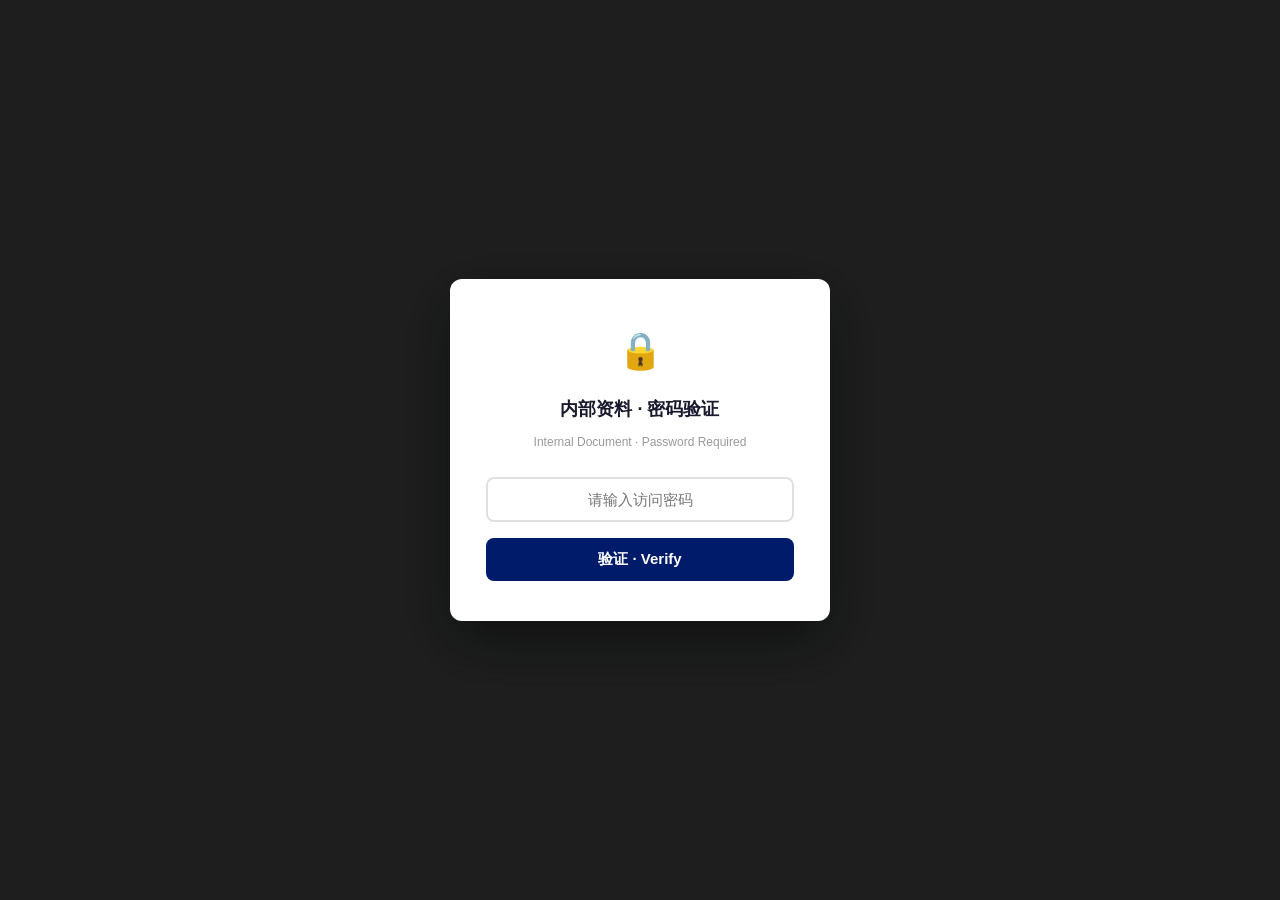
<file: staff/th-internal.html>
<!DOCTYPE html>
<html lang="zh-CN">
<head>
<meta charset="UTF-8">
<meta name="viewport" content="width=device-width,initial-scale=1.0">
<meta name="auth-hash" content="275c74259807003b2b53eefc7b11854d387dd62c14179edc9a031ec9b671a2f6">
<meta name="robots" content="noindex,nofollow">
<title>内部资料 · 泰国西那瓦国际大学 | LazyFirst · studyAbroad</title>
<style>
*{margin:0;padding:0;box-sizing:border-box;}
body{font-family:"Noto Sans SC","PingFang SC","Microsoft YaHei","Helvetica Neue",sans-serif;background:#f5f7fa;color:#1e2a3a;line-height:1.75;font-size:14px;}
#auth-overlay{position:fixed;top:0;left:0;width:100%;height:100%;background:rgba(0,0,0,0.88);display:none;justify-content:center;align-items:center;z-index:99999;font-family:"Noto Sans SC","PingFang SC","Microsoft YaHei",sans-serif;}
.auth-box{background:#fff;border-radius:12px;padding:40px 36px;max-width:380px;width:90%;text-align:center;box-shadow:0 20px 60px rgba(0,0,0,0.5);}
.auth-box .ai{font-size:36px;margin-bottom:12px;}
.auth-box h2{font-size:18px;color:#1a1a2e;margin:0 0 6px;}
.auth-box .as{font-size:12px;color:#999;margin:0 0 24px;}
.auth-box input{width:100%;padding:12px 16px;border:2px solid #e0e0e0;border-radius:8px;font-size:15px;text-align:center;outline:none;box-sizing:border-box;font-family:inherit;}
.auth-box input:focus{border-color:#001b6a;}
.auth-box .ae{display:none;color:#e74c3c;font-size:12px;margin:8px 0 0;}
.auth-box button{width:100%;margin-top:16px;padding:12px;background:#001b6a;color:#fff;border:none;border-radius:8px;font-size:15px;font-weight:700;cursor:pointer;font-family:inherit;}
.auth-box button:hover{background:#0034b5;}

#protected-content{display:none;}
.container{max-width:960px;margin:0 auto;padding:0 20px 40px;}

.warn-banner{background:linear-gradient(90deg,#b8860b,#daa520);color:#1a1a2e;padding:10px 20px;text-align:center;font-size:12px;font-weight:700;letter-spacing:2px;position:sticky;top:0;z-index:100;}
.section{background:#fff;border-radius:14px;margin-bottom:20px;box-shadow:0 2px 12px rgba(10,38,71,.06);overflow:hidden;}
.section-header{background:linear-gradient(90deg,#001b6a,#0034b5);color:#fff;padding:14px 22px;display:flex;align-items:center;gap:10px;}
.section-header .ic{width:28px;height:28px;background:rgba(255,255,255,.2);border-radius:50%;display:flex;align-items:center;justify-content:center;font-size:14px;flex-shrink:0;}
.section-header h3{font-size:15px;font-weight:800;letter-spacing:1px;}
.section-body{padding:18px 22px;}
.section-body p{font-size:13px;color:#444;line-height:2;margin-bottom:10px;}
.section-body p:last-child{margin-bottom:0;}

.alert-red{background:#fff5f5;border:1px solid #fecaca;border-left:4px solid #dc2626;border-radius:8px;padding:12px 16px;margin-bottom:16px;}
.alert-red strong{color:#dc2626;}
.alert-red p{font-size:12px;color:#991b1b;line-height:1.8;}
.alert-blue{background:#eef3ff;border:1px solid #bfdbfe;border-left:4px solid #3b82f6;border-radius:8px;padding:12px 16px;margin-bottom:16px;}

.contact-grid{display:grid;grid-template-columns:repeat(auto-fit,minmax(260px,1fr));gap:14px;}
.contact-card{background:#f8faff;border:1px solid #d6e3f5;border-radius:10px;padding:14px 16px;}
.contact-card .cc-label{font-size:11px;color:#666;margin-bottom:4px;}
.contact-card .cc-value{font-size:13px;font-weight:700;color:#001b6a;word-break:break-all;}

.strategy-rules{display:grid;grid-template-columns:repeat(auto-fit,minmax(280px,1fr));gap:14px;}
.strategy-rule{background:linear-gradient(135deg,#fef2f2,#fff5f5);border:1px solid #fecaca;border-radius:10px;padding:16px;border-left:4px solid #dc2626;}
.strategy-rule .sr-num{font-size:12px;font-weight:800;color:#dc2626;margin-bottom:6px;}
.strategy-rule h4{font-size:14px;font-weight:800;color:#991b1b;margin-bottom:6px;}
.strategy-rule p{font-size:12px;color:#555;line-height:1.8;}

.script-grid{display:grid;grid-template-columns:repeat(auto-fit,minmax(280px,1fr));gap:14px;}
.script-card{background:#fff;border:1px solid #e2e8f0;border-radius:10px;padding:14px;transition:all .2s;}
.script-card:hover{border-color:#daa520;}
.script-card .sc-scene{font-size:11px;font-weight:800;color:#b8860b;margin-bottom:6px;text-transform:uppercase;letter-spacing:1px;}
.script-card .sc-customer{font-size:12px;color:#999;margin-bottom:6px;}
.script-card .sc-say{font-size:12.5px;color:#444;line-height:1.8;}

.fee-table{width:100%;border-collapse:collapse;font-size:12px;}
.fee-table th{background:#001b6a;color:#fff;padding:9px 12px;text-align:center;font-weight:700;}
.fee-table td{padding:8px 12px;border-bottom:1px solid #eee;text-align:center;}
.fee-table tr:nth-child(even){background:#f8faff;}
.fee-table .fc-total{font-weight:700;color:#001b6a;}

.back-link{display:inline-flex;align-items:center;gap:6px;color:#0034b5;text-decoration:none;font-size:12px;font-weight:600;padding:6px 12px;border-radius:6px;transition:all .2s;margin:14px 0 0 18px;}
.back-link:hover{background:#eef3ff;}

footer{background:#0a1628;color:rgba(255,255,255,.65);padding:30px 24px 20px;text-align:center;font-size:11px;line-height:2;}
footer .ft-company{font-size:14px;font-weight:800;color:#fff;margin-bottom:8px;}
footer .ft-powered{text-align:right;margin-top:6px;font-size:10px;color:rgba(255,255,255,.2);}
footer .ft-divider{width:60px;height:2px;background:rgba(255,255,255,.15);margin:14px auto;}
footer .ft-copy{color:rgba(255,255,255,.3);}

@media(max-width:768px){
  .contact-grid,.strategy-rules,.script-grid{grid-template-columns:1fr;}
  .fee-table{font-size:10px;}
}
</style>
</head>
<body>

<div id="auth-overlay">
  <div class="auth-box">
    <div class="ai">🔒</div>
    <h2>内部资料 · 密码验证</h2>
    <p class="as">Internal Document · Password Required</p>
    <form id="auth-form">
      <input id="auth-input" type="password" placeholder="请输入访问密码" autocomplete="off" autofocus>
      <p class="ae" id="auth-error">密码错误，请重试</p>
      <button type="submit">验证 · Verify</button>
    </form>
  </div>
</div>

<div id="protected-content">

<div class="warn-banner">⚠️ 内部资料 · 仅限中介顾问使用 · 严禁外传 ⚠️</div>

<div class="container">

<a href="../schools/th.html" class="back-link">← 返回泰国留学主页</a>

<!-- 核心业务策略 -->
<section class="section">
  <div class="section-header"><div class="ic">🛡</div><h3>核心业务策略（不对外透露）</h3></div>
  <div class="section-body">
    <div class="alert-red">
      <strong>⚠️ 以下内容仅供内部顾问使用，不得出现在任何对外材料中。</strong>
      <p>所有精确收费标准、奖学金谈判空间、利润结构仅中介方内部掌握。客户咨询时应通过中介渠道对接，不得直接提供校方联系方式或精确费用明细。</p>
    </div>
    <div class="strategy-rules">
      <div class="strategy-rule">
        <div class="sr-num">策略 01</div>
        <h4>主推"免语言入学"核心卖点</h4>
        <p>SIU 本科/硕士/博士入学均无强制雅思/托福要求，这是最大差异竞争优势。针对英语基础薄弱（高考英语不及格）、不想考雅思的客户群体，这是致命卖点。对外强调"免语言"但不承诺"永远不需要英语"——毕业前仍需达标。</p>
      </div>
      <div class="strategy-rule">
        <div class="sr-num">策略 02</div>
        <h4>以"全包价"控制客户信息</h4>
        <p>对外只报总价区间，不提供年度分解。咨询时方案分三档：经济型（普通专业约10万）、标准型（理工/艺术约14万）、VIP型（含辅导套餐约16-18万）。不暴露每档对应具体专业类别的精确学费。</p>
      </div>
      <div class="strategy-rule">
        <div class="sr-num">策略 03</div>
        <h4>免费住宿作为谈判筹码</h4>
        <p>SIU 本科学子免费六人间、硕博免费四人间/六人间——年省1-3万住宿费。对比新加坡/香港/欧美每年数万住宿成本，这是说服家长的强力武器。对外宣传：留学成本仅泰国生活费即可。</p>
      </div>
      <div class="strategy-rule">
        <div class="sr-num">策略 04</div>
        <h4>专升本（Top-up）独特路径</h4>
        <p>大专学历可申请 SIU 专升本 2 年制（总费用约 7-11.8 万元），获得全日制本科学位。这是很多"专科想翻身"客户的唯一正规通道。中医学 3 年制 14.5 万元也极具竞争力。</p>
      </div>
      <div class="strategy-rule">
        <div class="sr-num">策略 05</div>
        <h4>北大教授授课做差异化</h4>
        <p>SIU 的信息资源管理方向由北京大学教授亲自授课，这在留学圈中极为罕见。引述这一事实可以有效建立客户信任和项目含金量感知，尤其针对本科背景一般的考生。</p>
      </div>
      <div class="strategy-rule">
        <div class="sr-num">策略 06</div>
        <h4>不制造虚假信息</h4>
        <p>所有院校 QS 排名、学费标准、认证信息均来自官方渠道。不虚构"保录取""折扣"等承诺。SIU 真实数据：QS 五星评级 / QS 亚洲 #250 / 泰国前十 / 中留服认证——用事实说服。</p>
      </div>
    </div>
  </div>
</section>

<!-- 详细收费标准 -->
<section class="section">
  <div class="section-header"><div class="ic">💰</div><h3>西那瓦国际大学 · 详细收费标准（2026年9月1日起执行）</h3></div>
  <div class="section-body">
    <div class="alert-red">
      <strong>⛔ 此板块内容严禁直接对外展示</strong>
      <p>客户咨询时仅提供总价区间和分学年的"大概预算"，不得出具此表格的截图或精确行明细。报价时：本科统称"10-14 万（三年总学费）"，硕士统称"6.5-16 万（按学制专业）"，博士统称"25-30 万（三年总学费）"。</p>
    </div>
    <p style="font-size:11px;color:#888;margin-bottom:14px;">* 以下费用均为人民币（元）。费用包含学费及对应住宿标准，不含护照、签证、公证、机票、生活费、境外保险。</p>

    <div style="overflow-x:auto;margin-bottom:20px;">
      <table class="fee-table">
        <thead>
          <tr><th style="background:#001b6a;color:#fff;" colspan="5">本科（三年制）</th></tr>
          <tr><th>专业类别</th><th>第一年（元）</th><th>第二年（元）</th><th>第三年（元）</th><th>合计（元）</th></tr>
        </thead>
        <tbody>
          <tr><td>商科/管理/教育/体育/旅游等</td><td>¥75,000</td><td>¥15,000</td><td>¥15,000</td><td class="fc-total">¥105,000</td></tr>
          <tr><td>AI/计算机/电气/机械</td><td>¥75,000</td><td>¥30,000</td><td>¥30,000</td><td class="fc-total">¥135,000</td></tr>
          <tr><td>数字艺术/设计/音乐/新闻传播</td><td>¥70,000</td><td>¥40,000</td><td>¥30,000</td><td class="fc-total">¥140,000</td></tr>
          <tr><td>应用心理学</td><td>¥65,000</td><td>¥35,000</td><td>¥35,000</td><td class="fc-total">¥135,000</td></tr>
        </tbody>
      </table>
    </div>

    <div style="overflow-x:auto;margin-bottom:20px;">
      <table class="fee-table">
        <thead>
          <tr><th style="background:#0026a0;color:#fff;" colspan="5">硕士（1/2年制）</th></tr>
          <tr><th>学制</th><th>专业类别</th><th>费用结构（元）</th><th>合计（元）</th></tr>
        </thead>
        <tbody>
          <tr><td rowspan="2">1年制</td><td>教育/管理/经济/心理/AI/英语教育</td><td style="font-size:10px;">一次性缴纳</td><td class="fc-total">¥65,000</td></tr>
          <tr><td>音乐/美术/舞蹈/新闻/艺术表演等</td><td style="font-size:10px;">一次性缴纳</td><td class="fc-total">¥80,000</td></tr>
          <tr style="background:#f7f9fc;"><td>2年制</td><td>教育/管理/经济/心理/工程/新闻等</td><td style="font-size:10px;">第一年 ¥85,000 + 第二年 ¥43,300</td><td class="fc-total">¥128,300</td></tr>
          <tr><td>2年制</td><td>AI/能源/机械/电气/艺术表演等</td><td style="font-size:10px;">第一年 ¥98,000-104,000 + 第二年 ¥40,000-60,000</td><td class="fc-total">¥138,000-158,000</td></tr>
        </tbody>
      </table>
    </div>

    <div style="overflow-x:auto;margin-bottom:20px;">
      <table class="fee-table">
        <thead>
          <tr><th style="background:#0034b5;color:#fff;" colspan="5">博士（三年制）</th></tr>
          <tr><th>专业类别</th><th>第一年（元）</th><th>第二年（元）</th><th>第三年（元）</th><th>合计（元）</th></tr>
        </thead>
        <tbody>
          <tr><td>教育/管理/经济/心理/AI/英语教育</td><td>¥113,200</td><td>¥66,000</td><td>¥66,000</td><td class="fc-total">¥245,200</td></tr>
          <tr><td>新闻传播/信息资源管理</td><td>¥90,000-146,000</td><td>¥51,000-85,000</td><td>¥51,000-85,000</td><td class="fc-total">¥248,000-260,000</td></tr>
          <tr><td>音乐/舞蹈/美术/心理/公共卫生等</td><td>¥128,000-166,000</td><td>¥56,000-70,000</td><td>¥56,000-70,000</td><td class="fc-total">¥268,000-298,000</td></tr>
        </tbody>
      </table>
    </div>

    <div class="alert-blue">
      <strong>🎓 奖学金谈判空间：</strong>2年制硕士部分专业可申请最高 <strong>¥20,000</strong> 希望奖学金；3年制博士部分专业可申请最高 <strong>¥40,000</strong> 希望奖学金。具体名额依年度预算，先到先得，可作"限时限量"的逼单工具。
    </div>
    <div class="alert-blue">
      <strong>📌 专升本（Top-up）：</strong>大专学历申请 2 年制，总费用 ¥70,000-118,000（视专业）；中医学 3 年制 ¥145,000。学制依据学分匹配确定——客户签约前须核实学信网学历认证。
    </div>
  </div>
</section>

<!-- 中介服务费设计 -->
<section class="section">
  <div class="section-header"><div class="ic">📊</div><h3>中介服务费与利润设计</h3></div>
  <div class="section-body">
    <div style="display:flex;flex-direction:column;gap:10px;">
      <div style="display:flex;gap:14px;align-items:flex-start;background:#f8faff;border:1px solid #e2e8f0;border-radius:10px;padding:12px 16px;">
        <div style="min-width:30px;height:30px;background:linear-gradient(135deg,#001b6a,#0034b5);color:#fff;border-radius:50%;display:flex;align-items:center;justify-content:center;font-weight:700;font-size:12px;flex-shrink:0;">1</div>
        <div style="flex:1;"><h5 style="font-size:13px;font-weight:800;color:#001b6a;margin-bottom:3px;">选校选专业规划</h5><div style="font-size:12px;color:#b8860b;font-weight:700;margin-bottom:4px;">建议报价：¥2,000-5,000</div><div style="font-size:11.5px;color:#666;line-height:1.7;">"SIU有6大方向近30个专业，从教育学到人工智能到中医。根据您的学历和兴趣，我们一对一匹配最合适的专业方向。"</div></div>
      </div>
      <div style="display:flex;gap:14px;align-items:flex-start;background:#f8faff;border:1px solid #e2e8f0;border-radius:10px;padding:12px 16px;">
        <div style="min-width:30px;height:30px;background:linear-gradient(135deg,#001b6a,#0034b5);color:#fff;border-radius:50%;display:flex;align-items:center;justify-content:center;font-weight:700;font-size:12px;flex-shrink:0;">2</div>
        <div style="flex:1;"><h5 style="font-size:13px;font-weight:800;color:#001b6a;margin-bottom:3px;">材料翻译 + 公证 + 学历认证</h5><div style="font-size:12px;color:#b8860b;font-weight:700;margin-bottom:4px;">建议报价：¥800-2,000</div><div style="font-size:11.5px;color:#666;line-height:1.7;">"高中/大专/本科成绩单翻译公证、护照翻译、中留服认证等全套材料处理，省去您自己跑公证处的时间。"</div></div>
      </div>
      <div style="display:flex;gap:14px;align-items:flex-start;background:#f8faff;border:1px solid #e2e8f0;border-radius:10px;padding:12px 16px;">
        <div style="min-width:30px;height:30px;background:linear-gradient(135deg,#001b6a,#0034b5);color:#fff;border-radius:50%;display:flex;align-items:center;justify-content:center;font-weight:700;font-size:12px;flex-shrink:0;">3</div>
        <div style="flex:1;"><h5 style="font-size:13px;font-weight:800;color:#001b6a;margin-bottom:3px;">英语强化辅导（可选）</h5><div style="font-size:12px;color:#b8860b;font-weight:700;margin-bottom:4px;">建议报价：¥2,000-5,000</div><div style="font-size:11.5px;color:#666;line-height:1.7;">"虽然入学免雅思，但毕业前需要拿到雅思5.0或同等水平。我们有英语基础强化课程，帮孩子顺利达标。"</div></div>
      </div>
      <div style="display:flex;gap:14px;align-items:flex-start;background:#f8faff;border:1px solid #e2e8f0;border-radius:10px;padding:12px 16px;">
        <div style="min-width:30px;height:30px;background:linear-gradient(135deg,#001b6a,#0034b5);color:#fff;border-radius:50%;display:flex;align-items:center;justify-content:center;font-weight:700;font-size:12px;flex-shrink:0;">4</div>
        <div style="flex:1;"><h5 style="font-size:13px;font-weight:800;color:#001b6a;margin-bottom:3px;">申请表填写 + 网申代办</h5><div style="font-size:12px;color:#b8860b;font-weight:700;margin-bottom:4px;">建议报价：¥2,000-4,000</div><div style="font-size:11.5px;color:#666;line-height:1.7;">"SIU的申请系统、材料上传、进度跟进全部由我们一手操办。您只需要提供基础材料原件，省时省力。"</div></div>
      </div>
      <div style="display:flex;gap:14px;align-items:flex-start;background:#f8faff;border:1px solid #e2e8f0;border-radius:10px;padding:12px 16px;">
        <div style="min-width:30px;height:30px;background:linear-gradient(135deg,#001b6a,#0034b5);color:#fff;border-radius:50%;display:flex;align-items:center;justify-content:center;font-weight:700;font-size:12px;flex-shrink:0;">5</div>
        <div style="flex:1;"><h5 style="font-size:13px;font-weight:800;color:#001b6a;margin-bottom:3px;">签证办理</h5><div style="font-size:12px;color:#b8860b;font-weight:700;margin-bottom:4px;">建议报价：¥1,500-3,000</div><div style="font-size:11.5px;color:#666;line-height:1.7;">"泰国学生签证（Non-ED）全程代办，包括学校录取信、使馆预约、材料准备。泰国签证通过率极高，基本无拒签风险。"</div></div>
      </div>
      <div style="display:flex;gap:14px;align-items:flex-start;background:#f8faff;border:1px solid #e2e8f0;border-radius:10px;padding:12px 16px;">
        <div style="min-width:30px;height:30px;background:linear-gradient(135deg,#001b6a,#0034b5);color:#fff;border-radius:50%;display:flex;align-items:center;justify-content:center;font-weight:700;font-size:12px;flex-shrink:0;">6</div>
        <div style="flex:1;"><h5 style="font-size:13px;font-weight:800;color:#001b6a;margin-bottom:3px;">行前培训 + 住宿对接</h5><div style="font-size:12px;color:#b8860b;font-weight:700;margin-bottom:4px;">建议报价：¥1,000-2,500</div><div style="font-size:11.5px;color:#666;line-height:1.7;">"出发前安排行前培训，包括泰国入境指南、银行开户、手机卡办理、校园生活攻略。宿舍提前安排好——SIU本科免费六人间、硕博免费四人间/六人间。"</div></div>
      </div>
      <div style="display:flex;gap:14px;align-items:flex-start;background:#f8faff;border:1px solid #e2e8f0;border-radius:10px;padding:12px 16px;">
        <div style="min-width:30px;height:30px;background:linear-gradient(135deg,#001b6a,#0034b5);color:#fff;border-radius:50%;display:flex;align-items:center;justify-content:center;font-weight:700;font-size:12px;flex-shrink:0;">7</div>
        <div style="flex:1;"><h5 style="font-size:13px;font-weight:800;color:#001b6a;margin-bottom:3px;">海外年度跟踪服务</h5><div style="font-size:12px;color:#b8860b;font-weight:700;margin-bottom:4px;">建议报价：¥1,500-3,000/年</div><div style="font-size:11.5px;color:#666;line-height:1.7;">"孩子到泰国后我们不是就不管了。签证续签、成绩跟踪、实习资源对接，每年持续服务，家长在国内放心。"</div></div>
      </div>
    </div>
    <p style="font-size:11px;color:#666;margin-top:16px;line-height:1.8;"><strong>利润测算（按年签约30人）：</strong>主力全包套餐报价 ¥10,000-15,000，成本（翻译公证外包、英语辅导课时费）约 ¥2,500/人，单客毛利约 ¥7,500-12,500，年毛利约 ¥225,000-375,000。</p>
  </div>
</section>

<!-- 销售话术 -->
<section class="section">
  <div class="section-header"><div class="ic">💬</div><h3>常见客户问题 · 应对话术（泰国/西那瓦）</h3></div>
  <div class="section-body">
    <div class="script-grid">
      <div class="script-card">
        <div class="sc-scene">💸 关于价格</div>
        <div class="sc-customer">"三年10万块，泰国留学有那么便宜吗？是不是野鸡大学？"</div>
        <div class="sc-say">"这个价格是真实的。SIU是泰国正规大学——QS五星评级、亚洲250强、中国留服中心认证，这些都可以在QS官网和中留服官网查到。泰国生活成本本来就低，而且SIU有免费住宿，学费分期缴纳，所以总费用能做到很亲民。这不是野鸡大学，是正儿八经的国际化大学。"</div>
      </div>
      <div class="script-card">
        <div class="sc-scene">📜 关于认证</div>
        <div class="sc-customer">"泰国文凭回国认吗？能不能考公务员？"</div>
        <div class="sc-say">"中泰两国2007年就签署了学历学位互认协议，2010年又续签了。SIU在中国教育部留学服务中心有备案，毕业后可以做留服认证——认证后跟国内全日制本科学历同等效力，可以考公考编、一线城市落户、享受留学生购车免税政策。"
        </div>
      </div>
      <div class="script-card">
        <div class="sc-scene">🚫 关于语言</div>
        <div class="sc-customer">"我英语很差，雅思肯定考不过，能留学吗？"</div>
        <div class="sc-say">"这正是西那瓦国际大学最大的优势——入学不需要雅思/托福成绩。不像欧美国家动辄雅思6.5、托福90+，SIU入学0语言门槛。课程有中文辅助，孩子先过去慢慢适应英语环境，毕业前再考雅思5.0就行。这个门槛低太多了。"</div>
      </div>
      <div class="script-card">
        <div class="sc-scene">🏫 关于学校</div>
        <div class="sc-customer">"西那瓦这个名字听着像野鸡大学，跟蓝翔似的。"</div>
        <div class="sc-say">"西那瓦是泰国前总理他信·西那瓦的姓氏，是泰国最知名的政治家族之一。学校由他信先生1999年创办，英国王子安德鲁曾到访为学校揭幕，是正规贵族大学。QS五星评级、亚洲排名250、泰国前十——这些国际排名说明问题。名字翻译成中文确实有点特别，但含金量不低。"</div>
      </div>
      <div class="script-card">
        <div class="sc-scene">✨ 关于含金量</div>
        <div class="sc-customer">"QS亚洲250名，听着不高啊，跟国内的大学比怎么样？"</div>
        <div class="sc-say">"QS亚洲250名放在中国相当于什么水平——大概在211末尾到双一流这个区间，跟长安大学、太原理工这些学校的国际排名接近。但关键是：SIU入学门槛低太多了，不用高考，不用雅思。对于成绩一般的孩子来说，这是一条正规的海归本科通道。"</div>
      </div>
      <div class="script-card">
        <div class="sc-scene">🇹🇭 关于泰国</div>
        <div class="sc-customer">"泰国安全吗？听说最近有些负面新闻。"</div>
        <div class="sc-say">"泰国是东南亚最安全的国家之一，旅游业是支柱产业，社会治安整体很好。SIU主校区在曼谷近郊巴吞他尼，是比较安静安全的大学城环境。学校有24小时安保、宿舍门禁。任何国家都有个别事件，但从统计数据看，泰国的犯罪率远低于很多欧美留学国家。"</div>
      </div>
      <div class="script-card">
        <div class="sc-scene">💼 关于就业</div>
        <div class="sc-customer">"泰国留学回来好找工作吗？"</div>
        <div class="sc-say">"中泰贸易量巨大，华为、小米、比亚迪等中国企业大量在泰国布局，对既懂中文、又了解泰国的国际人才需求持续增长。SIU毕业生有留在泰国中资企业工作的，有回国发展的，也有继续去欧美读硕博的。关键是人脉和视野——泰国是中国企业出海东南亚的第一站。"</div>
      </div>
      <div class="script-card">
        <div class="sc-scene">🎓 关于专升本</div>
        <div class="sc-customer">"我是大专学历，能直接读吗？读多久？"</div>
        <div class="sc-say">"可以的。SIU支持专升本（Top-up），大专学历匹配学分后，2年即可获得全日制本科学位，费用约7-11.8万元。中医学方向3年、约14.5万。这是一条正规的学历提升通道——很多专科生靠这个拿到了海归本科文凭，后续考公考研都行。"</div>
      </div>
      <div class="script-card">
        <div class="sc-scene">🏠 关于住宿</div>
        <div class="sc-customer">"免费住宿是什么条件？会不会很差？"</div>
        <div class="sc-say">"SIU的免费住宿条件不错：本科六人间、硕博四人间/六人间，带空调、独立卫生间、公共洗衣房、WiFi覆盖。虽然不是豪华酒店，但作为大学宿舍来说标准不低。泰国气候炎热，空调是标配。对比一下——你去英国留学一年的住宿费可能就要8-10万，这里三年住宿全免。"</div>
      </div>
      <div class="script-card">
        <div class="sc-scene">⏱ 关于快速毕业</div>
        <div class="sc-customer">"1年制硕士靠谱吗？会不会学不到东西？"</div>
        <div class="sc-say">"1年制硕士是SIU的正规学制，跟英国的1年制硕士一样紧凑。课程是6.5-8万元人民币总费用，省时间省钱——对已经在工作想提升学历的人来说非常合适。1年制硕士回国同样可以做留服认证。学制短不代表质量差，就是课程密度大，需要全身心投入。"</div>
      </div>
      <div class="script-card">
        <div class="sc-scene">🤝 关于北大授课</div>
        <div class="sc-customer">"你们说北大教授来教，真的假的？"</div>
        <div class="sc-say">"是真的，SIU的信息资源管理专业方向由北京大学的教授团队授课。这是SIU的优势合作项目之一，不是所有专业都有——但要选这个方向的，确实是北大的教授来上课，师资含金量很高。"</div>
      </div>
      <div class="script-card">
        <div class="sc-scene">🔍 关于查证</div>
        <div class="sc-customer">"我怎么查这个学校的正规性？"</div>
        <div class="sc-say">"三个官方渠道可以查：1）中国教育部留学服务中心官网（cscse.edu.cn）——查认证院校名单，搜索 Shinawatra University；2）QS官网（topuniversities.com）——查 QS 星级和排名；3）泰国教育部官网。我们也可以提供中留服认证的样板给您看。"</div>
      </div>
      <div class="script-card">
        <div class="sc-scene">📋 关于申请流程</div>
        <div class="sc-customer">"从现在开始到入学，整个流程要多久？"</div>
        <div class="sc-say">"SIU 本科每年8月入学，硕士有1月、2月、7月、9月四个时间窗口。从提交材料到拿到录取通知书大约2-4周，然后办签证需要1-2周。总流程从报名到出发大约1-2个月。建议至少提前3个月开始准备，预留充足时间。"</div>
      </div>
      <div class="script-card">
        <div class="sc-scene">🛂 关于签证</div>
        <div class="sc-customer">"泰国签证好办吗？会不会被拒？"</div>
        <div class="sc-say">"泰国学生签证（Non-ED签证）通过率非常高，只要是正规院校录取、材料真实齐全，基本不存在拒签问题。而且泰国离中国近，万一有什么需要补充的，往返也很方便。跟美国F1签证动不动行政审查相比，泰国留学签证省心太多。"</div>
      </div>
      <div class="script-card">
        <div class="sc-scene">⬅️ 关于退费</div>
        <div class="sc-customer">"交了费之后不想去了能退吗？"</div>
        <div class="sc-say">"校方学费按照学校退费政策办理。中介服务费按照合同约定：如果还没有启动实质服务（未递交申请），全额退；已经递交申请的，按已完成服务比例结算。所有条款签约时写清楚。建议决定前充分了解，避免产生退费的麻烦。"</div>
      </div>
      <div class="script-card">
        <div class="sc-scene">💰 关于生活开销</div>
        <div class="sc-customer">"在泰国一个月生活费大概多少？"</div>
        <div class="sc-say">"SIU在曼谷近郊，生活费比市中心实惠。用餐：学校食堂一顿约6-10元人民币，一个月伙食约1,000-1,500元。其他开销（手机、日用品、零花钱）约500-1,000元。不含机票，正常花销一个月2,000-3,000元人民币过得不错了。加上免费住宿，泰国留学的生活成本在亚洲留学国家中是最低的一档。"</div>
      </div>
      <div class="script-card">
        <div class="sc-scene">👨‍👩‍👧 关于陪读/探望</div>
        <div class="sc-customer">"孩子一个人去泰国，家长能去看吗？"</div>
        <div class="sc-say">"当然可以。中国公民去泰国免签或落地签，飞曼谷只要3-4个小时。节假日家长随时可以飞过去看看，顺便还可以旅游。大皇宫、水上市场、芭提雅、普吉岛——家长去看孩子顺便度个假，一举两得。"</div>
      </div>
      <div class="script-card">
        <div class="sc-scene">📚 关于毕业</div>
        <div class="sc-customer">"好毕业吗？听说有些国外大学很难读下来。"</div>
        <div class="sc-say">"SIU的课程兼顾理论与实践，难度适中。英语授课但有中文辅助，中国学生适应起来比较快。关键是要按时上课、完成作业、考试合格。只要认真学，毕业不是问题。毕业前英语达标（雅思5.0）——这个水平相当于高中英语及格水平，不难。"</div>
      </div>
      <div class="script-card">
        <div class="sc-scene">🆚 关于对比</div>
        <div class="sc-customer">"我同时在看日韩留学，泰国比日韩好在哪？"</div>
        <div class="sc-say">"三大优势：第一，语言门槛——泰国免雅思入学，日韩需要日语N2/韩语TOPIK3级以上才能进专业课；第二，费用——泰国三年本科10-14万全包，日韩一年就要10-15万；第三，周期——泰国三年本科毕业，日韩因为有语言预科阶段通常要4-5年。最适合英语基础弱、预算有限、想尽快拿学历的学生。"</div>
      </div>
    </div>
  </div>
</section>

<!-- 内部参考信息 -->
<section class="section">
  <div class="section-header"><div class="ic">📋</div><h3>SIU 关键信息速查表（内部参考）</h3></div>
  <div class="section-body">
    <table class="fee-table">
      <thead>
        <tr><th>维度</th><th>详情</th></tr>
      </thead>
      <tbody>
        <tr><td style="font-weight:700;">创办年份</td><td>1999年</td></tr>
        <tr><td style="font-weight:700;">创办人</td><td>泰国前总理 他信·西那瓦</td></tr>
        <tr><td style="font-weight:700;">QS评级</td><td>卓越五星级</td></tr>
        <tr><td style="font-weight:700;">QS亚洲排名</td><td>#250（2026年）</td></tr>
        <tr><td style="font-weight:700;">泰国国内排名</td><td>前十</td></tr>
        <tr><td style="font-weight:700;">中国认证</td><td>中留服认证（cscse.edu.cn可查）</td></tr>
        <tr><td style="font-weight:700;">校区</td><td>主校区：巴吞他尼府（750亩）+ 市内：曼谷OAI Tower</td></tr>
        <tr><td style="font-weight:700;">国际合作</td><td>全球150+高校和研究机构</td></tr>
        <tr><td style="font-weight:700;">本科学制</td><td>3年（部分专业4-5年如中医）</td></tr>
        <tr><td style="font-weight:700;">硕士学制</td><td>1年制 / 2年制</td></tr>
        <tr><td style="font-weight:700;">博士学制</td><td>3年</td></tr>
        <tr><td style="font-weight:700;">入学语言</td><td>本科/硕士/博士均无强制要求；毕业前需雅思5.0或同等水平</td></tr>
        <tr><td style="font-weight:700;">专升本</td><td>支持，2年制（约¥70,000-118,000）</td></tr>
        <tr><td style="font-weight:700;">住宿</td><td>本科：免费六人间；硕博：免费四人间/六人间</td></tr>
        <tr><td style="font-weight:700;">本科入学月</td><td>8月（同专业需满25人）</td></tr>
        <tr><td style="font-weight:700;">硕士入学月</td><td>1年制：2月、9月；2年制：1月、7月</td></tr>
        <tr><td style="font-weight:700;">博士入学月</td><td>1月、7月</td></tr>
        <tr><td style="font-weight:700;">奖学金</td><td>硕士最高 ¥20,000 / 博士最高 ¥40,000（希望奖学金）</td></tr>
        <tr><td style="font-weight:700;">特殊合作</td><td>信息资源管理方向由北京大学教授授课</td></tr>
      </tbody>
    </table>
  </div>
</section>

</div>

<footer>
  <div class="ft-company">LazyFirst · studyAbroad 内部资料</div>
  <div class="ft-powered">Powered by LazyFirst</div>
  <div class="ft-divider"></div>
  <div class="ft-copy">内部资料 · 仅限授权人员查阅 · 严禁外传</div>
</footer>

</div><!-- /protected-content -->

<script src="../js/auth.js"></script>
</body>
</html>
</file>
<file: css/style.css>
/* ============================================================
   studyAbroad Shared Stylesheet
   Applies to: index.html (portal), schools/*.html
   Brand Color: Deep Navy + Gold Accent
   ============================================================ */

/* ── Reset & Base ── */
*{margin:0;padding:0;box-sizing:border-box;}
body{font-family:"Noto Sans SC","PingFang SC","Microsoft YaHei","Helvetica Neue",sans-serif;background:#f5f7fa;color:#1e2a3a;line-height:1.75;font-size:14px;}
.container{max-width:960px;margin:0 auto;padding:0 20px 50px;}

/* ── Shared Brand Header ── */
.brand-bar{background:#fff;border-bottom:1px solid #e2e8f0;padding:10px 24px;display:flex;align-items:center;justify-content:space-between;flex-wrap:wrap;gap:10px;position:sticky;top:0;z-index:100;box-shadow:0 1px 4px rgba(0,0,0,.04);}
.brand-logo{font-size:18px;font-weight:900;color:#0a2647;letter-spacing:1px;text-decoration:none;display:flex;align-items:center;gap:8px;}
.brand-logo .logo-icon{font-size:24px;}
.brand-nav{display:flex;gap:10px;align-items:center;flex-wrap:wrap;}
.brand-nav a{font-size:12.5px;color:#555;text-decoration:none;font-weight:600;padding:5px 12px;border-radius:6px;transition:all .2s;}
.brand-nav a:hover,.brand-nav a.active{color:#0a2647;background:#eef3ff;}
.brand-nav .nav-dropdown{position:relative;}
.brand-nav .nav-dropdown>a{cursor:default;display:flex;align-items:center;gap:4px;}
.brand-nav .nav-dropdown>a::after{content:"▾";font-size:9px;opacity:.5;}
.brand-nav .nav-dropdown>a:hover{color:#0a2647;background:#eef3ff;}
.dropdown-menu{display:none;position:absolute;top:100%;left:0;background:#fff;border-radius:10px;box-shadow:0 8px 30px rgba(10,38,71,.15);min-width:200px;padding:6px 0;z-index:200;border:1px solid #e2e8f0;}
.nav-dropdown:hover .dropdown-menu{display:block;animation:ddIn .15s ease;}
@keyframes ddIn{from{opacity:0;transform:translateY(-6px);}to{opacity:1;transform:translateY(0);}}
.dropdown-menu a{display:block;padding:9px 18px;font-size:12.5px;color:#333;text-decoration:none;transition:background .12s;white-space:nowrap;}
.dropdown-menu a:hover{background:#eef3ff;color:#0a2647;}
.dropdown-menu .dd-disabled{color:#aaa;cursor:default;pointer-events:none;}
.dropdown-menu .dd-disabled:hover{background:transparent;color:#aaa;}
.dropdown-menu .dd-disabled::after{content:"（筹备中）";font-size:10px;margin-left:6px;color:#ccc;}
.dropdown-menu .dd-divider{border-top:1px solid #eee;margin:4px 0;}

.brand-lang-btn{font-size:11px;font-weight:700;color:#0a2647;background:#eef3ff;border:1.5px solid #c8d8f0;border-radius:8px;padding:5px 14px;cursor:pointer;white-space:nowrap;transition:all .2s;margin-left:auto;letter-spacing:.5px;}
.brand-lang-btn:hover{background:#dce8ff;border-color:#144272;}

/* ── Panel visibility ── */
.panel{display:none;}
.lang-zh #panel-zh{display:block;}
.lang-en #panel-en{display:block;}

/* ── Bilingual text ── */
.zh-text,.en-text{display:none;}
.lang-zh .zh-text{display:inline;}
.lang-en .en-text{display:inline;}

/* ── Shared Section ── */
.section{background:#fff;border-radius:14px;overflow:hidden;margin-bottom:20px;box-shadow:0 2px 12px rgba(10,38,71,.06);}
.section-header{background:linear-gradient(90deg,#0a2647,#144272);color:#fff;padding:14px 22px;display:flex;align-items:center;gap:10px;}
.section-header .ic{width:28px;height:28px;background:rgba(255,255,255,.2);border-radius:50%;display:flex;align-items:center;justify-content:center;font-size:14px;flex-shrink:0;}
.section-header h3{font-size:15px;font-weight:800;letter-spacing:1px;}
.section-body{padding:18px 22px;}

/* ── Section Divider ── */
.section-divider{height:1px;background:#e2e8f0;margin:36px 0 24px;}

/* ── Cover/Hero ── */
.cover{background:linear-gradient(160deg,#0a2647 0%,#144272 55%,#205295 100%);color:#fff;padding:52px 36px 44px;text-align:center;position:relative;overflow:hidden;}
.cover::after{content:"";position:absolute;inset:0;background:url("data:image/svg+xml,%3Csvg width='60' height='60' viewBox='0 0 60 60' xmlns='http://www.w3.org/2000/svg'%3E%3Cg fill='none'%3E%3Cg fill='%23ffffff' fill-opacity='0.035'%3E%3Cpath d='M36 34v-4h-2v4h-4v2h4v4h2v-4h4v-2h-4zm0-30V0h-2v4h-4v2h4v4h2V6h4V4h-4zM6 34v-4H4v4H0v2h4v4h2v-4h4v-2H6zM6 4V0H4v4H0v2h4v4h2V6h4V4H6z'/%3E%3C/g%3E%3C/g%3E%3C/svg%3E");}
.cover-badge{display:inline-block;background:rgba(201,168,76,.2);border:1px solid rgba(201,168,76,.4);border-radius:20px;padding:5px 20px;font-size:12px;letter-spacing:3px;margin-bottom:16px;position:relative;z-index:1;color:#c9a84c;}
.cover h1{font-size:30px;font-weight:900;letter-spacing:2px;margin-bottom:8px;position:relative;z-index:1;}
.cover h2{font-size:16px;font-weight:400;opacity:.82;letter-spacing:2px;position:relative;z-index:1;}
.cover-divider{width:80px;height:3px;background:linear-gradient(90deg,transparent,#c9a84c,transparent);margin:18px auto;position:relative;z-index:1;}
.cover-stats{display:flex;justify-content:center;gap:30px;flex-wrap:wrap;margin-top:20px;position:relative;z-index:1;}
.cover-stats .s .n{font-size:24px;font-weight:900;color:#c9a84c;}
.cover-stats .s .l{font-size:11px;opacity:.7;}

/* ── Hero Portal ── */
.hero-portal{background:linear-gradient(160deg,#060e1a 0%,#0a2647 50%,#144272 100%);color:#fff;padding:64px 36px 54px;text-align:center;position:relative;overflow:hidden;}
.hero-portal::after{content:"";position:absolute;inset:0;background:url("data:image/svg+xml,%3Csvg width='60' height='60' viewBox='0 0 60 60' xmlns='http://www.w3.org/2000/svg'%3E%3Cg fill='none'%3E%3Cg fill='%23ffffff' fill-opacity='0.03'%3E%3Ccircle cx='30' cy='30' r='4'/%3E%3Ccircle cx='10' cy='10' r='2'/%3E%3Ccircle cx='50' cy='50' r='2'/%3E%3Ccircle cx='10' cy='50' r='2'/%3E%3Ccircle cx='50' cy='10' r='2'/%3E%3C/g%3E%3C/g%3E%3C/svg%3E");}
.hero-portal .hero-brand-bar{background:#fff;padding:14px 32px;text-align:center;font-size:18px;font-weight:900;color:#0a2647;letter-spacing:2px;border-radius:0 0 20px 20px;max-width:460px;margin:0 auto 24px;box-shadow:0 6px 20px rgba(0,0,0,.15);position:relative;z-index:10;}
.hero-portal .hp-badge{display:inline-block;background:rgba(201,168,76,.18);border:1px solid rgba(201,168,76,.35);border-radius:20px;padding:5px 20px;font-size:12px;letter-spacing:3px;margin-bottom:20px;position:relative;z-index:1;color:#c9a84c;}
.hero-portal h1{font-size:38px;font-weight:900;letter-spacing:2px;margin-bottom:10px;position:relative;z-index:1;}
.hero-portal .hp-sub{font-size:17px;opacity:.75;margin-bottom:8px;position:relative;z-index:1;}
.hero-portal .hp-tagline{font-size:13px;opacity:.55;position:relative;z-index:1;}

/* ── Tables ── */
table{width:100%;border-collapse:collapse;font-size:12.5px;}
thead tr{background:#0a2647;color:#fff;}
thead th{padding:9px 10px;text-align:left;font-weight:700;font-size:11.5px;white-space:nowrap;}
tbody tr{border-bottom:1px solid #eee;}
tbody tr:nth-child(even){background:#f8faff;}
tbody tr:hover td{background:#eef3ff;}
tbody td{padding:8px 10px;vertical-align:middle;}
.price{font-weight:700;color:#c0392b;}
.hl{background:#fff8e6!important;}

/* ── Cards: Company Services ── */
.co-grid{display:grid;grid-template-columns:repeat(auto-fit,minmax(220px,1fr));gap:16px;margin-top:20px;}
.co-card{background:#fff;border-radius:12px;padding:22px 20px;border:1px solid #e2e8f0;text-align:center;transition:all .2s;}
.co-card:hover{border-color:#144272;box-shadow:0 4px 16px rgba(10,38,71,.08);}
.co-card .co-icon{font-size:36px;margin-bottom:10px;}
.co-card h4{font-size:15px;font-weight:800;color:#0a2647;margin-bottom:6px;}
.co-card p{font-size:12px;color:#666;line-height:1.7;}

/* ── Cards: Benefits ── */
.benefit-grid{display:grid;grid-template-columns:repeat(auto-fit,minmax(260px,1fr));gap:14px;}
.benefit-card{background:#fff;border-radius:12px;padding:18px 20px;border:1px solid #e2e8f0;transition:all .2s;}
.benefit-card:hover{border-color:#144272;box-shadow:0 4px 16px rgba(10,38,71,.08);}
.benefit-card .bf-icon{font-size:28px;margin-bottom:8px;}
.benefit-card .bf-title{font-size:14px;font-weight:800;color:#0a2647;margin-bottom:6px;}
.benefit-card .bf-desc{font-size:12px;color:#666;line-height:1.7;}

/* ── Cards: Country Destination ── */
.country-grid{display:grid;grid-template-columns:repeat(auto-fit,minmax(200px,1fr));gap:14px;margin-top:20px;}
.country-card{background:#fff;border-radius:14px;overflow:hidden;box-shadow:0 2px 12px rgba(10,38,71,.08);text-align:center;text-decoration:none;color:inherit;border:1px solid #e2e8f0;transition:all .2s;display:block;}
.country-card:hover{box-shadow:0 6px 24px rgba(10,38,71,.15);transform:translateY(-3px);}
.country-card .cc-flag{height:90px;display:flex;align-items:center;justify-content:center;font-size:42px;}
.country-card .cc-body{padding:14px 16px;}
.country-card .cc-body .cc-name{font-size:14px;font-weight:800;color:#0a2647;margin-bottom:4px;}
.country-card .cc-body .cc-desc{font-size:11px;color:#888;line-height:1.6;}
.country-card .cc-tag{position:absolute;top:8px;right:8px;background:#144272;color:#fff;font-size:9px;padding:2px 8px;border-radius:10px;font-weight:700;letter-spacing:1px;}

/* ── Cards: School ── */
.school-grid{display:grid;grid-template-columns:repeat(auto-fit,minmax(280px,1fr));gap:16px;}
.school-card{background:#fff;border-radius:14px;overflow:hidden;box-shadow:0 2px 12px rgba(10,38,71,.08);transition:all .2s;text-decoration:none;color:inherit;display:block;}
.school-card:hover{box-shadow:0 6px 24px rgba(10,38,71,.15);transform:translateY(-3px);}
.school-card .sc-img{height:130px;display:flex;align-items:center;justify-content:center;color:#fff;font-size:24px;font-weight:700;letter-spacing:2px;}
.school-card .sc-body{padding:16px 18px;}
.school-card .sc-body h4{font-size:15px;font-weight:800;color:#0a2647;margin-bottom:6px;}
.school-card .sc-body .sc-tags{display:flex;gap:6px;flex-wrap:wrap;margin-bottom:8px;}
.school-card .sc-body .sc-tags span{font-size:10.5px;padding:3px 8px;border-radius:8px;font-weight:700;}
.tag-rank{background:#eef3ff;color:#144272;}
.tag-major{background:#e8f5e9;color:#2e7d32;}
.tag-fee{background:#fff3e0;color:#e67e22;}
.school-card .sc-body .sc-info{font-size:12px;color:#666;line-height:1.7;}

/* ── Cards: Tour ── */
.tour-grid{display:grid;grid-template-columns:repeat(auto-fit,minmax(280px,1fr));gap:16px;margin-top:20px;}
.tour-card{background:#fff;border-radius:14px;overflow:hidden;box-shadow:0 2px 12px rgba(10,38,71,.08);border:1px solid #e2e8f0;transition:all .2s;}
.tour-card:hover{box-shadow:0 6px 24px rgba(10,38,71,.15);transform:translateY(-3px);}
.tour-card .tc-img{height:120px;display:flex;align-items:center;justify-content:center;color:#fff;font-size:40px;position:relative;}
.tour-card .tc-body{padding:16px 18px;}
.tour-card .tc-body h4{font-size:15px;font-weight:800;color:#0a2647;margin-bottom:4px;}
.tour-card .tc-body .tc-dur{font-size:11px;color:#c9a84c;font-weight:700;margin-bottom:8px;}
.tour-card .tc-body p{font-size:12px;color:#666;line-height:1.7;margin-bottom:10px;}
.tour-card .tc-tags{display:flex;gap:6px;flex-wrap:wrap;}
.tour-card .tc-tags span{font-size:10.5px;padding:3px 8px;border-radius:8px;font-weight:600;background:#eef3ff;color:#144272;}

/* ── Cards: City ── */
.city-grid{display:grid;grid-template-columns:repeat(auto-fit,minmax(170px,1fr));gap:14px;margin-top:20px;}
.city-card{background:#fff;border-radius:12px;overflow:hidden;box-shadow:0 2px 12px rgba(10,38,71,.08);text-align:center;border:1px solid #e2e8f0;transition:all .2s;position:relative;}
.city-card:hover{box-shadow:0 6px 24px rgba(10,38,71,.15);transform:translateY(-3px);}
.city-card .cc-head{height:90px;display:flex;align-items:center;justify-content:center;color:#fff;font-size:20px;font-weight:800;letter-spacing:2px;}
.city-card .cc-body{padding:12px 14px;}
.city-card .cc-body .cc-name{font-size:14px;font-weight:800;color:#0a2647;margin-bottom:4px;}
.city-card .cc-body .cc-desc{font-size:11px;color:#888;line-height:1.6;}

/* ── Alerts ── */
.alert{background:#fff8e6;border-left:4px solid #c9a84c;border-radius:8px;padding:11px 14px;font-size:12px;color:#6d4c00;margin-top:12px;}
.alert strong{color:#9a6500;}
.alert-info{background:#e8f4ff;border-left:4px solid #144272;color:#0d2340;}

/* ── Steps ── */
.steps{display:flex;flex-direction:column;gap:7px;}
.step{display:flex;gap:11px;align-items:flex-start;background:#f8f9ff;border-radius:8px;padding:9px 13px;}
.step-n{min-width:26px;height:26px;background:linear-gradient(135deg,#0a2647,#144272);color:#fff;border-radius:50%;display:flex;align-items:center;justify-content:center;font-weight:700;font-size:11.5px;flex-shrink:0;}
.step-c h5{font-size:12.5px;font-weight:700;margin-bottom:1px;}
.step-c p{font-size:11px;color:#666;}

/* ── Highlight Cards ── */
.highlight-grid{display:grid;grid-template-columns:repeat(auto-fit,minmax(200px,1fr));gap:12px;margin-top:12px;}
.highlight-card{background:linear-gradient(135deg,#eef3ff,#e2e8f5);border-radius:10px;padding:14px 16px;border-left:4px solid #144272;}
.highlight-card .hc-icon{font-size:20px;margin-bottom:6px;}
.highlight-card .hc-title{font-size:13px;font-weight:800;color:#0a2647;margin-bottom:4px;}
.highlight-card .hc-desc{font-size:11.5px;color:#555;line-height:1.7;}
.highlight-card .hc-num{font-size:22px;font-weight:900;color:#144272;}

/* ── Agent Contact Box ── */
.agent-box{background:linear-gradient(135deg,#0a2647,#205295);border-radius:12px;padding:24px 28px;color:#fff;text-align:center;}
.agent-box h4{font-size:16px;font-weight:800;margin-bottom:8px;}
.agent-box p{font-size:12.5px;opacity:.85;}

/* ── Footer ── */
footer{background:#0a1628;color:rgba(255,255,255,.65);padding:30px 24px 20px;text-align:center;font-size:11px;line-height:2;}
footer .ft-company{font-size:14px;font-weight:800;color:#fff;margin-bottom:8px;}
footer .ft-reg{font-size:11px;color:rgba(255,255,255,.45);margin-bottom:8px;}
footer .ft-address{font-size:11px;color:rgba(255,255,255,.5);max-width:500px;margin:0 auto 12px;}
footer .ft-links{display:flex;gap:16px;justify-content:center;flex-wrap:wrap;margin-bottom:10px;}
footer .ft-links a{color:#81b8e8;text-decoration:none;font-size:11px;}
footer .ft-divider{width:60px;height:2px;background:rgba(255,255,255,.15);margin:14px auto;}
footer .ft-copy{color:rgba(255,255,255,.3);}
footer .ft-powered{text-align:right;margin-top:6px;font-size:10px;color:rgba(255,255,255,.2);}

/* ── School detail page specific ── */
.school-banner{background:linear-gradient(160deg,#0a2647,#144272);color:#fff;padding:40px 32px;text-align:center;position:relative;overflow:hidden;}
.school-banner::after{content:"";position:absolute;inset:0;background:url("data:image/svg+xml,%3Csvg width='60' height='60' viewBox='0 0 60 60' xmlns='http://www.w3.org/2000/svg'%3E%3Cg fill='none'%3E%3Cg fill='%23ffffff' fill-opacity='0.03'%3E%3Ccircle cx='30' cy='30' r='4'/%3E%3Ccircle cx='10' cy='10' r='2'/%3E%3Ccircle cx='50' cy='50' r='2'/%3E%3C/g%3E%3C/g%3E%3C/svg%3E");}
.school-banner h1{font-size:28px;font-weight:900;letter-spacing:2px;position:relative;z-index:1;}
.school-banner .sb-sub{font-size:14px;opacity:.75;margin-top:6px;position:relative;z-index:1;}
.school-banner .sb-stats{display:flex;justify-content:center;gap:24px;flex-wrap:wrap;margin-top:16px;position:relative;z-index:1;}
.school-banner .sb-stats .st{text-align:center;}
.school-banner .sb-stats .st .st-num{font-size:20px;font-weight:900;color:#c9a84c;}
.school-banner .sb-stats .st .st-label{font-size:10.5px;opacity:.7;}

.cost-grid{display:grid;grid-template-columns:repeat(auto-fit,minmax(200px,1fr));gap:14px;}
.cost-card{border-radius:12px;padding:16px;border:2px solid;}
.cost-card.eco{border-color:#27ae60;background:#f0faf5;}
.cost-card.std{border-color:#144272;background:#eef3ff;}
.cost-card.prem{border-color:#8e44ad;background:#faf5ff;}
.cost-card .tier{font-size:11px;font-weight:700;letter-spacing:1px;margin-bottom:3px;}
.cost-card.eco .tier{color:#27ae60;}
.cost-card.std .tier{color:#144272;}
.cost-card.prem .tier{color:#8e44ad;}
.cost-card h4{font-size:15px;font-weight:900;margin-bottom:8px;}
.cost-card.eco h4{color:#27ae60;}
.cost-card.std h4{color:#144272;}
.cost-card.prem h4{color:#8e44ad;}
.cost-row{display:flex;justify-content:space-between;padding:5px 0;border-bottom:1px solid rgba(0,0,0,.08);font-size:11.5px;}
.cost-row:last-of-type{border-bottom:none;}
.cost-row .cv{font-weight:700;}
.cost-card.eco .cv{color:#27ae60;}
.cost-card.std .cv{color:#144272;}
.cost-card.prem .cv{color:#8e44ad;}
.cost-total{display:flex;justify-content:space-between;padding:8px 0 0;margin-top:4px;border-top:2px solid rgba(0,0,0,.12);font-weight:900;font-size:14px;}
.cost-card.eco .cost-total{color:#27ae60;border-color:rgba(39,174,96,.3);}
.cost-card.std .cost-total{color:#144272;border-color:rgba(20,66,114,.3);}
.cost-card.prem .cost-total{color:#8e44ad;border-color:rgba(142,68,173,.3);}

.back-link{display:inline-flex;align-items:center;gap:6px;color:#144272;text-decoration:none;font-size:12px;font-weight:600;padding:6px 12px;border-radius:6px;transition:all .2s;margin:14px 0 0 18px;}
.back-link:hover{background:#eef3ff;}

/* ── Responsive ── */
@media(max-width:768px){
  .cover h1{font-size:22px;}
  .hero-portal h1{font-size:26px;}
  .hero-portal .hp-sub{font-size:14px;}
  .brand-bar{padding:8px 14px;}
  .brand-nav a{font-size:11px;padding:4px 8px;}
  .cover{padding:32px 20px 28px;}
  .hero-portal{padding:40px 20px 32px;}
  .cover-stats{gap:16px;}
  .cover-stats .s .n{font-size:18px;}
  .cover-stats .s .l{font-size:10px;}
  .cost-grid,.school-grid,.country-grid,.tour-grid{grid-template-columns:1fr;}
  .benefit-grid{grid-template-columns:1fr;}
  .school-banner h1{font-size:22px;}
  .school-banner .sb-stats{gap:14px;}
  footer{padding:20px 14px;}
  .dropdown-menu{min-width:160px;}
}
</file>
